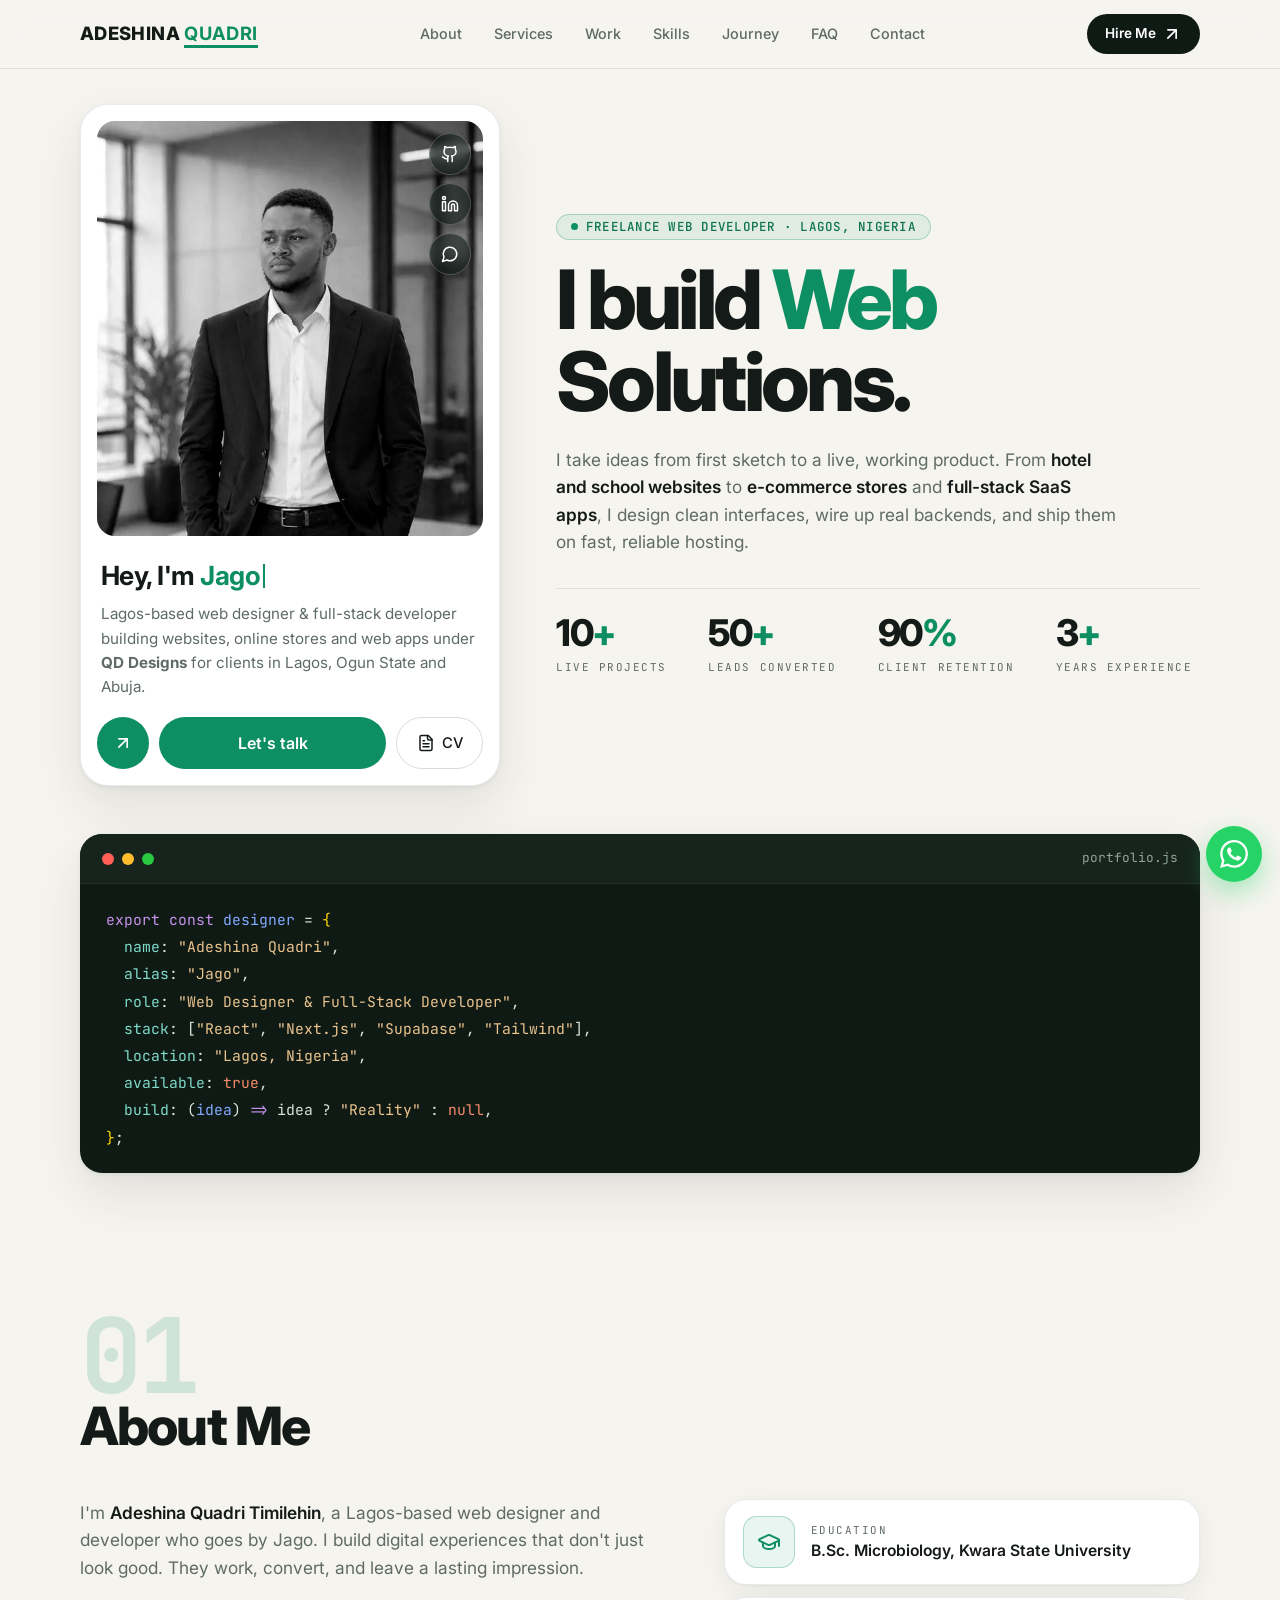
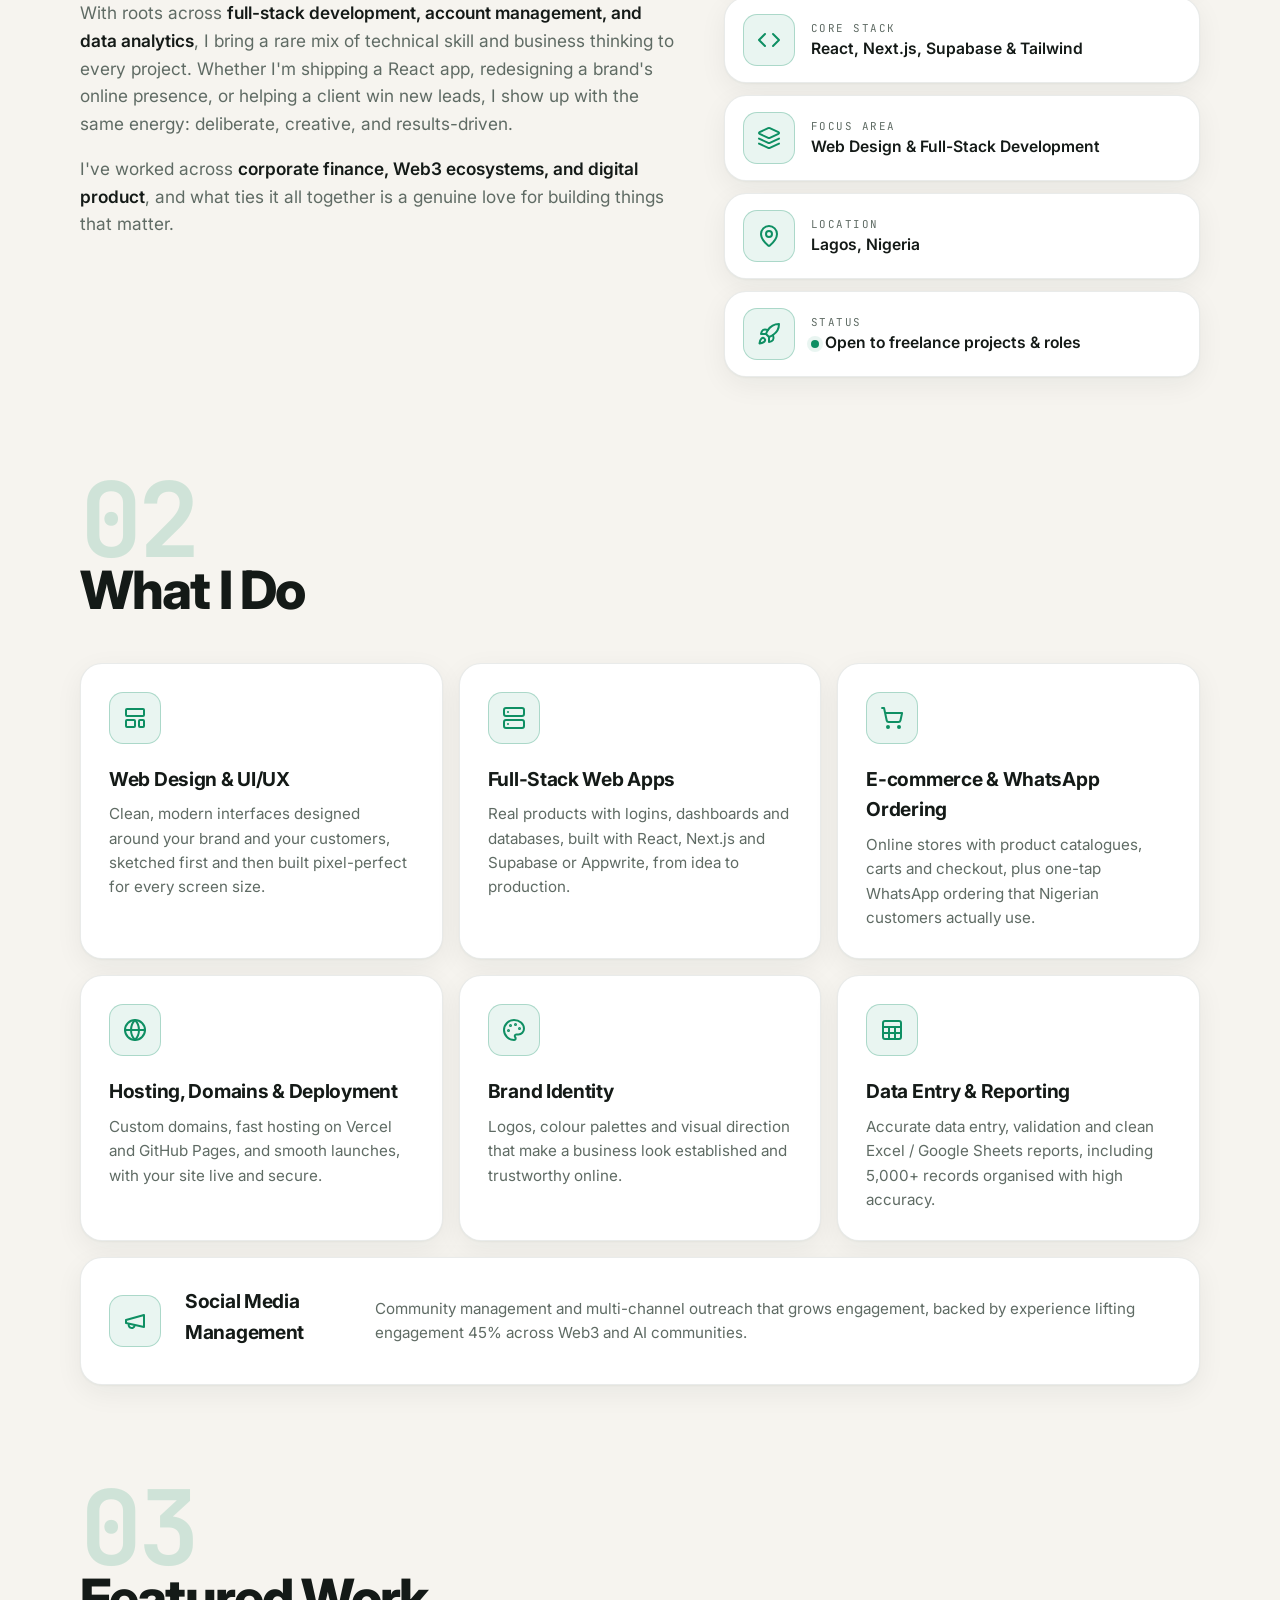
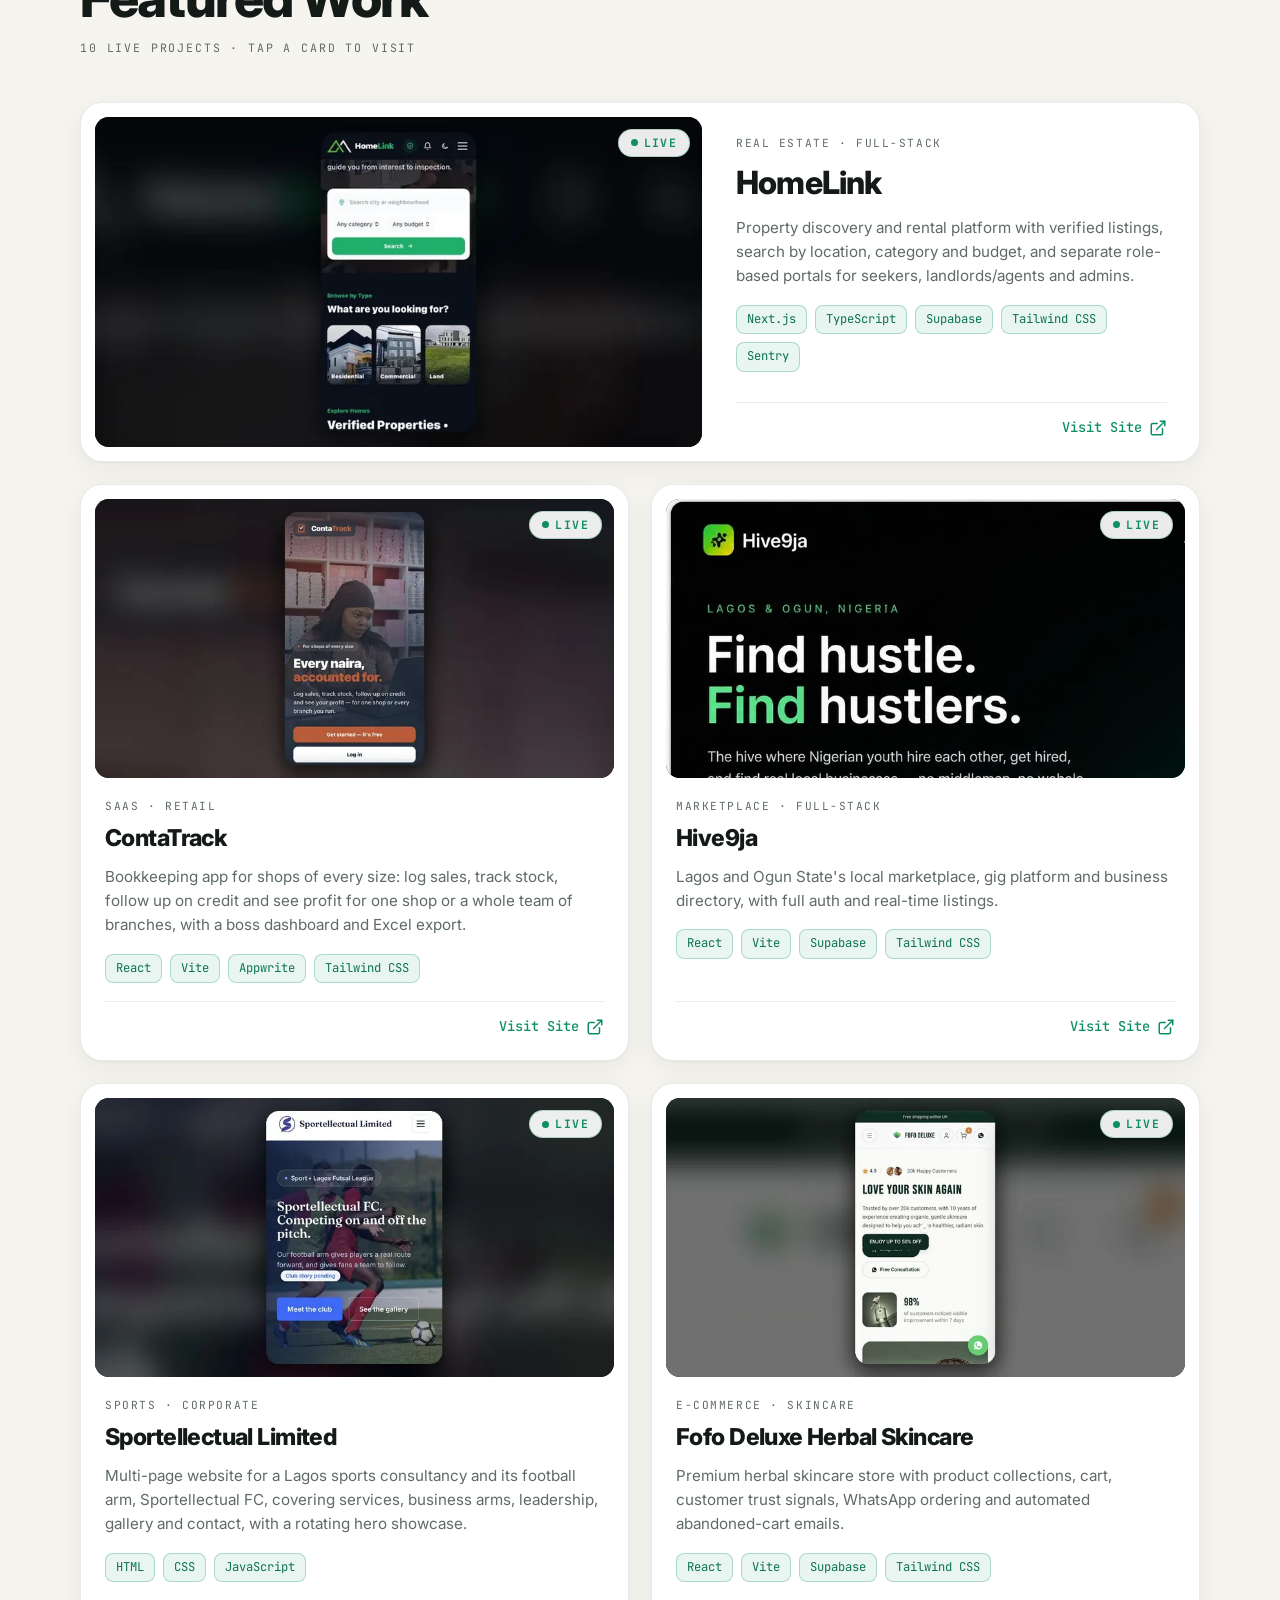
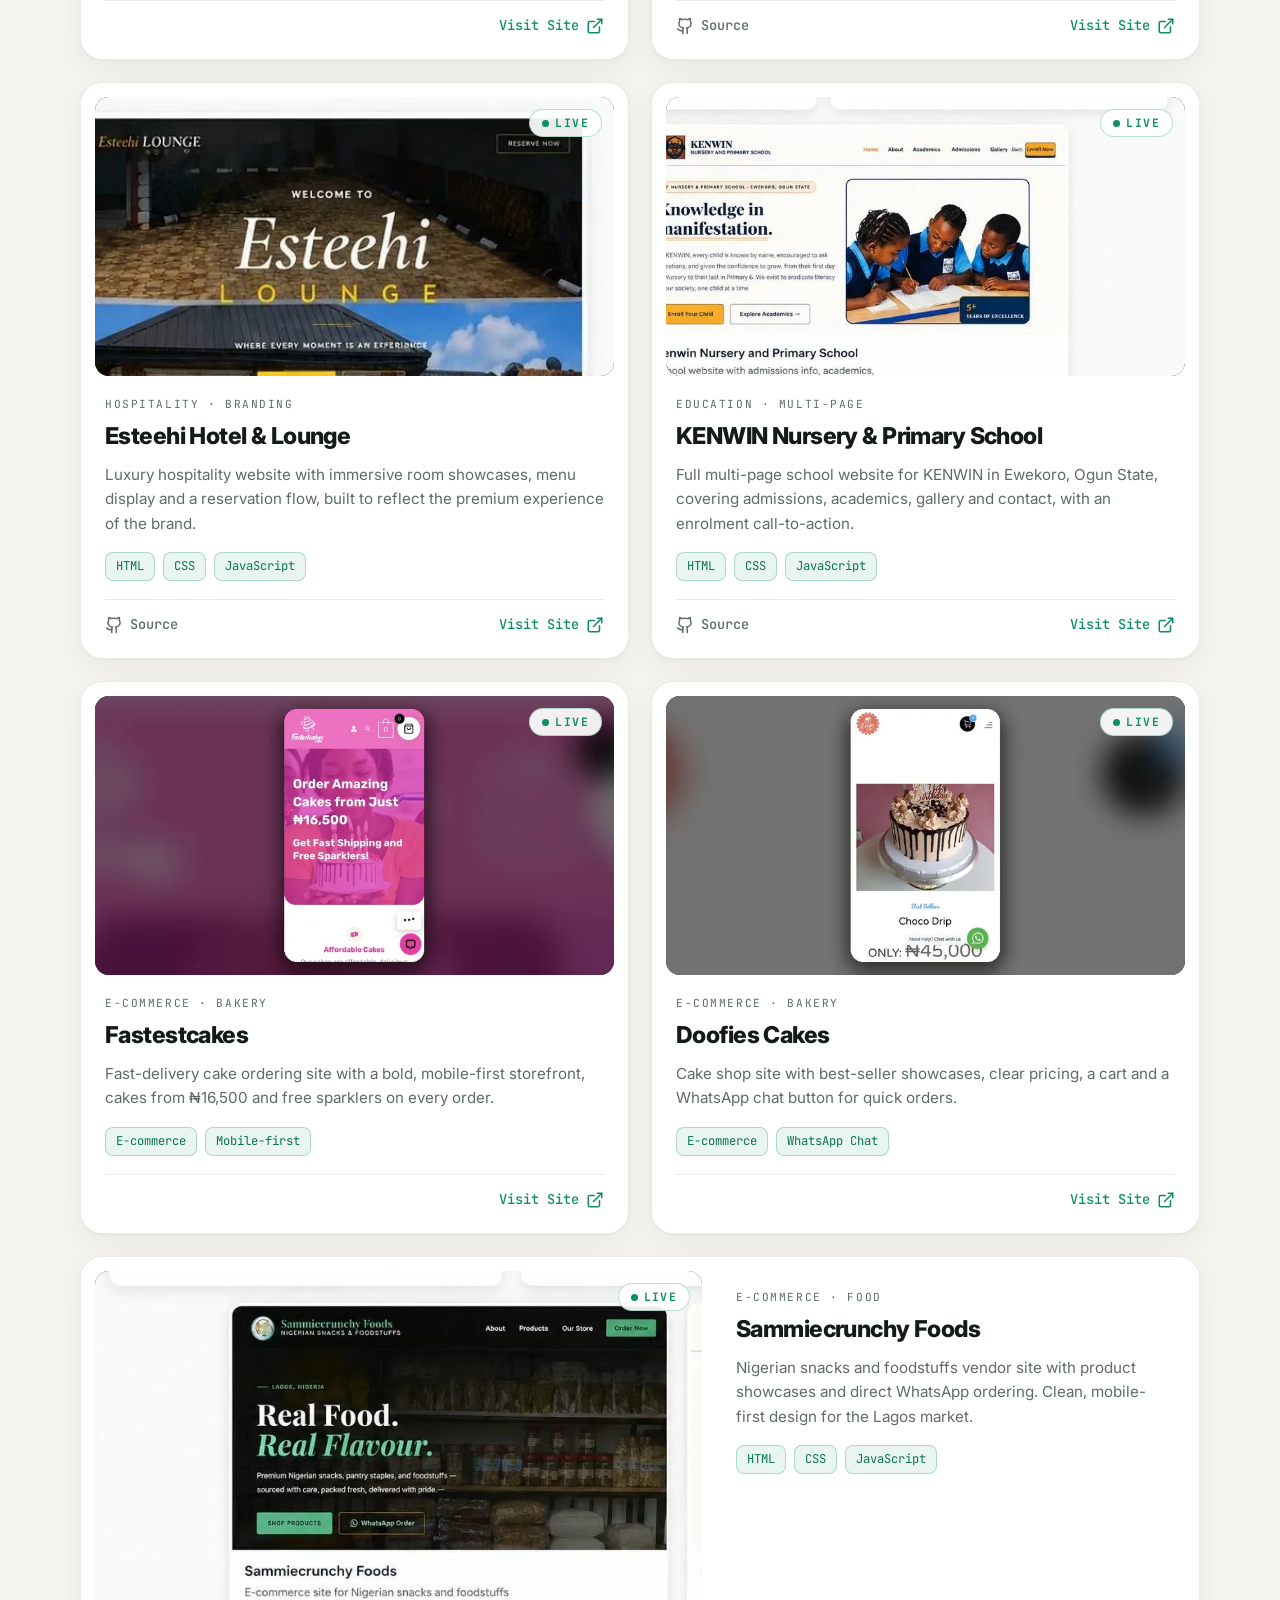
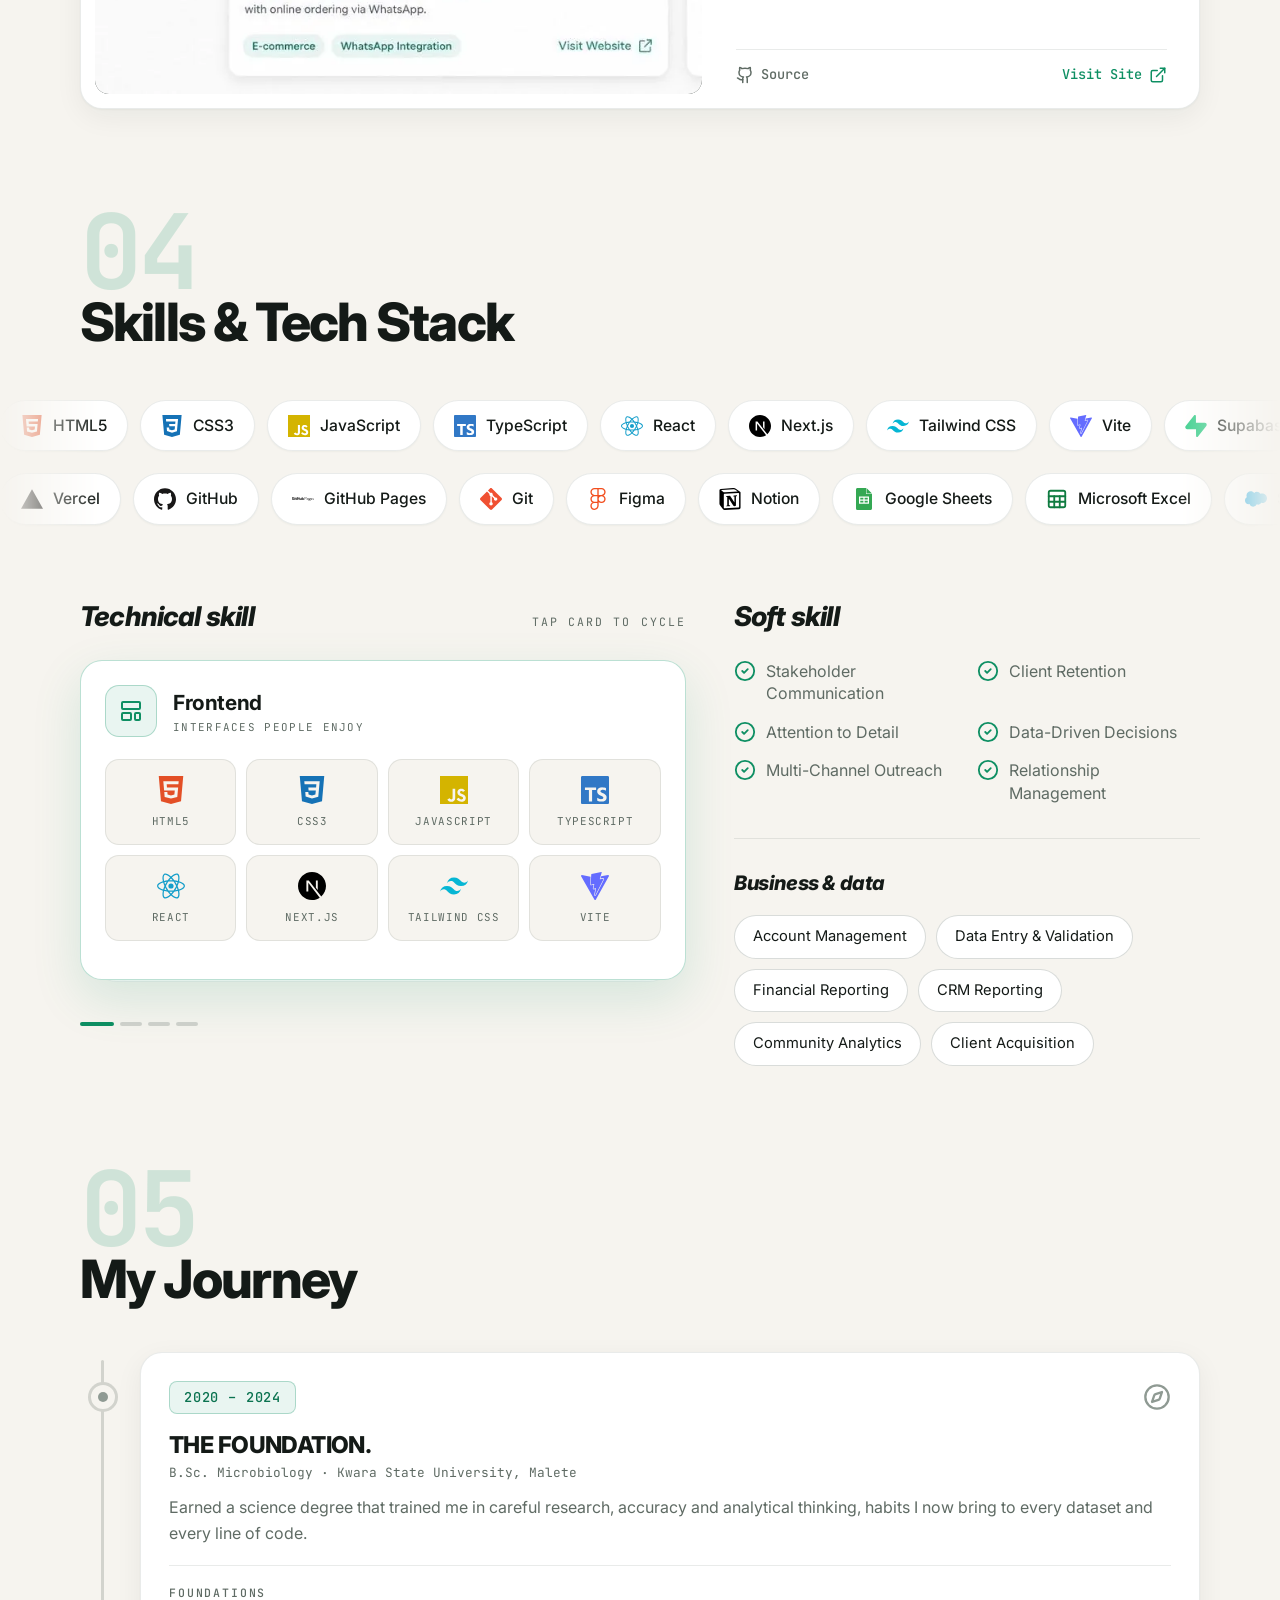
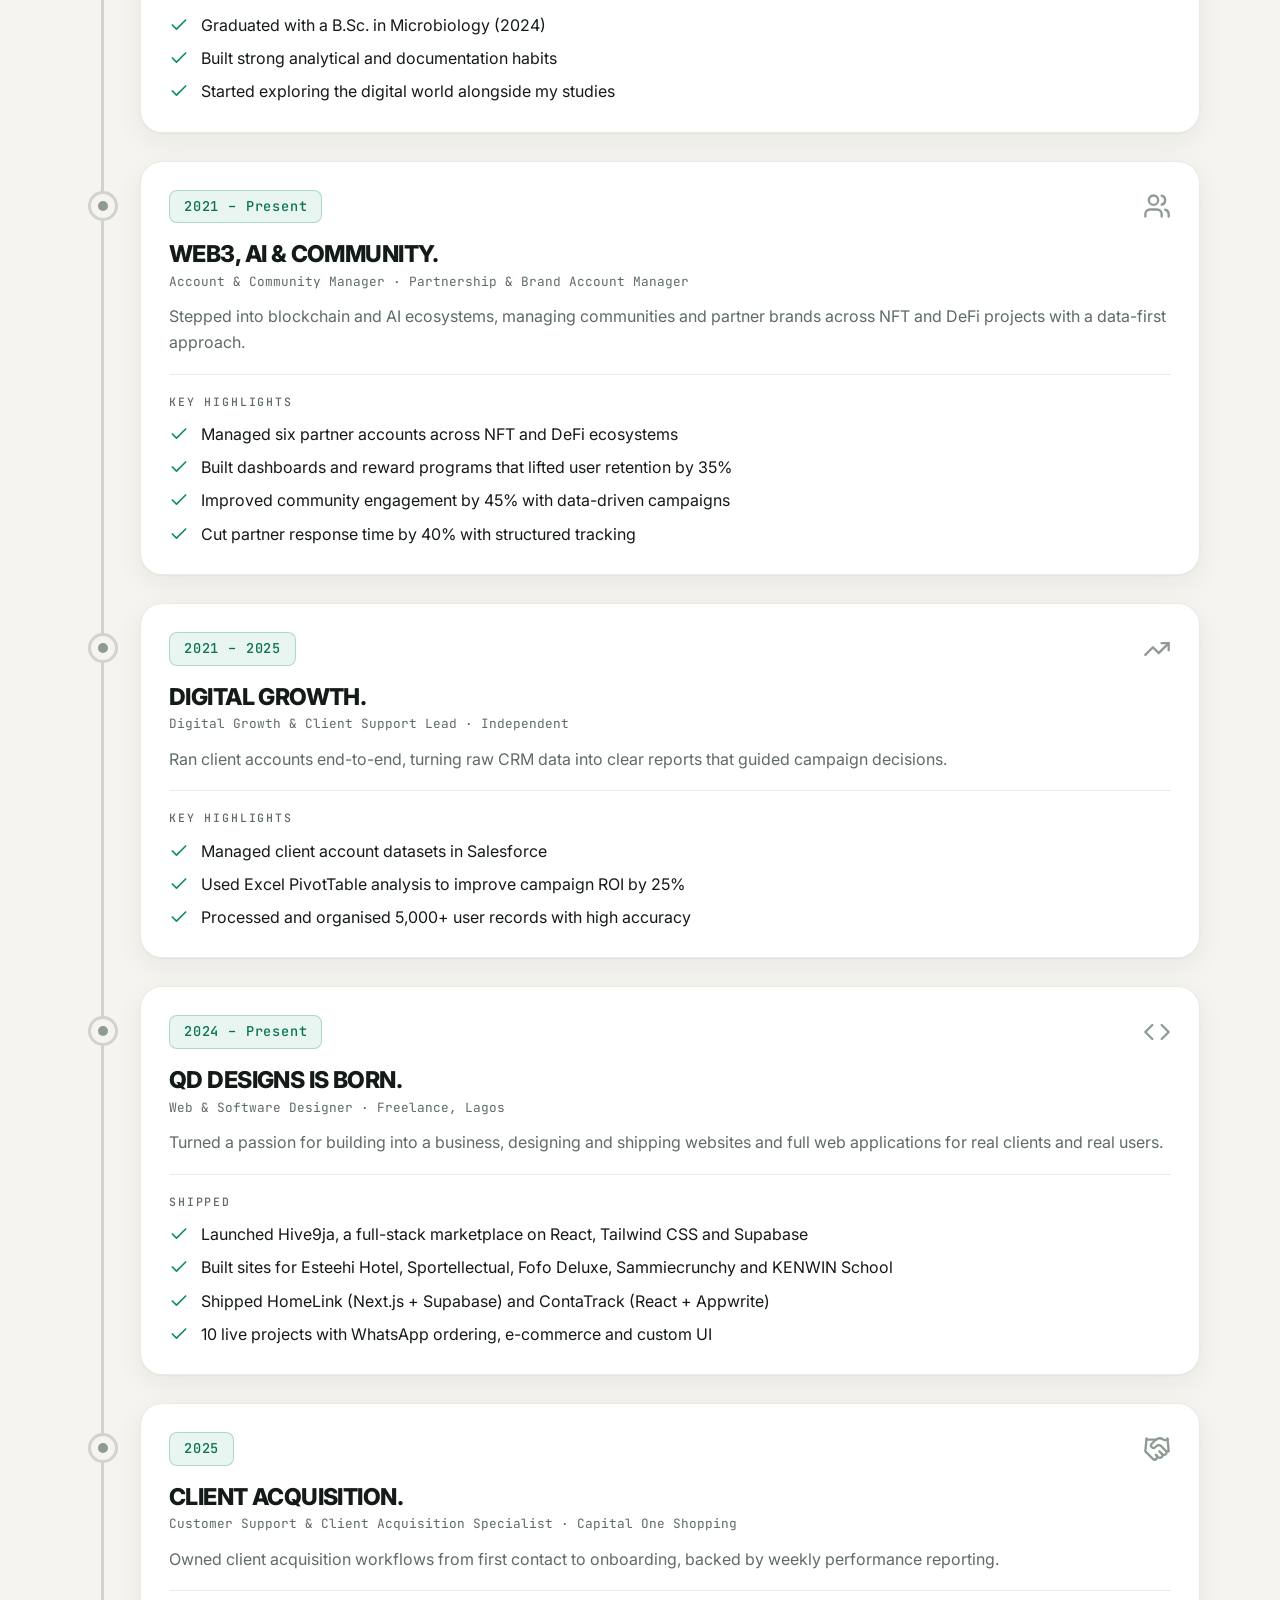
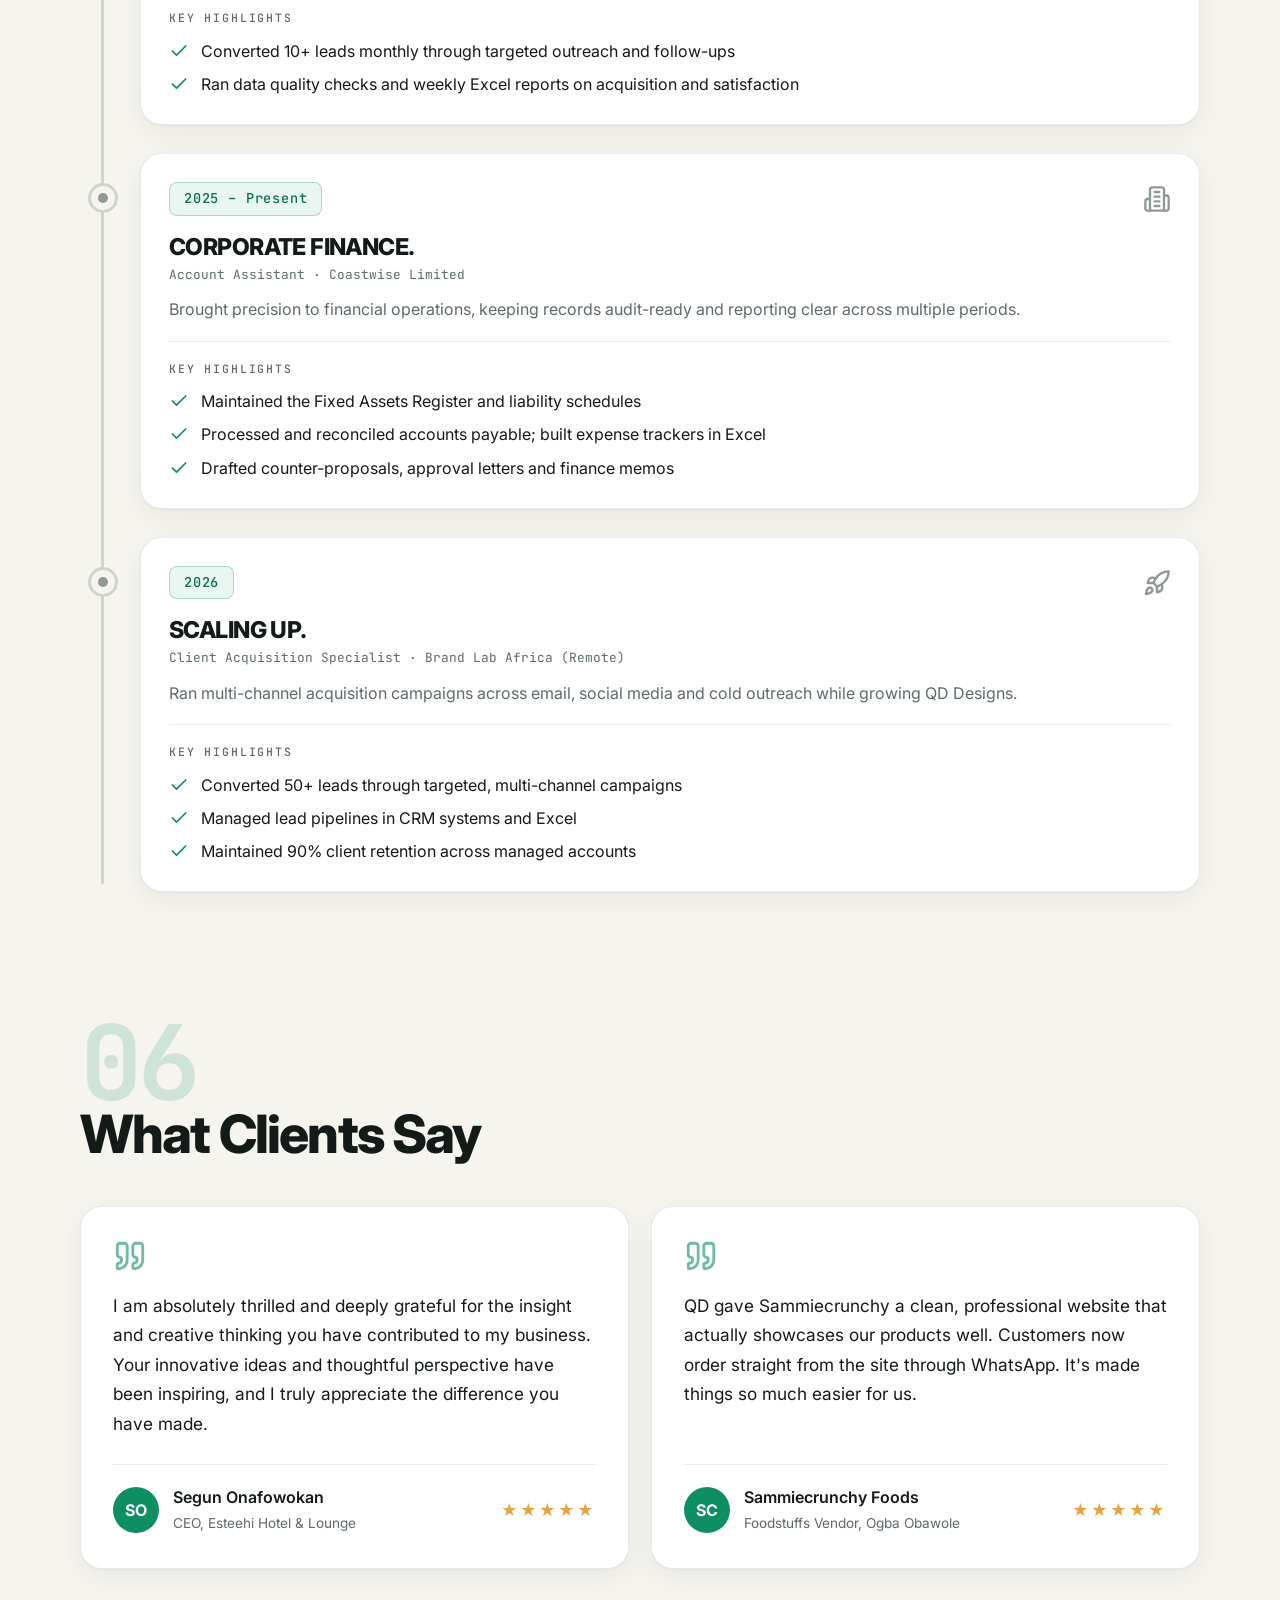
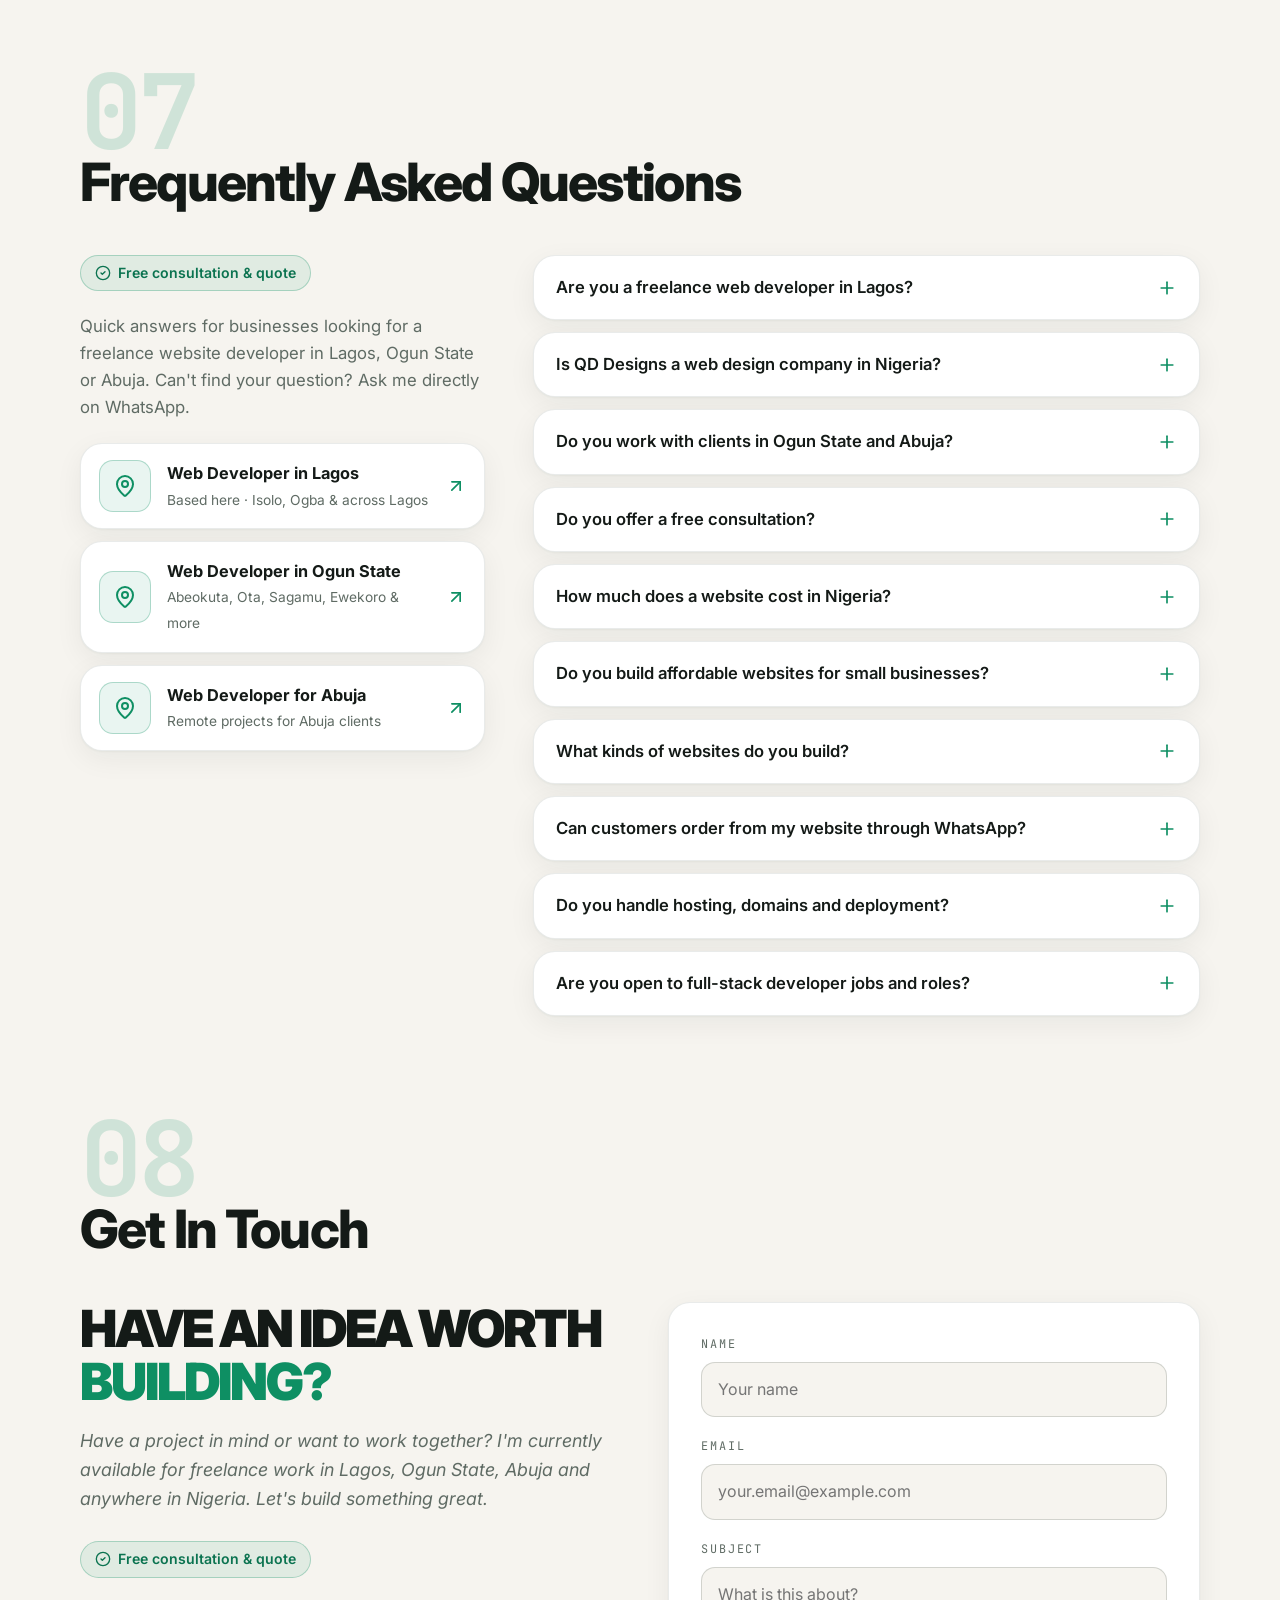
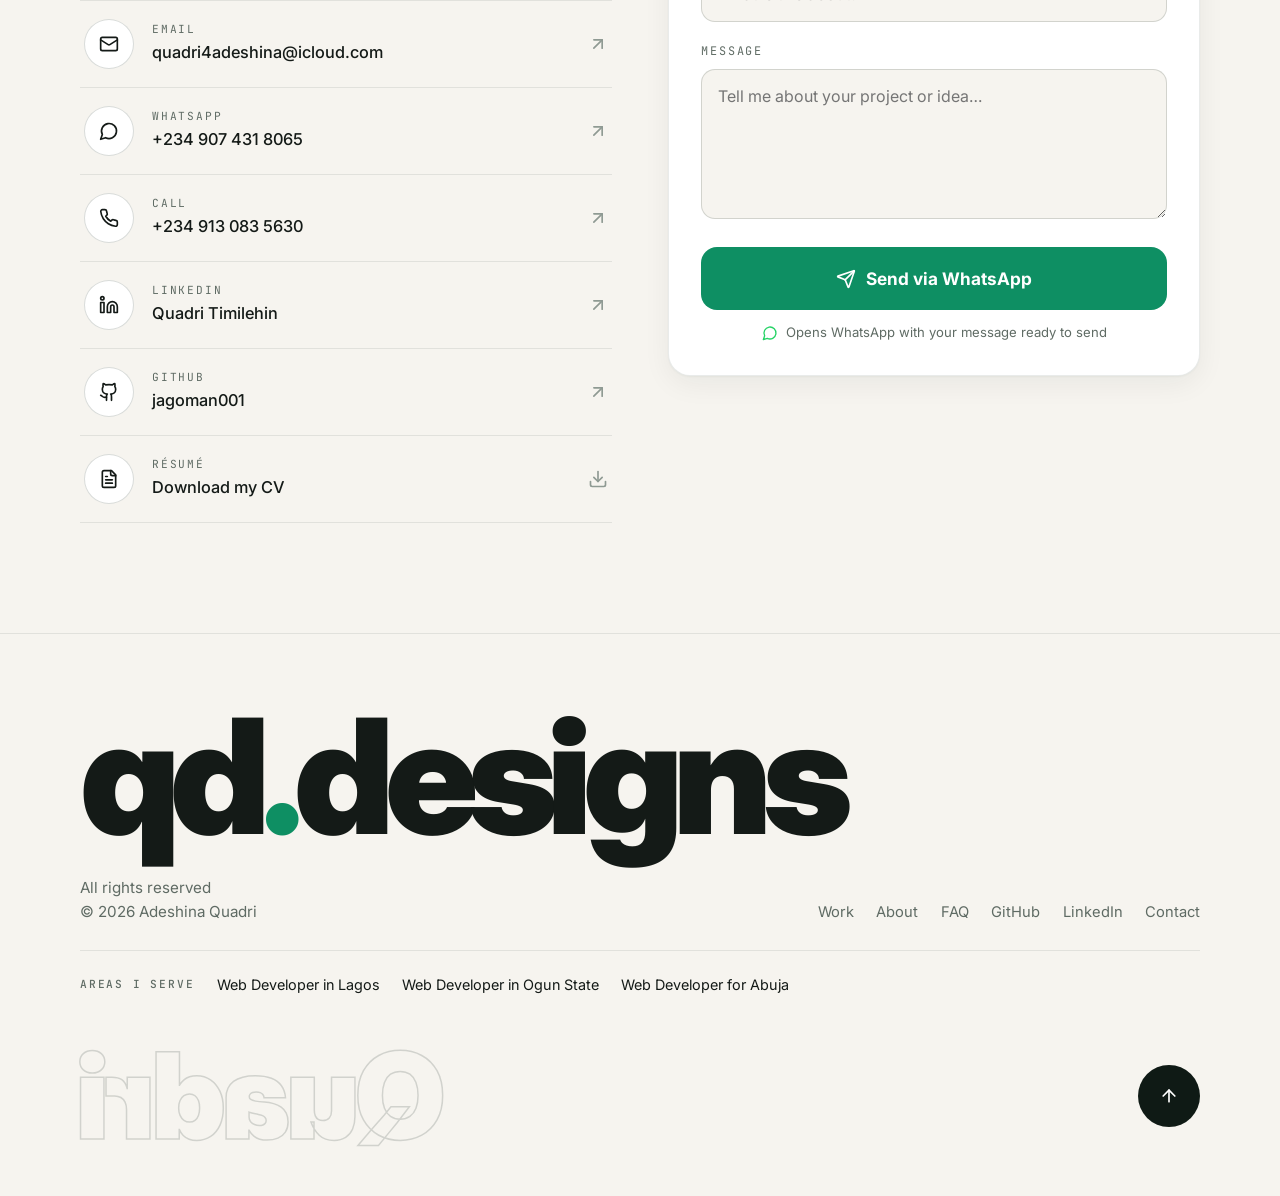
<file: index.html>
<!DOCTYPE html>
<html lang="en-NG">
<head>
<meta charset="UTF-8"/>
<meta name="viewport" content="width=device-width, initial-scale=1.0"/>
<title>Freelance Web Developer in Lagos | Adeshina Quadri, QD Designs</title>
<meta name="description" content="Freelance web designer &amp; full-stack developer in Lagos, Nigeria. Business websites, e-commerce stores &amp; web apps for clients in Lagos, Ogun State &amp; Abuja. Free quote."/>
<link rel="canonical" href="https://qd-designs.vercel.app/"/>
<meta name="robots" content="index, follow, max-image-preview:large"/>
<meta name="author" content="Adeshina Quadri"/>
<meta name="theme-color" content="#f6f4ef"/>
<meta name="geo.region" content="NG-LA"/>
<meta name="geo.placename" content="Lagos"/>
<meta property="og:type" content="website"/>
<meta property="og:site_name" content="QD Designs"/>
<meta property="og:locale" content="en_NG"/>
<meta property="og:title" content="Freelance Web Developer in Lagos | Adeshina Quadri, QD Designs"/>
<meta property="og:description" content="Freelance web designer &amp; full-stack developer in Lagos, Nigeria. Business websites, e-commerce stores &amp; web apps for clients in Lagos, Ogun State &amp; Abuja. Free quote."/>
<meta property="og:url" content="https://qd-designs.vercel.app/"/>
<meta property="og:image" content="https://qd-designs.vercel.app/assets/og-image.jpg"/>
<meta property="og:image:width" content="1200"/>
<meta property="og:image:height" content="630"/>
<meta property="og:image:alt" content="Adeshina Quadri, freelance web developer in Lagos, Nigeria (QD Designs)"/>
<meta name="twitter:card" content="summary_large_image"/>
<meta name="twitter:title" content="Freelance Web Developer in Lagos | Adeshina Quadri, QD Designs"/>
<meta name="twitter:description" content="Freelance web designer &amp; full-stack developer in Lagos, Nigeria. Business websites, e-commerce stores &amp; web apps for clients in Lagos, Ogun State &amp; Abuja. Free quote."/>
<meta name="twitter:image" content="https://qd-designs.vercel.app/assets/og-image.jpg"/>
<link rel="icon" href="/favicon.svg" type="image/svg+xml"/>
<link rel="icon" href="/favicon-32.png" sizes="32x32" type="image/png"/>
<link rel="apple-touch-icon" href="/apple-touch-icon.png"/>
<link rel="preconnect" href="https://fonts.googleapis.com"/>
<link rel="preconnect" href="https://fonts.gstatic.com" crossorigin/>
<link href="https://fonts.googleapis.com/css2?family=Inter:wght@300;400;500;600;700;800;900&family=JetBrains+Mono:ital,wght@0,400;0,500;0,700;1,400&display=swap" rel="stylesheet"/>
<link rel="stylesheet" href="/assets/css/site.css"/>
<script>document.documentElement.classList.add('js')</script>
<script type="application/ld+json">{"@context":"https://schema.org","@graph":[{"@type":"WebSite","@id":"https://qd-designs.vercel.app/#website","url":"https://qd-designs.vercel.app/","name":"QD Designs","alternateName":"Adeshina Quadri, Freelance Web Developer in Lagos","inLanguage":"en-NG","publisher":{"@id":"https://qd-designs.vercel.app/#business"}},{"@type":"ProfessionalService","@id":"https://qd-designs.vercel.app/#business","name":"QD Designs","description":"Freelance web design and full-stack development studio run by Adeshina Quadri in Lagos, Nigeria, serving clients in Lagos, Ogun State, Abuja and across Nigeria.","url":"https://qd-designs.vercel.app/","image":"https://qd-designs.vercel.app/assets/og-image.jpg","logo":"https://qd-designs.vercel.app/apple-touch-icon.png","telephone":"+2349074318065","email":"quadri4adeshina@icloud.com","founder":{"@id":"https://qd-designs.vercel.app/#person"},"address":{"@type":"PostalAddress","addressLocality":"Lagos","addressRegion":"Lagos","addressCountry":"NG"},"areaServed":[{"@type":"City","name":"Lagos"},{"@type":"State","name":"Ogun State"},{"@type":"City","name":"Abuja"},{"@type":"Country","name":"Nigeria"}],"knowsLanguage":"en","hasOfferCatalog":{"@type":"OfferCatalog","name":"Web design & development services","itemListElement":[{"@type":"Offer","itemOffered":{"@type":"Service","name":"Website design and development","description":"Modern, mobile-first business websites designed and built from scratch."}},{"@type":"Offer","itemOffered":{"@type":"Service","name":"Full-stack web application development","description":"Web apps with logins, dashboards and databases using React, Next.js, Supabase and Appwrite."}},{"@type":"Offer","itemOffered":{"@type":"Service","name":"E-commerce website development","description":"Online stores with product catalogues, carts and WhatsApp ordering."}},{"@type":"Offer","itemOffered":{"@type":"Service","name":"Website hosting, domains and deployment","description":"Custom domains and fast hosting on Vercel and GitHub Pages."}},{"@type":"Offer","itemOffered":{"@type":"Service","name":"Brand identity design","description":"Logos, colour palettes and visual direction for businesses."}},{"@type":"Offer","itemOffered":{"@type":"Service","name":"Data entry and reporting","description":"Accurate data entry, validation and Excel / Google Sheets reporting."}},{"@type":"Offer","itemOffered":{"@type":"Service","name":"Social media management","description":"Community management and multi-channel outreach."}}]},"sameAs":["https://github.com/jagoman001","https://www.linkedin.com/in/quadri-timilehin-4bb19a3a5"]},{"@type":"Person","@id":"https://qd-designs.vercel.app/#person","name":"Adeshina Quadri Timilehin","alternateName":["Adeshina Quadri","Quadri Adeshina","Jago"],"jobTitle":"Freelance Web Developer & Full-Stack Developer","url":"https://qd-designs.vercel.app/","image":"https://qd-designs.vercel.app/assets/img/adeshina-quadri.webp","email":"mailto:quadri4adeshina@icloud.com","telephone":"+2349130835630","address":{"@type":"PostalAddress","addressLocality":"Lagos","addressRegion":"Lagos","addressCountry":"NG"},"alumniOf":{"@type":"CollegeOrUniversity","name":"Kwara State University"},"knowsAbout":["Web design","Web development","Full-stack development","React","Next.js","TypeScript","Supabase","Tailwind CSS","E-commerce websites","UI/UX design","Data entry","Social media management"],"worksFor":{"@id":"https://qd-designs.vercel.app/#business"},"sameAs":["https://github.com/jagoman001","https://www.linkedin.com/in/quadri-timilehin-4bb19a3a5"]},{"@type":"WebPage","@id":"https://qd-designs.vercel.app/#webpage","url":"https://qd-designs.vercel.app/","name":"Freelance Web Developer in Lagos | Adeshina Quadri, QD Designs","isPartOf":{"@id":"https://qd-designs.vercel.app/#website"},"about":{"@id":"https://qd-designs.vercel.app/#business"},"primaryImageOfPage":"https://qd-designs.vercel.app/assets/img/adeshina-quadri.webp","inLanguage":"en-NG"},{"@type":"FAQPage","mainEntity":[{"@type":"Question","name":"Are you a freelance web developer in Lagos?","acceptedAnswer":{"@type":"Answer","text":"Yes. I'm Adeshina Quadri, a freelance web designer and full-stack developer based in Lagos, Nigeria. Through QD Designs I build business websites, online stores and web apps for clients in Lagos and across Nigeria. More about working with me in Lagos →"}},{"@type":"Question","name":"Is QD Designs a web design company in Nigeria?","acceptedAnswer":{"@type":"Answer","text":"QD Designs is my freelance web design and development studio in Lagos. You work directly with me, the designer and developer, from the first call to launch, with no middlemen or hand-offs between teams."}},{"@type":"Question","name":"Do you work with clients in Ogun State and Abuja?","acceptedAnswer":{"@type":"Answer","text":"Yes. I work with clients across Ogun State (including KENWIN School in Ewekoro) and with clients in Abuja, fully remotely over WhatsApp, calls and video. See web developer in Ogun State and web developer for Abuja businesses."}},{"@type":"Question","name":"Do you offer a free consultation?","acceptedAnswer":{"@type":"Answer","text":"Yes. Every project starts with a free consultation and a free quote. Tell me about your business and what you need, and I'll recommend the right kind of website. Chat with me on WhatsApp →"}},{"@type":"Question","name":"How much does a website cost in Nigeria?","acceptedAnswer":{"@type":"Answer","text":"It depends on what you need: the number of pages, whether you need an online store or logins, and integrations like WhatsApp ordering or email. I don't use one-size-fits-all packages. Instead, you get a clear, free quote after a short chat about your project."}},{"@type":"Question","name":"Do you build affordable websites for small businesses?","acceptedAnswer":{"@type":"Answer","text":"Yes. Many of my clients are small and growing Nigerian businesses: food vendors, cake shops, schools and skincare brands. I scope each project around what your business actually needs, so you pay for what helps you sell, not for extras."}},{"@type":"Question","name":"What kinds of websites do you build?","acceptedAnswer":{"@type":"Answer","text":"Business and brand websites, e-commerce stores, school websites, hotel and hospitality sites, real-estate platforms, marketplaces and full SaaS web apps. Recent work includes HomeLink, ContaTrack, Hive9ja, Sportellectual, Fofo Deluxe and Esteehi Hotel & Lounge."}},{"@type":"Question","name":"Can customers order from my website through WhatsApp?","acceptedAnswer":{"@type":"Answer","text":"Yes. I build one-tap WhatsApp ordering into stores and business sites so customers can send their order straight to your WhatsApp, which is how many Nigerian customers prefer to buy."}},{"@type":"Question","name":"Do you handle hosting, domains and deployment?","acceptedAnswer":{"@type":"Answer","text":"Yes. I can set up your custom domain, host your site on fast, reliable platforms like Vercel or GitHub Pages, and launch it for you, so you don't have to deal with the technical side."}},{"@type":"Question","name":"Are you open to full-stack developer jobs and roles?","acceptedAnswer":{"@type":"Answer","text":"Yes. Alongside freelance projects I'm open to full-stack developer roles, remote or in Lagos. My core stack is React, Next.js, TypeScript, Supabase and Tailwind CSS. Connect on LinkedIn or download my CV."}}]}]}</script>
</head>
<body>


<nav id="nav">
  <div class="wrap nav-in">
    <a href="#top" class="logo">Adeshina <b>Quadri</b></a>
    <ul class="nav-links">
      <li><a href="#about">About</a></li>
      <li><a href="#services">Services</a></li>
      <li><a href="#work">Work</a></li>
      <li><a href="#skills">Skills</a></li>
      <li><a href="#journey">Journey</a></li>
      <li><a href="#faq">FAQ</a></li>
      <li><a href="#contact">Contact</a></li>
    </ul>
    <a href="#contact" class="nav-cta desk">Hire Me <svg class="ic" aria-hidden="true" xmlns="http://www.w3.org/2000/svg" viewBox="0 0 24 24" fill="none" stroke="currentColor" stroke-width="2" stroke-linecap="round" stroke-linejoin="round" > <path d="M7 7h10v10" /> <path d="M7 17 17 7" /> </svg></a>
    <button class="burger" id="burger" aria-label="Open menu"><svg class="ic" aria-hidden="true" xmlns="http://www.w3.org/2000/svg" viewBox="0 0 24 24" fill="none" stroke="currentColor" stroke-width="2" stroke-linecap="round" stroke-linejoin="round" > <line x1="4" x2="20" y1="12" y2="12" /> <line x1="4" x2="20" y1="6" y2="6" /> <line x1="4" x2="20" y1="18" y2="18" /> </svg></button>
  </div>
</nav>

<div class="mmenu" id="mmenu" aria-hidden="true">
  <div class="mmenu-top">
    <a href="#top" class="logo" data-close>Adeshina <b>Quadri</b></a>
    <button class="burger" style="display:block" data-close aria-label="Close menu"><svg class="ic" aria-hidden="true" xmlns="http://www.w3.org/2000/svg" viewBox="0 0 24 24" fill="none" stroke="currentColor" stroke-width="2" stroke-linecap="round" stroke-linejoin="round" > <path d="M18 6 6 18" /> <path d="m6 6 12 12" /> </svg></button>
  </div>
  <ul>
    <li><a href="#about" data-close><span>01</span>About</a></li>
    <li><a href="#services" data-close><span>02</span>Services</a></li>
    <li><a href="#work" data-close><span>03</span>Work</a></li>
    <li><a href="#skills" data-close><span>04</span>Skills</a></li>
    <li><a href="#journey" data-close><span>05</span>Journey</a></li>
    <li><a href="#faq" data-close><span>07</span>FAQ</a></li>
    <li><a href="#contact" data-close><span>08</span>Contact</a></li>
  </ul>
  <a href="#contact" class="nav-cta" data-close>Let's work together <svg class="ic" aria-hidden="true" xmlns="http://www.w3.org/2000/svg" viewBox="0 0 24 24" fill="none" stroke="currentColor" stroke-width="2" stroke-linecap="round" stroke-linejoin="round" > <path d="M7 7h10v10" /> <path d="M7 17 17 7" /> </svg></a>
</div>

<header class="hero" id="top">
  <div class="wrap">
    <div class="hero-grid">
      <div class="hero-card rv">
        <div class="hero-photo">
          <img src="/assets/img/adeshina-quadri.webp" alt="Adeshina Quadri, freelance web developer in Lagos, Nigeria" width="600" height="680" fetchpriority="high"/>
          <div class="hero-socials">
            <a href="https://github.com/jagoman001" target="_blank" rel="noopener" aria-label="GitHub"><svg class="ic" aria-hidden="true" xmlns="http://www.w3.org/2000/svg" viewBox="0 0 24 24" fill="none" stroke="currentColor" stroke-width="2" stroke-linecap="round" stroke-linejoin="round" > <path d="M15 22v-4a4.8 4.8 0 0 0-1-3.5c3 0 6-2 6-5.5.08-1.25-.27-2.48-1-3.5.28-1.15.28-2.35 0-3.5 0 0-1 0-3 1.5-2.64-.5-5.36-.5-8 0C6 2 5 2 5 2c-.3 1.15-.3 2.35 0 3.5A5.403 5.403 0 0 0 4 9c0 3.5 3 5.5 6 5.5-.39.49-.68 1.05-.85 1.65-.17.6-.22 1.23-.15 1.85v4" /> <path d="M9 18c-4.51 2-5-2-7-2" /> </svg></a>
            <a href="https://www.linkedin.com/in/quadri-timilehin-4bb19a3a5" target="_blank" rel="noopener" aria-label="LinkedIn"><svg class="ic" aria-hidden="true" xmlns="http://www.w3.org/2000/svg" viewBox="0 0 24 24" fill="none" stroke="currentColor" stroke-width="2" stroke-linecap="round" stroke-linejoin="round" > <path d="M16 8a6 6 0 0 1 6 6v7h-4v-7a2 2 0 0 0-2-2 2 2 0 0 0-2 2v7h-4v-7a6 6 0 0 1 6-6z" /> <rect width="4" height="12" x="2" y="9" /> <circle cx="4" cy="4" r="2" /> </svg></a>
            
            <a href="https://wa.me/2349074318065" target="_blank" rel="noopener" aria-label="WhatsApp"><svg class="ic" aria-hidden="true" xmlns="http://www.w3.org/2000/svg" viewBox="0 0 24 24" fill="none" stroke="currentColor" stroke-width="2" stroke-linecap="round" stroke-linejoin="round" > <path d="M7.9 20A9 9 0 1 0 4 16.1L2 22Z" /> </svg></a>
          </div>
        </div>
        <div class="hero-hi">Hey, I'm <span class="typed" id="typed">Adeshina Quadri</span><i class="caret"></i></div>
        <p class="hero-sub">Lagos-based web designer &amp; full-stack developer building websites, online stores and web apps under <strong>QD Designs</strong> for clients in Lagos, Ogun State and Abuja.</p>
        <div class="hero-btns">
          <a href="#work" class="btn-round" aria-label="See my work"><svg class="ic" aria-hidden="true" xmlns="http://www.w3.org/2000/svg" viewBox="0 0 24 24" fill="none" stroke="currentColor" stroke-width="2" stroke-linecap="round" stroke-linejoin="round" > <path d="M7 7h10v10" /> <path d="M7 17 17 7" /> </svg></a>
          <a href="#contact" class="btn-pill">Let's talk</a>
          <a href="/assets/Adeshina_Quadri_CV.pdf" download="Adeshina_Quadri_CV.pdf" class="btn-ghost"><svg class="ic" aria-hidden="true" xmlns="http://www.w3.org/2000/svg" viewBox="0 0 24 24" fill="none" stroke="currentColor" stroke-width="2" stroke-linecap="round" stroke-linejoin="round" > <path d="M15 2H6a2 2 0 0 0-2 2v16a2 2 0 0 0 2 2h12a2 2 0 0 0 2-2V7Z" /> <path d="M14 2v4a2 2 0 0 0 2 2h4" /> <path d="M10 9H8" /> <path d="M16 13H8" /> <path d="M16 17H8" /> </svg> CV</a>
        </div>
      </div>

      <div class="hero-right">
        <h1 class="rv"><span class="eyebrow">Freelance Web Developer · Lagos, Nigeria</span>I build <em>Web</em><br/>Solutions.</h1>
        <p class="lede rv">I take ideas from first sketch to a live, working product. From <strong>hotel and school websites</strong> to <strong>e-commerce stores</strong> and <strong>full-stack SaaS apps</strong>, I design clean interfaces, wire up real backends, and ship them on fast, reliable hosting.</p>
        <div class="stats rv">
          <div><div class="stat-n" data-count="10">10<span>+</span></div><div class="stat-l">Live projects</div></div>
          <div><div class="stat-n" data-count="50">50<span>+</span></div><div class="stat-l">Leads converted</div></div>
          <div><div class="stat-n" data-count="90">90<span>%</span></div><div class="stat-l">Client retention</div></div>
          <div><div class="stat-n" data-count="3">3<span>+</span></div><div class="stat-l">Years experience</div></div>
        </div>
      </div>
    </div>

    <div class="code rv">
      <div class="code-top"><div class="dots"><i></i><i></i><i></i></div><span>portfolio.js</span></div>
<pre><span class="k">export const</span> <span class="v">designer</span> = <span class="b">{</span>
  <span class="p">name</span>: <span class="s">"Adeshina Quadri"</span>,
  <span class="p">alias</span>: <span class="s">"Jago"</span>,
  <span class="p">role</span>: <span class="s">"Web Designer &amp; Full-Stack Developer"</span>,
  <span class="p">stack</span>: [<span class="s">"React"</span>, <span class="s">"Next.js"</span>, <span class="s">"Supabase"</span>, <span class="s">"Tailwind"</span>],
  <span class="p">location</span>: <span class="s">"Lagos, Nigeria"</span>,
  <span class="p">available</span>: <span class="n">true</span>,
  <span class="p">build</span>: (<span class="v">idea</span>) <span class="k">=&gt;</span> idea ? <span class="s">"Reality"</span> : <span class="n">null</span>,
<span class="b">}</span>;</pre>
    </div>
  </div>
</header>

<section id="about">
  <div class="wrap">
    <div class="sec-head rv"><div class="sec-num">01</div><h2 class="sec-title">About Me</h2></div>
    <div class="about-grid">
      <div class="about-text rv">
        <p>I'm <strong>Adeshina Quadri Timilehin</strong>, a Lagos-based web designer and developer who goes by Jago. I build digital experiences that don't just look good. They work, convert, and leave a lasting impression.</p>
        <p>With roots across <strong>full-stack development, account management, and data analytics</strong>, I bring a rare mix of technical skill and business thinking to every project. Whether I'm shipping a React app, redesigning a brand's online presence, or helping a client win new leads, I show up with the same energy: deliberate, creative, and results-driven.</p>
        <p>I've worked across <strong>corporate finance, Web3 ecosystems, and digital product</strong>, and what ties it all together is a genuine love for building things that matter.</p>
      </div>
      <div class="info-list">
        <div class="card info rv"><div class="ibox"><svg class="ic" aria-hidden="true" xmlns="http://www.w3.org/2000/svg" viewBox="0 0 24 24" fill="none" stroke="currentColor" stroke-width="2" stroke-linecap="round" stroke-linejoin="round" > <path d="M21.42 10.922a1 1 0 0 0-.019-1.838L12.83 5.18a2 2 0 0 0-1.66 0L2.6 9.08a1 1 0 0 0 0 1.832l8.57 3.908a2 2 0 0 0 1.66 0z" /> <path d="M22 10v6" /> <path d="M6 12.5V16a6 3 0 0 0 12 0v-3.5" /> </svg></div><div><div class="info-l">Education</div><div class="info-v">B.Sc. Microbiology, Kwara State University</div></div></div>
        <div class="card info rv"><div class="ibox"><svg class="ic" aria-hidden="true" xmlns="http://www.w3.org/2000/svg" viewBox="0 0 24 24" fill="none" stroke="currentColor" stroke-width="2" stroke-linecap="round" stroke-linejoin="round" > <polyline points="16 18 22 12 16 6" /> <polyline points="8 6 2 12 8 18" /> </svg></div><div><div class="info-l">Core stack</div><div class="info-v">React, Next.js, Supabase &amp; Tailwind</div></div></div>
        <div class="card info rv"><div class="ibox"><svg class="ic" aria-hidden="true" xmlns="http://www.w3.org/2000/svg" viewBox="0 0 24 24" fill="none" stroke="currentColor" stroke-width="2" stroke-linecap="round" stroke-linejoin="round" > <path d="m12.83 2.18a2 2 0 0 0-1.66 0L2.6 6.08a1 1 0 0 0 0 1.83l8.58 3.91a2 2 0 0 0 1.66 0l8.58-3.9a1 1 0 0 0 0-1.83Z" /> <path d="m22 17.65-9.17 4.16a2 2 0 0 1-1.66 0L2 17.65" /> <path d="m22 12.65-9.17 4.16a2 2 0 0 1-1.66 0L2 12.65" /> </svg></div><div><div class="info-l">Focus area</div><div class="info-v">Web Design &amp; Full-Stack Development</div></div></div>
        <div class="card info rv"><div class="ibox"><svg class="ic" aria-hidden="true" xmlns="http://www.w3.org/2000/svg" viewBox="0 0 24 24" fill="none" stroke="currentColor" stroke-width="2" stroke-linecap="round" stroke-linejoin="round" > <path d="M20 10c0 4.993-5.539 10.193-7.399 11.799a1 1 0 0 1-1.202 0C9.539 20.193 4 14.993 4 10a8 8 0 0 1 16 0" /> <circle cx="12" cy="10" r="3" /> </svg></div><div><div class="info-l">Location</div><div class="info-v">Lagos, Nigeria</div></div></div>
        <div class="card info rv"><div class="ibox"><svg class="ic" aria-hidden="true" xmlns="http://www.w3.org/2000/svg" viewBox="0 0 24 24" fill="none" stroke="currentColor" stroke-width="2" stroke-linecap="round" stroke-linejoin="round" > <path d="M4.5 16.5c-1.5 1.26-2 5-2 5s3.74-.5 5-2c.71-.84.7-2.13-.09-2.91a2.18 2.18 0 0 0-2.91-.09z" /> <path d="m12 15-3-3a22 22 0 0 1 2-3.95A12.88 12.88 0 0 1 22 2c0 2.72-.78 7.5-6 11a22.35 22.35 0 0 1-4 2z" /> <path d="M9 12H4s.55-3.03 2-4c1.62-1.08 5 0 5 0" /> <path d="M12 15v5s3.03-.55 4-2c1.08-1.62 0-5 0-5" /> </svg></div><div><div class="info-l">Status</div><div class="info-v"><span class="live"></span>Open to freelance projects &amp; roles</div></div></div>
      </div>
    </div>
  </div>
</section>

<section id="services">
  <div class="wrap">
    <div class="sec-head rv"><div class="sec-num">02</div><h2 class="sec-title">What I Do</h2></div>
    <div class="svc-grid">
      <div class="card svc rv"><div class="ibox"><svg class="ic" aria-hidden="true" xmlns="http://www.w3.org/2000/svg" viewBox="0 0 24 24" fill="none" stroke="currentColor" stroke-width="2" stroke-linecap="round" stroke-linejoin="round" > <rect width="18" height="7" x="3" y="3" rx="1" /> <rect width="9" height="7" x="3" y="14" rx="1" /> <rect width="5" height="7" x="16" y="14" rx="1" /> </svg></div><h3>Web Design &amp; UI/UX</h3><p>Clean, modern interfaces designed around your brand and your customers, sketched first and then built pixel-perfect for every screen size.</p></div>
      <div class="card svc rv"><div class="ibox"><svg class="ic" aria-hidden="true" xmlns="http://www.w3.org/2000/svg" viewBox="0 0 24 24" fill="none" stroke="currentColor" stroke-width="2" stroke-linecap="round" stroke-linejoin="round" > <rect width="20" height="8" x="2" y="2" rx="2" ry="2" /> <rect width="20" height="8" x="2" y="14" rx="2" ry="2" /> <line x1="6" x2="6.01" y1="6" y2="6" /> <line x1="6" x2="6.01" y1="18" y2="18" /> </svg></div><h3>Full-Stack Web Apps</h3><p>Real products with logins, dashboards and databases, built with React, Next.js and Supabase or Appwrite, from idea to production.</p></div>
      <div class="card svc rv"><div class="ibox"><svg class="ic" aria-hidden="true" xmlns="http://www.w3.org/2000/svg" viewBox="0 0 24 24" fill="none" stroke="currentColor" stroke-width="2" stroke-linecap="round" stroke-linejoin="round" > <circle cx="8" cy="21" r="1" /> <circle cx="19" cy="21" r="1" /> <path d="M2.05 2.05h2l2.66 12.42a2 2 0 0 0 2 1.58h9.78a2 2 0 0 0 1.95-1.57l1.65-7.43H5.12" /> </svg></div><h3>E-commerce &amp; WhatsApp Ordering</h3><p>Online stores with product catalogues, carts and checkout, plus one-tap WhatsApp ordering that Nigerian customers actually use.</p></div>
      <div class="card svc rv"><div class="ibox"><svg class="ic" aria-hidden="true" xmlns="http://www.w3.org/2000/svg" viewBox="0 0 24 24" fill="none" stroke="currentColor" stroke-width="2" stroke-linecap="round" stroke-linejoin="round" > <circle cx="12" cy="12" r="10" /> <path d="M12 2a14.5 14.5 0 0 0 0 20 14.5 14.5 0 0 0 0-20" /> <path d="M2 12h20" /> </svg></div><h3>Hosting, Domains &amp; Deployment</h3><p>Custom domains, fast hosting on Vercel and GitHub Pages, and smooth launches, with your site live and secure.</p></div>
      <div class="card svc rv"><div class="ibox"><svg class="ic" aria-hidden="true" xmlns="http://www.w3.org/2000/svg" viewBox="0 0 24 24" fill="none" stroke="currentColor" stroke-width="2" stroke-linecap="round" stroke-linejoin="round" > <circle cx="13.5" cy="6.5" r=".5" fill="currentColor" /> <circle cx="17.5" cy="10.5" r=".5" fill="currentColor" /> <circle cx="8.5" cy="7.5" r=".5" fill="currentColor" /> <circle cx="6.5" cy="12.5" r=".5" fill="currentColor" /> <path d="M12 2C6.5 2 2 6.5 2 12s4.5 10 10 10c.926 0 1.648-.746 1.648-1.688 0-.437-.18-.835-.437-1.125-.29-.289-.438-.652-.438-1.125a1.64 1.64 0 0 1 1.668-1.668h1.996c3.051 0 5.555-2.503 5.555-5.554C21.965 6.012 17.461 2 12 2z" /> </svg></div><h3>Brand Identity</h3><p>Logos, colour palettes and visual direction that make a business look established and trustworthy online.</p></div>
      <div class="card svc rv"><div class="ibox"><svg class="ic" aria-hidden="true" xmlns="http://www.w3.org/2000/svg" viewBox="0 0 24 24" fill="none" stroke="currentColor" stroke-width="2" stroke-linecap="round" stroke-linejoin="round" > <rect width="18" height="18" x="3" y="3" rx="2" ry="2" /> <line x1="3" x2="21" y1="9" y2="9" /> <line x1="3" x2="21" y1="15" y2="15" /> <line x1="9" x2="9" y1="9" y2="21" /> <line x1="15" x2="15" y1="9" y2="21" /> </svg></div><h3>Data Entry &amp; Reporting</h3><p>Accurate data entry, validation and clean Excel / Google Sheets reports, including 5,000+ records organised with high accuracy.</p></div>
      <div class="card svc rv"><div class="ibox"><svg class="ic" aria-hidden="true" xmlns="http://www.w3.org/2000/svg" viewBox="0 0 24 24" fill="none" stroke="currentColor" stroke-width="2" stroke-linecap="round" stroke-linejoin="round" > <path d="m3 11 18-5v12L3 14v-3z" /> <path d="M11.6 16.8a3 3 0 1 1-5.8-1.6" /> </svg></div><h3>Social Media Management</h3><p>Community management and multi-channel outreach that grows engagement, backed by experience lifting engagement 45% across Web3 and AI communities.</p></div>
    </div>
  </div>
</section>

<section id="work">
  <div class="wrap">
    <div class="sec-head rv"><div class="sec-num">03</div><h2 class="sec-title">Featured Work</h2><p class="sec-kicker">10 live projects · tap a card to visit</p></div>
    <div class="work-grid">
      <article class="card proj rv">
        <a class="proj-img" href="https://www.homelink.living" target="_blank" rel="noopener" aria-label="Visit HomeLink"><img src="/assets/img/homelink.webp" loading="lazy" decoding="async" width="1200" height="432" alt="HomeLink website preview"/><span class="badge-live">LIVE</span></a>
        <div class="proj-body">
          <div class="proj-cat">Real Estate · Full-Stack</div>
          <h3>HomeLink</h3>
          <p>Property discovery and rental platform with verified listings, search by location, category and budget, and separate role-based portals for seekers, landlords/agents and admins.</p>
          <div class="chips"><span class="chip">Next.js</span><span class="chip">TypeScript</span><span class="chip">Supabase</span><span class="chip">Tailwind CSS</span><span class="chip">Sentry</span></div>
          <div class="proj-foot"><a class="visit" href="https://www.homelink.living" target="_blank" rel="noopener">Visit Site <svg class="ic" aria-hidden="true" xmlns="http://www.w3.org/2000/svg" viewBox="0 0 24 24" fill="none" stroke="currentColor" stroke-width="2" stroke-linecap="round" stroke-linejoin="round" > <path d="M15 3h6v6" /> <path d="M10 14 21 3" /> <path d="M18 13v6a2 2 0 0 1-2 2H5a2 2 0 0 1-2-2V8a2 2 0 0 1 2-2h6" /> </svg></a></div>
        </div>
      </article>
      <article class="card proj rv">
        <a class="proj-img" href="https://retail-tracker-six.vercel.app" target="_blank" rel="noopener" aria-label="Visit ContaTrack"><img src="/assets/img/contatrack.webp" loading="lazy" decoding="async" width="1200" height="432" alt="ContaTrack website preview"/><span class="badge-live">LIVE</span></a>
        <div class="proj-body">
          <div class="proj-cat">SaaS · Retail</div>
          <h3>ContaTrack</h3>
          <p>Bookkeeping app for shops of every size: log sales, track stock, follow up on credit and see profit for one shop or a whole team of branches, with a boss dashboard and Excel export.</p>
          <div class="chips"><span class="chip">React</span><span class="chip">Vite</span><span class="chip">Appwrite</span><span class="chip">Tailwind CSS</span></div>
          <div class="proj-foot"><a class="visit" href="https://retail-tracker-six.vercel.app" target="_blank" rel="noopener">Visit Site <svg class="ic" aria-hidden="true" xmlns="http://www.w3.org/2000/svg" viewBox="0 0 24 24" fill="none" stroke="currentColor" stroke-width="2" stroke-linecap="round" stroke-linejoin="round" > <path d="M15 3h6v6" /> <path d="M10 14 21 3" /> <path d="M18 13v6a2 2 0 0 1-2 2H5a2 2 0 0 1-2-2V8a2 2 0 0 1 2-2h6" /> </svg></a></div>
        </div>
      </article>
      <article class="card proj rv">
        <a class="proj-img" href="https://hive9ja.vercel.app" target="_blank" rel="noopener" aria-label="Visit Hive9ja"><img src="/assets/img/hive9ja.webp" loading="lazy" decoding="async" width="1200" height="432" style="object-position:left top" alt="Hive9ja website preview"/><span class="badge-live">LIVE</span></a>
        <div class="proj-body">
          <div class="proj-cat">Marketplace · Full-Stack</div>
          <h3>Hive9ja</h3>
          <p>Lagos and Ogun State's local marketplace, gig platform and business directory, with full auth and real-time listings.</p>
          <div class="chips"><span class="chip">React</span><span class="chip">Vite</span><span class="chip">Supabase</span><span class="chip">Tailwind CSS</span></div>
          <div class="proj-foot"><a class="visit" href="https://hive9ja.vercel.app" target="_blank" rel="noopener">Visit Site <svg class="ic" aria-hidden="true" xmlns="http://www.w3.org/2000/svg" viewBox="0 0 24 24" fill="none" stroke="currentColor" stroke-width="2" stroke-linecap="round" stroke-linejoin="round" > <path d="M15 3h6v6" /> <path d="M10 14 21 3" /> <path d="M18 13v6a2 2 0 0 1-2 2H5a2 2 0 0 1-2-2V8a2 2 0 0 1 2-2h6" /> </svg></a></div>
        </div>
      </article>
      <article class="card proj rv">
        <a class="proj-img" href="https://www.sportellectualltd.com" target="_blank" rel="noopener" aria-label="Visit Sportellectual Limited"><img src="/assets/img/sportellectual.webp" loading="lazy" decoding="async" width="1200" height="432" alt="Sportellectual Limited website preview"/><span class="badge-live">LIVE</span></a>
        <div class="proj-body">
          <div class="proj-cat">Sports · Corporate</div>
          <h3>Sportellectual Limited</h3>
          <p>Multi-page website for a Lagos sports consultancy and its football arm, Sportellectual FC, covering services, business arms, leadership, gallery and contact, with a rotating hero showcase.</p>
          <div class="chips"><span class="chip">HTML</span><span class="chip">CSS</span><span class="chip">JavaScript</span></div>
          <div class="proj-foot"><a class="visit" href="https://www.sportellectualltd.com" target="_blank" rel="noopener">Visit Site <svg class="ic" aria-hidden="true" xmlns="http://www.w3.org/2000/svg" viewBox="0 0 24 24" fill="none" stroke="currentColor" stroke-width="2" stroke-linecap="round" stroke-linejoin="round" > <path d="M15 3h6v6" /> <path d="M10 14 21 3" /> <path d="M18 13v6a2 2 0 0 1-2 2H5a2 2 0 0 1-2-2V8a2 2 0 0 1 2-2h6" /> </svg></a></div>
        </div>
      </article>
      <article class="card proj rv">
        <a class="proj-img" href="https://now-www.fofodeluxe.com" target="_blank" rel="noopener" aria-label="Visit Fofo Deluxe Herbal Skincare"><img src="/assets/img/fofo-deluxe.webp" loading="lazy" decoding="async" width="1200" height="432" alt="Fofo Deluxe Herbal Skincare website preview"/><span class="badge-live">LIVE</span></a>
        <div class="proj-body">
          <div class="proj-cat">E-commerce · Skincare</div>
          <h3>Fofo Deluxe Herbal Skincare</h3>
          <p>Premium herbal skincare store with product collections, cart, customer trust signals, WhatsApp ordering and automated abandoned-cart emails.</p>
          <div class="chips"><span class="chip">React</span><span class="chip">Vite</span><span class="chip">Supabase</span><span class="chip">Tailwind CSS</span></div>
          <div class="proj-foot"><a class="src" href="https://github.com/jagoman001/Fofo-Deluxe-Herbal-Care" target="_blank" rel="noopener"><svg class="ic" aria-hidden="true" xmlns="http://www.w3.org/2000/svg" viewBox="0 0 24 24" fill="none" stroke="currentColor" stroke-width="2" stroke-linecap="round" stroke-linejoin="round" > <path d="M15 22v-4a4.8 4.8 0 0 0-1-3.5c3 0 6-2 6-5.5.08-1.25-.27-2.48-1-3.5.28-1.15.28-2.35 0-3.5 0 0-1 0-3 1.5-2.64-.5-5.36-.5-8 0C6 2 5 2 5 2c-.3 1.15-.3 2.35 0 3.5A5.403 5.403 0 0 0 4 9c0 3.5 3 5.5 6 5.5-.39.49-.68 1.05-.85 1.65-.17.6-.22 1.23-.15 1.85v4" /> <path d="M9 18c-4.51 2-5-2-7-2" /> </svg> Source</a><a class="visit" href="https://now-www.fofodeluxe.com" target="_blank" rel="noopener">Visit Site <svg class="ic" aria-hidden="true" xmlns="http://www.w3.org/2000/svg" viewBox="0 0 24 24" fill="none" stroke="currentColor" stroke-width="2" stroke-linecap="round" stroke-linejoin="round" > <path d="M15 3h6v6" /> <path d="M10 14 21 3" /> <path d="M18 13v6a2 2 0 0 1-2 2H5a2 2 0 0 1-2-2V8a2 2 0 0 1 2-2h6" /> </svg></a></div>
        </div>
      </article>
      <article class="card proj rv">
        <a class="proj-img" href="https://esteehilounge.com.ng" target="_blank" rel="noopener" aria-label="Visit Esteehi Hotel &amp; Lounge"><img src="/assets/img/esteehi-hotel-lounge.webp" loading="lazy" decoding="async" width="1200" height="432" alt="Esteehi Hotel &amp; Lounge website preview"/><span class="badge-live">LIVE</span></a>
        <div class="proj-body">
          <div class="proj-cat">Hospitality · Branding</div>
          <h3>Esteehi Hotel &amp; Lounge</h3>
          <p>Luxury hospitality website with immersive room showcases, menu display and a reservation flow, built to reflect the premium experience of the brand.</p>
          <div class="chips"><span class="chip">HTML</span><span class="chip">CSS</span><span class="chip">JavaScript</span></div>
          <div class="proj-foot"><a class="src" href="https://github.com/jagoman001/Esteehi-Lounge" target="_blank" rel="noopener"><svg class="ic" aria-hidden="true" xmlns="http://www.w3.org/2000/svg" viewBox="0 0 24 24" fill="none" stroke="currentColor" stroke-width="2" stroke-linecap="round" stroke-linejoin="round" > <path d="M15 22v-4a4.8 4.8 0 0 0-1-3.5c3 0 6-2 6-5.5.08-1.25-.27-2.48-1-3.5.28-1.15.28-2.35 0-3.5 0 0-1 0-3 1.5-2.64-.5-5.36-.5-8 0C6 2 5 2 5 2c-.3 1.15-.3 2.35 0 3.5A5.403 5.403 0 0 0 4 9c0 3.5 3 5.5 6 5.5-.39.49-.68 1.05-.85 1.65-.17.6-.22 1.23-.15 1.85v4" /> <path d="M9 18c-4.51 2-5-2-7-2" /> </svg> Source</a><a class="visit" href="https://esteehilounge.com.ng" target="_blank" rel="noopener">Visit Site <svg class="ic" aria-hidden="true" xmlns="http://www.w3.org/2000/svg" viewBox="0 0 24 24" fill="none" stroke="currentColor" stroke-width="2" stroke-linecap="round" stroke-linejoin="round" > <path d="M15 3h6v6" /> <path d="M10 14 21 3" /> <path d="M18 13v6a2 2 0 0 1-2 2H5a2 2 0 0 1-2-2V8a2 2 0 0 1 2-2h6" /> </svg></a></div>
        </div>
      </article>
      <article class="card proj rv">
        <a class="proj-img" href="https://kenwin-site.vercel.app" target="_blank" rel="noopener" aria-label="Visit KENWIN Nursery &amp; Primary School"><img src="/assets/img/kenwin-school.webp" loading="lazy" decoding="async" width="1200" height="432" alt="KENWIN Nursery &amp; Primary School website preview"/><span class="badge-live">LIVE</span></a>
        <div class="proj-body">
          <div class="proj-cat">Education · Multi-page</div>
          <h3>KENWIN Nursery &amp; Primary School</h3>
          <p>Full multi-page school website for KENWIN in Ewekoro, Ogun State, covering admissions, academics, gallery and contact, with an enrolment call-to-action.</p>
          <div class="chips"><span class="chip">HTML</span><span class="chip">CSS</span><span class="chip">JavaScript</span></div>
          <div class="proj-foot"><a class="src" href="https://github.com/jagoman001/kenwin-school" target="_blank" rel="noopener"><svg class="ic" aria-hidden="true" xmlns="http://www.w3.org/2000/svg" viewBox="0 0 24 24" fill="none" stroke="currentColor" stroke-width="2" stroke-linecap="round" stroke-linejoin="round" > <path d="M15 22v-4a4.8 4.8 0 0 0-1-3.5c3 0 6-2 6-5.5.08-1.25-.27-2.48-1-3.5.28-1.15.28-2.35 0-3.5 0 0-1 0-3 1.5-2.64-.5-5.36-.5-8 0C6 2 5 2 5 2c-.3 1.15-.3 2.35 0 3.5A5.403 5.403 0 0 0 4 9c0 3.5 3 5.5 6 5.5-.39.49-.68 1.05-.85 1.65-.17.6-.22 1.23-.15 1.85v4" /> <path d="M9 18c-4.51 2-5-2-7-2" /> </svg> Source</a><a class="visit" href="https://kenwin-site.vercel.app" target="_blank" rel="noopener">Visit Site <svg class="ic" aria-hidden="true" xmlns="http://www.w3.org/2000/svg" viewBox="0 0 24 24" fill="none" stroke="currentColor" stroke-width="2" stroke-linecap="round" stroke-linejoin="round" > <path d="M15 3h6v6" /> <path d="M10 14 21 3" /> <path d="M18 13v6a2 2 0 0 1-2 2H5a2 2 0 0 1-2-2V8a2 2 0 0 1 2-2h6" /> </svg></a></div>
        </div>
      </article>
      <article class="card proj rv">
        <a class="proj-img" href="https://fastestcakes.com" target="_blank" rel="noopener" aria-label="Visit Fastestcakes"><img src="/assets/img/fastestcakes.webp" loading="lazy" decoding="async" width="1200" height="432" alt="Fastestcakes website preview"/><span class="badge-live">LIVE</span></a>
        <div class="proj-body">
          <div class="proj-cat">E-commerce · Bakery</div>
          <h3>Fastestcakes</h3>
          <p>Fast-delivery cake ordering site with a bold, mobile-first storefront, cakes from ₦16,500 and free sparklers on every order.</p>
          <div class="chips"><span class="chip">E-commerce</span><span class="chip">Mobile-first</span></div>
          <div class="proj-foot"><a class="visit" href="https://fastestcakes.com" target="_blank" rel="noopener">Visit Site <svg class="ic" aria-hidden="true" xmlns="http://www.w3.org/2000/svg" viewBox="0 0 24 24" fill="none" stroke="currentColor" stroke-width="2" stroke-linecap="round" stroke-linejoin="round" > <path d="M15 3h6v6" /> <path d="M10 14 21 3" /> <path d="M18 13v6a2 2 0 0 1-2 2H5a2 2 0 0 1-2-2V8a2 2 0 0 1 2-2h6" /> </svg></a></div>
        </div>
      </article>
      <article class="card proj rv">
        <a class="proj-img" href="https://doofiescakes.com" target="_blank" rel="noopener" aria-label="Visit Doofies Cakes"><img src="/assets/img/doofies-cakes.webp" loading="lazy" decoding="async" width="1200" height="432" alt="Doofies Cakes website preview"/><span class="badge-live">LIVE</span></a>
        <div class="proj-body">
          <div class="proj-cat">E-commerce · Bakery</div>
          <h3>Doofies Cakes</h3>
          <p>Cake shop site with best-seller showcases, clear pricing, a cart and a WhatsApp chat button for quick orders.</p>
          <div class="chips"><span class="chip">E-commerce</span><span class="chip">WhatsApp Chat</span></div>
          <div class="proj-foot"><a class="visit" href="https://doofiescakes.com" target="_blank" rel="noopener">Visit Site <svg class="ic" aria-hidden="true" xmlns="http://www.w3.org/2000/svg" viewBox="0 0 24 24" fill="none" stroke="currentColor" stroke-width="2" stroke-linecap="round" stroke-linejoin="round" > <path d="M15 3h6v6" /> <path d="M10 14 21 3" /> <path d="M18 13v6a2 2 0 0 1-2 2H5a2 2 0 0 1-2-2V8a2 2 0 0 1 2-2h6" /> </svg></a></div>
        </div>
      </article>
      <article class="card proj rv">
        <a class="proj-img" href="https://jagoman001.github.io/Sammiecrunchies/" target="_blank" rel="noopener" aria-label="Visit Sammiecrunchy Foods"><img src="/assets/img/sammiecrunchy-foods.webp" loading="lazy" decoding="async" width="1200" height="432" alt="Sammiecrunchy Foods website preview"/><span class="badge-live">LIVE</span></a>
        <div class="proj-body">
          <div class="proj-cat">E-commerce · Food</div>
          <h3>Sammiecrunchy Foods</h3>
          <p>Nigerian snacks and foodstuffs vendor site with product showcases and direct WhatsApp ordering. Clean, mobile-first design for the Lagos market.</p>
          <div class="chips"><span class="chip">HTML</span><span class="chip">CSS</span><span class="chip">JavaScript</span></div>
          <div class="proj-foot"><a class="src" href="https://github.com/jagoman001/Sammiecrunchies" target="_blank" rel="noopener"><svg class="ic" aria-hidden="true" xmlns="http://www.w3.org/2000/svg" viewBox="0 0 24 24" fill="none" stroke="currentColor" stroke-width="2" stroke-linecap="round" stroke-linejoin="round" > <path d="M15 22v-4a4.8 4.8 0 0 0-1-3.5c3 0 6-2 6-5.5.08-1.25-.27-2.48-1-3.5.28-1.15.28-2.35 0-3.5 0 0-1 0-3 1.5-2.64-.5-5.36-.5-8 0C6 2 5 2 5 2c-.3 1.15-.3 2.35 0 3.5A5.403 5.403 0 0 0 4 9c0 3.5 3 5.5 6 5.5-.39.49-.68 1.05-.85 1.65-.17.6-.22 1.23-.15 1.85v4" /> <path d="M9 18c-4.51 2-5-2-7-2" /> </svg> Source</a><a class="visit" href="https://jagoman001.github.io/Sammiecrunchies/" target="_blank" rel="noopener">Visit Site <svg class="ic" aria-hidden="true" xmlns="http://www.w3.org/2000/svg" viewBox="0 0 24 24" fill="none" stroke="currentColor" stroke-width="2" stroke-linecap="round" stroke-linejoin="round" > <path d="M15 3h6v6" /> <path d="M10 14 21 3" /> <path d="M18 13v6a2 2 0 0 1-2 2H5a2 2 0 0 1-2-2V8a2 2 0 0 1 2-2h6" /> </svg></a></div>
        </div>
      </article>
    </div>
  </div>
</section>

<section id="skills">
  <div class="wrap">
    <div class="sec-head rv"><div class="sec-num">04</div><h2 class="sec-title">Skills &amp; Tech Stack</h2></div>
  </div>
  <div class="marquee rv"><div class="mq-track"><span class="tool"><svg viewBox="0 0 24 24" aria-hidden="true"><path fill="#E34F26" d="M1.5 0h21l-1.91 21.563L11.977 24l-8.564-2.438L1.5 0zm7.031 9.75l-.232-2.718 10.059.003.23-2.622L5.412 4.41l.698 8.01h9.126l-.326 3.426-2.91.804-2.955-.81-.188-2.11H6.248l.33 4.171L12 19.351l5.379-1.443.744-8.157H8.531z"/></svg>HTML5</span><span class="tool"><svg viewBox="0 0 24 24" aria-hidden="true"><path fill="#1572B6" d="M1.5 0h21l-1.91 21.563L11.977 24l-8.565-2.438L1.5 0zm17.09 4.413L5.41 4.41l.213 2.622 10.125.002-.255 2.716h-6.64l.24 2.573h6.182l-.366 3.523-2.91.804-2.956-.81-.188-2.11h-2.61l.29 3.855L12 19.288l5.373-1.53L18.59 4.414z"/></svg>CSS3</span><span class="tool"><svg viewBox="0 0 24 24" aria-hidden="true"><path fill="#D4B400" d="M0 0h24v24H0V0zm22.034 18.276c-.175-1.095-.888-2.015-3.003-2.873-.736-.345-1.554-.585-1.797-1.14-.091-.33-.105-.51-.046-.705.15-.646.915-.84 1.515-.66.39.12.75.42.976.9 1.034-.676 1.034-.676 1.755-1.125-.27-.42-.404-.601-.586-.78-.63-.705-1.469-1.065-2.834-1.034l-.705.089c-.676.165-1.32.525-1.71 1.005-1.14 1.291-.811 3.541.569 4.471 1.365 1.02 3.361 1.244 3.616 2.205.24 1.17-.87 1.545-1.966 1.41-.811-.18-1.26-.586-1.755-1.336l-1.83 1.051c.21.48.45.689.81 1.109 1.74 1.756 6.09 1.666 6.871-1.004.029-.09.24-.705.074-1.65l.046.067zm-8.983-7.245h-2.248c0 1.938-.009 3.864-.009 5.805 0 1.232.063 2.363-.138 2.711-.33.689-1.18.601-1.566.48-.396-.196-.597-.466-.83-.855-.063-.105-.11-.196-.127-.196l-1.825 1.125c.305.63.75 1.172 1.324 1.517.855.51 2.004.675 3.207.405.783-.226 1.458-.691 1.811-1.411.51-.93.402-2.07.397-3.346.012-2.054 0-4.109 0-6.179l.004-.056z"/></svg>JavaScript</span><span class="tool"><svg viewBox="0 0 24 24" aria-hidden="true"><path fill="#3178C6" d="M1.125 0C.502 0 0 .502 0 1.125v21.75C0 23.498.502 24 1.125 24h21.75c.623 0 1.125-.502 1.125-1.125V1.125C24 .502 23.498 0 22.875 0zm17.363 9.75c.612 0 1.154.037 1.627.111a6.38 6.38 0 0 1 1.306.34v2.458a3.95 3.95 0 0 0-.643-.361 5.093 5.093 0 0 0-.717-.26 5.453 5.453 0 0 0-1.426-.2c-.3 0-.573.028-.819.086a2.1 2.1 0 0 0-.623.242c-.17.104-.3.229-.393.374a.888.888 0 0 0-.14.49c0 .196.053.373.156.529.104.156.252.304.443.444s.423.276.696.41c.273.135.582.274.926.416.47.197.892.407 1.266.628.374.222.695.473.963.753.268.279.472.598.614.957.142.359.214.776.214 1.253 0 .657-.125 1.21-.373 1.656a3.033 3.033 0 0 1-1.012 1.085 4.38 4.38 0 0 1-1.487.596c-.566.12-1.163.18-1.79.18a9.916 9.916 0 0 1-1.84-.164 5.544 5.544 0 0 1-1.512-.493v-2.63a5.033 5.033 0 0 0 3.237 1.2c.333 0 .624-.03.872-.09.249-.06.456-.144.623-.25.166-.108.29-.234.373-.38a1.023 1.023 0 0 0-.074-1.089 2.12 2.12 0 0 0-.537-.5 5.597 5.597 0 0 0-.807-.444 27.72 27.72 0 0 0-1.007-.436c-.918-.383-1.602-.852-2.053-1.405-.45-.553-.676-1.222-.676-2.005 0-.614.123-1.141.369-1.582.246-.441.58-.804 1.004-1.089a4.494 4.494 0 0 1 1.47-.629 7.536 7.536 0 0 1 1.77-.201zm-15.113.188h9.563v2.166H9.506v9.646H6.789v-9.646H3.375z"/></svg>TypeScript</span><span class="tool"><svg viewBox="0 0 24 24" aria-hidden="true"><path fill="#149ECA" d="M14.23 12.004a2.236 2.236 0 0 1-2.235 2.236 2.236 2.236 0 0 1-2.236-2.236 2.236 2.236 0 0 1 2.235-2.236 2.236 2.236 0 0 1 2.236 2.236zm2.648-10.69c-1.346 0-3.107.96-4.888 2.622-1.78-1.653-3.542-2.602-4.887-2.602-.41 0-.783.093-1.106.278-1.375.793-1.683 3.264-.973 6.365C1.98 8.917 0 10.42 0 12.004c0 1.59 1.99 3.097 5.043 4.03-.704 3.113-.39 5.588.988 6.38.32.187.69.275 1.102.275 1.345 0 3.107-.96 4.888-2.624 1.78 1.654 3.542 2.603 4.887 2.603.41 0 .783-.09 1.106-.275 1.374-.792 1.683-3.263.973-6.365C22.02 15.096 24 13.59 24 12.004c0-1.59-1.99-3.097-5.043-4.032.704-3.11.39-5.587-.988-6.38-.318-.184-.688-.277-1.092-.278zm-.005 1.09v.006c.225 0 .406.044.558.127.666.382.955 1.835.73 3.704-.054.46-.142.945-.25 1.44-.96-.236-2.006-.417-3.107-.534-.66-.905-1.345-1.727-2.035-2.447 1.592-1.48 3.087-2.292 4.105-2.295zm-9.77.02c1.012 0 2.514.808 4.11 2.28-.686.72-1.37 1.537-2.02 2.442-1.107.117-2.154.298-3.113.538-.112-.49-.195-.964-.254-1.42-.23-1.868.054-3.32.714-3.707.19-.09.4-.127.563-.132zm4.882 3.05c.455.468.91.992 1.36 1.564-.44-.02-.89-.034-1.345-.034-.46 0-.915.01-1.36.034.44-.572.895-1.096 1.345-1.565zM12 8.1c.74 0 1.477.034 2.202.093.406.582.802 1.203 1.183 1.86.372.64.71 1.29 1.018 1.946-.308.655-.646 1.31-1.013 1.95-.38.66-.773 1.288-1.18 1.87-.728.063-1.466.098-2.21.098-.74 0-1.477-.035-2.202-.093-.406-.582-.802-1.204-1.183-1.86-.372-.64-.71-1.29-1.018-1.946.303-.657.646-1.313 1.013-1.954.38-.66.773-1.286 1.18-1.868.728-.064 1.466-.098 2.21-.098zm-3.635.254c-.24.377-.48.763-.704 1.16-.225.39-.435.782-.635 1.174-.265-.656-.49-1.31-.676-1.947.64-.15 1.315-.283 2.015-.386zm7.26 0c.695.103 1.365.23 2.006.387-.18.632-.405 1.282-.66 1.933-.2-.39-.41-.783-.64-1.174-.225-.392-.465-.774-.705-1.146zm3.063.675c.484.15.944.317 1.375.498 1.732.74 2.852 1.708 2.852 2.476-.005.768-1.125 1.74-2.857 2.475-.42.18-.88.342-1.355.493-.28-.958-.646-1.956-1.1-2.98.45-1.017.81-2.01 1.085-2.964zm-13.395.004c.278.96.645 1.957 1.1 2.98-.45 1.017-.812 2.01-1.086 2.964-.484-.15-.944-.318-1.37-.5-1.732-.737-2.852-1.706-2.852-2.474 0-.768 1.12-1.742 2.852-2.476.42-.18.88-.342 1.356-.494zm11.678 4.28c.265.657.49 1.312.676 1.948-.64.157-1.316.29-2.016.39.24-.375.48-.762.705-1.158.225-.39.435-.788.636-1.18zm-9.945.02c.2.392.41.783.64 1.175.23.39.465.772.705 1.143-.695-.102-1.365-.23-2.006-.386.18-.63.406-1.282.66-1.933zM17.92 16.32c.112.493.2.968.254 1.423.23 1.868-.054 3.32-.714 3.708-.147.09-.338.128-.563.128-1.012 0-2.514-.807-4.11-2.28.686-.72 1.37-1.536 2.02-2.44 1.107-.118 2.154-.3 3.113-.54zm-11.83.01c.96.234 2.006.415 3.107.532.66.905 1.345 1.727 2.035 2.446-1.595 1.483-3.092 2.295-4.11 2.295-.22-.005-.406-.05-.553-.132-.666-.38-.955-1.834-.73-3.703.054-.46.142-.944.25-1.438zm4.56.64c.44.02.89.034 1.345.034.46 0 .915-.01 1.36-.034-.44.572-.895 1.095-1.345 1.565-.455-.47-.91-.993-1.36-1.565z"/></svg>React</span><span class="tool"><svg viewBox="0 0 24 24" aria-hidden="true"><path fill="#000000" d="M18.665 21.978C16.758 23.255 14.465 24 12 24 5.377 24 0 18.623 0 12S5.377 0 12 0s12 5.377 12 12c0 3.583-1.574 6.801-4.067 9.001L9.219 7.2H7.2v9.596h1.615V9.251l9.85 12.727Zm-3.332-8.533 1.6 2.061V7.2h-1.6v6.245Z"/></svg>Next.js</span><span class="tool"><svg viewBox="0 0 24 24" aria-hidden="true"><path fill="#06B6D4" d="M12.001,4.8c-3.2,0-5.2,1.6-6,4.8c1.2-1.6,2.6-2.2,4.2-1.8c0.913,0.228,1.565,0.89,2.288,1.624 C13.666,10.618,15.027,12,18.001,12c3.2,0,5.2-1.6,6-4.8c-1.2,1.6-2.6,2.2-4.2,1.8c-0.913-0.228-1.565-0.89-2.288-1.624 C16.337,6.182,14.976,4.8,12.001,4.8z M6.001,12c-3.2,0-5.2,1.6-6,4.8c1.2-1.6,2.6-2.2,4.2-1.8c0.913,0.228,1.565,0.89,2.288,1.624 c1.177,1.194,2.538,2.576,5.512,2.576c3.2,0,5.2-1.6,6-4.8c-1.2,1.6-2.6,2.2-4.2,1.8c-0.913-0.228-1.565-0.89-2.288-1.624 C10.337,13.382,8.976,12,6.001,12z"/></svg>Tailwind CSS</span><span class="tool"><svg viewBox="0 0 24 24" aria-hidden="true"><path fill="#646CFF" d="m8.286 10.578.512-8.657a.306.306 0 0 1 .247-.282L17.377.006a.306.306 0 0 1 .353.385l-1.558 5.403a.306.306 0 0 0 .352.385l2.388-.46a.306.306 0 0 1 .332.438l-6.79 13.55-.123.19a.294.294 0 0 1-.252.14c-.177 0-.35-.152-.305-.369l1.095-5.301a.306.306 0 0 0-.388-.355l-1.433.435a.306.306 0 0 1-.389-.354l.69-3.375a.306.306 0 0 0-.37-.36l-2.32.536a.306.306 0 0 1-.374-.316zm14.976-7.926L17.284 3.74l-.544 1.887 2.077-.4a.8.8 0 0 1 .84.369.8.8 0 0 1 .034.783L12.9 19.93l-.013.025-.015.023-.122.19a.801.801 0 0 1-.672.37.826.826 0 0 1-.634-.302.8.8 0 0 1-.16-.67l1.029-4.981-1.12.34a.81.81 0 0 1-.86-.262.802.802 0 0 1-.165-.67l.63-3.08-2.027.468a.808.808 0 0 1-.768-.233.81.81 0 0 1-.217-.6l.389-6.57-7.44-1.33a.612.612 0 0 0-.64.906L11.58 23.691a.612.612 0 0 0 1.066-.004l11.26-20.135a.612.612 0 0 0-.644-.9z"/></svg>Vite</span><span class="tool"><svg viewBox="0 0 24 24" aria-hidden="true"><path fill="#3ECF8E" d="M11.9 1.036c-.015-.986-1.26-1.41-1.874-.637L.764 12.05C-.33 13.427.65 15.455 2.409 15.455h9.579l.113 7.51c.014.985 1.259 1.408 1.873.636l9.262-11.653c1.093-1.375.113-3.403-1.645-3.403h-9.642z"/></svg>Supabase</span><span class="tool"><svg viewBox="0 0 24 24" aria-hidden="true"><path fill="#4169E1" d="M23.5594 14.7228a.5269.5269 0 0 0-.0563-.1191c-.139-.2632-.4768-.3418-1.0074-.2321-1.6533.3411-2.2935.1312-2.5256-.0191 1.342-2.0482 2.445-4.522 3.0411-6.8297.2714-1.0507.7982-3.5237.1222-4.7316a1.5641 1.5641 0 0 0-.1509-.235C21.6931.9086 19.8007.0248 17.5099.0005c-1.4947-.0158-2.7705.3461-3.1161.4794a9.449 9.449 0 0 0-.5159-.0816 8.044 8.044 0 0 0-1.3114-.1278c-1.1822-.0184-2.2038.2642-3.0498.8406-.8573-.3211-4.7888-1.645-7.2219.0788C.9359 2.1526.3086 3.8733.4302 6.3043c.0409.818.5069 3.334 1.2423 5.7436.4598 1.5065.9387 2.7019 1.4334 3.582.553.9942 1.1259 1.5933 1.7143 1.7895.4474.1491 1.1327.1441 1.8581-.7279.8012-.9635 1.5903-1.8258 1.9446-2.2069.4351.2355.9064.3625 1.39.3772a.0569.0569 0 0 0 .0004.0041 11.0312 11.0312 0 0 0-.2472.3054c-.3389.4302-.4094.5197-1.5002.7443-.3102.064-1.1344.2339-1.1464.8115-.0025.1224.0329.2309.0919.3268.2269.4231.9216.6097 1.015.6331 1.3345.3335 2.5044.092 3.3714-.6787-.017 2.231.0775 4.4174.3454 5.0874.2212.5529.7618 1.9045 2.4692 1.9043.2505 0 .5263-.0291.8296-.0941 1.7819-.3821 2.5557-1.1696 2.855-2.9059.1503-.8707.4016-2.8753.5388-4.1012.0169-.0703.0357-.1207.057-.1362.0007-.0005.0697-.0471.4272.0307a.3673.3673 0 0 0 .0443.0068l.2539.0223.0149.001c.8468.0384 1.9114-.1426 2.5312-.4308.6438-.2988 1.8057-1.0323 1.5951-1.6698zM2.371 11.8765c-.7435-2.4358-1.1779-4.8851-1.2123-5.5719-.1086-2.1714.4171-3.6829 1.5623-4.4927 1.8367-1.2986 4.8398-.5408 6.108-.13-.0032.0032-.0066.0061-.0098.0094-2.0238 2.044-1.9758 5.536-1.9708 5.7495-.0002.0823.0066.1989.0162.3593.0348.5873.0996 1.6804-.0735 2.9184-.1609 1.1504.1937 2.2764.9728 3.0892.0806.0841.1648.1631.2518.2374-.3468.3714-1.1004 1.1926-1.9025 2.1576-.5677.6825-.9597.5517-1.0886.5087-.3919-.1307-.813-.5871-1.2381-1.3223-.4796-.839-.9635-2.0317-1.4155-3.5126zm6.0072 5.0871c-.1711-.0428-.3271-.1132-.4322-.1772.0889-.0394.2374-.0902.4833-.1409 1.2833-.2641 1.4815-.4506 1.9143-1.0002.0992-.126.2116-.2687.3673-.4426a.3549.3549 0 0 0 .0737-.1298c.1708-.1513.2724-.1099.4369-.0417.156.0646.3078.26.3695.4752.0291.1016.0619.2945-.0452.4444-.9043 1.2658-2.2216 1.2494-3.1676 1.0128zm2.094-3.988-.0525.141c-.133.3566-.2567.6881-.3334 1.003-.6674-.0021-1.3168-.2872-1.8105-.8024-.6279-.6551-.9131-1.5664-.7825-2.5004.1828-1.3079.1153-2.4468.079-3.0586-.005-.0857-.0095-.1607-.0122-.2199.2957-.2621 1.6659-.9962 2.6429-.7724.4459.1022.7176.4057.8305.928.5846 2.7038.0774 3.8307-.3302 4.7363-.084.1866-.1633.3629-.2311.5454zm7.3637 4.5725c-.0169.1768-.0358.376-.0618.5959l-.146.4383a.3547.3547 0 0 0-.0182.1077c-.0059.4747-.054.6489-.115.8693-.0634.2292-.1353.4891-.1794 1.0575-.11 1.4143-.8782 2.2267-2.4172 2.5565-1.5155.3251-1.7843-.4968-2.0212-1.2217a6.5824 6.5824 0 0 0-.0769-.2266c-.2154-.5858-.1911-1.4119-.1574-2.5551.0165-.5612-.0249-1.9013-.3302-2.6462.0044-.2932.0106-.5909.019-.8918a.3529.3529 0 0 0-.0153-.1126 1.4927 1.4927 0 0 0-.0439-.208c-.1226-.4283-.4213-.7866-.7797-.9351-.1424-.059-.4038-.1672-.7178-.0869.067-.276.1831-.5875.309-.9249l.0529-.142c.0595-.16.134-.3257.213-.5012.4265-.9476 1.0106-2.2453.3766-5.1772-.2374-1.0981-1.0304-1.6343-2.2324-1.5098-.7207.0746-1.3799.3654-1.7088.5321a5.6716 5.6716 0 0 0-.1958.1041c.0918-1.1064.4386-3.1741 1.7357-4.4823a4.0306 4.0306 0 0 1 .3033-.276.3532.3532 0 0 0 .1447-.0644c.7524-.5706 1.6945-.8506 2.802-.8325.4091.0067.8017.0339 1.1742.081 1.939.3544 3.2439 1.4468 4.0359 2.3827.8143.9623 1.2552 1.9315 1.4312 2.4543-1.3232-.1346-2.2234.1268-2.6797.779-.9926 1.4189.543 4.1729 1.2811 5.4964.1353.2426.2522.4522.2889.5413.2403.5825.5515.9713.7787 1.2552.0696.087.1372.1714.1885.245-.4008.1155-1.1208.3825-1.0552 1.717-.0123.1563-.0423.4469-.0834.8148-.0461.2077-.0702.4603-.0994.7662zm.8905-1.6211c-.0405-.8316.2691-.9185.5967-1.0105a2.8566 2.8566 0 0 0 .135-.0406 1.202 1.202 0 0 0 .1342.103c.5703.3765 1.5823.4213 3.0068.1344-.2016.1769-.5189.3994-.9533.6011-.4098.1903-1.0957.333-1.7473.3636-.7197.0336-1.0859-.0807-1.1721-.151zm.5695-9.2712c-.0059.3508-.0542.6692-.1054 1.0017-.055.3576-.112.7274-.1264 1.1762-.0142.4368.0404.8909.0932 1.3301.1066.887.216 1.8003-.2075 2.7014a3.5272 3.5272 0 0 1-.1876-.3856c-.0527-.1276-.1669-.3326-.3251-.6162-.6156-1.1041-2.0574-3.6896-1.3193-4.7446.3795-.5427 1.3408-.5661 2.1781-.463zm.2284 7.0137a12.3762 12.3762 0 0 0-.0853-.1074l-.0355-.0444c.7262-1.1995.5842-2.3862.4578-3.4385-.0519-.4318-.1009-.8396-.0885-1.2226.0129-.4061.0666-.7543.1185-1.0911.0639-.415.1288-.8443.1109-1.3505.0134-.0531.0188-.1158.0118-.1902-.0457-.4855-.5999-1.938-1.7294-3.253-.6076-.7073-1.4896-1.4972-2.6889-2.0395.5251-.1066 1.2328-.2035 2.0244-.1859 2.0515.0456 3.6746.8135 4.8242 2.2824a.908.908 0 0 1 .0667.1002c.7231 1.3556-.2762 6.2751-2.9867 10.5405zm-8.8166-6.1162c-.025.1794-.3089.4225-.6211.4225a.5821.5821 0 0 1-.0809-.0056c-.1873-.026-.3765-.144-.5059-.3156-.0458-.0605-.1203-.178-.1055-.2844.0055-.0401.0261-.0985.0925-.1488.1182-.0894.3518-.1226.6096-.0867.3163.0441.6426.1938.6113.4186zm7.9305-.4114c.0111.0792-.049.201-.1531.3102-.0683.0717-.212.1961-.4079.2232a.5456.5456 0 0 1-.075.0052c-.2935 0-.5414-.2344-.5607-.3717-.024-.1765.2641-.3106.5611-.352.297-.0414.6111.0088.6356.1851z"/></svg>PostgreSQL</span><span class="tool"><svg viewBox="0 0 24 24" aria-hidden="true"><path fill="#FD366E" d="M24 17.291v5.29H10.557A10.58 10.58 0 0 1 0 12.715v-1.43c.048-.735.174-1.463.374-2.171C1.63 4.673 5.713 1.419 10.557 1.419c4.844 0 8.927 3.254 10.183 7.695h-5.749a5.283 5.283 0 0 0-4.434-2.404 5.282 5.282 0 0 0-4.434 2.404A5.23 5.23 0 0 0 5.267 12a5.27 5.27 0 0 0 1.66 3.848 5.27 5.27 0 0 0 3.63 1.443H24Zm0-6.734v5.291h-9.813A5.276 5.276 0 0 0 15.848 12c0-.5-.07-.984-.199-1.443H24Z"/></svg>Appwrite</span><span class="tool"><svg viewBox="0 0 24 24" aria-hidden="true"><path fill="#362D59" d="M13.91 2.505c-.873-1.448-2.972-1.448-3.844 0L6.904 7.92a15.478 15.478 0 0 1 8.53 12.811h-2.221A13.301 13.301 0 0 0 5.784 9.814l-2.926 5.06a7.65 7.65 0 0 1 4.435 5.848H2.194a.365.365 0 0 1-.298-.534l1.413-2.402a5.16 5.16 0 0 0-1.614-.913L.296 19.275a2.182 2.182 0 0 0 .812 2.999 2.24 2.24 0 0 0 1.086.288h6.983a9.322 9.322 0 0 0-3.845-8.318l1.11-1.922a11.47 11.47 0 0 1 4.95 10.24h5.915a17.242 17.242 0 0 0-7.885-15.28l2.244-3.845a.37.37 0 0 1 .504-.13c.255.14 9.75 16.708 9.928 16.9a.365.365 0 0 1-.327.543h-2.287c.029.612.029 1.223 0 1.831h2.297a2.206 2.206 0 0 0 1.922-3.31z"/></svg>Sentry</span><span class="tool" aria-hidden="true"><svg viewBox="0 0 24 24" aria-hidden="true"><path fill="#E34F26" d="M1.5 0h21l-1.91 21.563L11.977 24l-8.564-2.438L1.5 0zm7.031 9.75l-.232-2.718 10.059.003.23-2.622L5.412 4.41l.698 8.01h9.126l-.326 3.426-2.91.804-2.955-.81-.188-2.11H6.248l.33 4.171L12 19.351l5.379-1.443.744-8.157H8.531z"/></svg>HTML5</span><span class="tool" aria-hidden="true"><svg viewBox="0 0 24 24" aria-hidden="true"><path fill="#1572B6" d="M1.5 0h21l-1.91 21.563L11.977 24l-8.565-2.438L1.5 0zm17.09 4.413L5.41 4.41l.213 2.622 10.125.002-.255 2.716h-6.64l.24 2.573h6.182l-.366 3.523-2.91.804-2.956-.81-.188-2.11h-2.61l.29 3.855L12 19.288l5.373-1.53L18.59 4.414z"/></svg>CSS3</span><span class="tool" aria-hidden="true"><svg viewBox="0 0 24 24" aria-hidden="true"><path fill="#D4B400" d="M0 0h24v24H0V0zm22.034 18.276c-.175-1.095-.888-2.015-3.003-2.873-.736-.345-1.554-.585-1.797-1.14-.091-.33-.105-.51-.046-.705.15-.646.915-.84 1.515-.66.39.12.75.42.976.9 1.034-.676 1.034-.676 1.755-1.125-.27-.42-.404-.601-.586-.78-.63-.705-1.469-1.065-2.834-1.034l-.705.089c-.676.165-1.32.525-1.71 1.005-1.14 1.291-.811 3.541.569 4.471 1.365 1.02 3.361 1.244 3.616 2.205.24 1.17-.87 1.545-1.966 1.41-.811-.18-1.26-.586-1.755-1.336l-1.83 1.051c.21.48.45.689.81 1.109 1.74 1.756 6.09 1.666 6.871-1.004.029-.09.24-.705.074-1.65l.046.067zm-8.983-7.245h-2.248c0 1.938-.009 3.864-.009 5.805 0 1.232.063 2.363-.138 2.711-.33.689-1.18.601-1.566.48-.396-.196-.597-.466-.83-.855-.063-.105-.11-.196-.127-.196l-1.825 1.125c.305.63.75 1.172 1.324 1.517.855.51 2.004.675 3.207.405.783-.226 1.458-.691 1.811-1.411.51-.93.402-2.07.397-3.346.012-2.054 0-4.109 0-6.179l.004-.056z"/></svg>JavaScript</span><span class="tool" aria-hidden="true"><svg viewBox="0 0 24 24" aria-hidden="true"><path fill="#3178C6" d="M1.125 0C.502 0 0 .502 0 1.125v21.75C0 23.498.502 24 1.125 24h21.75c.623 0 1.125-.502 1.125-1.125V1.125C24 .502 23.498 0 22.875 0zm17.363 9.75c.612 0 1.154.037 1.627.111a6.38 6.38 0 0 1 1.306.34v2.458a3.95 3.95 0 0 0-.643-.361 5.093 5.093 0 0 0-.717-.26 5.453 5.453 0 0 0-1.426-.2c-.3 0-.573.028-.819.086a2.1 2.1 0 0 0-.623.242c-.17.104-.3.229-.393.374a.888.888 0 0 0-.14.49c0 .196.053.373.156.529.104.156.252.304.443.444s.423.276.696.41c.273.135.582.274.926.416.47.197.892.407 1.266.628.374.222.695.473.963.753.268.279.472.598.614.957.142.359.214.776.214 1.253 0 .657-.125 1.21-.373 1.656a3.033 3.033 0 0 1-1.012 1.085 4.38 4.38 0 0 1-1.487.596c-.566.12-1.163.18-1.79.18a9.916 9.916 0 0 1-1.84-.164 5.544 5.544 0 0 1-1.512-.493v-2.63a5.033 5.033 0 0 0 3.237 1.2c.333 0 .624-.03.872-.09.249-.06.456-.144.623-.25.166-.108.29-.234.373-.38a1.023 1.023 0 0 0-.074-1.089 2.12 2.12 0 0 0-.537-.5 5.597 5.597 0 0 0-.807-.444 27.72 27.72 0 0 0-1.007-.436c-.918-.383-1.602-.852-2.053-1.405-.45-.553-.676-1.222-.676-2.005 0-.614.123-1.141.369-1.582.246-.441.58-.804 1.004-1.089a4.494 4.494 0 0 1 1.47-.629 7.536 7.536 0 0 1 1.77-.201zm-15.113.188h9.563v2.166H9.506v9.646H6.789v-9.646H3.375z"/></svg>TypeScript</span><span class="tool" aria-hidden="true"><svg viewBox="0 0 24 24" aria-hidden="true"><path fill="#149ECA" d="M14.23 12.004a2.236 2.236 0 0 1-2.235 2.236 2.236 2.236 0 0 1-2.236-2.236 2.236 2.236 0 0 1 2.235-2.236 2.236 2.236 0 0 1 2.236 2.236zm2.648-10.69c-1.346 0-3.107.96-4.888 2.622-1.78-1.653-3.542-2.602-4.887-2.602-.41 0-.783.093-1.106.278-1.375.793-1.683 3.264-.973 6.365C1.98 8.917 0 10.42 0 12.004c0 1.59 1.99 3.097 5.043 4.03-.704 3.113-.39 5.588.988 6.38.32.187.69.275 1.102.275 1.345 0 3.107-.96 4.888-2.624 1.78 1.654 3.542 2.603 4.887 2.603.41 0 .783-.09 1.106-.275 1.374-.792 1.683-3.263.973-6.365C22.02 15.096 24 13.59 24 12.004c0-1.59-1.99-3.097-5.043-4.032.704-3.11.39-5.587-.988-6.38-.318-.184-.688-.277-1.092-.278zm-.005 1.09v.006c.225 0 .406.044.558.127.666.382.955 1.835.73 3.704-.054.46-.142.945-.25 1.44-.96-.236-2.006-.417-3.107-.534-.66-.905-1.345-1.727-2.035-2.447 1.592-1.48 3.087-2.292 4.105-2.295zm-9.77.02c1.012 0 2.514.808 4.11 2.28-.686.72-1.37 1.537-2.02 2.442-1.107.117-2.154.298-3.113.538-.112-.49-.195-.964-.254-1.42-.23-1.868.054-3.32.714-3.707.19-.09.4-.127.563-.132zm4.882 3.05c.455.468.91.992 1.36 1.564-.44-.02-.89-.034-1.345-.034-.46 0-.915.01-1.36.034.44-.572.895-1.096 1.345-1.565zM12 8.1c.74 0 1.477.034 2.202.093.406.582.802 1.203 1.183 1.86.372.64.71 1.29 1.018 1.946-.308.655-.646 1.31-1.013 1.95-.38.66-.773 1.288-1.18 1.87-.728.063-1.466.098-2.21.098-.74 0-1.477-.035-2.202-.093-.406-.582-.802-1.204-1.183-1.86-.372-.64-.71-1.29-1.018-1.946.303-.657.646-1.313 1.013-1.954.38-.66.773-1.286 1.18-1.868.728-.064 1.466-.098 2.21-.098zm-3.635.254c-.24.377-.48.763-.704 1.16-.225.39-.435.782-.635 1.174-.265-.656-.49-1.31-.676-1.947.64-.15 1.315-.283 2.015-.386zm7.26 0c.695.103 1.365.23 2.006.387-.18.632-.405 1.282-.66 1.933-.2-.39-.41-.783-.64-1.174-.225-.392-.465-.774-.705-1.146zm3.063.675c.484.15.944.317 1.375.498 1.732.74 2.852 1.708 2.852 2.476-.005.768-1.125 1.74-2.857 2.475-.42.18-.88.342-1.355.493-.28-.958-.646-1.956-1.1-2.98.45-1.017.81-2.01 1.085-2.964zm-13.395.004c.278.96.645 1.957 1.1 2.98-.45 1.017-.812 2.01-1.086 2.964-.484-.15-.944-.318-1.37-.5-1.732-.737-2.852-1.706-2.852-2.474 0-.768 1.12-1.742 2.852-2.476.42-.18.88-.342 1.356-.494zm11.678 4.28c.265.657.49 1.312.676 1.948-.64.157-1.316.29-2.016.39.24-.375.48-.762.705-1.158.225-.39.435-.788.636-1.18zm-9.945.02c.2.392.41.783.64 1.175.23.39.465.772.705 1.143-.695-.102-1.365-.23-2.006-.386.18-.63.406-1.282.66-1.933zM17.92 16.32c.112.493.2.968.254 1.423.23 1.868-.054 3.32-.714 3.708-.147.09-.338.128-.563.128-1.012 0-2.514-.807-4.11-2.28.686-.72 1.37-1.536 2.02-2.44 1.107-.118 2.154-.3 3.113-.54zm-11.83.01c.96.234 2.006.415 3.107.532.66.905 1.345 1.727 2.035 2.446-1.595 1.483-3.092 2.295-4.11 2.295-.22-.005-.406-.05-.553-.132-.666-.38-.955-1.834-.73-3.703.054-.46.142-.944.25-1.438zm4.56.64c.44.02.89.034 1.345.034.46 0 .915-.01 1.36-.034-.44.572-.895 1.095-1.345 1.565-.455-.47-.91-.993-1.36-1.565z"/></svg>React</span><span class="tool" aria-hidden="true"><svg viewBox="0 0 24 24" aria-hidden="true"><path fill="#000000" d="M18.665 21.978C16.758 23.255 14.465 24 12 24 5.377 24 0 18.623 0 12S5.377 0 12 0s12 5.377 12 12c0 3.583-1.574 6.801-4.067 9.001L9.219 7.2H7.2v9.596h1.615V9.251l9.85 12.727Zm-3.332-8.533 1.6 2.061V7.2h-1.6v6.245Z"/></svg>Next.js</span><span class="tool" aria-hidden="true"><svg viewBox="0 0 24 24" aria-hidden="true"><path fill="#06B6D4" d="M12.001,4.8c-3.2,0-5.2,1.6-6,4.8c1.2-1.6,2.6-2.2,4.2-1.8c0.913,0.228,1.565,0.89,2.288,1.624 C13.666,10.618,15.027,12,18.001,12c3.2,0,5.2-1.6,6-4.8c-1.2,1.6-2.6,2.2-4.2,1.8c-0.913-0.228-1.565-0.89-2.288-1.624 C16.337,6.182,14.976,4.8,12.001,4.8z M6.001,12c-3.2,0-5.2,1.6-6,4.8c1.2-1.6,2.6-2.2,4.2-1.8c0.913,0.228,1.565,0.89,2.288,1.624 c1.177,1.194,2.538,2.576,5.512,2.576c3.2,0,5.2-1.6,6-4.8c-1.2,1.6-2.6,2.2-4.2,1.8c-0.913-0.228-1.565-0.89-2.288-1.624 C10.337,13.382,8.976,12,6.001,12z"/></svg>Tailwind CSS</span><span class="tool" aria-hidden="true"><svg viewBox="0 0 24 24" aria-hidden="true"><path fill="#646CFF" d="m8.286 10.578.512-8.657a.306.306 0 0 1 .247-.282L17.377.006a.306.306 0 0 1 .353.385l-1.558 5.403a.306.306 0 0 0 .352.385l2.388-.46a.306.306 0 0 1 .332.438l-6.79 13.55-.123.19a.294.294 0 0 1-.252.14c-.177 0-.35-.152-.305-.369l1.095-5.301a.306.306 0 0 0-.388-.355l-1.433.435a.306.306 0 0 1-.389-.354l.69-3.375a.306.306 0 0 0-.37-.36l-2.32.536a.306.306 0 0 1-.374-.316zm14.976-7.926L17.284 3.74l-.544 1.887 2.077-.4a.8.8 0 0 1 .84.369.8.8 0 0 1 .034.783L12.9 19.93l-.013.025-.015.023-.122.19a.801.801 0 0 1-.672.37.826.826 0 0 1-.634-.302.8.8 0 0 1-.16-.67l1.029-4.981-1.12.34a.81.81 0 0 1-.86-.262.802.802 0 0 1-.165-.67l.63-3.08-2.027.468a.808.808 0 0 1-.768-.233.81.81 0 0 1-.217-.6l.389-6.57-7.44-1.33a.612.612 0 0 0-.64.906L11.58 23.691a.612.612 0 0 0 1.066-.004l11.26-20.135a.612.612 0 0 0-.644-.9z"/></svg>Vite</span><span class="tool" aria-hidden="true"><svg viewBox="0 0 24 24" aria-hidden="true"><path fill="#3ECF8E" d="M11.9 1.036c-.015-.986-1.26-1.41-1.874-.637L.764 12.05C-.33 13.427.65 15.455 2.409 15.455h9.579l.113 7.51c.014.985 1.259 1.408 1.873.636l9.262-11.653c1.093-1.375.113-3.403-1.645-3.403h-9.642z"/></svg>Supabase</span><span class="tool" aria-hidden="true"><svg viewBox="0 0 24 24" aria-hidden="true"><path fill="#4169E1" d="M23.5594 14.7228a.5269.5269 0 0 0-.0563-.1191c-.139-.2632-.4768-.3418-1.0074-.2321-1.6533.3411-2.2935.1312-2.5256-.0191 1.342-2.0482 2.445-4.522 3.0411-6.8297.2714-1.0507.7982-3.5237.1222-4.7316a1.5641 1.5641 0 0 0-.1509-.235C21.6931.9086 19.8007.0248 17.5099.0005c-1.4947-.0158-2.7705.3461-3.1161.4794a9.449 9.449 0 0 0-.5159-.0816 8.044 8.044 0 0 0-1.3114-.1278c-1.1822-.0184-2.2038.2642-3.0498.8406-.8573-.3211-4.7888-1.645-7.2219.0788C.9359 2.1526.3086 3.8733.4302 6.3043c.0409.818.5069 3.334 1.2423 5.7436.4598 1.5065.9387 2.7019 1.4334 3.582.553.9942 1.1259 1.5933 1.7143 1.7895.4474.1491 1.1327.1441 1.8581-.7279.8012-.9635 1.5903-1.8258 1.9446-2.2069.4351.2355.9064.3625 1.39.3772a.0569.0569 0 0 0 .0004.0041 11.0312 11.0312 0 0 0-.2472.3054c-.3389.4302-.4094.5197-1.5002.7443-.3102.064-1.1344.2339-1.1464.8115-.0025.1224.0329.2309.0919.3268.2269.4231.9216.6097 1.015.6331 1.3345.3335 2.5044.092 3.3714-.6787-.017 2.231.0775 4.4174.3454 5.0874.2212.5529.7618 1.9045 2.4692 1.9043.2505 0 .5263-.0291.8296-.0941 1.7819-.3821 2.5557-1.1696 2.855-2.9059.1503-.8707.4016-2.8753.5388-4.1012.0169-.0703.0357-.1207.057-.1362.0007-.0005.0697-.0471.4272.0307a.3673.3673 0 0 0 .0443.0068l.2539.0223.0149.001c.8468.0384 1.9114-.1426 2.5312-.4308.6438-.2988 1.8057-1.0323 1.5951-1.6698zM2.371 11.8765c-.7435-2.4358-1.1779-4.8851-1.2123-5.5719-.1086-2.1714.4171-3.6829 1.5623-4.4927 1.8367-1.2986 4.8398-.5408 6.108-.13-.0032.0032-.0066.0061-.0098.0094-2.0238 2.044-1.9758 5.536-1.9708 5.7495-.0002.0823.0066.1989.0162.3593.0348.5873.0996 1.6804-.0735 2.9184-.1609 1.1504.1937 2.2764.9728 3.0892.0806.0841.1648.1631.2518.2374-.3468.3714-1.1004 1.1926-1.9025 2.1576-.5677.6825-.9597.5517-1.0886.5087-.3919-.1307-.813-.5871-1.2381-1.3223-.4796-.839-.9635-2.0317-1.4155-3.5126zm6.0072 5.0871c-.1711-.0428-.3271-.1132-.4322-.1772.0889-.0394.2374-.0902.4833-.1409 1.2833-.2641 1.4815-.4506 1.9143-1.0002.0992-.126.2116-.2687.3673-.4426a.3549.3549 0 0 0 .0737-.1298c.1708-.1513.2724-.1099.4369-.0417.156.0646.3078.26.3695.4752.0291.1016.0619.2945-.0452.4444-.9043 1.2658-2.2216 1.2494-3.1676 1.0128zm2.094-3.988-.0525.141c-.133.3566-.2567.6881-.3334 1.003-.6674-.0021-1.3168-.2872-1.8105-.8024-.6279-.6551-.9131-1.5664-.7825-2.5004.1828-1.3079.1153-2.4468.079-3.0586-.005-.0857-.0095-.1607-.0122-.2199.2957-.2621 1.6659-.9962 2.6429-.7724.4459.1022.7176.4057.8305.928.5846 2.7038.0774 3.8307-.3302 4.7363-.084.1866-.1633.3629-.2311.5454zm7.3637 4.5725c-.0169.1768-.0358.376-.0618.5959l-.146.4383a.3547.3547 0 0 0-.0182.1077c-.0059.4747-.054.6489-.115.8693-.0634.2292-.1353.4891-.1794 1.0575-.11 1.4143-.8782 2.2267-2.4172 2.5565-1.5155.3251-1.7843-.4968-2.0212-1.2217a6.5824 6.5824 0 0 0-.0769-.2266c-.2154-.5858-.1911-1.4119-.1574-2.5551.0165-.5612-.0249-1.9013-.3302-2.6462.0044-.2932.0106-.5909.019-.8918a.3529.3529 0 0 0-.0153-.1126 1.4927 1.4927 0 0 0-.0439-.208c-.1226-.4283-.4213-.7866-.7797-.9351-.1424-.059-.4038-.1672-.7178-.0869.067-.276.1831-.5875.309-.9249l.0529-.142c.0595-.16.134-.3257.213-.5012.4265-.9476 1.0106-2.2453.3766-5.1772-.2374-1.0981-1.0304-1.6343-2.2324-1.5098-.7207.0746-1.3799.3654-1.7088.5321a5.6716 5.6716 0 0 0-.1958.1041c.0918-1.1064.4386-3.1741 1.7357-4.4823a4.0306 4.0306 0 0 1 .3033-.276.3532.3532 0 0 0 .1447-.0644c.7524-.5706 1.6945-.8506 2.802-.8325.4091.0067.8017.0339 1.1742.081 1.939.3544 3.2439 1.4468 4.0359 2.3827.8143.9623 1.2552 1.9315 1.4312 2.4543-1.3232-.1346-2.2234.1268-2.6797.779-.9926 1.4189.543 4.1729 1.2811 5.4964.1353.2426.2522.4522.2889.5413.2403.5825.5515.9713.7787 1.2552.0696.087.1372.1714.1885.245-.4008.1155-1.1208.3825-1.0552 1.717-.0123.1563-.0423.4469-.0834.8148-.0461.2077-.0702.4603-.0994.7662zm.8905-1.6211c-.0405-.8316.2691-.9185.5967-1.0105a2.8566 2.8566 0 0 0 .135-.0406 1.202 1.202 0 0 0 .1342.103c.5703.3765 1.5823.4213 3.0068.1344-.2016.1769-.5189.3994-.9533.6011-.4098.1903-1.0957.333-1.7473.3636-.7197.0336-1.0859-.0807-1.1721-.151zm.5695-9.2712c-.0059.3508-.0542.6692-.1054 1.0017-.055.3576-.112.7274-.1264 1.1762-.0142.4368.0404.8909.0932 1.3301.1066.887.216 1.8003-.2075 2.7014a3.5272 3.5272 0 0 1-.1876-.3856c-.0527-.1276-.1669-.3326-.3251-.6162-.6156-1.1041-2.0574-3.6896-1.3193-4.7446.3795-.5427 1.3408-.5661 2.1781-.463zm.2284 7.0137a12.3762 12.3762 0 0 0-.0853-.1074l-.0355-.0444c.7262-1.1995.5842-2.3862.4578-3.4385-.0519-.4318-.1009-.8396-.0885-1.2226.0129-.4061.0666-.7543.1185-1.0911.0639-.415.1288-.8443.1109-1.3505.0134-.0531.0188-.1158.0118-.1902-.0457-.4855-.5999-1.938-1.7294-3.253-.6076-.7073-1.4896-1.4972-2.6889-2.0395.5251-.1066 1.2328-.2035 2.0244-.1859 2.0515.0456 3.6746.8135 4.8242 2.2824a.908.908 0 0 1 .0667.1002c.7231 1.3556-.2762 6.2751-2.9867 10.5405zm-8.8166-6.1162c-.025.1794-.3089.4225-.6211.4225a.5821.5821 0 0 1-.0809-.0056c-.1873-.026-.3765-.144-.5059-.3156-.0458-.0605-.1203-.178-.1055-.2844.0055-.0401.0261-.0985.0925-.1488.1182-.0894.3518-.1226.6096-.0867.3163.0441.6426.1938.6113.4186zm7.9305-.4114c.0111.0792-.049.201-.1531.3102-.0683.0717-.212.1961-.4079.2232a.5456.5456 0 0 1-.075.0052c-.2935 0-.5414-.2344-.5607-.3717-.024-.1765.2641-.3106.5611-.352.297-.0414.6111.0088.6356.1851z"/></svg>PostgreSQL</span><span class="tool" aria-hidden="true"><svg viewBox="0 0 24 24" aria-hidden="true"><path fill="#FD366E" d="M24 17.291v5.29H10.557A10.58 10.58 0 0 1 0 12.715v-1.43c.048-.735.174-1.463.374-2.171C1.63 4.673 5.713 1.419 10.557 1.419c4.844 0 8.927 3.254 10.183 7.695h-5.749a5.283 5.283 0 0 0-4.434-2.404 5.282 5.282 0 0 0-4.434 2.404A5.23 5.23 0 0 0 5.267 12a5.27 5.27 0 0 0 1.66 3.848 5.27 5.27 0 0 0 3.63 1.443H24Zm0-6.734v5.291h-9.813A5.276 5.276 0 0 0 15.848 12c0-.5-.07-.984-.199-1.443H24Z"/></svg>Appwrite</span><span class="tool" aria-hidden="true"><svg viewBox="0 0 24 24" aria-hidden="true"><path fill="#362D59" d="M13.91 2.505c-.873-1.448-2.972-1.448-3.844 0L6.904 7.92a15.478 15.478 0 0 1 8.53 12.811h-2.221A13.301 13.301 0 0 0 5.784 9.814l-2.926 5.06a7.65 7.65 0 0 1 4.435 5.848H2.194a.365.365 0 0 1-.298-.534l1.413-2.402a5.16 5.16 0 0 0-1.614-.913L.296 19.275a2.182 2.182 0 0 0 .812 2.999 2.24 2.24 0 0 0 1.086.288h6.983a9.322 9.322 0 0 0-3.845-8.318l1.11-1.922a11.47 11.47 0 0 1 4.95 10.24h5.915a17.242 17.242 0 0 0-7.885-15.28l2.244-3.845a.37.37 0 0 1 .504-.13c.255.14 9.75 16.708 9.928 16.9a.365.365 0 0 1-.327.543h-2.287c.029.612.029 1.223 0 1.831h2.297a2.206 2.206 0 0 0 1.922-3.31z"/></svg>Sentry</span></div></div>
  <div class="marquee mq-rev rv" style="margin-top:10px"><div class="mq-track"><span class="tool"><svg viewBox="0 0 24 24" aria-hidden="true"><path fill="#000000" d="M24 22.525H0l12-21.05 12 21.05z"/></svg>Vercel</span><span class="tool"><svg viewBox="0 0 24 24" aria-hidden="true"><path fill="#181717" d="M12 .297c-6.63 0-12 5.373-12 12 0 5.303 3.438 9.8 8.205 11.385.6.113.82-.258.82-.577 0-.285-.01-1.04-.015-2.04-3.338.724-4.042-1.61-4.042-1.61C4.422 18.07 3.633 17.7 3.633 17.7c-1.087-.744.084-.729.084-.729 1.205.084 1.838 1.236 1.838 1.236 1.07 1.835 2.809 1.305 3.495.998.108-.776.417-1.305.76-1.605-2.665-.3-5.466-1.332-5.466-5.93 0-1.31.465-2.38 1.235-3.22-.135-.303-.54-1.523.105-3.176 0 0 1.005-.322 3.3 1.23.96-.267 1.98-.399 3-.405 1.02.006 2.04.138 3 .405 2.28-1.552 3.285-1.23 3.285-1.23.645 1.653.24 2.873.12 3.176.765.84 1.23 1.91 1.23 3.22 0 4.61-2.805 5.625-5.475 5.92.42.36.81 1.096.81 2.22 0 1.606-.015 2.896-.015 3.286 0 .315.21.69.825.57C20.565 22.092 24 17.592 24 12.297c0-6.627-5.373-12-12-12"/></svg>GitHub</span><span class="tool"><svg viewBox="0 0 24 24" aria-hidden="true"><path fill="#222222" d="M14.088 13.126h-.296V9.858h.998c.815 0 1.094.47 1.094.98s-.28.98-1.094.98h-.701v1.308zm0-1.582h.74a.642.642 0 0 0 .733-.705.642.642 0 0 0-.732-.706h-.741zm2.881-.37a1.913 1.913 0 0 0-.653.11v-.262a1.756 1.756 0 0 1 .653-.118c.654 0 .824.297.824.732v1.49h-.17l-.066-.174a1.143 1.143 0 0 1-.657.218.663.663 0 0 1-.763-.702c0-.37.205-.645.776-.68l.575-.035v-.122c0-.318-.113-.457-.519-.457zm-.078.85c-.31.03-.445.192-.445.445 0 .196.048.431.462.431a1.056 1.056 0 0 0 .58-.174v-.758zm1.86.493a.252.252 0 0 0-.083.16c0 .11.053.158.166.17l.74.088c.41.044.598.205.598.584 0 .532-.532.74-1.133.74-.61 0-.976-.178-.976-.657a.609.609 0 0 1 .449-.575v-.005a.321.321 0 0 1-.14-.287.392.392 0 0 1 .166-.297.746.746 0 0 1-.349-.714c0-.449.192-.82.85-.82a1.36 1.36 0 0 1 .349.044h.74v.165l-.365.105a.908.908 0 0 1 .126.505c0 .449-.192.82-.85.82a1.397 1.397 0 0 1-.288-.027zm.127.588c-.288.065-.532.2-.532.48 0 .322.244.413.693.413.435 0 .845-.109.845-.48 0-.221-.105-.309-.37-.34zm.727-1.381c0-.288-.056-.554-.566-.554-.51 0-.567.266-.567.554 0 .288.057.553.567.553.51 0 .566-.266.566-.554zm1.637-.82c.74 0 .828.506.828 1.133v.14h-1.438c.018.379.118.723.61.723a1.665 1.665 0 0 0 .719-.122v.261a1.765 1.765 0 0 1-.719.131c-.736 0-.915-.505-.915-1.133s.179-1.133.915-1.133zm-.61 1.024h1.133c0-.387-.022-.753-.523-.753-.506 0-.597.36-.61.753zm2.601-.052c.619.057.767.266.767.623 0 .336-.213.671-.876.671a2.147 2.147 0 0 1-.649-.109V12.8a1.924 1.924 0 0 0 .654.1c.453 0 .575-.192.575-.397 0-.2-.061-.34-.492-.374-.632-.057-.763-.28-.763-.58 0-.31.2-.645.815-.645a1.627 1.627 0 0 1 .627.11v.26a1.799 1.799 0 0 0-.631-.1c-.432 0-.523.162-.523.376 0 .19.078.29.496.326zm-20.787-.659H1.38a.05.05 0 0 0-.05.05v.522a.05.05 0 0 0 .05.05h.416v.649a1.267 1.267 0 0 1-.351.032c-.305 0-.731-.112-.731-1.048s.443-1.06.86-1.06a1.69 1.69 0 0 1 .614.094.05.05 0 0 0 .06-.05l.12-.504a.047.047 0 0 0-.02-.039 1.715 1.715 0 0 0-.903-.165C.73 9.748 0 10.05 0 11.508s.837 1.675 1.542 1.675a1.736 1.736 0 0 0 .938-.25.043.043 0 0 0 .016-.038v-1.628a.05.05 0 0 0-.05-.05zm5.545-1.294a.05.05 0 0 0-.05-.05H7.34a.05.05 0 0 0-.05.05v1.161h-.936V9.923a.05.05 0 0 0-.05-.05h-.6a.05.05 0 0 0-.05.05v3.145a.05.05 0 0 0 .05.05h.6a.05.05 0 0 0 .05-.05v-1.345h.937l-.002 1.345a.05.05 0 0 0 .05.05h.603a.05.05 0 0 0 .05-.05zm-4.389.412a.388.388 0 1 0-.387.392.39.39 0 0 0 .387-.392zm-.042 2.068v-1.451a.05.05 0 0 0-.05-.05h-.6a.057.057 0 0 0-.051.056v2.08c0 .06.038.079.087.079h.54c.06 0 .074-.03.074-.08zm6.764-1.497h-.597a.05.05 0 0 0-.05.05v1.542a.673.673 0 0 1-.367.11c-.215 0-.272-.097-.272-.307v-1.344a.05.05 0 0 0-.05-.05h-.604a.05.05 0 0 0-.05.05v1.446c0 .626.348.779.828.779a1.398 1.398 0 0 0 .71-.217 1.274 1.274 0 0 0 .022.128.052.052 0 0 0 .044.027l.385-.002a.05.05 0 0 0 .05-.05v-2.112a.05.05 0 0 0-.05-.05zm1.662-.07a1.121 1.121 0 0 0-.569.15V9.923a.05.05 0 0 0-.05-.05h-.602a.05.05 0 0 0-.05.05v3.145a.05.05 0 0 0 .05.05h.418a.05.05 0 0 0 .044-.027.973.973 0 0 0 .025-.144 1.08 1.08 0 0 0 .713.233c.548 0 .862-.278.862-1.248s-.502-1.095-.841-1.095zm-.235 1.771a.716.716 0 0 1-.347-.1v-.996a.793.793 0 0 1 .308-.1c.215-.019.422.046.422.558 0 .54-.094.647-.383.639zm-6.475-1.706h-.45l-.002-.595c0-.023-.011-.034-.037-.034h-.615c-.024 0-.036.01-.036.033v.615l-.33.08a.05.05 0 0 0-.035.048v.387a.05.05 0 0 0 .05.05h.315v.93c0 .692.484.76.812.76a1.375 1.375 0 0 0 .357-.06.046.046 0 0 0 .028-.044l.001-.426a.05.05 0 0 0-.05-.05c-.026 0-.094.01-.163.01-.221 0-.296-.102-.296-.236v-.884h.451a.05.05 0 0 0 .05-.05v-.484a.05.05 0 0 0-.05-.05z"/></svg>GitHub Pages</span><span class="tool"><svg viewBox="0 0 24 24" aria-hidden="true"><path fill="#F05032" d="M23.546 10.93L13.067.452c-.604-.603-1.582-.603-2.188 0L8.708 2.627l2.76 2.76c.645-.215 1.379-.07 1.889.441.516.515.658 1.258.438 1.9l2.658 2.66c.645-.223 1.387-.078 1.9.435.721.72.721 1.884 0 2.604-.719.719-1.881.719-2.6 0-.539-.541-.674-1.337-.404-1.996L12.86 8.955v6.525c.176.086.342.203.488.348.713.721.713 1.883 0 2.6-.719.721-1.889.721-2.609 0-.719-.719-.719-1.879 0-2.598.182-.18.387-.316.605-.406V8.835c-.217-.091-.424-.222-.6-.401-.545-.545-.676-1.342-.396-2.009L7.636 3.7.45 10.881c-.6.605-.6 1.584 0 2.189l10.48 10.477c.604.604 1.582.604 2.186 0l10.43-10.43c.605-.603.605-1.582 0-2.187"/></svg>Git</span><span class="tool"><svg viewBox="0 0 24 24" aria-hidden="true"><path fill="#F24E1E" d="M15.852 8.981h-4.588V0h4.588c2.476 0 4.49 2.014 4.49 4.49s-2.014 4.491-4.49 4.491zM12.735 7.51h3.117c1.665 0 3.019-1.355 3.019-3.019s-1.355-3.019-3.019-3.019h-3.117V7.51zm0 1.471H8.148c-2.476 0-4.49-2.014-4.49-4.49S5.672 0 8.148 0h4.588v8.981zm-4.587-7.51c-1.665 0-3.019 1.355-3.019 3.019s1.354 3.02 3.019 3.02h3.117V1.471H8.148zm4.587 15.019H8.148c-2.476 0-4.49-2.014-4.49-4.49s2.014-4.49 4.49-4.49h4.588v8.98zM8.148 8.981c-1.665 0-3.019 1.355-3.019 3.019s1.355 3.019 3.019 3.019h3.117V8.981H8.148zM8.172 24c-2.489 0-4.515-2.014-4.515-4.49s2.014-4.49 4.49-4.49h4.588v4.441c0 2.503-2.047 4.539-4.563 4.539zm-.024-7.51a3.023 3.023 0 0 0-3.019 3.019c0 1.665 1.365 3.019 3.044 3.019 1.705 0 3.093-1.376 3.093-3.068v-2.97H8.148zm7.704 0h-.098c-2.476 0-4.49-2.014-4.49-4.49s2.014-4.49 4.49-4.49h.098c2.476 0 4.49 2.014 4.49 4.49s-2.014 4.49-4.49 4.49zm-.097-7.509c-1.665 0-3.019 1.355-3.019 3.019s1.355 3.019 3.019 3.019h.098c1.665 0 3.019-1.355 3.019-3.019s-1.355-3.019-3.019-3.019h-.098z"/></svg>Figma</span><span class="tool"><svg viewBox="0 0 24 24" aria-hidden="true"><path fill="#000000" d="M4.459 4.208c.746.606 1.026.56 2.428.466l13.215-.793c.28 0 .047-.28-.046-.326L17.86 1.968c-.42-.326-.981-.7-2.055-.607L3.01 2.295c-.466.046-.56.28-.374.466zm.793 3.08v13.904c0 .747.373 1.027 1.214.98l14.523-.84c.841-.046.935-.56.935-1.167V6.354c0-.606-.233-.933-.748-.887l-15.177.887c-.56.047-.747.327-.747.933zm14.337.745c.093.42 0 .84-.42.888l-.7.14v10.264c-.608.327-1.168.514-1.635.514-.748 0-.935-.234-1.495-.933l-4.577-7.186v6.952L12.21 19s0 .84-1.168.84l-3.222.186c-.093-.186 0-.653.327-.746l.84-.233V9.854L7.822 9.76c-.094-.42.14-1.026.793-1.073l3.456-.233 4.764 7.279v-6.44l-1.215-.139c-.093-.514.28-.887.747-.933zM1.936 1.035l13.31-.98c1.634-.14 2.055-.047 3.082.7l4.249 2.986c.7.513.934.653.934 1.213v16.378c0 1.026-.373 1.634-1.68 1.726l-15.458.934c-.98.047-1.448-.093-1.962-.747l-3.129-4.06c-.56-.747-.793-1.306-.793-1.96V2.667c0-.839.374-1.54 1.447-1.632z"/></svg>Notion</span><span class="tool"><svg viewBox="0 0 24 24" aria-hidden="true"><path fill="#34A853" d="M11.318 12.545H7.91v-1.909h3.41v1.91zM14.728 0v6h6l-6-6zm1.363 10.636h-3.41v1.91h3.41v-1.91zm0 3.273h-3.41v1.91h3.41v-1.91zM20.727 6.5v15.864c0 .904-.732 1.636-1.636 1.636H4.909a1.636 1.636 0 0 1-1.636-1.636V1.636C3.273.732 4.005 0 4.909 0h9.318v6.5h6.5zm-3.273 2.773H6.545v7.909h10.91v-7.91zm-6.136 4.636H7.91v1.91h3.41v-1.91z"/></svg>Google Sheets</span><span class="tool"><svg class="ic" style="color:#107C41" aria-hidden="true" xmlns="http://www.w3.org/2000/svg" viewBox="0 0 24 24" fill="none" stroke="currentColor" stroke-width="2" stroke-linecap="round" stroke-linejoin="round" > <rect width="18" height="18" x="3" y="3" rx="2" ry="2" /> <line x1="3" x2="21" y1="9" y2="9" /> <line x1="3" x2="21" y1="15" y2="15" /> <line x1="9" x2="9" y1="9" y2="21" /> <line x1="15" x2="15" y1="9" y2="21" /> </svg>Microsoft Excel</span><span class="tool"><svg viewBox="0 0 24 24" aria-hidden="true"><path fill="#00A1E0" d="M10.006 5.415a4.195 4.195 0 013.045-1.306c1.56 0 2.954.9 3.69 2.205.63-.3 1.35-.45 2.1-.45 2.85 0 5.159 2.34 5.159 5.22s-2.31 5.22-5.176 5.22c-.345 0-.69-.044-1.02-.104a3.75 3.75 0 01-3.3 1.95c-.6 0-1.155-.15-1.65-.375A4.314 4.314 0 018.88 20.4a4.302 4.302 0 01-4.05-2.82c-.27.062-.54.076-.825.076-2.204 0-4.005-1.8-4.005-4.05 0-1.5.811-2.805 2.01-3.51-.255-.57-.39-1.2-.39-1.846 0-2.58 2.1-4.65 4.65-4.65 1.53 0 2.85.705 3.72 1.8"/></svg>Salesforce</span><span class="tool"><svg viewBox="0 0 24 24" aria-hidden="true"><path fill="#5865F2" d="M20.317 4.3698a19.7913 19.7913 0 00-4.8851-1.5152.0741.0741 0 00-.0785.0371c-.211.3753-.4447.8648-.6083 1.2495-1.8447-.2762-3.68-.2762-5.4868 0-.1636-.3933-.4058-.8742-.6177-1.2495a.077.077 0 00-.0785-.037 19.7363 19.7363 0 00-4.8852 1.515.0699.0699 0 00-.0321.0277C.5334 9.0458-.319 13.5799.0992 18.0578a.0824.0824 0 00.0312.0561c2.0528 1.5076 4.0413 2.4228 5.9929 3.0294a.0777.0777 0 00.0842-.0276c.4616-.6304.8731-1.2952 1.226-1.9942a.076.076 0 00-.0416-.1057c-.6528-.2476-1.2743-.5495-1.8722-.8923a.077.077 0 01-.0076-.1277c.1258-.0943.2517-.1923.3718-.2914a.0743.0743 0 01.0776-.0105c3.9278 1.7933 8.18 1.7933 12.0614 0a.0739.0739 0 01.0785.0095c.1202.099.246.1981.3728.2924a.077.077 0 01-.0066.1276 12.2986 12.2986 0 01-1.873.8914.0766.0766 0 00-.0407.1067c.3604.698.7719 1.3628 1.225 1.9932a.076.076 0 00.0842.0286c1.961-.6067 3.9495-1.5219 6.0023-3.0294a.077.077 0 00.0313-.0552c.5004-5.177-.8382-9.6739-3.5485-13.6604a.061.061 0 00-.0312-.0286zM8.02 15.3312c-1.1825 0-2.1569-1.0857-2.1569-2.419 0-1.3332.9555-2.4189 2.157-2.4189 1.2108 0 2.1757 1.0952 2.1568 2.419 0 1.3332-.9555 2.4189-2.1569 2.4189zm7.9748 0c-1.1825 0-2.1569-1.0857-2.1569-2.419 0-1.3332.9554-2.4189 2.1569-2.4189 1.2108 0 2.1757 1.0952 2.1568 2.419 0 1.3332-.946 2.4189-2.1568 2.4189Z"/></svg>Discord</span><span class="tool"><svg viewBox="0 0 24 24" aria-hidden="true"><path fill="#25D366" d="M17.472 14.382c-.297-.149-1.758-.867-2.03-.967-.273-.099-.471-.148-.67.15-.197.297-.767.966-.94 1.164-.173.199-.347.223-.644.075-.297-.15-1.255-.463-2.39-1.475-.883-.788-1.48-1.761-1.653-2.059-.173-.297-.018-.458.13-.606.134-.133.298-.347.446-.52.149-.174.198-.298.298-.497.099-.198.05-.371-.025-.52-.075-.149-.669-1.612-.916-2.207-.242-.579-.487-.5-.669-.51-.173-.008-.371-.01-.57-.01-.198 0-.52.074-.792.372-.272.297-1.04 1.016-1.04 2.479 0 1.462 1.065 2.875 1.213 3.074.149.198 2.096 3.2 5.077 4.487.709.306 1.262.489 1.694.625.712.227 1.36.195 1.871.118.571-.085 1.758-.719 2.006-1.413.248-.694.248-1.289.173-1.413-.074-.124-.272-.198-.57-.347m-5.421 7.403h-.004a9.87 9.87 0 01-5.031-1.378l-.361-.214-3.741.982.998-3.648-.235-.374a9.86 9.86 0 01-1.51-5.26c.001-5.45 4.436-9.884 9.888-9.884 2.64 0 5.122 1.03 6.988 2.898a9.825 9.825 0 012.893 6.994c-.003 5.45-4.437 9.884-9.885 9.884m8.413-18.297A11.815 11.815 0 0012.05 0C5.495 0 .16 5.335.157 11.892c0 2.096.547 4.142 1.588 5.945L.057 24l6.305-1.654a11.882 11.882 0 005.683 1.448h.005c6.554 0 11.89-5.335 11.893-11.893a11.821 11.821 0 00-3.48-8.413Z"/></svg>WhatsApp API</span><span class="tool" aria-hidden="true"><svg viewBox="0 0 24 24" aria-hidden="true"><path fill="#000000" d="M24 22.525H0l12-21.05 12 21.05z"/></svg>Vercel</span><span class="tool" aria-hidden="true"><svg viewBox="0 0 24 24" aria-hidden="true"><path fill="#181717" d="M12 .297c-6.63 0-12 5.373-12 12 0 5.303 3.438 9.8 8.205 11.385.6.113.82-.258.82-.577 0-.285-.01-1.04-.015-2.04-3.338.724-4.042-1.61-4.042-1.61C4.422 18.07 3.633 17.7 3.633 17.7c-1.087-.744.084-.729.084-.729 1.205.084 1.838 1.236 1.838 1.236 1.07 1.835 2.809 1.305 3.495.998.108-.776.417-1.305.76-1.605-2.665-.3-5.466-1.332-5.466-5.93 0-1.31.465-2.38 1.235-3.22-.135-.303-.54-1.523.105-3.176 0 0 1.005-.322 3.3 1.23.96-.267 1.98-.399 3-.405 1.02.006 2.04.138 3 .405 2.28-1.552 3.285-1.23 3.285-1.23.645 1.653.24 2.873.12 3.176.765.84 1.23 1.91 1.23 3.22 0 4.61-2.805 5.625-5.475 5.92.42.36.81 1.096.81 2.22 0 1.606-.015 2.896-.015 3.286 0 .315.21.69.825.57C20.565 22.092 24 17.592 24 12.297c0-6.627-5.373-12-12-12"/></svg>GitHub</span><span class="tool" aria-hidden="true"><svg viewBox="0 0 24 24" aria-hidden="true"><path fill="#222222" d="M14.088 13.126h-.296V9.858h.998c.815 0 1.094.47 1.094.98s-.28.98-1.094.98h-.701v1.308zm0-1.582h.74a.642.642 0 0 0 .733-.705.642.642 0 0 0-.732-.706h-.741zm2.881-.37a1.913 1.913 0 0 0-.653.11v-.262a1.756 1.756 0 0 1 .653-.118c.654 0 .824.297.824.732v1.49h-.17l-.066-.174a1.143 1.143 0 0 1-.657.218.663.663 0 0 1-.763-.702c0-.37.205-.645.776-.68l.575-.035v-.122c0-.318-.113-.457-.519-.457zm-.078.85c-.31.03-.445.192-.445.445 0 .196.048.431.462.431a1.056 1.056 0 0 0 .58-.174v-.758zm1.86.493a.252.252 0 0 0-.083.16c0 .11.053.158.166.17l.74.088c.41.044.598.205.598.584 0 .532-.532.74-1.133.74-.61 0-.976-.178-.976-.657a.609.609 0 0 1 .449-.575v-.005a.321.321 0 0 1-.14-.287.392.392 0 0 1 .166-.297.746.746 0 0 1-.349-.714c0-.449.192-.82.85-.82a1.36 1.36 0 0 1 .349.044h.74v.165l-.365.105a.908.908 0 0 1 .126.505c0 .449-.192.82-.85.82a1.397 1.397 0 0 1-.288-.027zm.127.588c-.288.065-.532.2-.532.48 0 .322.244.413.693.413.435 0 .845-.109.845-.48 0-.221-.105-.309-.37-.34zm.727-1.381c0-.288-.056-.554-.566-.554-.51 0-.567.266-.567.554 0 .288.057.553.567.553.51 0 .566-.266.566-.554zm1.637-.82c.74 0 .828.506.828 1.133v.14h-1.438c.018.379.118.723.61.723a1.665 1.665 0 0 0 .719-.122v.261a1.765 1.765 0 0 1-.719.131c-.736 0-.915-.505-.915-1.133s.179-1.133.915-1.133zm-.61 1.024h1.133c0-.387-.022-.753-.523-.753-.506 0-.597.36-.61.753zm2.601-.052c.619.057.767.266.767.623 0 .336-.213.671-.876.671a2.147 2.147 0 0 1-.649-.109V12.8a1.924 1.924 0 0 0 .654.1c.453 0 .575-.192.575-.397 0-.2-.061-.34-.492-.374-.632-.057-.763-.28-.763-.58 0-.31.2-.645.815-.645a1.627 1.627 0 0 1 .627.11v.26a1.799 1.799 0 0 0-.631-.1c-.432 0-.523.162-.523.376 0 .19.078.29.496.326zm-20.787-.659H1.38a.05.05 0 0 0-.05.05v.522a.05.05 0 0 0 .05.05h.416v.649a1.267 1.267 0 0 1-.351.032c-.305 0-.731-.112-.731-1.048s.443-1.06.86-1.06a1.69 1.69 0 0 1 .614.094.05.05 0 0 0 .06-.05l.12-.504a.047.047 0 0 0-.02-.039 1.715 1.715 0 0 0-.903-.165C.73 9.748 0 10.05 0 11.508s.837 1.675 1.542 1.675a1.736 1.736 0 0 0 .938-.25.043.043 0 0 0 .016-.038v-1.628a.05.05 0 0 0-.05-.05zm5.545-1.294a.05.05 0 0 0-.05-.05H7.34a.05.05 0 0 0-.05.05v1.161h-.936V9.923a.05.05 0 0 0-.05-.05h-.6a.05.05 0 0 0-.05.05v3.145a.05.05 0 0 0 .05.05h.6a.05.05 0 0 0 .05-.05v-1.345h.937l-.002 1.345a.05.05 0 0 0 .05.05h.603a.05.05 0 0 0 .05-.05zm-4.389.412a.388.388 0 1 0-.387.392.39.39 0 0 0 .387-.392zm-.042 2.068v-1.451a.05.05 0 0 0-.05-.05h-.6a.057.057 0 0 0-.051.056v2.08c0 .06.038.079.087.079h.54c.06 0 .074-.03.074-.08zm6.764-1.497h-.597a.05.05 0 0 0-.05.05v1.542a.673.673 0 0 1-.367.11c-.215 0-.272-.097-.272-.307v-1.344a.05.05 0 0 0-.05-.05h-.604a.05.05 0 0 0-.05.05v1.446c0 .626.348.779.828.779a1.398 1.398 0 0 0 .71-.217 1.274 1.274 0 0 0 .022.128.052.052 0 0 0 .044.027l.385-.002a.05.05 0 0 0 .05-.05v-2.112a.05.05 0 0 0-.05-.05zm1.662-.07a1.121 1.121 0 0 0-.569.15V9.923a.05.05 0 0 0-.05-.05h-.602a.05.05 0 0 0-.05.05v3.145a.05.05 0 0 0 .05.05h.418a.05.05 0 0 0 .044-.027.973.973 0 0 0 .025-.144 1.08 1.08 0 0 0 .713.233c.548 0 .862-.278.862-1.248s-.502-1.095-.841-1.095zm-.235 1.771a.716.716 0 0 1-.347-.1v-.996a.793.793 0 0 1 .308-.1c.215-.019.422.046.422.558 0 .54-.094.647-.383.639zm-6.475-1.706h-.45l-.002-.595c0-.023-.011-.034-.037-.034h-.615c-.024 0-.036.01-.036.033v.615l-.33.08a.05.05 0 0 0-.035.048v.387a.05.05 0 0 0 .05.05h.315v.93c0 .692.484.76.812.76a1.375 1.375 0 0 0 .357-.06.046.046 0 0 0 .028-.044l.001-.426a.05.05 0 0 0-.05-.05c-.026 0-.094.01-.163.01-.221 0-.296-.102-.296-.236v-.884h.451a.05.05 0 0 0 .05-.05v-.484a.05.05 0 0 0-.05-.05z"/></svg>GitHub Pages</span><span class="tool" aria-hidden="true"><svg viewBox="0 0 24 24" aria-hidden="true"><path fill="#F05032" d="M23.546 10.93L13.067.452c-.604-.603-1.582-.603-2.188 0L8.708 2.627l2.76 2.76c.645-.215 1.379-.07 1.889.441.516.515.658 1.258.438 1.9l2.658 2.66c.645-.223 1.387-.078 1.9.435.721.72.721 1.884 0 2.604-.719.719-1.881.719-2.6 0-.539-.541-.674-1.337-.404-1.996L12.86 8.955v6.525c.176.086.342.203.488.348.713.721.713 1.883 0 2.6-.719.721-1.889.721-2.609 0-.719-.719-.719-1.879 0-2.598.182-.18.387-.316.605-.406V8.835c-.217-.091-.424-.222-.6-.401-.545-.545-.676-1.342-.396-2.009L7.636 3.7.45 10.881c-.6.605-.6 1.584 0 2.189l10.48 10.477c.604.604 1.582.604 2.186 0l10.43-10.43c.605-.603.605-1.582 0-2.187"/></svg>Git</span><span class="tool" aria-hidden="true"><svg viewBox="0 0 24 24" aria-hidden="true"><path fill="#F24E1E" d="M15.852 8.981h-4.588V0h4.588c2.476 0 4.49 2.014 4.49 4.49s-2.014 4.491-4.49 4.491zM12.735 7.51h3.117c1.665 0 3.019-1.355 3.019-3.019s-1.355-3.019-3.019-3.019h-3.117V7.51zm0 1.471H8.148c-2.476 0-4.49-2.014-4.49-4.49S5.672 0 8.148 0h4.588v8.981zm-4.587-7.51c-1.665 0-3.019 1.355-3.019 3.019s1.354 3.02 3.019 3.02h3.117V1.471H8.148zm4.587 15.019H8.148c-2.476 0-4.49-2.014-4.49-4.49s2.014-4.49 4.49-4.49h4.588v8.98zM8.148 8.981c-1.665 0-3.019 1.355-3.019 3.019s1.355 3.019 3.019 3.019h3.117V8.981H8.148zM8.172 24c-2.489 0-4.515-2.014-4.515-4.49s2.014-4.49 4.49-4.49h4.588v4.441c0 2.503-2.047 4.539-4.563 4.539zm-.024-7.51a3.023 3.023 0 0 0-3.019 3.019c0 1.665 1.365 3.019 3.044 3.019 1.705 0 3.093-1.376 3.093-3.068v-2.97H8.148zm7.704 0h-.098c-2.476 0-4.49-2.014-4.49-4.49s2.014-4.49 4.49-4.49h.098c2.476 0 4.49 2.014 4.49 4.49s-2.014 4.49-4.49 4.49zm-.097-7.509c-1.665 0-3.019 1.355-3.019 3.019s1.355 3.019 3.019 3.019h.098c1.665 0 3.019-1.355 3.019-3.019s-1.355-3.019-3.019-3.019h-.098z"/></svg>Figma</span><span class="tool" aria-hidden="true"><svg viewBox="0 0 24 24" aria-hidden="true"><path fill="#000000" d="M4.459 4.208c.746.606 1.026.56 2.428.466l13.215-.793c.28 0 .047-.28-.046-.326L17.86 1.968c-.42-.326-.981-.7-2.055-.607L3.01 2.295c-.466.046-.56.28-.374.466zm.793 3.08v13.904c0 .747.373 1.027 1.214.98l14.523-.84c.841-.046.935-.56.935-1.167V6.354c0-.606-.233-.933-.748-.887l-15.177.887c-.56.047-.747.327-.747.933zm14.337.745c.093.42 0 .84-.42.888l-.7.14v10.264c-.608.327-1.168.514-1.635.514-.748 0-.935-.234-1.495-.933l-4.577-7.186v6.952L12.21 19s0 .84-1.168.84l-3.222.186c-.093-.186 0-.653.327-.746l.84-.233V9.854L7.822 9.76c-.094-.42.14-1.026.793-1.073l3.456-.233 4.764 7.279v-6.44l-1.215-.139c-.093-.514.28-.887.747-.933zM1.936 1.035l13.31-.98c1.634-.14 2.055-.047 3.082.7l4.249 2.986c.7.513.934.653.934 1.213v16.378c0 1.026-.373 1.634-1.68 1.726l-15.458.934c-.98.047-1.448-.093-1.962-.747l-3.129-4.06c-.56-.747-.793-1.306-.793-1.96V2.667c0-.839.374-1.54 1.447-1.632z"/></svg>Notion</span><span class="tool" aria-hidden="true"><svg viewBox="0 0 24 24" aria-hidden="true"><path fill="#34A853" d="M11.318 12.545H7.91v-1.909h3.41v1.91zM14.728 0v6h6l-6-6zm1.363 10.636h-3.41v1.91h3.41v-1.91zm0 3.273h-3.41v1.91h3.41v-1.91zM20.727 6.5v15.864c0 .904-.732 1.636-1.636 1.636H4.909a1.636 1.636 0 0 1-1.636-1.636V1.636C3.273.732 4.005 0 4.909 0h9.318v6.5h6.5zm-3.273 2.773H6.545v7.909h10.91v-7.91zm-6.136 4.636H7.91v1.91h3.41v-1.91z"/></svg>Google Sheets</span><span class="tool" aria-hidden="true"><svg class="ic" style="color:#107C41" aria-hidden="true" xmlns="http://www.w3.org/2000/svg" viewBox="0 0 24 24" fill="none" stroke="currentColor" stroke-width="2" stroke-linecap="round" stroke-linejoin="round" > <rect width="18" height="18" x="3" y="3" rx="2" ry="2" /> <line x1="3" x2="21" y1="9" y2="9" /> <line x1="3" x2="21" y1="15" y2="15" /> <line x1="9" x2="9" y1="9" y2="21" /> <line x1="15" x2="15" y1="9" y2="21" /> </svg>Microsoft Excel</span><span class="tool" aria-hidden="true"><svg viewBox="0 0 24 24" aria-hidden="true"><path fill="#00A1E0" d="M10.006 5.415a4.195 4.195 0 013.045-1.306c1.56 0 2.954.9 3.69 2.205.63-.3 1.35-.45 2.1-.45 2.85 0 5.159 2.34 5.159 5.22s-2.31 5.22-5.176 5.22c-.345 0-.69-.044-1.02-.104a3.75 3.75 0 01-3.3 1.95c-.6 0-1.155-.15-1.65-.375A4.314 4.314 0 018.88 20.4a4.302 4.302 0 01-4.05-2.82c-.27.062-.54.076-.825.076-2.204 0-4.005-1.8-4.005-4.05 0-1.5.811-2.805 2.01-3.51-.255-.57-.39-1.2-.39-1.846 0-2.58 2.1-4.65 4.65-4.65 1.53 0 2.85.705 3.72 1.8"/></svg>Salesforce</span><span class="tool" aria-hidden="true"><svg viewBox="0 0 24 24" aria-hidden="true"><path fill="#5865F2" d="M20.317 4.3698a19.7913 19.7913 0 00-4.8851-1.5152.0741.0741 0 00-.0785.0371c-.211.3753-.4447.8648-.6083 1.2495-1.8447-.2762-3.68-.2762-5.4868 0-.1636-.3933-.4058-.8742-.6177-1.2495a.077.077 0 00-.0785-.037 19.7363 19.7363 0 00-4.8852 1.515.0699.0699 0 00-.0321.0277C.5334 9.0458-.319 13.5799.0992 18.0578a.0824.0824 0 00.0312.0561c2.0528 1.5076 4.0413 2.4228 5.9929 3.0294a.0777.0777 0 00.0842-.0276c.4616-.6304.8731-1.2952 1.226-1.9942a.076.076 0 00-.0416-.1057c-.6528-.2476-1.2743-.5495-1.8722-.8923a.077.077 0 01-.0076-.1277c.1258-.0943.2517-.1923.3718-.2914a.0743.0743 0 01.0776-.0105c3.9278 1.7933 8.18 1.7933 12.0614 0a.0739.0739 0 01.0785.0095c.1202.099.246.1981.3728.2924a.077.077 0 01-.0066.1276 12.2986 12.2986 0 01-1.873.8914.0766.0766 0 00-.0407.1067c.3604.698.7719 1.3628 1.225 1.9932a.076.076 0 00.0842.0286c1.961-.6067 3.9495-1.5219 6.0023-3.0294a.077.077 0 00.0313-.0552c.5004-5.177-.8382-9.6739-3.5485-13.6604a.061.061 0 00-.0312-.0286zM8.02 15.3312c-1.1825 0-2.1569-1.0857-2.1569-2.419 0-1.3332.9555-2.4189 2.157-2.4189 1.2108 0 2.1757 1.0952 2.1568 2.419 0 1.3332-.9555 2.4189-2.1569 2.4189zm7.9748 0c-1.1825 0-2.1569-1.0857-2.1569-2.419 0-1.3332.9554-2.4189 2.1569-2.4189 1.2108 0 2.1757 1.0952 2.1568 2.419 0 1.3332-.946 2.4189-2.1568 2.4189Z"/></svg>Discord</span><span class="tool" aria-hidden="true"><svg viewBox="0 0 24 24" aria-hidden="true"><path fill="#25D366" d="M17.472 14.382c-.297-.149-1.758-.867-2.03-.967-.273-.099-.471-.148-.67.15-.197.297-.767.966-.94 1.164-.173.199-.347.223-.644.075-.297-.15-1.255-.463-2.39-1.475-.883-.788-1.48-1.761-1.653-2.059-.173-.297-.018-.458.13-.606.134-.133.298-.347.446-.52.149-.174.198-.298.298-.497.099-.198.05-.371-.025-.52-.075-.149-.669-1.612-.916-2.207-.242-.579-.487-.5-.669-.51-.173-.008-.371-.01-.57-.01-.198 0-.52.074-.792.372-.272.297-1.04 1.016-1.04 2.479 0 1.462 1.065 2.875 1.213 3.074.149.198 2.096 3.2 5.077 4.487.709.306 1.262.489 1.694.625.712.227 1.36.195 1.871.118.571-.085 1.758-.719 2.006-1.413.248-.694.248-1.289.173-1.413-.074-.124-.272-.198-.57-.347m-5.421 7.403h-.004a9.87 9.87 0 01-5.031-1.378l-.361-.214-3.741.982.998-3.648-.235-.374a9.86 9.86 0 01-1.51-5.26c.001-5.45 4.436-9.884 9.888-9.884 2.64 0 5.122 1.03 6.988 2.898a9.825 9.825 0 012.893 6.994c-.003 5.45-4.437 9.884-9.885 9.884m8.413-18.297A11.815 11.815 0 0012.05 0C5.495 0 .16 5.335.157 11.892c0 2.096.547 4.142 1.588 5.945L.057 24l6.305-1.654a11.882 11.882 0 005.683 1.448h.005c6.554 0 11.89-5.335 11.893-11.893a11.821 11.821 0 00-3.48-8.413Z"/></svg>WhatsApp API</span></div></div>
  <div class="wrap">
    <div class="stack-wrap">
      <div>
        <div class="sk-sub rv"><h3>Technical skill</h3><span>Tap card to cycle</span></div>
        <div class="stack rv" id="stack" role="button" tabindex="0" aria-label="Cycle skill categories">
          <div class="scard"><div class="scard-h"><div class="ibox"><svg class="ic" aria-hidden="true" xmlns="http://www.w3.org/2000/svg" viewBox="0 0 24 24" fill="none" stroke="currentColor" stroke-width="2" stroke-linecap="round" stroke-linejoin="round" > <rect width="18" height="7" x="3" y="3" rx="1" /> <rect width="9" height="7" x="3" y="14" rx="1" /> <rect width="5" height="7" x="16" y="14" rx="1" /> </svg></div><h4>Frontend<small>Interfaces people enjoy</small></h4></div><div class="tiles"><div class="tile"><svg viewBox="0 0 24 24" aria-hidden="true"><path fill="#E34F26" d="M1.5 0h21l-1.91 21.563L11.977 24l-8.564-2.438L1.5 0zm7.031 9.75l-.232-2.718 10.059.003.23-2.622L5.412 4.41l.698 8.01h9.126l-.326 3.426-2.91.804-2.955-.81-.188-2.11H6.248l.33 4.171L12 19.351l5.379-1.443.744-8.157H8.531z"/></svg><span>HTML5</span></div><div class="tile"><svg viewBox="0 0 24 24" aria-hidden="true"><path fill="#1572B6" d="M1.5 0h21l-1.91 21.563L11.977 24l-8.565-2.438L1.5 0zm17.09 4.413L5.41 4.41l.213 2.622 10.125.002-.255 2.716h-6.64l.24 2.573h6.182l-.366 3.523-2.91.804-2.956-.81-.188-2.11h-2.61l.29 3.855L12 19.288l5.373-1.53L18.59 4.414z"/></svg><span>CSS3</span></div><div class="tile"><svg viewBox="0 0 24 24" aria-hidden="true"><path fill="#D4B400" d="M0 0h24v24H0V0zm22.034 18.276c-.175-1.095-.888-2.015-3.003-2.873-.736-.345-1.554-.585-1.797-1.14-.091-.33-.105-.51-.046-.705.15-.646.915-.84 1.515-.66.39.12.75.42.976.9 1.034-.676 1.034-.676 1.755-1.125-.27-.42-.404-.601-.586-.78-.63-.705-1.469-1.065-2.834-1.034l-.705.089c-.676.165-1.32.525-1.71 1.005-1.14 1.291-.811 3.541.569 4.471 1.365 1.02 3.361 1.244 3.616 2.205.24 1.17-.87 1.545-1.966 1.41-.811-.18-1.26-.586-1.755-1.336l-1.83 1.051c.21.48.45.689.81 1.109 1.74 1.756 6.09 1.666 6.871-1.004.029-.09.24-.705.074-1.65l.046.067zm-8.983-7.245h-2.248c0 1.938-.009 3.864-.009 5.805 0 1.232.063 2.363-.138 2.711-.33.689-1.18.601-1.566.48-.396-.196-.597-.466-.83-.855-.063-.105-.11-.196-.127-.196l-1.825 1.125c.305.63.75 1.172 1.324 1.517.855.51 2.004.675 3.207.405.783-.226 1.458-.691 1.811-1.411.51-.93.402-2.07.397-3.346.012-2.054 0-4.109 0-6.179l.004-.056z"/></svg><span>JavaScript</span></div><div class="tile"><svg viewBox="0 0 24 24" aria-hidden="true"><path fill="#3178C6" d="M1.125 0C.502 0 0 .502 0 1.125v21.75C0 23.498.502 24 1.125 24h21.75c.623 0 1.125-.502 1.125-1.125V1.125C24 .502 23.498 0 22.875 0zm17.363 9.75c.612 0 1.154.037 1.627.111a6.38 6.38 0 0 1 1.306.34v2.458a3.95 3.95 0 0 0-.643-.361 5.093 5.093 0 0 0-.717-.26 5.453 5.453 0 0 0-1.426-.2c-.3 0-.573.028-.819.086a2.1 2.1 0 0 0-.623.242c-.17.104-.3.229-.393.374a.888.888 0 0 0-.14.49c0 .196.053.373.156.529.104.156.252.304.443.444s.423.276.696.41c.273.135.582.274.926.416.47.197.892.407 1.266.628.374.222.695.473.963.753.268.279.472.598.614.957.142.359.214.776.214 1.253 0 .657-.125 1.21-.373 1.656a3.033 3.033 0 0 1-1.012 1.085 4.38 4.38 0 0 1-1.487.596c-.566.12-1.163.18-1.79.18a9.916 9.916 0 0 1-1.84-.164 5.544 5.544 0 0 1-1.512-.493v-2.63a5.033 5.033 0 0 0 3.237 1.2c.333 0 .624-.03.872-.09.249-.06.456-.144.623-.25.166-.108.29-.234.373-.38a1.023 1.023 0 0 0-.074-1.089 2.12 2.12 0 0 0-.537-.5 5.597 5.597 0 0 0-.807-.444 27.72 27.72 0 0 0-1.007-.436c-.918-.383-1.602-.852-2.053-1.405-.45-.553-.676-1.222-.676-2.005 0-.614.123-1.141.369-1.582.246-.441.58-.804 1.004-1.089a4.494 4.494 0 0 1 1.47-.629 7.536 7.536 0 0 1 1.77-.201zm-15.113.188h9.563v2.166H9.506v9.646H6.789v-9.646H3.375z"/></svg><span>TypeScript</span></div><div class="tile"><svg viewBox="0 0 24 24" aria-hidden="true"><path fill="#149ECA" d="M14.23 12.004a2.236 2.236 0 0 1-2.235 2.236 2.236 2.236 0 0 1-2.236-2.236 2.236 2.236 0 0 1 2.235-2.236 2.236 2.236 0 0 1 2.236 2.236zm2.648-10.69c-1.346 0-3.107.96-4.888 2.622-1.78-1.653-3.542-2.602-4.887-2.602-.41 0-.783.093-1.106.278-1.375.793-1.683 3.264-.973 6.365C1.98 8.917 0 10.42 0 12.004c0 1.59 1.99 3.097 5.043 4.03-.704 3.113-.39 5.588.988 6.38.32.187.69.275 1.102.275 1.345 0 3.107-.96 4.888-2.624 1.78 1.654 3.542 2.603 4.887 2.603.41 0 .783-.09 1.106-.275 1.374-.792 1.683-3.263.973-6.365C22.02 15.096 24 13.59 24 12.004c0-1.59-1.99-3.097-5.043-4.032.704-3.11.39-5.587-.988-6.38-.318-.184-.688-.277-1.092-.278zm-.005 1.09v.006c.225 0 .406.044.558.127.666.382.955 1.835.73 3.704-.054.46-.142.945-.25 1.44-.96-.236-2.006-.417-3.107-.534-.66-.905-1.345-1.727-2.035-2.447 1.592-1.48 3.087-2.292 4.105-2.295zm-9.77.02c1.012 0 2.514.808 4.11 2.28-.686.72-1.37 1.537-2.02 2.442-1.107.117-2.154.298-3.113.538-.112-.49-.195-.964-.254-1.42-.23-1.868.054-3.32.714-3.707.19-.09.4-.127.563-.132zm4.882 3.05c.455.468.91.992 1.36 1.564-.44-.02-.89-.034-1.345-.034-.46 0-.915.01-1.36.034.44-.572.895-1.096 1.345-1.565zM12 8.1c.74 0 1.477.034 2.202.093.406.582.802 1.203 1.183 1.86.372.64.71 1.29 1.018 1.946-.308.655-.646 1.31-1.013 1.95-.38.66-.773 1.288-1.18 1.87-.728.063-1.466.098-2.21.098-.74 0-1.477-.035-2.202-.093-.406-.582-.802-1.204-1.183-1.86-.372-.64-.71-1.29-1.018-1.946.303-.657.646-1.313 1.013-1.954.38-.66.773-1.286 1.18-1.868.728-.064 1.466-.098 2.21-.098zm-3.635.254c-.24.377-.48.763-.704 1.16-.225.39-.435.782-.635 1.174-.265-.656-.49-1.31-.676-1.947.64-.15 1.315-.283 2.015-.386zm7.26 0c.695.103 1.365.23 2.006.387-.18.632-.405 1.282-.66 1.933-.2-.39-.41-.783-.64-1.174-.225-.392-.465-.774-.705-1.146zm3.063.675c.484.15.944.317 1.375.498 1.732.74 2.852 1.708 2.852 2.476-.005.768-1.125 1.74-2.857 2.475-.42.18-.88.342-1.355.493-.28-.958-.646-1.956-1.1-2.98.45-1.017.81-2.01 1.085-2.964zm-13.395.004c.278.96.645 1.957 1.1 2.98-.45 1.017-.812 2.01-1.086 2.964-.484-.15-.944-.318-1.37-.5-1.732-.737-2.852-1.706-2.852-2.474 0-.768 1.12-1.742 2.852-2.476.42-.18.88-.342 1.356-.494zm11.678 4.28c.265.657.49 1.312.676 1.948-.64.157-1.316.29-2.016.39.24-.375.48-.762.705-1.158.225-.39.435-.788.636-1.18zm-9.945.02c.2.392.41.783.64 1.175.23.39.465.772.705 1.143-.695-.102-1.365-.23-2.006-.386.18-.63.406-1.282.66-1.933zM17.92 16.32c.112.493.2.968.254 1.423.23 1.868-.054 3.32-.714 3.708-.147.09-.338.128-.563.128-1.012 0-2.514-.807-4.11-2.28.686-.72 1.37-1.536 2.02-2.44 1.107-.118 2.154-.3 3.113-.54zm-11.83.01c.96.234 2.006.415 3.107.532.66.905 1.345 1.727 2.035 2.446-1.595 1.483-3.092 2.295-4.11 2.295-.22-.005-.406-.05-.553-.132-.666-.38-.955-1.834-.73-3.703.054-.46.142-.944.25-1.438zm4.56.64c.44.02.89.034 1.345.034.46 0 .915-.01 1.36-.034-.44.572-.895 1.095-1.345 1.565-.455-.47-.91-.993-1.36-1.565z"/></svg><span>React</span></div><div class="tile"><svg viewBox="0 0 24 24" aria-hidden="true"><path fill="#000000" d="M18.665 21.978C16.758 23.255 14.465 24 12 24 5.377 24 0 18.623 0 12S5.377 0 12 0s12 5.377 12 12c0 3.583-1.574 6.801-4.067 9.001L9.219 7.2H7.2v9.596h1.615V9.251l9.85 12.727Zm-3.332-8.533 1.6 2.061V7.2h-1.6v6.245Z"/></svg><span>Next.js</span></div><div class="tile"><svg viewBox="0 0 24 24" aria-hidden="true"><path fill="#06B6D4" d="M12.001,4.8c-3.2,0-5.2,1.6-6,4.8c1.2-1.6,2.6-2.2,4.2-1.8c0.913,0.228,1.565,0.89,2.288,1.624 C13.666,10.618,15.027,12,18.001,12c3.2,0,5.2-1.6,6-4.8c-1.2,1.6-2.6,2.2-4.2,1.8c-0.913-0.228-1.565-0.89-2.288-1.624 C16.337,6.182,14.976,4.8,12.001,4.8z M6.001,12c-3.2,0-5.2,1.6-6,4.8c1.2-1.6,2.6-2.2,4.2-1.8c0.913,0.228,1.565,0.89,2.288,1.624 c1.177,1.194,2.538,2.576,5.512,2.576c3.2,0,5.2-1.6,6-4.8c-1.2,1.6-2.6,2.2-4.2,1.8c-0.913-0.228-1.565-0.89-2.288-1.624 C10.337,13.382,8.976,12,6.001,12z"/></svg><span>Tailwind CSS</span></div><div class="tile"><svg viewBox="0 0 24 24" aria-hidden="true"><path fill="#646CFF" d="m8.286 10.578.512-8.657a.306.306 0 0 1 .247-.282L17.377.006a.306.306 0 0 1 .353.385l-1.558 5.403a.306.306 0 0 0 .352.385l2.388-.46a.306.306 0 0 1 .332.438l-6.79 13.55-.123.19a.294.294 0 0 1-.252.14c-.177 0-.35-.152-.305-.369l1.095-5.301a.306.306 0 0 0-.388-.355l-1.433.435a.306.306 0 0 1-.389-.354l.69-3.375a.306.306 0 0 0-.37-.36l-2.32.536a.306.306 0 0 1-.374-.316zm14.976-7.926L17.284 3.74l-.544 1.887 2.077-.4a.8.8 0 0 1 .84.369.8.8 0 0 1 .034.783L12.9 19.93l-.013.025-.015.023-.122.19a.801.801 0 0 1-.672.37.826.826 0 0 1-.634-.302.8.8 0 0 1-.16-.67l1.029-4.981-1.12.34a.81.81 0 0 1-.86-.262.802.802 0 0 1-.165-.67l.63-3.08-2.027.468a.808.808 0 0 1-.768-.233.81.81 0 0 1-.217-.6l.389-6.57-7.44-1.33a.612.612 0 0 0-.64.906L11.58 23.691a.612.612 0 0 0 1.066-.004l11.26-20.135a.612.612 0 0 0-.644-.9z"/></svg><span>Vite</span></div></div></div>
          <div class="scard"><div class="scard-h"><div class="ibox"><svg class="ic" aria-hidden="true" xmlns="http://www.w3.org/2000/svg" viewBox="0 0 24 24" fill="none" stroke="currentColor" stroke-width="2" stroke-linecap="round" stroke-linejoin="round" > <ellipse cx="12" cy="5" rx="9" ry="3" /> <path d="M3 5V19A9 3 0 0 0 21 19V5" /> <path d="M3 12A9 3 0 0 0 21 12" /> </svg></div><h4>Backend &amp; Database<small>Auth, data &amp; APIs</small></h4></div><div class="tiles"><div class="tile"><svg viewBox="0 0 24 24" aria-hidden="true"><path fill="#3ECF8E" d="M11.9 1.036c-.015-.986-1.26-1.41-1.874-.637L.764 12.05C-.33 13.427.65 15.455 2.409 15.455h9.579l.113 7.51c.014.985 1.259 1.408 1.873.636l9.262-11.653c1.093-1.375.113-3.403-1.645-3.403h-9.642z"/></svg><span>Supabase</span></div><div class="tile"><svg viewBox="0 0 24 24" aria-hidden="true"><path fill="#4169E1" d="M23.5594 14.7228a.5269.5269 0 0 0-.0563-.1191c-.139-.2632-.4768-.3418-1.0074-.2321-1.6533.3411-2.2935.1312-2.5256-.0191 1.342-2.0482 2.445-4.522 3.0411-6.8297.2714-1.0507.7982-3.5237.1222-4.7316a1.5641 1.5641 0 0 0-.1509-.235C21.6931.9086 19.8007.0248 17.5099.0005c-1.4947-.0158-2.7705.3461-3.1161.4794a9.449 9.449 0 0 0-.5159-.0816 8.044 8.044 0 0 0-1.3114-.1278c-1.1822-.0184-2.2038.2642-3.0498.8406-.8573-.3211-4.7888-1.645-7.2219.0788C.9359 2.1526.3086 3.8733.4302 6.3043c.0409.818.5069 3.334 1.2423 5.7436.4598 1.5065.9387 2.7019 1.4334 3.582.553.9942 1.1259 1.5933 1.7143 1.7895.4474.1491 1.1327.1441 1.8581-.7279.8012-.9635 1.5903-1.8258 1.9446-2.2069.4351.2355.9064.3625 1.39.3772a.0569.0569 0 0 0 .0004.0041 11.0312 11.0312 0 0 0-.2472.3054c-.3389.4302-.4094.5197-1.5002.7443-.3102.064-1.1344.2339-1.1464.8115-.0025.1224.0329.2309.0919.3268.2269.4231.9216.6097 1.015.6331 1.3345.3335 2.5044.092 3.3714-.6787-.017 2.231.0775 4.4174.3454 5.0874.2212.5529.7618 1.9045 2.4692 1.9043.2505 0 .5263-.0291.8296-.0941 1.7819-.3821 2.5557-1.1696 2.855-2.9059.1503-.8707.4016-2.8753.5388-4.1012.0169-.0703.0357-.1207.057-.1362.0007-.0005.0697-.0471.4272.0307a.3673.3673 0 0 0 .0443.0068l.2539.0223.0149.001c.8468.0384 1.9114-.1426 2.5312-.4308.6438-.2988 1.8057-1.0323 1.5951-1.6698zM2.371 11.8765c-.7435-2.4358-1.1779-4.8851-1.2123-5.5719-.1086-2.1714.4171-3.6829 1.5623-4.4927 1.8367-1.2986 4.8398-.5408 6.108-.13-.0032.0032-.0066.0061-.0098.0094-2.0238 2.044-1.9758 5.536-1.9708 5.7495-.0002.0823.0066.1989.0162.3593.0348.5873.0996 1.6804-.0735 2.9184-.1609 1.1504.1937 2.2764.9728 3.0892.0806.0841.1648.1631.2518.2374-.3468.3714-1.1004 1.1926-1.9025 2.1576-.5677.6825-.9597.5517-1.0886.5087-.3919-.1307-.813-.5871-1.2381-1.3223-.4796-.839-.9635-2.0317-1.4155-3.5126zm6.0072 5.0871c-.1711-.0428-.3271-.1132-.4322-.1772.0889-.0394.2374-.0902.4833-.1409 1.2833-.2641 1.4815-.4506 1.9143-1.0002.0992-.126.2116-.2687.3673-.4426a.3549.3549 0 0 0 .0737-.1298c.1708-.1513.2724-.1099.4369-.0417.156.0646.3078.26.3695.4752.0291.1016.0619.2945-.0452.4444-.9043 1.2658-2.2216 1.2494-3.1676 1.0128zm2.094-3.988-.0525.141c-.133.3566-.2567.6881-.3334 1.003-.6674-.0021-1.3168-.2872-1.8105-.8024-.6279-.6551-.9131-1.5664-.7825-2.5004.1828-1.3079.1153-2.4468.079-3.0586-.005-.0857-.0095-.1607-.0122-.2199.2957-.2621 1.6659-.9962 2.6429-.7724.4459.1022.7176.4057.8305.928.5846 2.7038.0774 3.8307-.3302 4.7363-.084.1866-.1633.3629-.2311.5454zm7.3637 4.5725c-.0169.1768-.0358.376-.0618.5959l-.146.4383a.3547.3547 0 0 0-.0182.1077c-.0059.4747-.054.6489-.115.8693-.0634.2292-.1353.4891-.1794 1.0575-.11 1.4143-.8782 2.2267-2.4172 2.5565-1.5155.3251-1.7843-.4968-2.0212-1.2217a6.5824 6.5824 0 0 0-.0769-.2266c-.2154-.5858-.1911-1.4119-.1574-2.5551.0165-.5612-.0249-1.9013-.3302-2.6462.0044-.2932.0106-.5909.019-.8918a.3529.3529 0 0 0-.0153-.1126 1.4927 1.4927 0 0 0-.0439-.208c-.1226-.4283-.4213-.7866-.7797-.9351-.1424-.059-.4038-.1672-.7178-.0869.067-.276.1831-.5875.309-.9249l.0529-.142c.0595-.16.134-.3257.213-.5012.4265-.9476 1.0106-2.2453.3766-5.1772-.2374-1.0981-1.0304-1.6343-2.2324-1.5098-.7207.0746-1.3799.3654-1.7088.5321a5.6716 5.6716 0 0 0-.1958.1041c.0918-1.1064.4386-3.1741 1.7357-4.4823a4.0306 4.0306 0 0 1 .3033-.276.3532.3532 0 0 0 .1447-.0644c.7524-.5706 1.6945-.8506 2.802-.8325.4091.0067.8017.0339 1.1742.081 1.939.3544 3.2439 1.4468 4.0359 2.3827.8143.9623 1.2552 1.9315 1.4312 2.4543-1.3232-.1346-2.2234.1268-2.6797.779-.9926 1.4189.543 4.1729 1.2811 5.4964.1353.2426.2522.4522.2889.5413.2403.5825.5515.9713.7787 1.2552.0696.087.1372.1714.1885.245-.4008.1155-1.1208.3825-1.0552 1.717-.0123.1563-.0423.4469-.0834.8148-.0461.2077-.0702.4603-.0994.7662zm.8905-1.6211c-.0405-.8316.2691-.9185.5967-1.0105a2.8566 2.8566 0 0 0 .135-.0406 1.202 1.202 0 0 0 .1342.103c.5703.3765 1.5823.4213 3.0068.1344-.2016.1769-.5189.3994-.9533.6011-.4098.1903-1.0957.333-1.7473.3636-.7197.0336-1.0859-.0807-1.1721-.151zm.5695-9.2712c-.0059.3508-.0542.6692-.1054 1.0017-.055.3576-.112.7274-.1264 1.1762-.0142.4368.0404.8909.0932 1.3301.1066.887.216 1.8003-.2075 2.7014a3.5272 3.5272 0 0 1-.1876-.3856c-.0527-.1276-.1669-.3326-.3251-.6162-.6156-1.1041-2.0574-3.6896-1.3193-4.7446.3795-.5427 1.3408-.5661 2.1781-.463zm.2284 7.0137a12.3762 12.3762 0 0 0-.0853-.1074l-.0355-.0444c.7262-1.1995.5842-2.3862.4578-3.4385-.0519-.4318-.1009-.8396-.0885-1.2226.0129-.4061.0666-.7543.1185-1.0911.0639-.415.1288-.8443.1109-1.3505.0134-.0531.0188-.1158.0118-.1902-.0457-.4855-.5999-1.938-1.7294-3.253-.6076-.7073-1.4896-1.4972-2.6889-2.0395.5251-.1066 1.2328-.2035 2.0244-.1859 2.0515.0456 3.6746.8135 4.8242 2.2824a.908.908 0 0 1 .0667.1002c.7231 1.3556-.2762 6.2751-2.9867 10.5405zm-8.8166-6.1162c-.025.1794-.3089.4225-.6211.4225a.5821.5821 0 0 1-.0809-.0056c-.1873-.026-.3765-.144-.5059-.3156-.0458-.0605-.1203-.178-.1055-.2844.0055-.0401.0261-.0985.0925-.1488.1182-.0894.3518-.1226.6096-.0867.3163.0441.6426.1938.6113.4186zm7.9305-.4114c.0111.0792-.049.201-.1531.3102-.0683.0717-.212.1961-.4079.2232a.5456.5456 0 0 1-.075.0052c-.2935 0-.5414-.2344-.5607-.3717-.024-.1765.2641-.3106.5611-.352.297-.0414.6111.0088.6356.1851z"/></svg><span>PostgreSQL</span></div><div class="tile"><svg viewBox="0 0 24 24" aria-hidden="true"><path fill="#FD366E" d="M24 17.291v5.29H10.557A10.58 10.58 0 0 1 0 12.715v-1.43c.048-.735.174-1.463.374-2.171C1.63 4.673 5.713 1.419 10.557 1.419c4.844 0 8.927 3.254 10.183 7.695h-5.749a5.283 5.283 0 0 0-4.434-2.404 5.282 5.282 0 0 0-4.434 2.404A5.23 5.23 0 0 0 5.267 12a5.27 5.27 0 0 0 1.66 3.848 5.27 5.27 0 0 0 3.63 1.443H24Zm0-6.734v5.291h-9.813A5.276 5.276 0 0 0 15.848 12c0-.5-.07-.984-.199-1.443H24Z"/></svg><span>Appwrite</span></div><div class="tile"><svg class="ic" style="color:#0e8f63" aria-hidden="true" xmlns="http://www.w3.org/2000/svg" viewBox="0 0 24 24" fill="none" stroke="currentColor" stroke-width="2" stroke-linecap="round" stroke-linejoin="round" > <rect width="20" height="8" x="2" y="2" rx="2" ry="2" /> <rect width="20" height="8" x="2" y="14" rx="2" ry="2" /> <line x1="6" x2="6.01" y1="6" y2="6" /> <line x1="6" x2="6.01" y1="18" y2="18" /> </svg><span>REST APIs</span></div></div></div>
          <div class="scard"><div class="scard-h"><div class="ibox"><svg class="ic" aria-hidden="true" xmlns="http://www.w3.org/2000/svg" viewBox="0 0 24 24" fill="none" stroke="currentColor" stroke-width="2" stroke-linecap="round" stroke-linejoin="round" > <path d="M4.5 16.5c-1.5 1.26-2 5-2 5s3.74-.5 5-2c.71-.84.7-2.13-.09-2.91a2.18 2.18 0 0 0-2.91-.09z" /> <path d="m12 15-3-3a22 22 0 0 1 2-3.95A12.88 12.88 0 0 1 22 2c0 2.72-.78 7.5-6 11a22.35 22.35 0 0 1-4 2z" /> <path d="M9 12H4s.55-3.03 2-4c1.62-1.08 5 0 5 0" /> <path d="M12 15v5s3.03-.55 4-2c1.08-1.62 0-5 0-5" /> </svg></div><h4>Deploy &amp; Tools<small>Shipping and monitoring</small></h4></div><div class="tiles"><div class="tile"><svg viewBox="0 0 24 24" aria-hidden="true"><path fill="#000000" d="M24 22.525H0l12-21.05 12 21.05z"/></svg><span>Vercel</span></div><div class="tile"><svg viewBox="0 0 24 24" aria-hidden="true"><path fill="#181717" d="M12 .297c-6.63 0-12 5.373-12 12 0 5.303 3.438 9.8 8.205 11.385.6.113.82-.258.82-.577 0-.285-.01-1.04-.015-2.04-3.338.724-4.042-1.61-4.042-1.61C4.422 18.07 3.633 17.7 3.633 17.7c-1.087-.744.084-.729.084-.729 1.205.084 1.838 1.236 1.838 1.236 1.07 1.835 2.809 1.305 3.495.998.108-.776.417-1.305.76-1.605-2.665-.3-5.466-1.332-5.466-5.93 0-1.31.465-2.38 1.235-3.22-.135-.303-.54-1.523.105-3.176 0 0 1.005-.322 3.3 1.23.96-.267 1.98-.399 3-.405 1.02.006 2.04.138 3 .405 2.28-1.552 3.285-1.23 3.285-1.23.645 1.653.24 2.873.12 3.176.765.84 1.23 1.91 1.23 3.22 0 4.61-2.805 5.625-5.475 5.92.42.36.81 1.096.81 2.22 0 1.606-.015 2.896-.015 3.286 0 .315.21.69.825.57C20.565 22.092 24 17.592 24 12.297c0-6.627-5.373-12-12-12"/></svg><span>GitHub</span></div><div class="tile"><svg viewBox="0 0 24 24" aria-hidden="true"><path fill="#222222" d="M14.088 13.126h-.296V9.858h.998c.815 0 1.094.47 1.094.98s-.28.98-1.094.98h-.701v1.308zm0-1.582h.74a.642.642 0 0 0 .733-.705.642.642 0 0 0-.732-.706h-.741zm2.881-.37a1.913 1.913 0 0 0-.653.11v-.262a1.756 1.756 0 0 1 .653-.118c.654 0 .824.297.824.732v1.49h-.17l-.066-.174a1.143 1.143 0 0 1-.657.218.663.663 0 0 1-.763-.702c0-.37.205-.645.776-.68l.575-.035v-.122c0-.318-.113-.457-.519-.457zm-.078.85c-.31.03-.445.192-.445.445 0 .196.048.431.462.431a1.056 1.056 0 0 0 .58-.174v-.758zm1.86.493a.252.252 0 0 0-.083.16c0 .11.053.158.166.17l.74.088c.41.044.598.205.598.584 0 .532-.532.74-1.133.74-.61 0-.976-.178-.976-.657a.609.609 0 0 1 .449-.575v-.005a.321.321 0 0 1-.14-.287.392.392 0 0 1 .166-.297.746.746 0 0 1-.349-.714c0-.449.192-.82.85-.82a1.36 1.36 0 0 1 .349.044h.74v.165l-.365.105a.908.908 0 0 1 .126.505c0 .449-.192.82-.85.82a1.397 1.397 0 0 1-.288-.027zm.127.588c-.288.065-.532.2-.532.48 0 .322.244.413.693.413.435 0 .845-.109.845-.48 0-.221-.105-.309-.37-.34zm.727-1.381c0-.288-.056-.554-.566-.554-.51 0-.567.266-.567.554 0 .288.057.553.567.553.51 0 .566-.266.566-.554zm1.637-.82c.74 0 .828.506.828 1.133v.14h-1.438c.018.379.118.723.61.723a1.665 1.665 0 0 0 .719-.122v.261a1.765 1.765 0 0 1-.719.131c-.736 0-.915-.505-.915-1.133s.179-1.133.915-1.133zm-.61 1.024h1.133c0-.387-.022-.753-.523-.753-.506 0-.597.36-.61.753zm2.601-.052c.619.057.767.266.767.623 0 .336-.213.671-.876.671a2.147 2.147 0 0 1-.649-.109V12.8a1.924 1.924 0 0 0 .654.1c.453 0 .575-.192.575-.397 0-.2-.061-.34-.492-.374-.632-.057-.763-.28-.763-.58 0-.31.2-.645.815-.645a1.627 1.627 0 0 1 .627.11v.26a1.799 1.799 0 0 0-.631-.1c-.432 0-.523.162-.523.376 0 .19.078.29.496.326zm-20.787-.659H1.38a.05.05 0 0 0-.05.05v.522a.05.05 0 0 0 .05.05h.416v.649a1.267 1.267 0 0 1-.351.032c-.305 0-.731-.112-.731-1.048s.443-1.06.86-1.06a1.69 1.69 0 0 1 .614.094.05.05 0 0 0 .06-.05l.12-.504a.047.047 0 0 0-.02-.039 1.715 1.715 0 0 0-.903-.165C.73 9.748 0 10.05 0 11.508s.837 1.675 1.542 1.675a1.736 1.736 0 0 0 .938-.25.043.043 0 0 0 .016-.038v-1.628a.05.05 0 0 0-.05-.05zm5.545-1.294a.05.05 0 0 0-.05-.05H7.34a.05.05 0 0 0-.05.05v1.161h-.936V9.923a.05.05 0 0 0-.05-.05h-.6a.05.05 0 0 0-.05.05v3.145a.05.05 0 0 0 .05.05h.6a.05.05 0 0 0 .05-.05v-1.345h.937l-.002 1.345a.05.05 0 0 0 .05.05h.603a.05.05 0 0 0 .05-.05zm-4.389.412a.388.388 0 1 0-.387.392.39.39 0 0 0 .387-.392zm-.042 2.068v-1.451a.05.05 0 0 0-.05-.05h-.6a.057.057 0 0 0-.051.056v2.08c0 .06.038.079.087.079h.54c.06 0 .074-.03.074-.08zm6.764-1.497h-.597a.05.05 0 0 0-.05.05v1.542a.673.673 0 0 1-.367.11c-.215 0-.272-.097-.272-.307v-1.344a.05.05 0 0 0-.05-.05h-.604a.05.05 0 0 0-.05.05v1.446c0 .626.348.779.828.779a1.398 1.398 0 0 0 .71-.217 1.274 1.274 0 0 0 .022.128.052.052 0 0 0 .044.027l.385-.002a.05.05 0 0 0 .05-.05v-2.112a.05.05 0 0 0-.05-.05zm1.662-.07a1.121 1.121 0 0 0-.569.15V9.923a.05.05 0 0 0-.05-.05h-.602a.05.05 0 0 0-.05.05v3.145a.05.05 0 0 0 .05.05h.418a.05.05 0 0 0 .044-.027.973.973 0 0 0 .025-.144 1.08 1.08 0 0 0 .713.233c.548 0 .862-.278.862-1.248s-.502-1.095-.841-1.095zm-.235 1.771a.716.716 0 0 1-.347-.1v-.996a.793.793 0 0 1 .308-.1c.215-.019.422.046.422.558 0 .54-.094.647-.383.639zm-6.475-1.706h-.45l-.002-.595c0-.023-.011-.034-.037-.034h-.615c-.024 0-.036.01-.036.033v.615l-.33.08a.05.05 0 0 0-.035.048v.387a.05.05 0 0 0 .05.05h.315v.93c0 .692.484.76.812.76a1.375 1.375 0 0 0 .357-.06.046.046 0 0 0 .028-.044l.001-.426a.05.05 0 0 0-.05-.05c-.026 0-.094.01-.163.01-.221 0-.296-.102-.296-.236v-.884h.451a.05.05 0 0 0 .05-.05v-.484a.05.05 0 0 0-.05-.05z"/></svg><span>GitHub Pages</span></div><div class="tile"><svg viewBox="0 0 24 24" aria-hidden="true"><path fill="#F05032" d="M23.546 10.93L13.067.452c-.604-.603-1.582-.603-2.188 0L8.708 2.627l2.76 2.76c.645-.215 1.379-.07 1.889.441.516.515.658 1.258.438 1.9l2.658 2.66c.645-.223 1.387-.078 1.9.435.721.72.721 1.884 0 2.604-.719.719-1.881.719-2.6 0-.539-.541-.674-1.337-.404-1.996L12.86 8.955v6.525c.176.086.342.203.488.348.713.721.713 1.883 0 2.6-.719.721-1.889.721-2.609 0-.719-.719-.719-1.879 0-2.598.182-.18.387-.316.605-.406V8.835c-.217-.091-.424-.222-.6-.401-.545-.545-.676-1.342-.396-2.009L7.636 3.7.45 10.881c-.6.605-.6 1.584 0 2.189l10.48 10.477c.604.604 1.582.604 2.186 0l10.43-10.43c.605-.603.605-1.582 0-2.187"/></svg><span>Git</span></div><div class="tile"><svg viewBox="0 0 24 24" aria-hidden="true"><path fill="#F24E1E" d="M15.852 8.981h-4.588V0h4.588c2.476 0 4.49 2.014 4.49 4.49s-2.014 4.491-4.49 4.491zM12.735 7.51h3.117c1.665 0 3.019-1.355 3.019-3.019s-1.355-3.019-3.019-3.019h-3.117V7.51zm0 1.471H8.148c-2.476 0-4.49-2.014-4.49-4.49S5.672 0 8.148 0h4.588v8.981zm-4.587-7.51c-1.665 0-3.019 1.355-3.019 3.019s1.354 3.02 3.019 3.02h3.117V1.471H8.148zm4.587 15.019H8.148c-2.476 0-4.49-2.014-4.49-4.49s2.014-4.49 4.49-4.49h4.588v8.98zM8.148 8.981c-1.665 0-3.019 1.355-3.019 3.019s1.355 3.019 3.019 3.019h3.117V8.981H8.148zM8.172 24c-2.489 0-4.515-2.014-4.515-4.49s2.014-4.49 4.49-4.49h4.588v4.441c0 2.503-2.047 4.539-4.563 4.539zm-.024-7.51a3.023 3.023 0 0 0-3.019 3.019c0 1.665 1.365 3.019 3.044 3.019 1.705 0 3.093-1.376 3.093-3.068v-2.97H8.148zm7.704 0h-.098c-2.476 0-4.49-2.014-4.49-4.49s2.014-4.49 4.49-4.49h.098c2.476 0 4.49 2.014 4.49 4.49s-2.014 4.49-4.49 4.49zm-.097-7.509c-1.665 0-3.019 1.355-3.019 3.019s1.355 3.019 3.019 3.019h.098c1.665 0 3.019-1.355 3.019-3.019s-1.355-3.019-3.019-3.019h-.098z"/></svg><span>Figma</span></div><div class="tile"><svg viewBox="0 0 24 24" aria-hidden="true"><path fill="#362D59" d="M13.91 2.505c-.873-1.448-2.972-1.448-3.844 0L6.904 7.92a15.478 15.478 0 0 1 8.53 12.811h-2.221A13.301 13.301 0 0 0 5.784 9.814l-2.926 5.06a7.65 7.65 0 0 1 4.435 5.848H2.194a.365.365 0 0 1-.298-.534l1.413-2.402a5.16 5.16 0 0 0-1.614-.913L.296 19.275a2.182 2.182 0 0 0 .812 2.999 2.24 2.24 0 0 0 1.086.288h6.983a9.322 9.322 0 0 0-3.845-8.318l1.11-1.922a11.47 11.47 0 0 1 4.95 10.24h5.915a17.242 17.242 0 0 0-7.885-15.28l2.244-3.845a.37.37 0 0 1 .504-.13c.255.14 9.75 16.708 9.928 16.9a.365.365 0 0 1-.327.543h-2.287c.029.612.029 1.223 0 1.831h2.297a2.206 2.206 0 0 0 1.922-3.31z"/></svg><span>Sentry</span></div><div class="tile"><svg class="ic" style="color:#0e8f63" aria-hidden="true" xmlns="http://www.w3.org/2000/svg" viewBox="0 0 24 24" fill="none" stroke="currentColor" stroke-width="2" stroke-linecap="round" stroke-linejoin="round" > <path d="M18 8V6a2 2 0 0 0-2-2H4a2 2 0 0 0-2 2v7a2 2 0 0 0 2 2h8" /> <path d="M10 19v-3.96 3.15" /> <path d="M7 19h5" /> <rect width="6" height="10" x="16" y="12" rx="2" /> </svg><span>Responsive Design</span></div><div class="tile"><svg class="ic" style="color:#0e8f63" aria-hidden="true" xmlns="http://www.w3.org/2000/svg" viewBox="0 0 24 24" fill="none" stroke="currentColor" stroke-width="2" stroke-linecap="round" stroke-linejoin="round" > <path d="M15.707 21.293a1 1 0 0 1-1.414 0l-1.586-1.586a1 1 0 0 1 0-1.414l5.586-5.586a1 1 0 0 1 1.414 0l1.586 1.586a1 1 0 0 1 0 1.414z" /> <path d="m18 13-1.375-6.874a1 1 0 0 0-.746-.776L3.235 2.028a1 1 0 0 0-1.207 1.207L5.35 15.879a1 1 0 0 0 .776.746L13 18" /> <path d="m2.3 2.3 7.286 7.286" /> <circle cx="11" cy="11" r="2" /> </svg><span>UI/UX Design</span></div></div></div>
          <div class="scard"><div class="scard-h"><div class="ibox"><svg class="ic" aria-hidden="true" xmlns="http://www.w3.org/2000/svg" viewBox="0 0 24 24" fill="none" stroke="currentColor" stroke-width="2" stroke-linecap="round" stroke-linejoin="round" > <path d="M3 3v16a2 2 0 0 0 2 2h16" /> <path d="M7 16h8" /> <path d="M7 11h12" /> <path d="M7 6h3" /> </svg></div><h4>Data &amp; Business<small>Reports, CRM &amp; ops</small></h4></div><div class="tiles"><div class="tile"><svg class="ic" style="color:#107C41" aria-hidden="true" xmlns="http://www.w3.org/2000/svg" viewBox="0 0 24 24" fill="none" stroke="currentColor" stroke-width="2" stroke-linecap="round" stroke-linejoin="round" > <rect width="18" height="18" x="3" y="3" rx="2" ry="2" /> <line x1="3" x2="21" y1="9" y2="9" /> <line x1="3" x2="21" y1="15" y2="15" /> <line x1="9" x2="9" y1="9" y2="21" /> <line x1="15" x2="15" y1="9" y2="21" /> </svg><span>Microsoft Excel</span></div><div class="tile"><svg class="ic" style="color:#107C41" aria-hidden="true" xmlns="http://www.w3.org/2000/svg" viewBox="0 0 24 24" fill="none" stroke="currentColor" stroke-width="2" stroke-linecap="round" stroke-linejoin="round" > <path d="M12 3v18" /> <rect width="18" height="18" x="3" y="3" rx="2" /> <path d="M3 9h18" /> <path d="M3 15h18" /> </svg><span>Pivot Tables</span></div><div class="tile"><svg viewBox="0 0 24 24" aria-hidden="true"><path fill="#34A853" d="M11.318 12.545H7.91v-1.909h3.41v1.91zM14.728 0v6h6l-6-6zm1.363 10.636h-3.41v1.91h3.41v-1.91zm0 3.273h-3.41v1.91h3.41v-1.91zM20.727 6.5v15.864c0 .904-.732 1.636-1.636 1.636H4.909a1.636 1.636 0 0 1-1.636-1.636V1.636C3.273.732 4.005 0 4.909 0h9.318v6.5h6.5zm-3.273 2.773H6.545v7.909h10.91v-7.91zm-6.136 4.636H7.91v1.91h3.41v-1.91z"/></svg><span>Google Sheets</span></div><div class="tile"><svg viewBox="0 0 24 24" aria-hidden="true"><path fill="#00A1E0" d="M10.006 5.415a4.195 4.195 0 013.045-1.306c1.56 0 2.954.9 3.69 2.205.63-.3 1.35-.45 2.1-.45 2.85 0 5.159 2.34 5.159 5.22s-2.31 5.22-5.176 5.22c-.345 0-.69-.044-1.02-.104a3.75 3.75 0 01-3.3 1.95c-.6 0-1.155-.15-1.65-.375A4.314 4.314 0 018.88 20.4a4.302 4.302 0 01-4.05-2.82c-.27.062-.54.076-.825.076-2.204 0-4.005-1.8-4.005-4.05 0-1.5.811-2.805 2.01-3.51-.255-.57-.39-1.2-.39-1.846 0-2.58 2.1-4.65 4.65-4.65 1.53 0 2.85.705 3.72 1.8"/></svg><span>Salesforce</span></div><div class="tile"><svg class="ic" style="color:#0e8f63" aria-hidden="true" xmlns="http://www.w3.org/2000/svg" viewBox="0 0 24 24" fill="none" stroke="currentColor" stroke-width="2" stroke-linecap="round" stroke-linejoin="round" > <path d="M16 21v-2a4 4 0 0 0-4-4H6a4 4 0 0 0-4 4v2" /> <circle cx="9" cy="7" r="4" /> <path d="M22 21v-2a4 4 0 0 0-3-3.87" /> <path d="M16 3.13a4 4 0 0 1 0 7.75" /> </svg><span>CRM Systems</span></div><div class="tile"><svg viewBox="0 0 24 24" aria-hidden="true"><path fill="#000000" d="M4.459 4.208c.746.606 1.026.56 2.428.466l13.215-.793c.28 0 .047-.28-.046-.326L17.86 1.968c-.42-.326-.981-.7-2.055-.607L3.01 2.295c-.466.046-.56.28-.374.466zm.793 3.08v13.904c0 .747.373 1.027 1.214.98l14.523-.84c.841-.046.935-.56.935-1.167V6.354c0-.606-.233-.933-.748-.887l-15.177.887c-.56.047-.747.327-.747.933zm14.337.745c.093.42 0 .84-.42.888l-.7.14v10.264c-.608.327-1.168.514-1.635.514-.748 0-.935-.234-1.495-.933l-4.577-7.186v6.952L12.21 19s0 .84-1.168.84l-3.222.186c-.093-.186 0-.653.327-.746l.84-.233V9.854L7.822 9.76c-.094-.42.14-1.026.793-1.073l3.456-.233 4.764 7.279v-6.44l-1.215-.139c-.093-.514.28-.887.747-.933zM1.936 1.035l13.31-.98c1.634-.14 2.055-.047 3.082.7l4.249 2.986c.7.513.934.653.934 1.213v16.378c0 1.026-.373 1.634-1.68 1.726l-15.458.934c-.98.047-1.448-.093-1.962-.747l-3.129-4.06c-.56-.747-.793-1.306-.793-1.96V2.667c0-.839.374-1.54 1.447-1.632z"/></svg><span>Notion</span></div></div></div>
        </div>
        <div class="stack-dots" id="stackDots"><i class="on"></i><i></i><i></i><i></i></div>
      </div>
      <div class="soft rv">
        <div class="sk-sub" style="margin-bottom:22px"><h3 style="margin:0">Soft skill</h3></div>
        <ul class="soft-list">
          <li><svg class="ic" aria-hidden="true" xmlns="http://www.w3.org/2000/svg" viewBox="0 0 24 24" fill="none" stroke="currentColor" stroke-width="2" stroke-linecap="round" stroke-linejoin="round" > <circle cx="12" cy="12" r="10" /> <path d="m9 12 2 2 4-4" /> </svg>Stakeholder Communication</li>
          <li><svg class="ic" aria-hidden="true" xmlns="http://www.w3.org/2000/svg" viewBox="0 0 24 24" fill="none" stroke="currentColor" stroke-width="2" stroke-linecap="round" stroke-linejoin="round" > <circle cx="12" cy="12" r="10" /> <path d="m9 12 2 2 4-4" /> </svg>Client Retention</li>
          <li><svg class="ic" aria-hidden="true" xmlns="http://www.w3.org/2000/svg" viewBox="0 0 24 24" fill="none" stroke="currentColor" stroke-width="2" stroke-linecap="round" stroke-linejoin="round" > <circle cx="12" cy="12" r="10" /> <path d="m9 12 2 2 4-4" /> </svg>Attention to Detail</li>
          <li><svg class="ic" aria-hidden="true" xmlns="http://www.w3.org/2000/svg" viewBox="0 0 24 24" fill="none" stroke="currentColor" stroke-width="2" stroke-linecap="round" stroke-linejoin="round" > <circle cx="12" cy="12" r="10" /> <path d="m9 12 2 2 4-4" /> </svg>Data-Driven Decisions</li>
          <li><svg class="ic" aria-hidden="true" xmlns="http://www.w3.org/2000/svg" viewBox="0 0 24 24" fill="none" stroke="currentColor" stroke-width="2" stroke-linecap="round" stroke-linejoin="round" > <circle cx="12" cy="12" r="10" /> <path d="m9 12 2 2 4-4" /> </svg>Multi-Channel Outreach</li>
          <li><svg class="ic" aria-hidden="true" xmlns="http://www.w3.org/2000/svg" viewBox="0 0 24 24" fill="none" stroke="currentColor" stroke-width="2" stroke-linecap="round" stroke-linejoin="round" > <circle cx="12" cy="12" r="10" /> <path d="m9 12 2 2 4-4" /> </svg>Relationship Management</li>
        </ul>
        <div class="pills">
          <h4>Business &amp; data</h4>
          <span class="pill">Account Management</span><span class="pill">Data Entry &amp; Validation</span><span class="pill">Financial Reporting</span><span class="pill">CRM Reporting</span><span class="pill">Community Analytics</span><span class="pill">Client Acquisition</span>
        </div>
      </div>
    </div>
  </div>
</section>

<section id="journey">
  <div class="wrap">
    <div class="sec-head rv"><div class="sec-num">05</div><h2 class="sec-title">My Journey</h2></div>
    <div class="tl" id="tl">
      <div class="tl-line"><div class="tl-fill" id="tlFill"></div></div>
      <div class="tl-item rv"><div class="tl-dot"></div>
        <div class="card tl-card">
          <div class="tl-top"><span class="yr">2020 – 2024</span><svg class="ic" aria-hidden="true" xmlns="http://www.w3.org/2000/svg" viewBox="0 0 24 24" fill="none" stroke="currentColor" stroke-width="2" stroke-linecap="round" stroke-linejoin="round" > <path d="m16.24 7.76-1.804 5.411a2 2 0 0 1-1.265 1.265L7.76 16.24l1.804-5.411a2 2 0 0 1 1.265-1.265z" /> <circle cx="12" cy="12" r="10" /> </svg></div>
          <h3>The Foundation.</h3><div class="tl-role">B.Sc. Microbiology · Kwara State University, Malete</div>
          <p>Earned a science degree that trained me in careful research, accuracy and analytical thinking, habits I now bring to every dataset and every line of code.</p>
          <div class="tl-hl"><h5>Foundations</h5><ul><li><svg class="ic" aria-hidden="true" xmlns="http://www.w3.org/2000/svg" viewBox="0 0 24 24" fill="none" stroke="currentColor" stroke-width="2" stroke-linecap="round" stroke-linejoin="round" > <path d="M20 6 9 17l-5-5" /> </svg><span>Graduated with a B.Sc. in Microbiology (2024)</span></li><li><svg class="ic" aria-hidden="true" xmlns="http://www.w3.org/2000/svg" viewBox="0 0 24 24" fill="none" stroke="currentColor" stroke-width="2" stroke-linecap="round" stroke-linejoin="round" > <path d="M20 6 9 17l-5-5" /> </svg><span>Built strong analytical and documentation habits</span></li><li><svg class="ic" aria-hidden="true" xmlns="http://www.w3.org/2000/svg" viewBox="0 0 24 24" fill="none" stroke="currentColor" stroke-width="2" stroke-linecap="round" stroke-linejoin="round" > <path d="M20 6 9 17l-5-5" /> </svg><span>Started exploring the digital world alongside my studies</span></li></ul></div>
        </div>
      </div>
      <div class="tl-item rv"><div class="tl-dot"></div>
        <div class="card tl-card">
          <div class="tl-top"><span class="yr">2021 – Present</span><svg class="ic" aria-hidden="true" xmlns="http://www.w3.org/2000/svg" viewBox="0 0 24 24" fill="none" stroke="currentColor" stroke-width="2" stroke-linecap="round" stroke-linejoin="round" > <path d="M16 21v-2a4 4 0 0 0-4-4H6a4 4 0 0 0-4 4v2" /> <circle cx="9" cy="7" r="4" /> <path d="M22 21v-2a4 4 0 0 0-3-3.87" /> <path d="M16 3.13a4 4 0 0 1 0 7.75" /> </svg></div>
          <h3>Web3, AI &amp; Community.</h3><div class="tl-role">Account &amp; Community Manager · Partnership &amp; Brand Account Manager</div>
          <p>Stepped into blockchain and AI ecosystems, managing communities and partner brands across NFT and DeFi projects with a data-first approach.</p>
          <div class="tl-hl"><h5>Key highlights</h5><ul><li><svg class="ic" aria-hidden="true" xmlns="http://www.w3.org/2000/svg" viewBox="0 0 24 24" fill="none" stroke="currentColor" stroke-width="2" stroke-linecap="round" stroke-linejoin="round" > <path d="M20 6 9 17l-5-5" /> </svg><span>Managed six partner accounts across NFT and DeFi ecosystems</span></li><li><svg class="ic" aria-hidden="true" xmlns="http://www.w3.org/2000/svg" viewBox="0 0 24 24" fill="none" stroke="currentColor" stroke-width="2" stroke-linecap="round" stroke-linejoin="round" > <path d="M20 6 9 17l-5-5" /> </svg><span>Built dashboards and reward programs that lifted user retention by 35%</span></li><li><svg class="ic" aria-hidden="true" xmlns="http://www.w3.org/2000/svg" viewBox="0 0 24 24" fill="none" stroke="currentColor" stroke-width="2" stroke-linecap="round" stroke-linejoin="round" > <path d="M20 6 9 17l-5-5" /> </svg><span>Improved community engagement by 45% with data-driven campaigns</span></li><li><svg class="ic" aria-hidden="true" xmlns="http://www.w3.org/2000/svg" viewBox="0 0 24 24" fill="none" stroke="currentColor" stroke-width="2" stroke-linecap="round" stroke-linejoin="round" > <path d="M20 6 9 17l-5-5" /> </svg><span>Cut partner response time by 40% with structured tracking</span></li></ul></div>
        </div>
      </div>
      <div class="tl-item rv"><div class="tl-dot"></div>
        <div class="card tl-card">
          <div class="tl-top"><span class="yr">2021 – 2025</span><svg class="ic" aria-hidden="true" xmlns="http://www.w3.org/2000/svg" viewBox="0 0 24 24" fill="none" stroke="currentColor" stroke-width="2" stroke-linecap="round" stroke-linejoin="round" > <polyline points="22 7 13.5 15.5 8.5 10.5 2 17" /> <polyline points="16 7 22 7 22 13" /> </svg></div>
          <h3>Digital Growth.</h3><div class="tl-role">Digital Growth &amp; Client Support Lead · Independent</div>
          <p>Ran client accounts end-to-end, turning raw CRM data into clear reports that guided campaign decisions.</p>
          <div class="tl-hl"><h5>Key highlights</h5><ul><li><svg class="ic" aria-hidden="true" xmlns="http://www.w3.org/2000/svg" viewBox="0 0 24 24" fill="none" stroke="currentColor" stroke-width="2" stroke-linecap="round" stroke-linejoin="round" > <path d="M20 6 9 17l-5-5" /> </svg><span>Managed client account datasets in Salesforce</span></li><li><svg class="ic" aria-hidden="true" xmlns="http://www.w3.org/2000/svg" viewBox="0 0 24 24" fill="none" stroke="currentColor" stroke-width="2" stroke-linecap="round" stroke-linejoin="round" > <path d="M20 6 9 17l-5-5" /> </svg><span>Used Excel PivotTable analysis to improve campaign ROI by 25%</span></li><li><svg class="ic" aria-hidden="true" xmlns="http://www.w3.org/2000/svg" viewBox="0 0 24 24" fill="none" stroke="currentColor" stroke-width="2" stroke-linecap="round" stroke-linejoin="round" > <path d="M20 6 9 17l-5-5" /> </svg><span>Processed and organised 5,000+ user records with high accuracy</span></li></ul></div>
        </div>
      </div>
      <div class="tl-item rv"><div class="tl-dot"></div>
        <div class="card tl-card">
          <div class="tl-top"><span class="yr">2024 – Present</span><svg class="ic" aria-hidden="true" xmlns="http://www.w3.org/2000/svg" viewBox="0 0 24 24" fill="none" stroke="currentColor" stroke-width="2" stroke-linecap="round" stroke-linejoin="round" > <polyline points="16 18 22 12 16 6" /> <polyline points="8 6 2 12 8 18" /> </svg></div>
          <h3>QD Designs is Born.</h3><div class="tl-role">Web &amp; Software Designer · Freelance, Lagos</div>
          <p>Turned a passion for building into a business, designing and shipping websites and full web applications for real clients and real users.</p>
          <div class="tl-hl"><h5>Shipped</h5><ul><li><svg class="ic" aria-hidden="true" xmlns="http://www.w3.org/2000/svg" viewBox="0 0 24 24" fill="none" stroke="currentColor" stroke-width="2" stroke-linecap="round" stroke-linejoin="round" > <path d="M20 6 9 17l-5-5" /> </svg><span>Launched Hive9ja, a full-stack marketplace on React, Tailwind CSS and Supabase</span></li><li><svg class="ic" aria-hidden="true" xmlns="http://www.w3.org/2000/svg" viewBox="0 0 24 24" fill="none" stroke="currentColor" stroke-width="2" stroke-linecap="round" stroke-linejoin="round" > <path d="M20 6 9 17l-5-5" /> </svg><span>Built sites for Esteehi Hotel, Sportellectual, Fofo Deluxe, Sammiecrunchy and KENWIN School</span></li><li><svg class="ic" aria-hidden="true" xmlns="http://www.w3.org/2000/svg" viewBox="0 0 24 24" fill="none" stroke="currentColor" stroke-width="2" stroke-linecap="round" stroke-linejoin="round" > <path d="M20 6 9 17l-5-5" /> </svg><span>Shipped HomeLink (Next.js + Supabase) and ContaTrack (React + Appwrite)</span></li><li><svg class="ic" aria-hidden="true" xmlns="http://www.w3.org/2000/svg" viewBox="0 0 24 24" fill="none" stroke="currentColor" stroke-width="2" stroke-linecap="round" stroke-linejoin="round" > <path d="M20 6 9 17l-5-5" /> </svg><span>10 live projects with WhatsApp ordering, e-commerce and custom UI</span></li></ul></div>
        </div>
      </div>
      <div class="tl-item rv"><div class="tl-dot"></div>
        <div class="card tl-card">
          <div class="tl-top"><span class="yr">2025</span><svg class="ic" aria-hidden="true" xmlns="http://www.w3.org/2000/svg" viewBox="0 0 24 24" fill="none" stroke="currentColor" stroke-width="2" stroke-linecap="round" stroke-linejoin="round" > <path d="m11 17 2 2a1 1 0 1 0 3-3" /> <path d="m14 14 2.5 2.5a1 1 0 1 0 3-3l-3.88-3.88a3 3 0 0 0-4.24 0l-.88.88a1 1 0 1 1-3-3l2.81-2.81a5.79 5.79 0 0 1 7.06-.87l.47.28a2 2 0 0 0 1.42.25L21 4" /> <path d="m21 3 1 11h-2" /> <path d="M3 3 2 14l6.5 6.5a1 1 0 1 0 3-3" /> <path d="M3 4h8" /> </svg></div>
          <h3>Client Acquisition.</h3><div class="tl-role">Customer Support &amp; Client Acquisition Specialist · Capital One Shopping</div>
          <p>Owned client acquisition workflows from first contact to onboarding, backed by weekly performance reporting.</p>
          <div class="tl-hl"><h5>Key highlights</h5><ul><li><svg class="ic" aria-hidden="true" xmlns="http://www.w3.org/2000/svg" viewBox="0 0 24 24" fill="none" stroke="currentColor" stroke-width="2" stroke-linecap="round" stroke-linejoin="round" > <path d="M20 6 9 17l-5-5" /> </svg><span>Converted 10+ leads monthly through targeted outreach and follow-ups</span></li><li><svg class="ic" aria-hidden="true" xmlns="http://www.w3.org/2000/svg" viewBox="0 0 24 24" fill="none" stroke="currentColor" stroke-width="2" stroke-linecap="round" stroke-linejoin="round" > <path d="M20 6 9 17l-5-5" /> </svg><span>Ran data quality checks and weekly Excel reports on acquisition and satisfaction</span></li></ul></div>
        </div>
      </div>
      <div class="tl-item rv"><div class="tl-dot"></div>
        <div class="card tl-card">
          <div class="tl-top"><span class="yr">2025 – Present</span><svg class="ic" aria-hidden="true" xmlns="http://www.w3.org/2000/svg" viewBox="0 0 24 24" fill="none" stroke="currentColor" stroke-width="2" stroke-linecap="round" stroke-linejoin="round" > <path d="M6 22V4a2 2 0 0 1 2-2h8a2 2 0 0 1 2 2v18Z" /> <path d="M6 12H4a2 2 0 0 0-2 2v6a2 2 0 0 0 2 2h2" /> <path d="M18 9h2a2 2 0 0 1 2 2v9a2 2 0 0 1-2 2h-2" /> <path d="M10 6h4" /> <path d="M10 10h4" /> <path d="M10 14h4" /> <path d="M10 18h4" /> </svg></div>
          <h3>Corporate Finance.</h3><div class="tl-role">Account Assistant · Coastwise Limited</div>
          <p>Brought precision to financial operations, keeping records audit-ready and reporting clear across multiple periods.</p>
          <div class="tl-hl"><h5>Key highlights</h5><ul><li><svg class="ic" aria-hidden="true" xmlns="http://www.w3.org/2000/svg" viewBox="0 0 24 24" fill="none" stroke="currentColor" stroke-width="2" stroke-linecap="round" stroke-linejoin="round" > <path d="M20 6 9 17l-5-5" /> </svg><span>Maintained the Fixed Assets Register and liability schedules</span></li><li><svg class="ic" aria-hidden="true" xmlns="http://www.w3.org/2000/svg" viewBox="0 0 24 24" fill="none" stroke="currentColor" stroke-width="2" stroke-linecap="round" stroke-linejoin="round" > <path d="M20 6 9 17l-5-5" /> </svg><span>Processed and reconciled accounts payable; built expense trackers in Excel</span></li><li><svg class="ic" aria-hidden="true" xmlns="http://www.w3.org/2000/svg" viewBox="0 0 24 24" fill="none" stroke="currentColor" stroke-width="2" stroke-linecap="round" stroke-linejoin="round" > <path d="M20 6 9 17l-5-5" /> </svg><span>Drafted counter-proposals, approval letters and finance memos</span></li></ul></div>
        </div>
      </div>
      <div class="tl-item rv"><div class="tl-dot"></div>
        <div class="card tl-card">
          <div class="tl-top"><span class="yr">2026</span><svg class="ic" aria-hidden="true" xmlns="http://www.w3.org/2000/svg" viewBox="0 0 24 24" fill="none" stroke="currentColor" stroke-width="2" stroke-linecap="round" stroke-linejoin="round" > <path d="M4.5 16.5c-1.5 1.26-2 5-2 5s3.74-.5 5-2c.71-.84.7-2.13-.09-2.91a2.18 2.18 0 0 0-2.91-.09z" /> <path d="m12 15-3-3a22 22 0 0 1 2-3.95A12.88 12.88 0 0 1 22 2c0 2.72-.78 7.5-6 11a22.35 22.35 0 0 1-4 2z" /> <path d="M9 12H4s.55-3.03 2-4c1.62-1.08 5 0 5 0" /> <path d="M12 15v5s3.03-.55 4-2c1.08-1.62 0-5 0-5" /> </svg></div>
          <h3>Scaling Up.</h3><div class="tl-role">Client Acquisition Specialist · Brand Lab Africa (Remote)</div>
          <p>Ran multi-channel acquisition campaigns across email, social media and cold outreach while growing QD Designs.</p>
          <div class="tl-hl"><h5>Key highlights</h5><ul><li><svg class="ic" aria-hidden="true" xmlns="http://www.w3.org/2000/svg" viewBox="0 0 24 24" fill="none" stroke="currentColor" stroke-width="2" stroke-linecap="round" stroke-linejoin="round" > <path d="M20 6 9 17l-5-5" /> </svg><span>Converted 50+ leads through targeted, multi-channel campaigns</span></li><li><svg class="ic" aria-hidden="true" xmlns="http://www.w3.org/2000/svg" viewBox="0 0 24 24" fill="none" stroke="currentColor" stroke-width="2" stroke-linecap="round" stroke-linejoin="round" > <path d="M20 6 9 17l-5-5" /> </svg><span>Managed lead pipelines in CRM systems and Excel</span></li><li><svg class="ic" aria-hidden="true" xmlns="http://www.w3.org/2000/svg" viewBox="0 0 24 24" fill="none" stroke="currentColor" stroke-width="2" stroke-linecap="round" stroke-linejoin="round" > <path d="M20 6 9 17l-5-5" /> </svg><span>Maintained 90% client retention across managed accounts</span></li></ul></div>
        </div>
      </div>
    </div>
  </div>
</section>

<section id="testimonials">
  <div class="wrap">
    <div class="sec-head rv"><div class="sec-num">06</div><h2 class="sec-title">What Clients Say</h2></div>
    <div class="testi-grid">
      <div class="card testi rv">
        <svg class="ic q" aria-hidden="true" xmlns="http://www.w3.org/2000/svg" viewBox="0 0 24 24" fill="none" stroke="currentColor" stroke-width="2" stroke-linecap="round" stroke-linejoin="round" > <path d="M16 3a2 2 0 0 0-2 2v6a2 2 0 0 0 2 2 1 1 0 0 1 1 1v1a2 2 0 0 1-2 2 1 1 0 0 0-1 1v2a1 1 0 0 0 1 1 6 6 0 0 0 6-6V5a2 2 0 0 0-2-2z" /> <path d="M5 3a2 2 0 0 0-2 2v6a2 2 0 0 0 2 2 1 1 0 0 1 1 1v1a2 2 0 0 1-2 2 1 1 0 0 0-1 1v2a1 1 0 0 0 1 1 6 6 0 0 0 6-6V5a2 2 0 0 0-2-2z" /> </svg>
        <blockquote>I am absolutely thrilled and deeply grateful for the insight and creative thinking you have contributed to my business. Your innovative ideas and thoughtful perspective have been inspiring, and I truly appreciate the difference you have made.</blockquote>
        <div class="testi-a"><div class="av">SO</div><div><b>Segun Onafowokan</b><small>CEO, Esteehi Hotel &amp; Lounge</small></div><div class="stars">★★★★★</div></div>
      </div>
      <div class="card testi rv">
        <svg class="ic q" aria-hidden="true" xmlns="http://www.w3.org/2000/svg" viewBox="0 0 24 24" fill="none" stroke="currentColor" stroke-width="2" stroke-linecap="round" stroke-linejoin="round" > <path d="M16 3a2 2 0 0 0-2 2v6a2 2 0 0 0 2 2 1 1 0 0 1 1 1v1a2 2 0 0 1-2 2 1 1 0 0 0-1 1v2a1 1 0 0 0 1 1 6 6 0 0 0 6-6V5a2 2 0 0 0-2-2z" /> <path d="M5 3a2 2 0 0 0-2 2v6a2 2 0 0 0 2 2 1 1 0 0 1 1 1v1a2 2 0 0 1-2 2 1 1 0 0 0-1 1v2a1 1 0 0 0 1 1 6 6 0 0 0 6-6V5a2 2 0 0 0-2-2z" /> </svg>
        <blockquote>QD gave Sammiecrunchy a clean, professional website that actually showcases our products well. Customers now order straight from the site through WhatsApp. It's made things so much easier for us.</blockquote>
        <div class="testi-a"><div class="av">SC</div><div><b>Sammiecrunchy Foods</b><small>Foodstuffs Vendor, Ogba Obawole</small></div><div class="stars">★★★★★</div></div>
      </div>
    </div>
  </div>
</section>

<section id="faq">
  <div class="wrap">
    <div class="sec-head rv"><div class="sec-num">07</div><h2 class="sec-title">Frequently Asked Questions</h2></div>
    <div class="faq-grid">
      <div class="faq-intro rv">
        <span class="free-badge"><svg class="ic" aria-hidden="true" xmlns="http://www.w3.org/2000/svg" viewBox="0 0 24 24" fill="none" stroke="currentColor" stroke-width="2" stroke-linecap="round" stroke-linejoin="round" > <circle cx="12" cy="12" r="10" /> <path d="m9 12 2 2 4-4" /> </svg> Free consultation &amp; quote</span>
        <p>Quick answers for businesses looking for a freelance website developer in Lagos, Ogun State or Abuja. Can't find your question? Ask me directly on WhatsApp.</p>
        <div class="areas">
          <a class="card area" href="/web-developer-lagos"><div class="ibox"><svg class="ic" aria-hidden="true" xmlns="http://www.w3.org/2000/svg" viewBox="0 0 24 24" fill="none" stroke="currentColor" stroke-width="2" stroke-linecap="round" stroke-linejoin="round" > <path d="M20 10c0 4.993-5.539 10.193-7.399 11.799a1 1 0 0 1-1.202 0C9.539 20.193 4 14.993 4 10a8 8 0 0 1 16 0" /> <circle cx="12" cy="10" r="3" /> </svg></div><div><b>Web Developer in Lagos</b><small>Based here · Isolo, Ogba &amp; across Lagos</small></div><svg class="ic arr" aria-hidden="true" xmlns="http://www.w3.org/2000/svg" viewBox="0 0 24 24" fill="none" stroke="currentColor" stroke-width="2" stroke-linecap="round" stroke-linejoin="round" > <path d="M7 7h10v10" /> <path d="M7 17 17 7" /> </svg></a>
          <a class="card area" href="/web-developer-ogun-state"><div class="ibox"><svg class="ic" aria-hidden="true" xmlns="http://www.w3.org/2000/svg" viewBox="0 0 24 24" fill="none" stroke="currentColor" stroke-width="2" stroke-linecap="round" stroke-linejoin="round" > <path d="M20 10c0 4.993-5.539 10.193-7.399 11.799a1 1 0 0 1-1.202 0C9.539 20.193 4 14.993 4 10a8 8 0 0 1 16 0" /> <circle cx="12" cy="10" r="3" /> </svg></div><div><b>Web Developer in Ogun State</b><small>Abeokuta, Ota, Sagamu, Ewekoro &amp; more</small></div><svg class="ic arr" aria-hidden="true" xmlns="http://www.w3.org/2000/svg" viewBox="0 0 24 24" fill="none" stroke="currentColor" stroke-width="2" stroke-linecap="round" stroke-linejoin="round" > <path d="M7 7h10v10" /> <path d="M7 17 17 7" /> </svg></a>
          <a class="card area" href="/web-developer-abuja"><div class="ibox"><svg class="ic" aria-hidden="true" xmlns="http://www.w3.org/2000/svg" viewBox="0 0 24 24" fill="none" stroke="currentColor" stroke-width="2" stroke-linecap="round" stroke-linejoin="round" > <path d="M20 10c0 4.993-5.539 10.193-7.399 11.799a1 1 0 0 1-1.202 0C9.539 20.193 4 14.993 4 10a8 8 0 0 1 16 0" /> <circle cx="12" cy="10" r="3" /> </svg></div><div><b>Web Developer for Abuja</b><small>Remote projects for Abuja clients</small></div><svg class="ic arr" aria-hidden="true" xmlns="http://www.w3.org/2000/svg" viewBox="0 0 24 24" fill="none" stroke="currentColor" stroke-width="2" stroke-linecap="round" stroke-linejoin="round" > <path d="M7 7h10v10" /> <path d="M7 17 17 7" /> </svg></a>
        </div>
      </div>
      <div class="faq-list">
        <details class="card faq rv"><summary>Are you a freelance web developer in Lagos?<svg class="ic" aria-hidden="true" xmlns="http://www.w3.org/2000/svg" viewBox="0 0 24 24" fill="none" stroke="currentColor" stroke-width="2" stroke-linecap="round" stroke-linejoin="round" > <path d="M5 12h14" /> <path d="M12 5v14" /> </svg></summary><div class="ans">Yes. I'm Adeshina Quadri, a freelance web designer and full-stack developer based in Lagos, Nigeria. Through QD Designs I build business websites, online stores and web apps for clients in Lagos and across Nigeria. <a href="/web-developer-lagos">More about working with me in Lagos →</a></div></details>
        <details class="card faq rv"><summary>Is QD Designs a web design company in Nigeria?<svg class="ic" aria-hidden="true" xmlns="http://www.w3.org/2000/svg" viewBox="0 0 24 24" fill="none" stroke="currentColor" stroke-width="2" stroke-linecap="round" stroke-linejoin="round" > <path d="M5 12h14" /> <path d="M12 5v14" /> </svg></summary><div class="ans">QD Designs is my freelance web design and development studio in Lagos. You work directly with me, the designer and developer, from the first call to launch, with no middlemen or hand-offs between teams.</div></details>
        <details class="card faq rv"><summary>Do you work with clients in Ogun State and Abuja?<svg class="ic" aria-hidden="true" xmlns="http://www.w3.org/2000/svg" viewBox="0 0 24 24" fill="none" stroke="currentColor" stroke-width="2" stroke-linecap="round" stroke-linejoin="round" > <path d="M5 12h14" /> <path d="M12 5v14" /> </svg></summary><div class="ans">Yes. I work with clients across Ogun State (including KENWIN School in Ewekoro) and with clients in Abuja, fully remotely over WhatsApp, calls and video. See <a href="/web-developer-ogun-state">web developer in Ogun State</a> and <a href="/web-developer-abuja">web developer for Abuja businesses</a>.</div></details>
        <details class="card faq rv"><summary>Do you offer a free consultation?<svg class="ic" aria-hidden="true" xmlns="http://www.w3.org/2000/svg" viewBox="0 0 24 24" fill="none" stroke="currentColor" stroke-width="2" stroke-linecap="round" stroke-linejoin="round" > <path d="M5 12h14" /> <path d="M12 5v14" /> </svg></summary><div class="ans">Yes. Every project starts with a free consultation and a free quote. Tell me about your business and what you need, and I'll recommend the right kind of website. <a href="https://wa.me/2349074318065">Chat with me on WhatsApp →</a></div></details>
        <details class="card faq rv"><summary>How much does a website cost in Nigeria?<svg class="ic" aria-hidden="true" xmlns="http://www.w3.org/2000/svg" viewBox="0 0 24 24" fill="none" stroke="currentColor" stroke-width="2" stroke-linecap="round" stroke-linejoin="round" > <path d="M5 12h14" /> <path d="M12 5v14" /> </svg></summary><div class="ans">It depends on what you need: the number of pages, whether you need an online store or logins, and integrations like WhatsApp ordering or email. I don't use one-size-fits-all packages. Instead, you get a clear, free quote after a short chat about your project.</div></details>
        <details class="card faq rv"><summary>Do you build affordable websites for small businesses?<svg class="ic" aria-hidden="true" xmlns="http://www.w3.org/2000/svg" viewBox="0 0 24 24" fill="none" stroke="currentColor" stroke-width="2" stroke-linecap="round" stroke-linejoin="round" > <path d="M5 12h14" /> <path d="M12 5v14" /> </svg></summary><div class="ans">Yes. Many of my clients are small and growing Nigerian businesses: food vendors, cake shops, schools and skincare brands. I scope each project around what your business actually needs, so you pay for what helps you sell, not for extras.</div></details>
        <details class="card faq rv"><summary>What kinds of websites do you build?<svg class="ic" aria-hidden="true" xmlns="http://www.w3.org/2000/svg" viewBox="0 0 24 24" fill="none" stroke="currentColor" stroke-width="2" stroke-linecap="round" stroke-linejoin="round" > <path d="M5 12h14" /> <path d="M12 5v14" /> </svg></summary><div class="ans">Business and brand websites, e-commerce stores, school websites, hotel and hospitality sites, real-estate platforms, marketplaces and full SaaS web apps. Recent work includes HomeLink, ContaTrack, Hive9ja, Sportellectual, Fofo Deluxe and Esteehi Hotel &amp; Lounge.</div></details>
        <details class="card faq rv"><summary>Can customers order from my website through WhatsApp?<svg class="ic" aria-hidden="true" xmlns="http://www.w3.org/2000/svg" viewBox="0 0 24 24" fill="none" stroke="currentColor" stroke-width="2" stroke-linecap="round" stroke-linejoin="round" > <path d="M5 12h14" /> <path d="M12 5v14" /> </svg></summary><div class="ans">Yes. I build one-tap WhatsApp ordering into stores and business sites so customers can send their order straight to your WhatsApp, which is how many Nigerian customers prefer to buy.</div></details>
        <details class="card faq rv"><summary>Do you handle hosting, domains and deployment?<svg class="ic" aria-hidden="true" xmlns="http://www.w3.org/2000/svg" viewBox="0 0 24 24" fill="none" stroke="currentColor" stroke-width="2" stroke-linecap="round" stroke-linejoin="round" > <path d="M5 12h14" /> <path d="M12 5v14" /> </svg></summary><div class="ans">Yes. I can set up your custom domain, host your site on fast, reliable platforms like Vercel or GitHub Pages, and launch it for you, so you don't have to deal with the technical side.</div></details>
        <details class="card faq rv"><summary>Are you open to full-stack developer jobs and roles?<svg class="ic" aria-hidden="true" xmlns="http://www.w3.org/2000/svg" viewBox="0 0 24 24" fill="none" stroke="currentColor" stroke-width="2" stroke-linecap="round" stroke-linejoin="round" > <path d="M5 12h14" /> <path d="M12 5v14" /> </svg></summary><div class="ans">Yes. Alongside freelance projects I'm open to full-stack developer roles, remote or in Lagos. My core stack is React, Next.js, TypeScript, Supabase and Tailwind CSS. <a href="https://www.linkedin.com/in/quadri-timilehin-4bb19a3a5">Connect on LinkedIn</a> or <a href="/assets/Adeshina_Quadri_CV.pdf">download my CV</a>.</div></details>
      </div>
    </div>
  </div>
</section>

<section id="contact">
  <div class="wrap">
    <div class="sec-head rv"><div class="sec-num">08</div><h2 class="sec-title">Get In Touch</h2></div>
    <div class="contact-grid">
      <div class="rv">
        <h3 class="contact-big">Have an idea worth <em>building?</em></h3>
        <p class="contact-intro">Have a project in mind or want to work together? I'm currently available for freelance work in Lagos, Ogun State, Abuja and anywhere in Nigeria. Let's build something great.</p>
        <span class="free-badge"><svg class="ic" aria-hidden="true" xmlns="http://www.w3.org/2000/svg" viewBox="0 0 24 24" fill="none" stroke="currentColor" stroke-width="2" stroke-linecap="round" stroke-linejoin="round" > <circle cx="12" cy="12" r="10" /> <path d="m9 12 2 2 4-4" /> </svg> Free consultation &amp; quote</span>
        <div class="clinks">
          <a class="clink" href="mailto:quadri4adeshina@icloud.com"><span class="cic"><svg class="ic" aria-hidden="true" xmlns="http://www.w3.org/2000/svg" viewBox="0 0 24 24" fill="none" stroke="currentColor" stroke-width="2" stroke-linecap="round" stroke-linejoin="round" > <rect width="20" height="16" x="2" y="4" rx="2" /> <path d="m22 7-8.97 5.7a1.94 1.94 0 0 1-2.06 0L2 7" /> </svg></span><span><small>Email</small><b>quadri4adeshina@icloud.com</b></span><svg class="ic arr" aria-hidden="true" xmlns="http://www.w3.org/2000/svg" viewBox="0 0 24 24" fill="none" stroke="currentColor" stroke-width="2" stroke-linecap="round" stroke-linejoin="round" > <path d="M7 7h10v10" /> <path d="M7 17 17 7" /> </svg></a>
          <a class="clink" href="https://wa.me/2349074318065" target="_blank" rel="noopener"><span class="cic"><svg class="ic" aria-hidden="true" xmlns="http://www.w3.org/2000/svg" viewBox="0 0 24 24" fill="none" stroke="currentColor" stroke-width="2" stroke-linecap="round" stroke-linejoin="round" > <path d="M7.9 20A9 9 0 1 0 4 16.1L2 22Z" /> </svg></span><span><small>WhatsApp</small><b>+234 907 431 8065</b></span><svg class="ic arr" aria-hidden="true" xmlns="http://www.w3.org/2000/svg" viewBox="0 0 24 24" fill="none" stroke="currentColor" stroke-width="2" stroke-linecap="round" stroke-linejoin="round" > <path d="M7 7h10v10" /> <path d="M7 17 17 7" /> </svg></a>
          <a class="clink" href="tel:+2349130835630"><span class="cic"><svg class="ic" aria-hidden="true" xmlns="http://www.w3.org/2000/svg" viewBox="0 0 24 24" fill="none" stroke="currentColor" stroke-width="2" stroke-linecap="round" stroke-linejoin="round" > <path d="M22 16.92v3a2 2 0 0 1-2.18 2 19.79 19.79 0 0 1-8.63-3.07 19.5 19.5 0 0 1-6-6 19.79 19.79 0 0 1-3.07-8.67A2 2 0 0 1 4.11 2h3a2 2 0 0 1 2 1.72 12.84 12.84 0 0 0 .7 2.81 2 2 0 0 1-.45 2.11L8.09 9.91a16 16 0 0 0 6 6l1.27-1.27a2 2 0 0 1 2.11-.45 12.84 12.84 0 0 0 2.81.7A2 2 0 0 1 22 16.92z" /> </svg></span><span><small>Call</small><b>+234 913 083 5630</b></span><svg class="ic arr" aria-hidden="true" xmlns="http://www.w3.org/2000/svg" viewBox="0 0 24 24" fill="none" stroke="currentColor" stroke-width="2" stroke-linecap="round" stroke-linejoin="round" > <path d="M7 7h10v10" /> <path d="M7 17 17 7" /> </svg></a>
          <a class="clink" href="https://www.linkedin.com/in/quadri-timilehin-4bb19a3a5" target="_blank" rel="noopener"><span class="cic"><svg class="ic" aria-hidden="true" xmlns="http://www.w3.org/2000/svg" viewBox="0 0 24 24" fill="none" stroke="currentColor" stroke-width="2" stroke-linecap="round" stroke-linejoin="round" > <path d="M16 8a6 6 0 0 1 6 6v7h-4v-7a2 2 0 0 0-2-2 2 2 0 0 0-2 2v7h-4v-7a6 6 0 0 1 6-6z" /> <rect width="4" height="12" x="2" y="9" /> <circle cx="4" cy="4" r="2" /> </svg></span><span><small>LinkedIn</small><b>Quadri Timilehin</b></span><svg class="ic arr" aria-hidden="true" xmlns="http://www.w3.org/2000/svg" viewBox="0 0 24 24" fill="none" stroke="currentColor" stroke-width="2" stroke-linecap="round" stroke-linejoin="round" > <path d="M7 7h10v10" /> <path d="M7 17 17 7" /> </svg></a>
          <a class="clink" href="https://github.com/jagoman001" target="_blank" rel="noopener"><span class="cic"><svg class="ic" aria-hidden="true" xmlns="http://www.w3.org/2000/svg" viewBox="0 0 24 24" fill="none" stroke="currentColor" stroke-width="2" stroke-linecap="round" stroke-linejoin="round" > <path d="M15 22v-4a4.8 4.8 0 0 0-1-3.5c3 0 6-2 6-5.5.08-1.25-.27-2.48-1-3.5.28-1.15.28-2.35 0-3.5 0 0-1 0-3 1.5-2.64-.5-5.36-.5-8 0C6 2 5 2 5 2c-.3 1.15-.3 2.35 0 3.5A5.403 5.403 0 0 0 4 9c0 3.5 3 5.5 6 5.5-.39.49-.68 1.05-.85 1.65-.17.6-.22 1.23-.15 1.85v4" /> <path d="M9 18c-4.51 2-5-2-7-2" /> </svg></span><span><small>GitHub</small><b>jagoman001</b></span><svg class="ic arr" aria-hidden="true" xmlns="http://www.w3.org/2000/svg" viewBox="0 0 24 24" fill="none" stroke="currentColor" stroke-width="2" stroke-linecap="round" stroke-linejoin="round" > <path d="M7 7h10v10" /> <path d="M7 17 17 7" /> </svg></a>
          
          <a class="clink" href="/assets/Adeshina_Quadri_CV.pdf" download="Adeshina_Quadri_CV.pdf"><span class="cic"><svg class="ic" aria-hidden="true" xmlns="http://www.w3.org/2000/svg" viewBox="0 0 24 24" fill="none" stroke="currentColor" stroke-width="2" stroke-linecap="round" stroke-linejoin="round" > <path d="M15 2H6a2 2 0 0 0-2 2v16a2 2 0 0 0 2 2h12a2 2 0 0 0 2-2V7Z" /> <path d="M14 2v4a2 2 0 0 0 2 2h4" /> <path d="M10 9H8" /> <path d="M16 13H8" /> <path d="M16 17H8" /> </svg></span><span><small>Résumé</small><b>Download my CV</b></span><svg class="ic arr" aria-hidden="true" xmlns="http://www.w3.org/2000/svg" viewBox="0 0 24 24" fill="none" stroke="currentColor" stroke-width="2" stroke-linecap="round" stroke-linejoin="round" > <path d="M21 15v4a2 2 0 0 1-2 2H5a2 2 0 0 1-2-2v-4" /> <polyline points="7 10 12 15 17 10" /> <line x1="12" x2="12" y1="15" y2="3" /> </svg></a>
        </div>
      </div>
      <form class="card form rv" id="waForm" novalidate>
        <div class="f"><label for="fn">Name</label><input id="fn" name="name" placeholder="Your name" required/></div>
        <div class="f"><label for="fe">Email</label><input id="fe" name="email" type="email" placeholder="your.email@example.com"/></div>
        <div class="f"><label for="fs">Subject</label><input id="fs" name="subject" placeholder="What is this about?"/></div>
        <div class="f"><label for="fm">Message</label><textarea id="fm" name="message" placeholder="Tell me about your project or idea…" required></textarea></div>
        <button type="submit"><svg class="ic" aria-hidden="true" xmlns="http://www.w3.org/2000/svg" viewBox="0 0 24 24" fill="none" stroke="currentColor" stroke-width="2" stroke-linecap="round" stroke-linejoin="round" > <path d="M14.536 21.686a.5.5 0 0 0 .937-.024l6.5-19a.496.496 0 0 0-.635-.635l-19 6.5a.5.5 0 0 0-.024.937l7.93 3.18a2 2 0 0 1 1.112 1.11z" /> <path d="m21.854 2.147-10.94 10.939" /> </svg> Send via WhatsApp</button>
        <p class="form-note"><svg class="ic" aria-hidden="true" xmlns="http://www.w3.org/2000/svg" viewBox="0 0 24 24" fill="none" stroke="currentColor" stroke-width="2" stroke-linecap="round" stroke-linejoin="round" > <path d="M7.9 20A9 9 0 1 0 4 16.1L2 22Z" /> </svg> Opens WhatsApp with your message ready to send</p>
      </form>
    </div>
  </div>
</section>

<footer>
  <div class="wrap">
    <div class="foot-word">qd<span>.</span>designs</div>
    <div class="foot-row">
      <div class="foot-meta">All rights reserved<br/>© <span id="yr">2026</span> Adeshina Quadri</div>
      <div class="foot-links"><a href="#work">Work</a><a href="#about">About</a><a href="#faq">FAQ</a><a href="https://github.com/jagoman001" target="_blank" rel="noopener">GitHub</a><a href="https://www.linkedin.com/in/quadri-timilehin-4bb19a3a5" target="_blank" rel="noopener">LinkedIn</a><a href="#contact">Contact</a></div>
    </div>
    <div class="foot-areas"><b>Areas I serve</b><a href="/web-developer-lagos">Web Developer in Lagos</a><a href="/web-developer-ogun-state">Web Developer in Ogun State</a><a href="/web-developer-abuja">Web Developer for Abuja</a></div>
    <div class="foot-bottom">
      <div class="foot-ghost" aria-hidden="true">Quadri</div>
      <button class="totop" id="totop" aria-label="Back to top"><svg class="ic" aria-hidden="true" xmlns="http://www.w3.org/2000/svg" viewBox="0 0 24 24" fill="none" stroke="currentColor" stroke-width="2" stroke-linecap="round" stroke-linejoin="round" > <path d="m5 12 7-7 7 7" /> <path d="M12 19V5" /> </svg></button>
    </div>
  </div>
</footer>

<a class="wa-float" href="https://wa.me/2349074318065" target="_blank" rel="noopener" aria-label="Chat on WhatsApp"><svg viewBox="0 0 24 24" aria-hidden="true"><path fill="#ffffff" d="M17.472 14.382c-.297-.149-1.758-.867-2.03-.967-.273-.099-.471-.148-.67.15-.197.297-.767.966-.94 1.164-.173.199-.347.223-.644.075-.297-.15-1.255-.463-2.39-1.475-.883-.788-1.48-1.761-1.653-2.059-.173-.297-.018-.458.13-.606.134-.133.298-.347.446-.52.149-.174.198-.298.298-.497.099-.198.05-.371-.025-.52-.075-.149-.669-1.612-.916-2.207-.242-.579-.487-.5-.669-.51-.173-.008-.371-.01-.57-.01-.198 0-.52.074-.792.372-.272.297-1.04 1.016-1.04 2.479 0 1.462 1.065 2.875 1.213 3.074.149.198 2.096 3.2 5.077 4.487.709.306 1.262.489 1.694.625.712.227 1.36.195 1.871.118.571-.085 1.758-.719 2.006-1.413.248-.694.248-1.289.173-1.413-.074-.124-.272-.198-.57-.347m-5.421 7.403h-.004a9.87 9.87 0 01-5.031-1.378l-.361-.214-3.741.982.998-3.648-.235-.374a9.86 9.86 0 01-1.51-5.26c.001-5.45 4.436-9.884 9.888-9.884 2.64 0 5.122 1.03 6.988 2.898a9.825 9.825 0 012.893 6.994c-.003 5.45-4.437 9.884-9.885 9.884m8.413-18.297A11.815 11.815 0 0012.05 0C5.495 0 .16 5.335.157 11.892c0 2.096.547 4.142 1.588 5.945L.057 24l6.305-1.654a11.882 11.882 0 005.683 1.448h.005c6.554 0 11.89-5.335 11.893-11.893a11.821 11.821 0 00-3.48-8.413Z"/></svg></a>

<script src="/assets/js/site.js" defer></script>
</body>
</html>
</file>
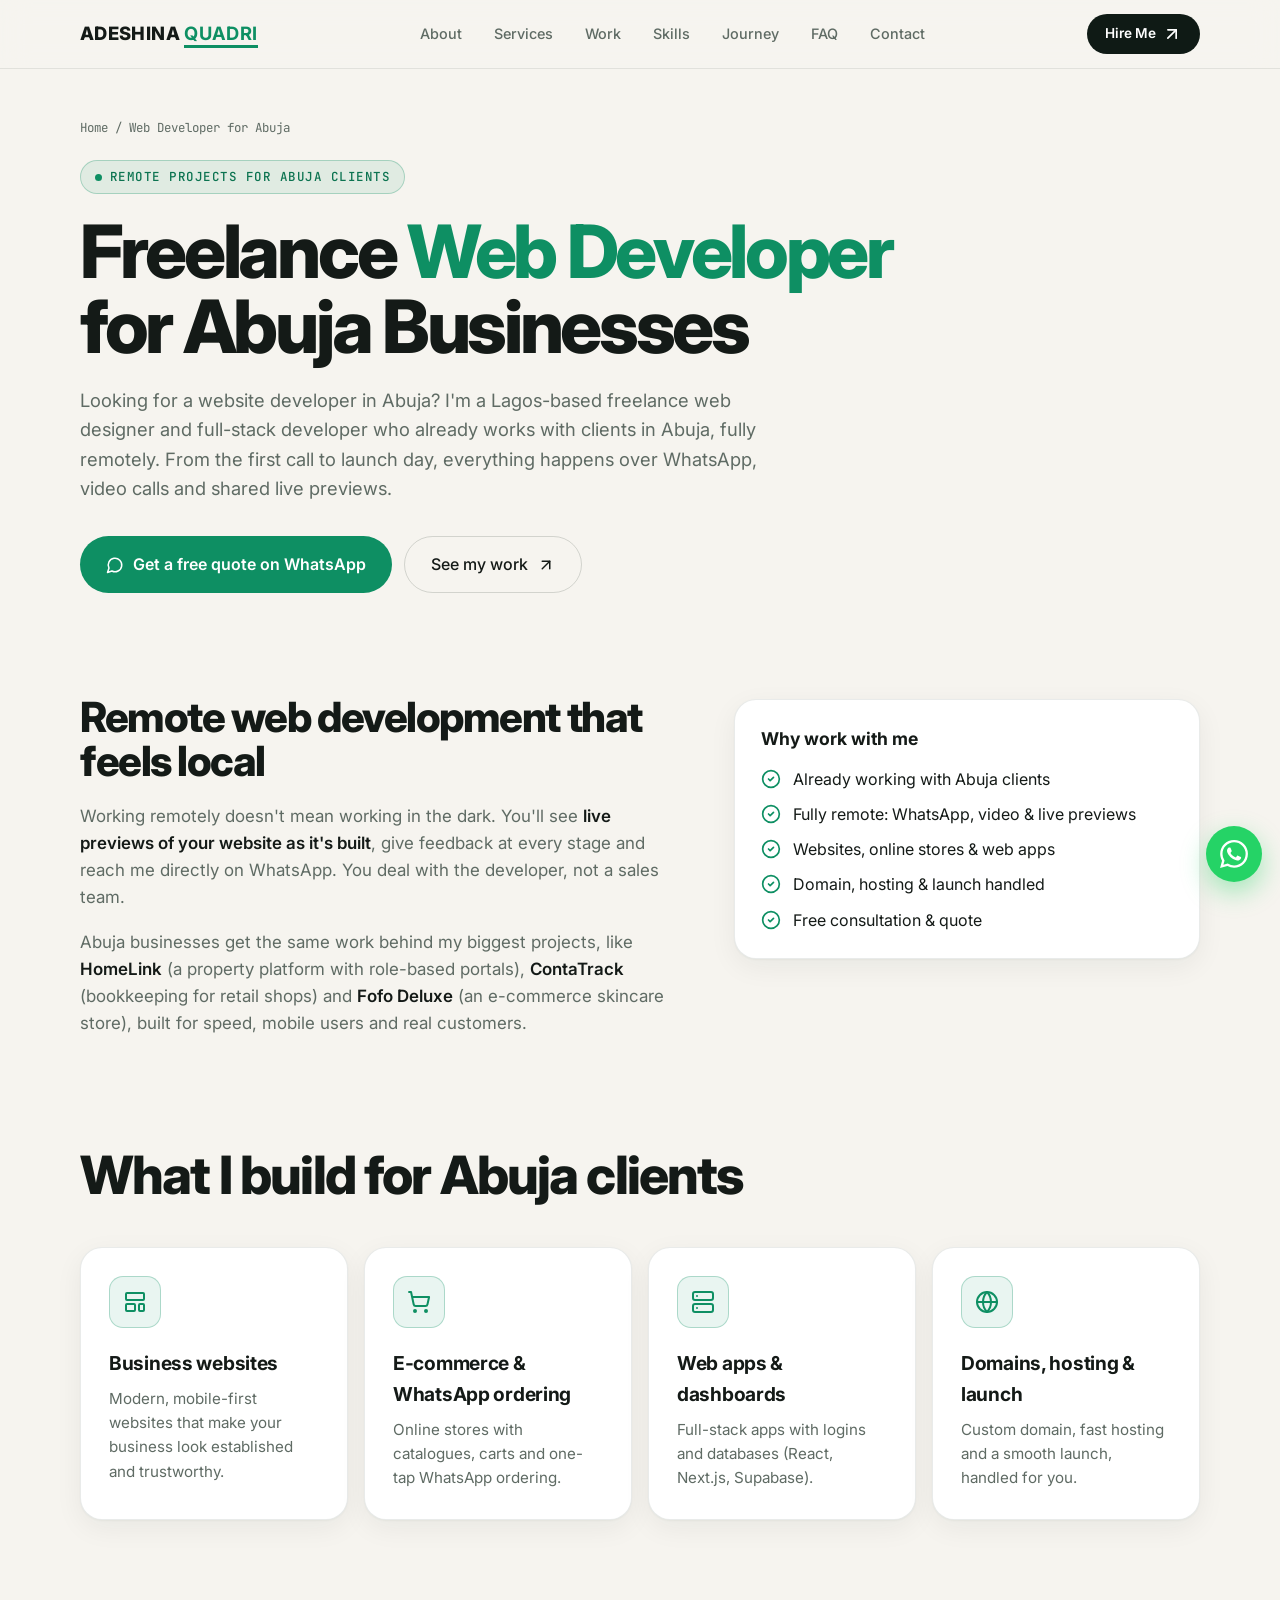
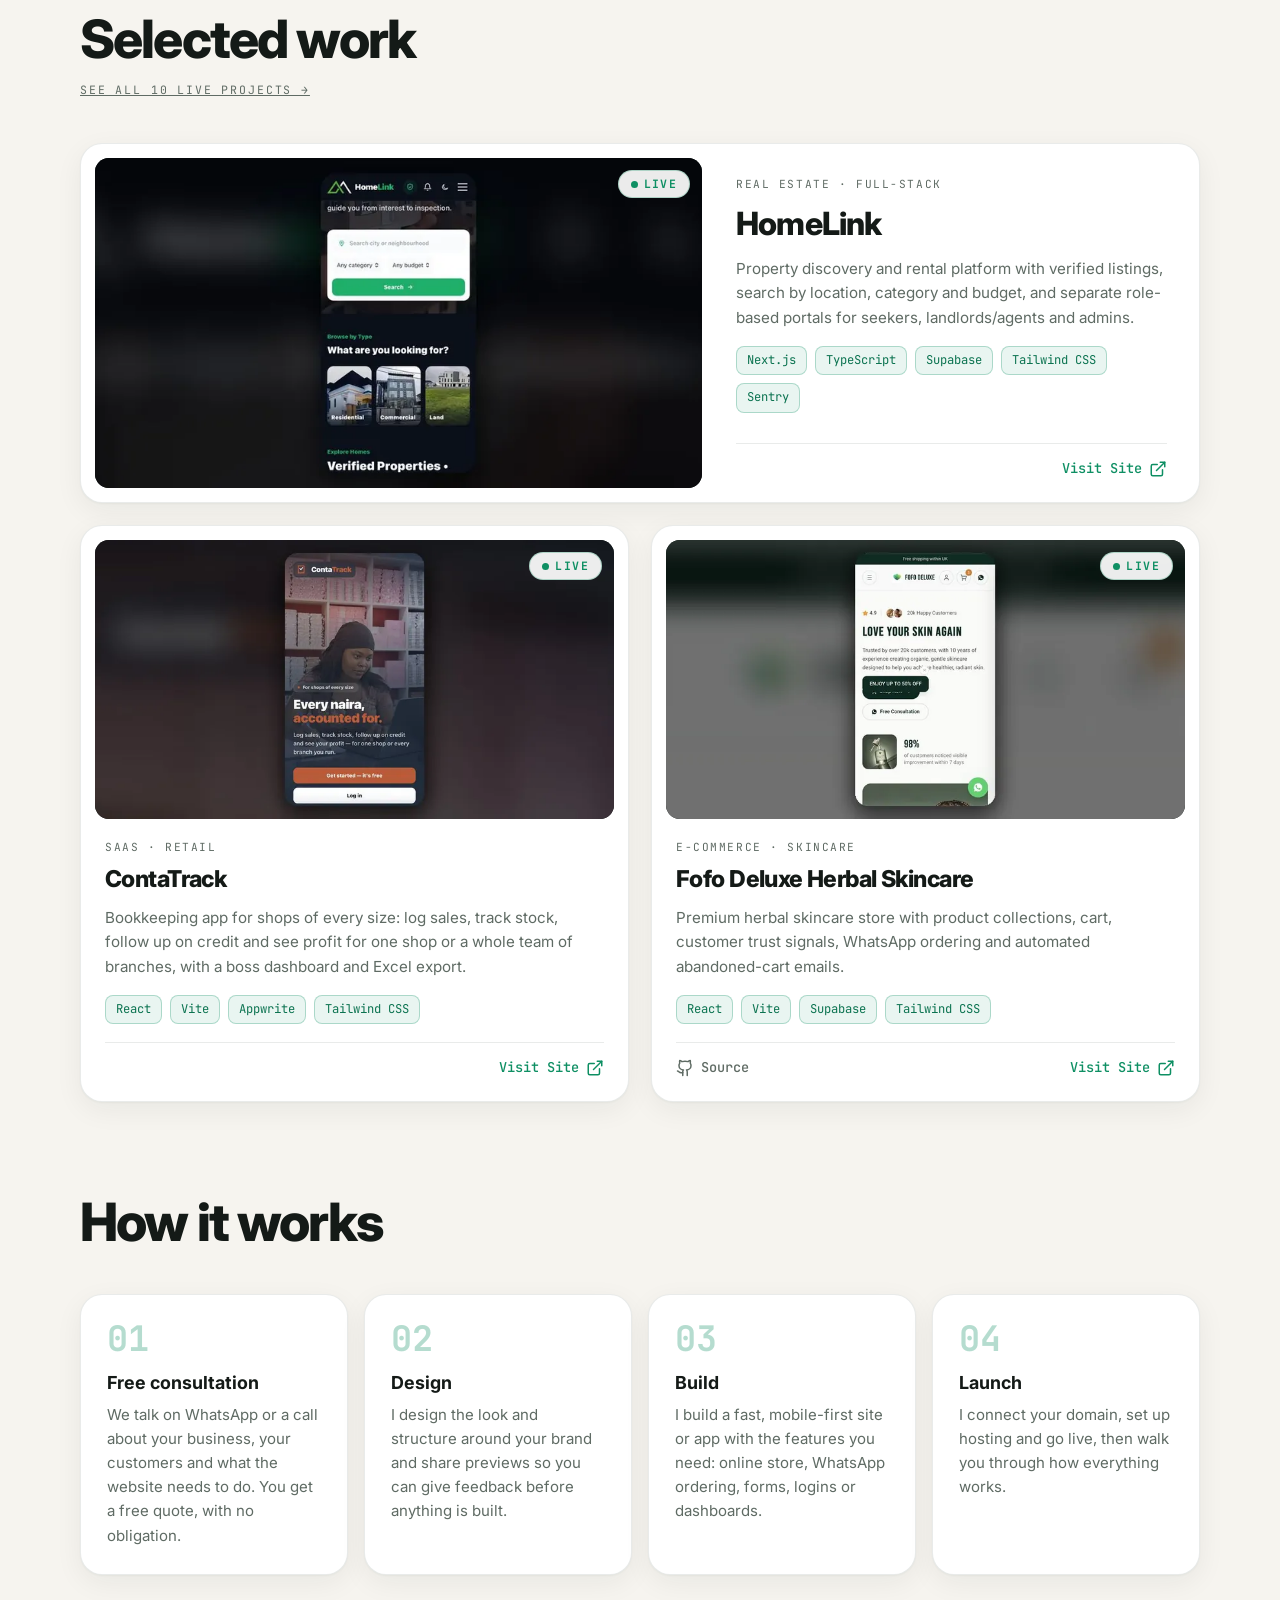
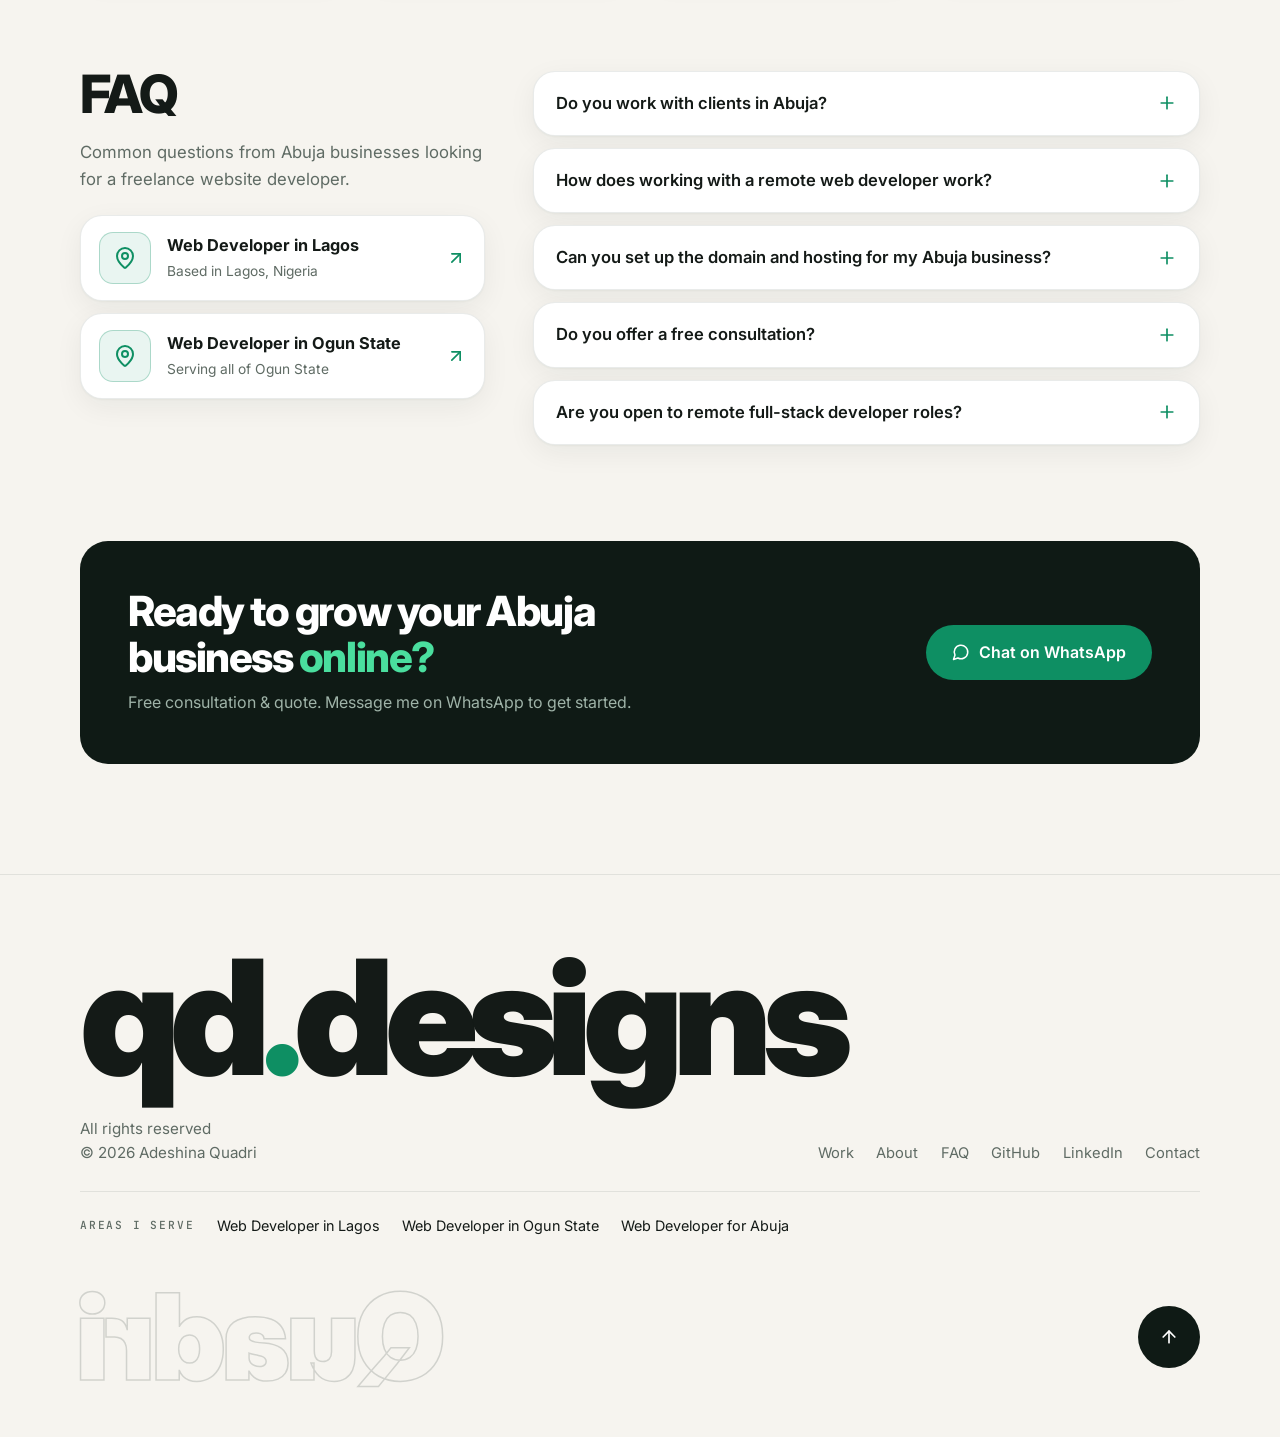
<file: web-developer-abuja/index.html>
<!DOCTYPE html>
<html lang="en-NG">
<head>
<meta charset="UTF-8"/>
<meta name="viewport" content="width=device-width, initial-scale=1.0"/>
<title>Freelance Web Developer for Abuja Businesses (Remote) | QD Designs</title>
<meta name="description" content="Need a website developer for your Abuja business? Freelance web designer &amp; full-stack developer working with Abuja clients remotely. Websites, stores &amp; web apps. Free quote."/>
<link rel="canonical" href="https://qd-designs.vercel.app/web-developer-abuja"/>
<meta name="robots" content="index, follow, max-image-preview:large"/>
<meta name="author" content="Adeshina Quadri"/>
<meta name="theme-color" content="#f6f4ef"/>
<meta name="geo.region" content="NG-LA"/>
<meta name="geo.placename" content="Lagos"/>
<meta property="og:type" content="website"/>
<meta property="og:site_name" content="QD Designs"/>
<meta property="og:locale" content="en_NG"/>
<meta property="og:title" content="Freelance Web Developer for Abuja Businesses (Remote) | QD Designs"/>
<meta property="og:description" content="Need a website developer for your Abuja business? Freelance web designer &amp; full-stack developer working with Abuja clients remotely. Websites, stores &amp; web apps. Free quote."/>
<meta property="og:url" content="https://qd-designs.vercel.app/web-developer-abuja"/>
<meta property="og:image" content="https://qd-designs.vercel.app/assets/og-image.jpg"/>
<meta property="og:image:width" content="1200"/>
<meta property="og:image:height" content="630"/>
<meta property="og:image:alt" content="Adeshina Quadri, freelance web developer in Lagos, Nigeria (QD Designs)"/>
<meta name="twitter:card" content="summary_large_image"/>
<meta name="twitter:title" content="Freelance Web Developer for Abuja Businesses (Remote) | QD Designs"/>
<meta name="twitter:description" content="Need a website developer for your Abuja business? Freelance web designer &amp; full-stack developer working with Abuja clients remotely. Websites, stores &amp; web apps. Free quote."/>
<meta name="twitter:image" content="https://qd-designs.vercel.app/assets/og-image.jpg"/>
<link rel="icon" href="/favicon.svg" type="image/svg+xml"/>
<link rel="icon" href="/favicon-32.png" sizes="32x32" type="image/png"/>
<link rel="apple-touch-icon" href="/apple-touch-icon.png"/>
<link rel="preconnect" href="https://fonts.googleapis.com"/>
<link rel="preconnect" href="https://fonts.gstatic.com" crossorigin/>
<link href="https://fonts.googleapis.com/css2?family=Inter:wght@300;400;500;600;700;800;900&family=JetBrains+Mono:ital,wght@0,400;0,500;0,700;1,400&display=swap" rel="stylesheet"/>
<link rel="stylesheet" href="/assets/css/site.css"/>
<script>document.documentElement.classList.add('js')</script>
<script type="application/ld+json">{"@context":"https://schema.org","@graph":[{"@type":"WebPage","@id":"https://qd-designs.vercel.app/web-developer-abuja#webpage","url":"https://qd-designs.vercel.app/web-developer-abuja","name":"Freelance Web Developer for Abuja Businesses (Remote) | QD Designs","description":"Need a website developer for your Abuja business? Freelance web designer & full-stack developer working with Abuja clients remotely. Websites, stores & web apps. Free quote.","isPartOf":{"@id":"https://qd-designs.vercel.app/#website"},"about":{"@id":"https://qd-designs.vercel.app/#business"},"inLanguage":"en-NG","breadcrumb":{"@id":"https://qd-designs.vercel.app/web-developer-abuja#breadcrumb"}},{"@type":"BreadcrumbList","@id":"https://qd-designs.vercel.app/web-developer-abuja#breadcrumb","itemListElement":[{"@type":"ListItem","position":1,"name":"Home","item":"https://qd-designs.vercel.app/"},{"@type":"ListItem","position":2,"name":"Web Developer for Abuja","item":"https://qd-designs.vercel.app/web-developer-abuja"}]},{"@type":"Service","@id":"https://qd-designs.vercel.app/web-developer-abuja#service","name":"Website design & development in Abuja","serviceType":"Web design and development","provider":{"@id":"https://qd-designs.vercel.app/#business"},"areaServed":{"@type":"City","name":"Abuja"},"description":"Looking for a website developer in Abuja? I'm a Lagos-based freelance web designer and full-stack developer who already works with clients in Abuja, fully remotely. From the first call to launch day, everything happens over WhatsApp, video calls and shared live previews."},{"@type":"WebSite","@id":"https://qd-designs.vercel.app/#website","url":"https://qd-designs.vercel.app/","name":"QD Designs","alternateName":"Adeshina Quadri, Freelance Web Developer in Lagos","inLanguage":"en-NG","publisher":{"@id":"https://qd-designs.vercel.app/#business"}},{"@type":"ProfessionalService","@id":"https://qd-designs.vercel.app/#business","name":"QD Designs","description":"Freelance web design and full-stack development studio run by Adeshina Quadri in Lagos, Nigeria, serving clients in Lagos, Ogun State, Abuja and across Nigeria.","url":"https://qd-designs.vercel.app/","image":"https://qd-designs.vercel.app/assets/og-image.jpg","logo":"https://qd-designs.vercel.app/apple-touch-icon.png","telephone":"+2349074318065","email":"quadri4adeshina@icloud.com","founder":{"@id":"https://qd-designs.vercel.app/#person"},"address":{"@type":"PostalAddress","addressLocality":"Lagos","addressRegion":"Lagos","addressCountry":"NG"},"areaServed":[{"@type":"City","name":"Lagos"},{"@type":"State","name":"Ogun State"},{"@type":"City","name":"Abuja"},{"@type":"Country","name":"Nigeria"}],"knowsLanguage":"en","hasOfferCatalog":{"@type":"OfferCatalog","name":"Web design & development services","itemListElement":[{"@type":"Offer","itemOffered":{"@type":"Service","name":"Website design and development","description":"Modern, mobile-first business websites designed and built from scratch."}},{"@type":"Offer","itemOffered":{"@type":"Service","name":"Full-stack web application development","description":"Web apps with logins, dashboards and databases using React, Next.js, Supabase and Appwrite."}},{"@type":"Offer","itemOffered":{"@type":"Service","name":"E-commerce website development","description":"Online stores with product catalogues, carts and WhatsApp ordering."}},{"@type":"Offer","itemOffered":{"@type":"Service","name":"Website hosting, domains and deployment","description":"Custom domains and fast hosting on Vercel and GitHub Pages."}},{"@type":"Offer","itemOffered":{"@type":"Service","name":"Brand identity design","description":"Logos, colour palettes and visual direction for businesses."}},{"@type":"Offer","itemOffered":{"@type":"Service","name":"Data entry and reporting","description":"Accurate data entry, validation and Excel / Google Sheets reporting."}},{"@type":"Offer","itemOffered":{"@type":"Service","name":"Social media management","description":"Community management and multi-channel outreach."}}]},"sameAs":["https://github.com/jagoman001","https://www.linkedin.com/in/quadri-timilehin-4bb19a3a5"]},{"@type":"Person","@id":"https://qd-designs.vercel.app/#person","name":"Adeshina Quadri Timilehin","alternateName":["Adeshina Quadri","Quadri Adeshina","Jago"],"jobTitle":"Freelance Web Developer & Full-Stack Developer","url":"https://qd-designs.vercel.app/","image":"https://qd-designs.vercel.app/assets/img/adeshina-quadri.webp","email":"mailto:quadri4adeshina@icloud.com","telephone":"+2349130835630","address":{"@type":"PostalAddress","addressLocality":"Lagos","addressRegion":"Lagos","addressCountry":"NG"},"alumniOf":{"@type":"CollegeOrUniversity","name":"Kwara State University"},"knowsAbout":["Web design","Web development","Full-stack development","React","Next.js","TypeScript","Supabase","Tailwind CSS","E-commerce websites","UI/UX design","Data entry","Social media management"],"worksFor":{"@id":"https://qd-designs.vercel.app/#business"},"sameAs":["https://github.com/jagoman001","https://www.linkedin.com/in/quadri-timilehin-4bb19a3a5"]},{"@type":"FAQPage","mainEntity":[{"@type":"Question","name":"Do you work with clients in Abuja?","acceptedAnswer":{"@type":"Answer","text":"Yes. I already work with clients in Abuja. I'm based in Lagos, and all Abuja projects run remotely over WhatsApp, calls and video."}},{"@type":"Question","name":"How does working with a remote web developer work?","acceptedAnswer":{"@type":"Answer","text":"We start with a free consultation call, agree the scope, then I share design previews and a live preview link as I build, so you can see progress and give feedback at every stage before launch."}},{"@type":"Question","name":"Can you set up the domain and hosting for my Abuja business?","acceptedAnswer":{"@type":"Answer","text":"Yes. I handle your custom domain, hosting and launch, so your website is live and secure without you touching the technical side."}},{"@type":"Question","name":"Do you offer a free consultation?","acceptedAnswer":{"@type":"Answer","text":"Yes. Every project starts with a free consultation and a free quote."}},{"@type":"Question","name":"Are you open to remote full-stack developer roles?","acceptedAnswer":{"@type":"Answer","text":"Yes. I'm open to remote full-stack developer roles. Connect on LinkedIn →"}}]}]}</script>
</head>
<body>


<nav id="nav">
  <div class="wrap nav-in">
    <a href="/" class="logo">Adeshina <b>Quadri</b></a>
    <ul class="nav-links">
      <li><a href="/#about">About</a></li>
      <li><a href="/#services">Services</a></li>
      <li><a href="/#work">Work</a></li>
      <li><a href="/#skills">Skills</a></li>
      <li><a href="/#journey">Journey</a></li>
      <li><a href="/#faq">FAQ</a></li>
      <li><a href="/#contact">Contact</a></li>
    </ul>
    <a href="/#contact" class="nav-cta desk">Hire Me <svg class="ic" aria-hidden="true" xmlns="http://www.w3.org/2000/svg" viewBox="0 0 24 24" fill="none" stroke="currentColor" stroke-width="2" stroke-linecap="round" stroke-linejoin="round" > <path d="M7 7h10v10" /> <path d="M7 17 17 7" /> </svg></a>
    <button class="burger" id="burger" aria-label="Open menu"><svg class="ic" aria-hidden="true" xmlns="http://www.w3.org/2000/svg" viewBox="0 0 24 24" fill="none" stroke="currentColor" stroke-width="2" stroke-linecap="round" stroke-linejoin="round" > <line x1="4" x2="20" y1="12" y2="12" /> <line x1="4" x2="20" y1="6" y2="6" /> <line x1="4" x2="20" y1="18" y2="18" /> </svg></button>
  </div>
</nav>

<div class="mmenu" id="mmenu" aria-hidden="true">
  <div class="mmenu-top">
    <a href="/" class="logo" data-close>Adeshina <b>Quadri</b></a>
    <button class="burger" style="display:block" data-close aria-label="Close menu"><svg class="ic" aria-hidden="true" xmlns="http://www.w3.org/2000/svg" viewBox="0 0 24 24" fill="none" stroke="currentColor" stroke-width="2" stroke-linecap="round" stroke-linejoin="round" > <path d="M18 6 6 18" /> <path d="m6 6 12 12" /> </svg></button>
  </div>
  <ul>
    <li><a href="/#about" data-close><span>01</span>About</a></li>
    <li><a href="/#services" data-close><span>02</span>Services</a></li>
    <li><a href="/#work" data-close><span>03</span>Work</a></li>
    <li><a href="/#skills" data-close><span>04</span>Skills</a></li>
    <li><a href="/#journey" data-close><span>05</span>Journey</a></li>
    <li><a href="/#faq" data-close><span>07</span>FAQ</a></li>
    <li><a href="/#contact" data-close><span>08</span>Contact</a></li>
  </ul>
  <a href="/#contact" class="nav-cta" data-close>Let's work together <svg class="ic" aria-hidden="true" xmlns="http://www.w3.org/2000/svg" viewBox="0 0 24 24" fill="none" stroke="currentColor" stroke-width="2" stroke-linecap="round" stroke-linejoin="round" > <path d="M7 7h10v10" /> <path d="M7 17 17 7" /> </svg></a>
</div>

<header class="page-hero" id="top">
  <div class="wrap">
    <div class="crumbs" aria-label="Breadcrumb"><a href="/">Home</a> / <span>Web Developer for Abuja</span></div>
    <span class="eyebrow rv">Remote projects for Abuja clients</span>
    <h1 class="rv">Freelance <em>Web Developer</em> for Abuja Businesses</h1>
    <p class="lede rv">Looking for a website developer in Abuja? I'm a Lagos-based freelance web designer and full-stack developer who already works with clients in Abuja, fully remotely. From the first call to launch day, everything happens over WhatsApp, video calls and shared live previews.</p>
    <div class="cta-row rv">
      <a class="btn-main" href="https://wa.me/2349074318065?text=Hi%20Quadri%2C%20I%20need%20a%20website%20for%20my%20business%20in%20Abuja." target="_blank" rel="noopener"><svg class="ic" aria-hidden="true" xmlns="http://www.w3.org/2000/svg" viewBox="0 0 24 24" fill="none" stroke="currentColor" stroke-width="2" stroke-linecap="round" stroke-linejoin="round" > <path d="M7.9 20A9 9 0 1 0 4 16.1L2 22Z" /> </svg> Get a free quote on WhatsApp</a>
      <a class="btn-line" href="/#work">See my work <svg class="ic" aria-hidden="true" xmlns="http://www.w3.org/2000/svg" viewBox="0 0 24 24" fill="none" stroke="currentColor" stroke-width="2" stroke-linecap="round" stroke-linejoin="round" > <path d="M7 7h10v10" /> <path d="M7 17 17 7" /> </svg></a>
    </div>
  </div>
</header>

<section id="why">
  <div class="wrap prose">
    <div class="rv"><h2 class="sec-title" style="font-size:clamp(1.8rem,3.6vw,2.6rem);margin-bottom:1.2rem">Remote web development that feels local</h2><p>Working remotely doesn't mean working in the dark. You'll see <strong>live previews of your website as it's built</strong>, give feedback at every stage and reach me directly on WhatsApp. You deal with the developer, not a sales team.</p><p>Abuja businesses get the same work behind my biggest projects, like <strong>HomeLink</strong> (a property platform with role-based portals), <strong>ContaTrack</strong> (bookkeeping for retail shops) and <strong>Fofo Deluxe</strong> (an e-commerce skincare store), built for speed, mobile users and real customers.</p></div>
    <div class="card rv"><ul class="checks"><li style="display:block"><h3>Why work with me</h3></li><li><svg class="ic" aria-hidden="true" xmlns="http://www.w3.org/2000/svg" viewBox="0 0 24 24" fill="none" stroke="currentColor" stroke-width="2" stroke-linecap="round" stroke-linejoin="round" > <circle cx="12" cy="12" r="10" /> <path d="m9 12 2 2 4-4" /> </svg><span>Already working with Abuja clients</span></li><li><svg class="ic" aria-hidden="true" xmlns="http://www.w3.org/2000/svg" viewBox="0 0 24 24" fill="none" stroke="currentColor" stroke-width="2" stroke-linecap="round" stroke-linejoin="round" > <circle cx="12" cy="12" r="10" /> <path d="m9 12 2 2 4-4" /> </svg><span>Fully remote: WhatsApp, video &amp; live previews</span></li><li><svg class="ic" aria-hidden="true" xmlns="http://www.w3.org/2000/svg" viewBox="0 0 24 24" fill="none" stroke="currentColor" stroke-width="2" stroke-linecap="round" stroke-linejoin="round" > <circle cx="12" cy="12" r="10" /> <path d="m9 12 2 2 4-4" /> </svg><span>Websites, online stores &amp; web apps</span></li><li><svg class="ic" aria-hidden="true" xmlns="http://www.w3.org/2000/svg" viewBox="0 0 24 24" fill="none" stroke="currentColor" stroke-width="2" stroke-linecap="round" stroke-linejoin="round" > <circle cx="12" cy="12" r="10" /> <path d="m9 12 2 2 4-4" /> </svg><span>Domain, hosting &amp; launch handled</span></li><li><svg class="ic" aria-hidden="true" xmlns="http://www.w3.org/2000/svg" viewBox="0 0 24 24" fill="none" stroke="currentColor" stroke-width="2" stroke-linecap="round" stroke-linejoin="round" > <circle cx="12" cy="12" r="10" /> <path d="m9 12 2 2 4-4" /> </svg><span>Free consultation &amp; quote</span></li></ul></div>
  </div>
</section>

<section id="services">
  <div class="wrap">
    <div class="sec-head rv"><h2 class="sec-title">What I build for Abuja clients</h2></div>
    <div class="svc-grid four">
      <div class="card svc rv"><div class="ibox"><svg class="ic" aria-hidden="true" xmlns="http://www.w3.org/2000/svg" viewBox="0 0 24 24" fill="none" stroke="currentColor" stroke-width="2" stroke-linecap="round" stroke-linejoin="round" > <rect width="18" height="7" x="3" y="3" rx="1" /> <rect width="9" height="7" x="3" y="14" rx="1" /> <rect width="5" height="7" x="16" y="14" rx="1" /> </svg></div><h3>Business websites</h3><p>Modern, mobile-first websites that make your business look established and trustworthy.</p></div>
      <div class="card svc rv"><div class="ibox"><svg class="ic" aria-hidden="true" xmlns="http://www.w3.org/2000/svg" viewBox="0 0 24 24" fill="none" stroke="currentColor" stroke-width="2" stroke-linecap="round" stroke-linejoin="round" > <circle cx="8" cy="21" r="1" /> <circle cx="19" cy="21" r="1" /> <path d="M2.05 2.05h2l2.66 12.42a2 2 0 0 0 2 1.58h9.78a2 2 0 0 0 1.95-1.57l1.65-7.43H5.12" /> </svg></div><h3>E-commerce &amp; WhatsApp ordering</h3><p>Online stores with catalogues, carts and one-tap WhatsApp ordering.</p></div>
      <div class="card svc rv"><div class="ibox"><svg class="ic" aria-hidden="true" xmlns="http://www.w3.org/2000/svg" viewBox="0 0 24 24" fill="none" stroke="currentColor" stroke-width="2" stroke-linecap="round" stroke-linejoin="round" > <rect width="20" height="8" x="2" y="2" rx="2" ry="2" /> <rect width="20" height="8" x="2" y="14" rx="2" ry="2" /> <line x1="6" x2="6.01" y1="6" y2="6" /> <line x1="6" x2="6.01" y1="18" y2="18" /> </svg></div><h3>Web apps &amp; dashboards</h3><p>Full-stack apps with logins and databases (React, Next.js, Supabase).</p></div>
      <div class="card svc rv"><div class="ibox"><svg class="ic" aria-hidden="true" xmlns="http://www.w3.org/2000/svg" viewBox="0 0 24 24" fill="none" stroke="currentColor" stroke-width="2" stroke-linecap="round" stroke-linejoin="round" > <circle cx="12" cy="12" r="10" /> <path d="M12 2a14.5 14.5 0 0 0 0 20 14.5 14.5 0 0 0 0-20" /> <path d="M2 12h20" /> </svg></div><h3>Domains, hosting &amp; launch</h3><p>Custom domain, fast hosting and a smooth launch, handled for you.</p></div>
    </div>
  </div>
</section>

<section id="work">
  <div class="wrap">
    <div class="sec-head rv"><h2 class="sec-title">Selected work</h2><p class="sec-kicker"><a href="/#work" style="color:inherit">See all 10 live projects →</a></p></div>
    <div class="work-grid">
      <article class="card proj rv">
        <a class="proj-img" href="https://www.homelink.living" target="_blank" rel="noopener" aria-label="Visit HomeLink"><img src="/assets/img/homelink.webp" loading="lazy" decoding="async" width="1200" height="432" alt="HomeLink website preview"/><span class="badge-live">LIVE</span></a>
        <div class="proj-body">
          <div class="proj-cat">Real Estate · Full-Stack</div>
          <h3>HomeLink</h3>
          <p>Property discovery and rental platform with verified listings, search by location, category and budget, and separate role-based portals for seekers, landlords/agents and admins.</p>
          <div class="chips"><span class="chip">Next.js</span><span class="chip">TypeScript</span><span class="chip">Supabase</span><span class="chip">Tailwind CSS</span><span class="chip">Sentry</span></div>
          <div class="proj-foot"><a class="visit" href="https://www.homelink.living" target="_blank" rel="noopener">Visit Site <svg class="ic" aria-hidden="true" xmlns="http://www.w3.org/2000/svg" viewBox="0 0 24 24" fill="none" stroke="currentColor" stroke-width="2" stroke-linecap="round" stroke-linejoin="round" > <path d="M15 3h6v6" /> <path d="M10 14 21 3" /> <path d="M18 13v6a2 2 0 0 1-2 2H5a2 2 0 0 1-2-2V8a2 2 0 0 1 2-2h6" /> </svg></a></div>
        </div>
      </article>
      <article class="card proj rv">
        <a class="proj-img" href="https://retail-tracker-six.vercel.app" target="_blank" rel="noopener" aria-label="Visit ContaTrack"><img src="/assets/img/contatrack.webp" loading="lazy" decoding="async" width="1200" height="432" alt="ContaTrack website preview"/><span class="badge-live">LIVE</span></a>
        <div class="proj-body">
          <div class="proj-cat">SaaS · Retail</div>
          <h3>ContaTrack</h3>
          <p>Bookkeeping app for shops of every size: log sales, track stock, follow up on credit and see profit for one shop or a whole team of branches, with a boss dashboard and Excel export.</p>
          <div class="chips"><span class="chip">React</span><span class="chip">Vite</span><span class="chip">Appwrite</span><span class="chip">Tailwind CSS</span></div>
          <div class="proj-foot"><a class="visit" href="https://retail-tracker-six.vercel.app" target="_blank" rel="noopener">Visit Site <svg class="ic" aria-hidden="true" xmlns="http://www.w3.org/2000/svg" viewBox="0 0 24 24" fill="none" stroke="currentColor" stroke-width="2" stroke-linecap="round" stroke-linejoin="round" > <path d="M15 3h6v6" /> <path d="M10 14 21 3" /> <path d="M18 13v6a2 2 0 0 1-2 2H5a2 2 0 0 1-2-2V8a2 2 0 0 1 2-2h6" /> </svg></a></div>
        </div>
      </article>
      <article class="card proj rv">
        <a class="proj-img" href="https://now-www.fofodeluxe.com" target="_blank" rel="noopener" aria-label="Visit Fofo Deluxe Herbal Skincare"><img src="/assets/img/fofo-deluxe.webp" loading="lazy" decoding="async" width="1200" height="432" alt="Fofo Deluxe Herbal Skincare website preview"/><span class="badge-live">LIVE</span></a>
        <div class="proj-body">
          <div class="proj-cat">E-commerce · Skincare</div>
          <h3>Fofo Deluxe Herbal Skincare</h3>
          <p>Premium herbal skincare store with product collections, cart, customer trust signals, WhatsApp ordering and automated abandoned-cart emails.</p>
          <div class="chips"><span class="chip">React</span><span class="chip">Vite</span><span class="chip">Supabase</span><span class="chip">Tailwind CSS</span></div>
          <div class="proj-foot"><a class="src" href="https://github.com/jagoman001/Fofo-Deluxe-Herbal-Care" target="_blank" rel="noopener"><svg class="ic" aria-hidden="true" xmlns="http://www.w3.org/2000/svg" viewBox="0 0 24 24" fill="none" stroke="currentColor" stroke-width="2" stroke-linecap="round" stroke-linejoin="round" > <path d="M15 22v-4a4.8 4.8 0 0 0-1-3.5c3 0 6-2 6-5.5.08-1.25-.27-2.48-1-3.5.28-1.15.28-2.35 0-3.5 0 0-1 0-3 1.5-2.64-.5-5.36-.5-8 0C6 2 5 2 5 2c-.3 1.15-.3 2.35 0 3.5A5.403 5.403 0 0 0 4 9c0 3.5 3 5.5 6 5.5-.39.49-.68 1.05-.85 1.65-.17.6-.22 1.23-.15 1.85v4" /> <path d="M9 18c-4.51 2-5-2-7-2" /> </svg> Source</a><a class="visit" href="https://now-www.fofodeluxe.com" target="_blank" rel="noopener">Visit Site <svg class="ic" aria-hidden="true" xmlns="http://www.w3.org/2000/svg" viewBox="0 0 24 24" fill="none" stroke="currentColor" stroke-width="2" stroke-linecap="round" stroke-linejoin="round" > <path d="M15 3h6v6" /> <path d="M10 14 21 3" /> <path d="M18 13v6a2 2 0 0 1-2 2H5a2 2 0 0 1-2-2V8a2 2 0 0 1 2-2h6" /> </svg></a></div>
        </div>
      </article>
    </div>
  </div>
</section>

<section id="process">
  <div class="wrap">
    <div class="sec-head rv"><h2 class="sec-title">How it works</h2></div>
    <div class="steps">
      <div class="card step rv"><div class="n">01</div><h3>Free consultation</h3><p>We talk on WhatsApp or a call about your business, your customers and what the website needs to do. You get a free quote, with no obligation.</p></div>
      <div class="card step rv"><div class="n">02</div><h3>Design</h3><p>I design the look and structure around your brand and share previews so you can give feedback before anything is built.</p></div>
      <div class="card step rv"><div class="n">03</div><h3>Build</h3><p>I build a fast, mobile-first site or app with the features you need: online store, WhatsApp ordering, forms, logins or dashboards.</p></div>
      <div class="card step rv"><div class="n">04</div><h3>Launch</h3><p>I connect your domain, set up hosting and go live, then walk you through how everything works.</p></div>
    </div>
  </div>
</section>

<section id="faq">
  <div class="wrap">
    <div class="faq-grid">
      <div class="faq-intro rv">
        <h2 class="sec-title" style="margin-bottom:1rem">FAQ</h2>
        <p>Common questions from Abuja businesses looking for a freelance website developer.</p>
        <div class="areas">
          <a class="card area" href="/web-developer-lagos"><div class="ibox"><svg class="ic" aria-hidden="true" xmlns="http://www.w3.org/2000/svg" viewBox="0 0 24 24" fill="none" stroke="currentColor" stroke-width="2" stroke-linecap="round" stroke-linejoin="round" > <path d="M20 10c0 4.993-5.539 10.193-7.399 11.799a1 1 0 0 1-1.202 0C9.539 20.193 4 14.993 4 10a8 8 0 0 1 16 0" /> <circle cx="12" cy="10" r="3" /> </svg></div><div><b>Web Developer in Lagos</b><small>Based in Lagos, Nigeria</small></div><svg class="ic arr" aria-hidden="true" xmlns="http://www.w3.org/2000/svg" viewBox="0 0 24 24" fill="none" stroke="currentColor" stroke-width="2" stroke-linecap="round" stroke-linejoin="round" > <path d="M7 7h10v10" /> <path d="M7 17 17 7" /> </svg></a>
          <a class="card area" href="/web-developer-ogun-state"><div class="ibox"><svg class="ic" aria-hidden="true" xmlns="http://www.w3.org/2000/svg" viewBox="0 0 24 24" fill="none" stroke="currentColor" stroke-width="2" stroke-linecap="round" stroke-linejoin="round" > <path d="M20 10c0 4.993-5.539 10.193-7.399 11.799a1 1 0 0 1-1.202 0C9.539 20.193 4 14.993 4 10a8 8 0 0 1 16 0" /> <circle cx="12" cy="10" r="3" /> </svg></div><div><b>Web Developer in Ogun State</b><small>Serving all of Ogun State</small></div><svg class="ic arr" aria-hidden="true" xmlns="http://www.w3.org/2000/svg" viewBox="0 0 24 24" fill="none" stroke="currentColor" stroke-width="2" stroke-linecap="round" stroke-linejoin="round" > <path d="M7 7h10v10" /> <path d="M7 17 17 7" /> </svg></a>
        </div>
      </div>
      <div class="faq-list">
        <details class="card faq rv"><summary>Do you work with clients in Abuja?<svg class="ic" aria-hidden="true" xmlns="http://www.w3.org/2000/svg" viewBox="0 0 24 24" fill="none" stroke="currentColor" stroke-width="2" stroke-linecap="round" stroke-linejoin="round" > <path d="M5 12h14" /> <path d="M12 5v14" /> </svg></summary><div class="ans">Yes. I already work with clients in Abuja. I'm based in Lagos, and all Abuja projects run remotely over WhatsApp, calls and video.</div></details>
        <details class="card faq rv"><summary>How does working with a remote web developer work?<svg class="ic" aria-hidden="true" xmlns="http://www.w3.org/2000/svg" viewBox="0 0 24 24" fill="none" stroke="currentColor" stroke-width="2" stroke-linecap="round" stroke-linejoin="round" > <path d="M5 12h14" /> <path d="M12 5v14" /> </svg></summary><div class="ans">We start with a free consultation call, agree the scope, then I share design previews and a live preview link as I build, so you can see progress and give feedback at every stage before launch.</div></details>
        <details class="card faq rv"><summary>Can you set up the domain and hosting for my Abuja business?<svg class="ic" aria-hidden="true" xmlns="http://www.w3.org/2000/svg" viewBox="0 0 24 24" fill="none" stroke="currentColor" stroke-width="2" stroke-linecap="round" stroke-linejoin="round" > <path d="M5 12h14" /> <path d="M12 5v14" /> </svg></summary><div class="ans">Yes. I handle your custom domain, hosting and launch, so your website is live and secure without you touching the technical side.</div></details>
        <details class="card faq rv"><summary>Do you offer a free consultation?<svg class="ic" aria-hidden="true" xmlns="http://www.w3.org/2000/svg" viewBox="0 0 24 24" fill="none" stroke="currentColor" stroke-width="2" stroke-linecap="round" stroke-linejoin="round" > <path d="M5 12h14" /> <path d="M12 5v14" /> </svg></summary><div class="ans">Yes. Every project starts with a free consultation and a free quote.</div></details>
        <details class="card faq rv"><summary>Are you open to remote full-stack developer roles?<svg class="ic" aria-hidden="true" xmlns="http://www.w3.org/2000/svg" viewBox="0 0 24 24" fill="none" stroke="currentColor" stroke-width="2" stroke-linecap="round" stroke-linejoin="round" > <path d="M5 12h14" /> <path d="M12 5v14" /> </svg></summary><div class="ans">Yes. I'm open to remote full-stack developer roles. <a href="https://www.linkedin.com/in/quadri-timilehin-4bb19a3a5">Connect on LinkedIn →</a></div></details>
      </div>
    </div>
  </div>
</section>

<section id="contact">
  <div class="wrap">
    <div class="cta-band rv">
      <div><h2>Ready to grow your Abuja business <em>online?</em></h2><p>Free consultation &amp; quote. Message me on WhatsApp to get started.</p></div>
      <a class="btn-main" href="https://wa.me/2349074318065?text=Hi%20Quadri%2C%20I%20need%20a%20website%20for%20my%20business%20in%20Abuja." target="_blank" rel="noopener"><svg class="ic" aria-hidden="true" xmlns="http://www.w3.org/2000/svg" viewBox="0 0 24 24" fill="none" stroke="currentColor" stroke-width="2" stroke-linecap="round" stroke-linejoin="round" > <path d="M7.9 20A9 9 0 1 0 4 16.1L2 22Z" /> </svg> Chat on WhatsApp</a>
    </div>
  </div>
</section>

<footer>
  <div class="wrap">
    <div class="foot-word">qd<span>.</span>designs</div>
    <div class="foot-row">
      <div class="foot-meta">All rights reserved<br/>© <span id="yr">2026</span> Adeshina Quadri</div>
      <div class="foot-links"><a href="/#work">Work</a><a href="/#about">About</a><a href="/#faq">FAQ</a><a href="https://github.com/jagoman001" target="_blank" rel="noopener">GitHub</a><a href="https://www.linkedin.com/in/quadri-timilehin-4bb19a3a5" target="_blank" rel="noopener">LinkedIn</a><a href="/#contact">Contact</a></div>
    </div>
    <div class="foot-areas"><b>Areas I serve</b><a href="/web-developer-lagos">Web Developer in Lagos</a><a href="/web-developer-ogun-state">Web Developer in Ogun State</a><a href="/web-developer-abuja">Web Developer for Abuja</a></div>
    <div class="foot-bottom">
      <div class="foot-ghost" aria-hidden="true">Quadri</div>
      <button class="totop" id="totop" aria-label="Back to top"><svg class="ic" aria-hidden="true" xmlns="http://www.w3.org/2000/svg" viewBox="0 0 24 24" fill="none" stroke="currentColor" stroke-width="2" stroke-linecap="round" stroke-linejoin="round" > <path d="m5 12 7-7 7 7" /> <path d="M12 19V5" /> </svg></button>
    </div>
  </div>
</footer>

<a class="wa-float" href="https://wa.me/2349074318065" target="_blank" rel="noopener" aria-label="Chat on WhatsApp"><svg viewBox="0 0 24 24" aria-hidden="true"><path fill="#ffffff" d="M17.472 14.382c-.297-.149-1.758-.867-2.03-.967-.273-.099-.471-.148-.67.15-.197.297-.767.966-.94 1.164-.173.199-.347.223-.644.075-.297-.15-1.255-.463-2.39-1.475-.883-.788-1.48-1.761-1.653-2.059-.173-.297-.018-.458.13-.606.134-.133.298-.347.446-.52.149-.174.198-.298.298-.497.099-.198.05-.371-.025-.52-.075-.149-.669-1.612-.916-2.207-.242-.579-.487-.5-.669-.51-.173-.008-.371-.01-.57-.01-.198 0-.52.074-.792.372-.272.297-1.04 1.016-1.04 2.479 0 1.462 1.065 2.875 1.213 3.074.149.198 2.096 3.2 5.077 4.487.709.306 1.262.489 1.694.625.712.227 1.36.195 1.871.118.571-.085 1.758-.719 2.006-1.413.248-.694.248-1.289.173-1.413-.074-.124-.272-.198-.57-.347m-5.421 7.403h-.004a9.87 9.87 0 01-5.031-1.378l-.361-.214-3.741.982.998-3.648-.235-.374a9.86 9.86 0 01-1.51-5.26c.001-5.45 4.436-9.884 9.888-9.884 2.64 0 5.122 1.03 6.988 2.898a9.825 9.825 0 012.893 6.994c-.003 5.45-4.437 9.884-9.885 9.884m8.413-18.297A11.815 11.815 0 0012.05 0C5.495 0 .16 5.335.157 11.892c0 2.096.547 4.142 1.588 5.945L.057 24l6.305-1.654a11.882 11.882 0 005.683 1.448h.005c6.554 0 11.89-5.335 11.893-11.893a11.821 11.821 0 00-3.48-8.413Z"/></svg></a>

<script src="/assets/js/site.js" defer></script>
</body>
</html>
</file>
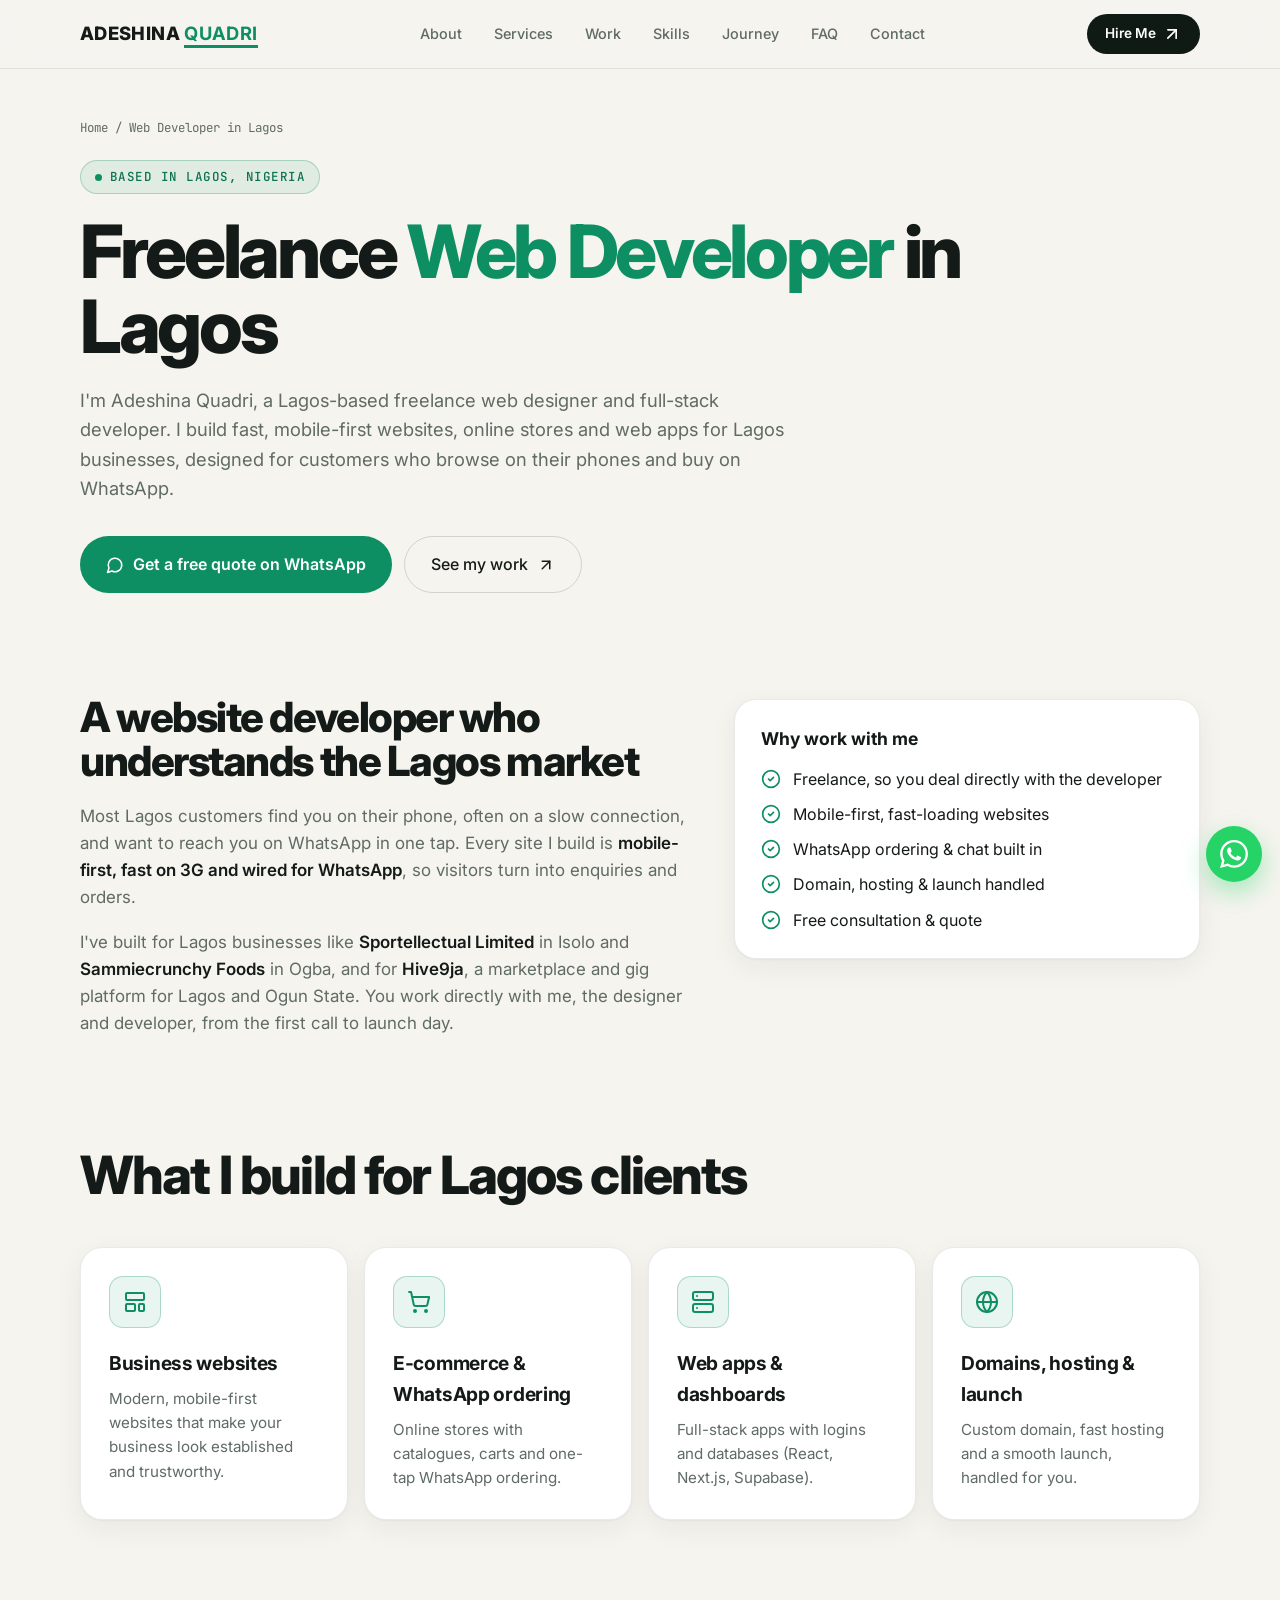
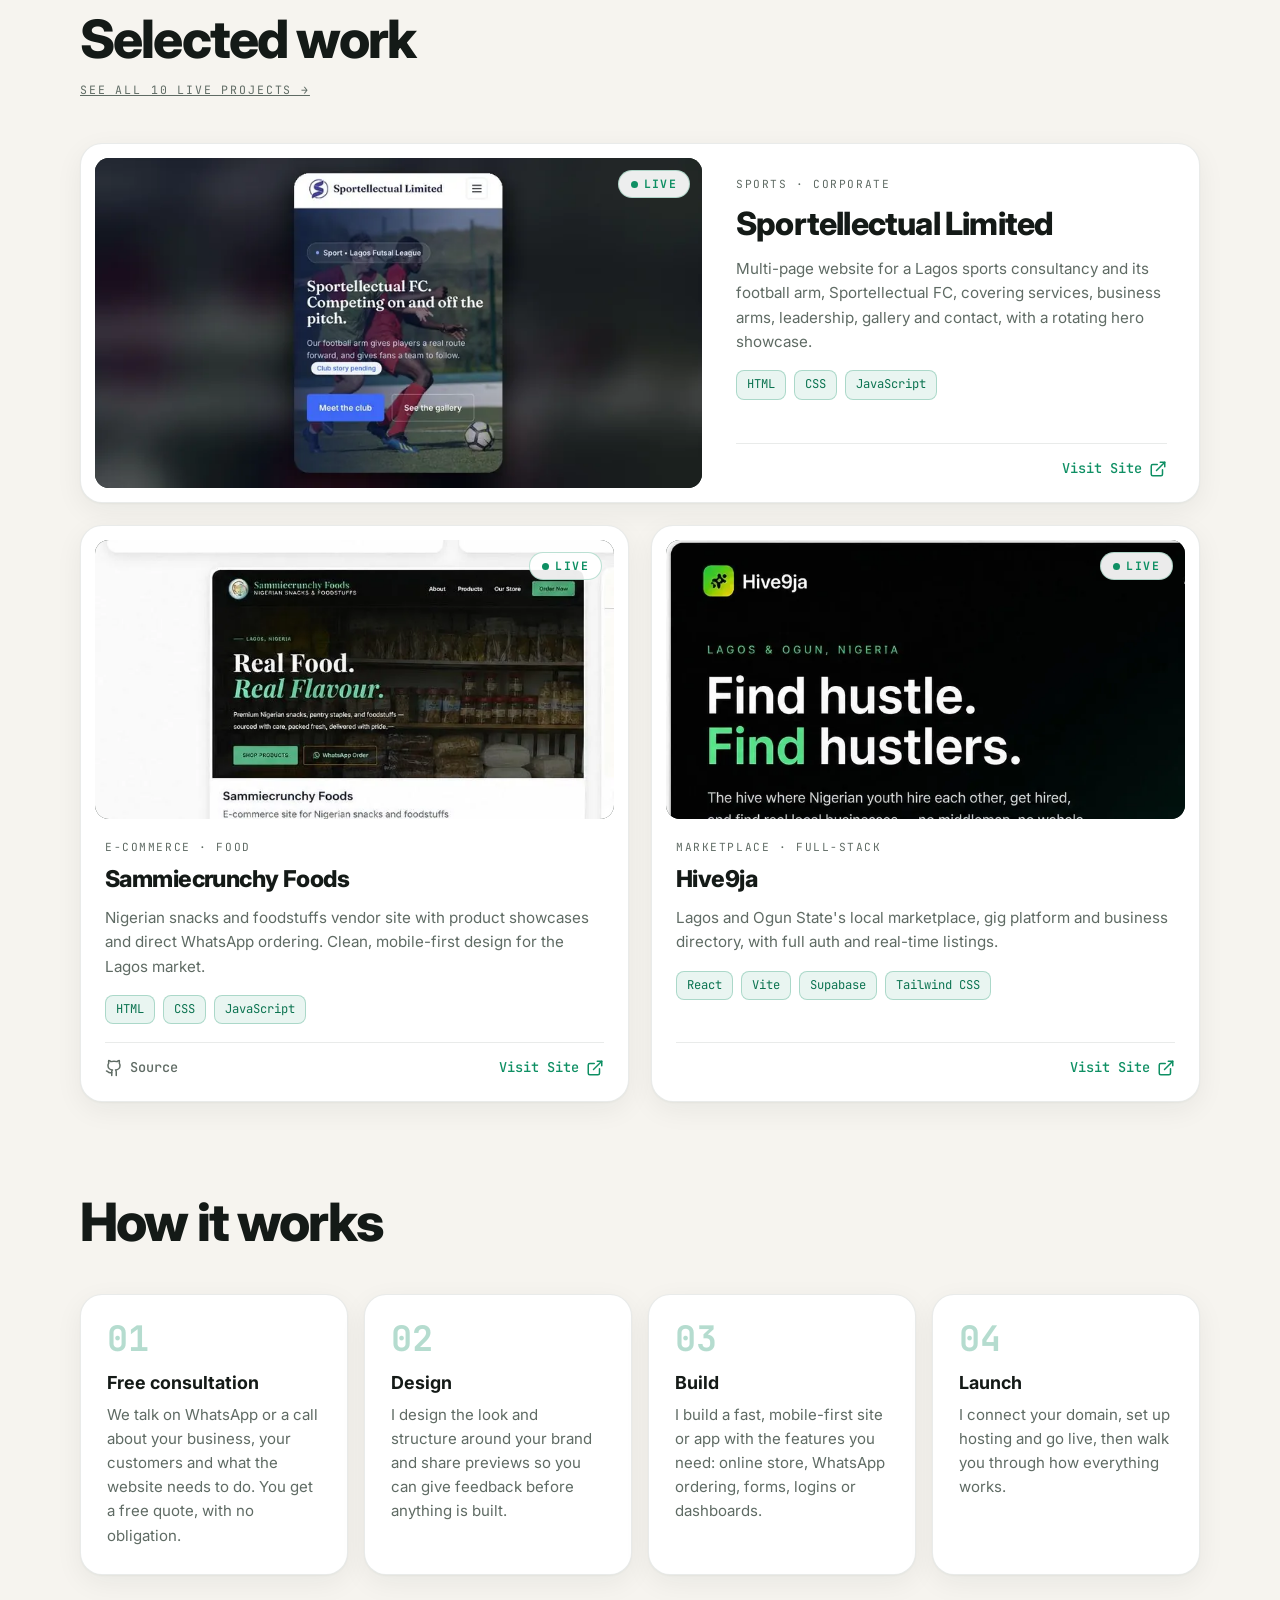
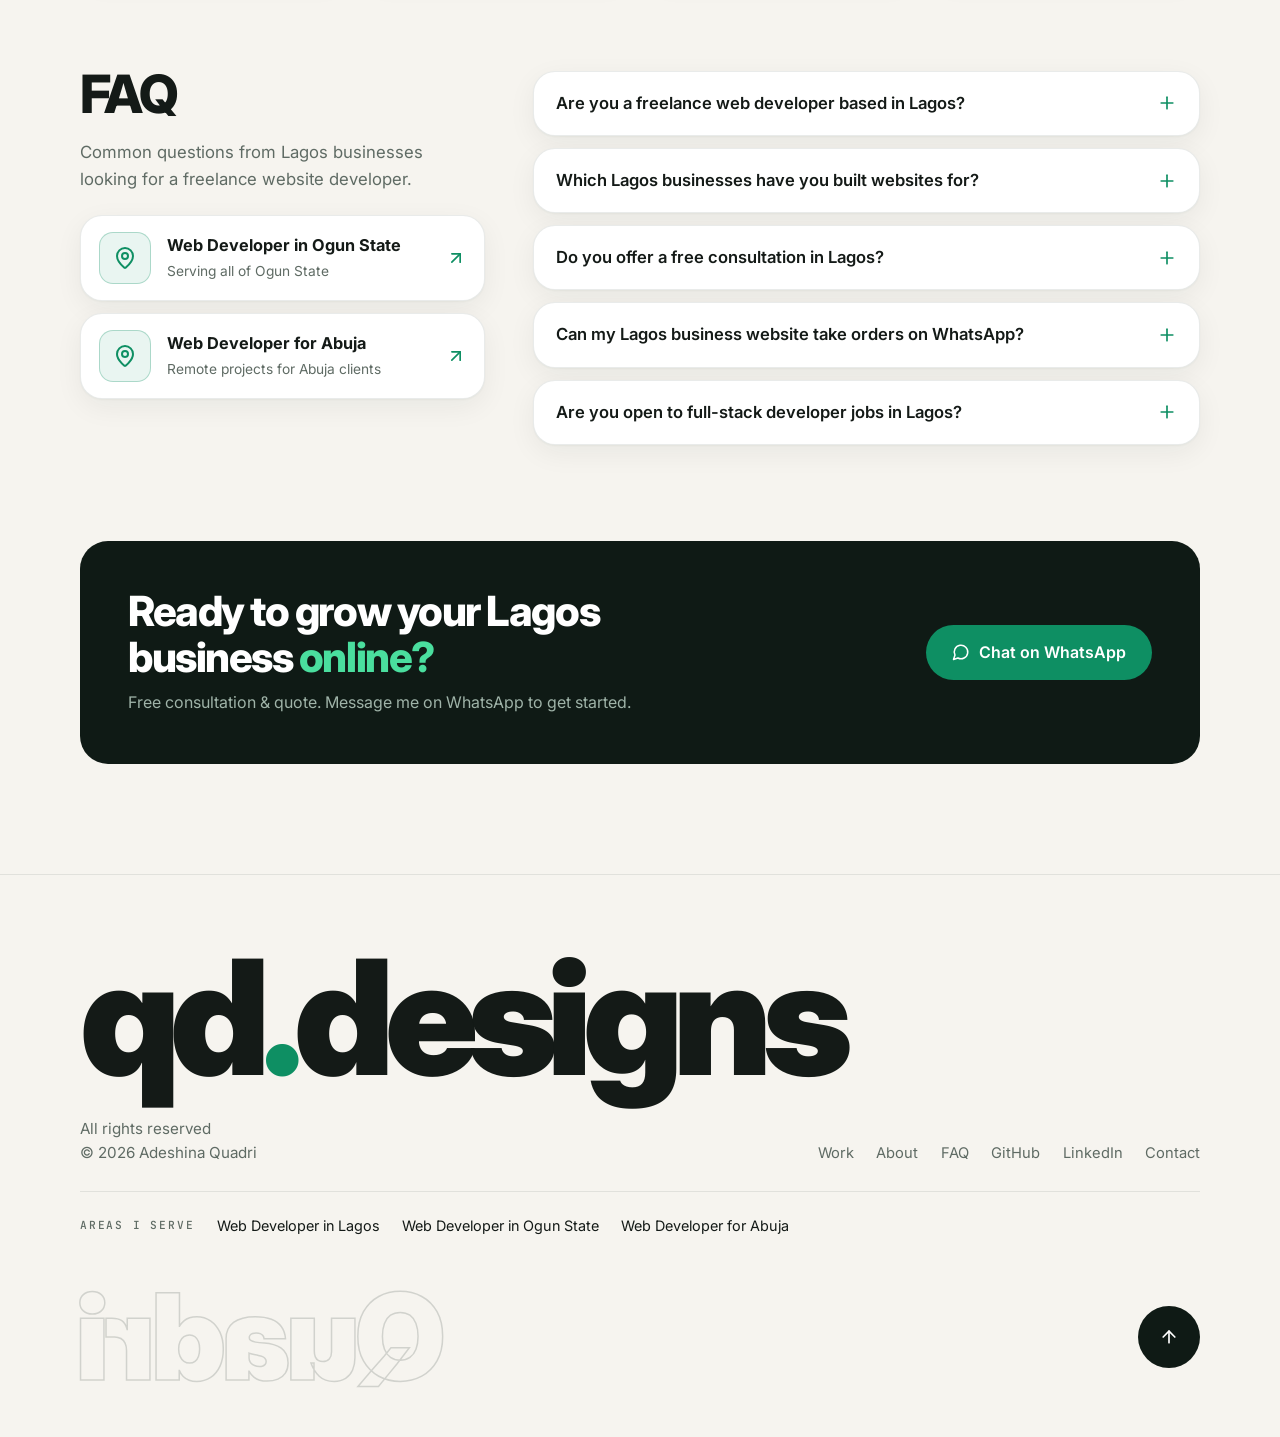
<file: web-developer-lagos/index.html>
<!DOCTYPE html>
<html lang="en-NG">
<head>
<meta charset="UTF-8"/>
<meta name="viewport" content="width=device-width, initial-scale=1.0"/>
<title>Freelance Web Developer in Lagos, Nigeria | QD Designs</title>
<meta name="description" content="Looking for a website developer in Lagos? Adeshina Quadri (QD Designs) builds fast, mobile-first business websites, online stores &amp; web apps. Free consultation."/>
<link rel="canonical" href="https://qd-designs.vercel.app/web-developer-lagos"/>
<meta name="robots" content="index, follow, max-image-preview:large"/>
<meta name="author" content="Adeshina Quadri"/>
<meta name="theme-color" content="#f6f4ef"/>
<meta name="geo.region" content="NG-LA"/>
<meta name="geo.placename" content="Lagos"/>
<meta property="og:type" content="website"/>
<meta property="og:site_name" content="QD Designs"/>
<meta property="og:locale" content="en_NG"/>
<meta property="og:title" content="Freelance Web Developer in Lagos, Nigeria | QD Designs"/>
<meta property="og:description" content="Looking for a website developer in Lagos? Adeshina Quadri (QD Designs) builds fast, mobile-first business websites, online stores &amp; web apps. Free consultation."/>
<meta property="og:url" content="https://qd-designs.vercel.app/web-developer-lagos"/>
<meta property="og:image" content="https://qd-designs.vercel.app/assets/og-image.jpg"/>
<meta property="og:image:width" content="1200"/>
<meta property="og:image:height" content="630"/>
<meta property="og:image:alt" content="Adeshina Quadri, freelance web developer in Lagos, Nigeria (QD Designs)"/>
<meta name="twitter:card" content="summary_large_image"/>
<meta name="twitter:title" content="Freelance Web Developer in Lagos, Nigeria | QD Designs"/>
<meta name="twitter:description" content="Looking for a website developer in Lagos? Adeshina Quadri (QD Designs) builds fast, mobile-first business websites, online stores &amp; web apps. Free consultation."/>
<meta name="twitter:image" content="https://qd-designs.vercel.app/assets/og-image.jpg"/>
<link rel="icon" href="/favicon.svg" type="image/svg+xml"/>
<link rel="icon" href="/favicon-32.png" sizes="32x32" type="image/png"/>
<link rel="apple-touch-icon" href="/apple-touch-icon.png"/>
<link rel="preconnect" href="https://fonts.googleapis.com"/>
<link rel="preconnect" href="https://fonts.gstatic.com" crossorigin/>
<link href="https://fonts.googleapis.com/css2?family=Inter:wght@300;400;500;600;700;800;900&family=JetBrains+Mono:ital,wght@0,400;0,500;0,700;1,400&display=swap" rel="stylesheet"/>
<link rel="stylesheet" href="/assets/css/site.css"/>
<script>document.documentElement.classList.add('js')</script>
<script type="application/ld+json">{"@context":"https://schema.org","@graph":[{"@type":"WebPage","@id":"https://qd-designs.vercel.app/web-developer-lagos#webpage","url":"https://qd-designs.vercel.app/web-developer-lagos","name":"Freelance Web Developer in Lagos, Nigeria | QD Designs","description":"Looking for a website developer in Lagos? Adeshina Quadri (QD Designs) builds fast, mobile-first business websites, online stores & web apps. Free consultation.","isPartOf":{"@id":"https://qd-designs.vercel.app/#website"},"about":{"@id":"https://qd-designs.vercel.app/#business"},"inLanguage":"en-NG","breadcrumb":{"@id":"https://qd-designs.vercel.app/web-developer-lagos#breadcrumb"}},{"@type":"BreadcrumbList","@id":"https://qd-designs.vercel.app/web-developer-lagos#breadcrumb","itemListElement":[{"@type":"ListItem","position":1,"name":"Home","item":"https://qd-designs.vercel.app/"},{"@type":"ListItem","position":2,"name":"Web Developer in Lagos","item":"https://qd-designs.vercel.app/web-developer-lagos"}]},{"@type":"Service","@id":"https://qd-designs.vercel.app/web-developer-lagos#service","name":"Website design & development in Lagos","serviceType":"Web design and development","provider":{"@id":"https://qd-designs.vercel.app/#business"},"areaServed":{"@type":"City","name":"Lagos"},"description":"I'm Adeshina Quadri, a Lagos-based freelance web designer and full-stack developer. I build fast, mobile-first websites, online stores and web apps for Lagos businesses, designed for customers who browse on their phones and buy on WhatsApp."},{"@type":"WebSite","@id":"https://qd-designs.vercel.app/#website","url":"https://qd-designs.vercel.app/","name":"QD Designs","alternateName":"Adeshina Quadri, Freelance Web Developer in Lagos","inLanguage":"en-NG","publisher":{"@id":"https://qd-designs.vercel.app/#business"}},{"@type":"ProfessionalService","@id":"https://qd-designs.vercel.app/#business","name":"QD Designs","description":"Freelance web design and full-stack development studio run by Adeshina Quadri in Lagos, Nigeria, serving clients in Lagos, Ogun State, Abuja and across Nigeria.","url":"https://qd-designs.vercel.app/","image":"https://qd-designs.vercel.app/assets/og-image.jpg","logo":"https://qd-designs.vercel.app/apple-touch-icon.png","telephone":"+2349074318065","email":"quadri4adeshina@icloud.com","founder":{"@id":"https://qd-designs.vercel.app/#person"},"address":{"@type":"PostalAddress","addressLocality":"Lagos","addressRegion":"Lagos","addressCountry":"NG"},"areaServed":[{"@type":"City","name":"Lagos"},{"@type":"State","name":"Ogun State"},{"@type":"City","name":"Abuja"},{"@type":"Country","name":"Nigeria"}],"knowsLanguage":"en","hasOfferCatalog":{"@type":"OfferCatalog","name":"Web design & development services","itemListElement":[{"@type":"Offer","itemOffered":{"@type":"Service","name":"Website design and development","description":"Modern, mobile-first business websites designed and built from scratch."}},{"@type":"Offer","itemOffered":{"@type":"Service","name":"Full-stack web application development","description":"Web apps with logins, dashboards and databases using React, Next.js, Supabase and Appwrite."}},{"@type":"Offer","itemOffered":{"@type":"Service","name":"E-commerce website development","description":"Online stores with product catalogues, carts and WhatsApp ordering."}},{"@type":"Offer","itemOffered":{"@type":"Service","name":"Website hosting, domains and deployment","description":"Custom domains and fast hosting on Vercel and GitHub Pages."}},{"@type":"Offer","itemOffered":{"@type":"Service","name":"Brand identity design","description":"Logos, colour palettes and visual direction for businesses."}},{"@type":"Offer","itemOffered":{"@type":"Service","name":"Data entry and reporting","description":"Accurate data entry, validation and Excel / Google Sheets reporting."}},{"@type":"Offer","itemOffered":{"@type":"Service","name":"Social media management","description":"Community management and multi-channel outreach."}}]},"sameAs":["https://github.com/jagoman001","https://www.linkedin.com/in/quadri-timilehin-4bb19a3a5"]},{"@type":"Person","@id":"https://qd-designs.vercel.app/#person","name":"Adeshina Quadri Timilehin","alternateName":["Adeshina Quadri","Quadri Adeshina","Jago"],"jobTitle":"Freelance Web Developer & Full-Stack Developer","url":"https://qd-designs.vercel.app/","image":"https://qd-designs.vercel.app/assets/img/adeshina-quadri.webp","email":"mailto:quadri4adeshina@icloud.com","telephone":"+2349130835630","address":{"@type":"PostalAddress","addressLocality":"Lagos","addressRegion":"Lagos","addressCountry":"NG"},"alumniOf":{"@type":"CollegeOrUniversity","name":"Kwara State University"},"knowsAbout":["Web design","Web development","Full-stack development","React","Next.js","TypeScript","Supabase","Tailwind CSS","E-commerce websites","UI/UX design","Data entry","Social media management"],"worksFor":{"@id":"https://qd-designs.vercel.app/#business"},"sameAs":["https://github.com/jagoman001","https://www.linkedin.com/in/quadri-timilehin-4bb19a3a5"]},{"@type":"FAQPage","mainEntity":[{"@type":"Question","name":"Are you a freelance web developer based in Lagos?","acceptedAnswer":{"@type":"Answer","text":"Yes. I'm based in Lagos and work as a freelance web designer and full-stack developer under QD Designs, building websites, online stores and web apps for Lagos businesses."}},{"@type":"Question","name":"Which Lagos businesses have you built websites for?","acceptedAnswer":{"@type":"Answer","text":"Recent Lagos projects include Sportellectual Limited (a sports consultancy in Isolo), Sammiecrunchy Foods (a snacks and foodstuffs vendor in Ogba) and Hive9ja, a marketplace for Lagos and Ogun State. See all my work →"}},{"@type":"Question","name":"Do you offer a free consultation in Lagos?","acceptedAnswer":{"@type":"Answer","text":"Yes. Every project starts with a free consultation and a free quote over WhatsApp or a call."}},{"@type":"Question","name":"Can my Lagos business website take orders on WhatsApp?","acceptedAnswer":{"@type":"Answer","text":"Yes. I build one-tap WhatsApp ordering and chat into business sites and online stores, so customers can message or order instantly."}},{"@type":"Question","name":"Are you open to full-stack developer jobs in Lagos?","acceptedAnswer":{"@type":"Answer","text":"Yes. Alongside freelance work I'm open to full-stack developer roles in Lagos or remote. Connect on LinkedIn →"}}]}]}</script>
</head>
<body>


<nav id="nav">
  <div class="wrap nav-in">
    <a href="/" class="logo">Adeshina <b>Quadri</b></a>
    <ul class="nav-links">
      <li><a href="/#about">About</a></li>
      <li><a href="/#services">Services</a></li>
      <li><a href="/#work">Work</a></li>
      <li><a href="/#skills">Skills</a></li>
      <li><a href="/#journey">Journey</a></li>
      <li><a href="/#faq">FAQ</a></li>
      <li><a href="/#contact">Contact</a></li>
    </ul>
    <a href="/#contact" class="nav-cta desk">Hire Me <svg class="ic" aria-hidden="true" xmlns="http://www.w3.org/2000/svg" viewBox="0 0 24 24" fill="none" stroke="currentColor" stroke-width="2" stroke-linecap="round" stroke-linejoin="round" > <path d="M7 7h10v10" /> <path d="M7 17 17 7" /> </svg></a>
    <button class="burger" id="burger" aria-label="Open menu"><svg class="ic" aria-hidden="true" xmlns="http://www.w3.org/2000/svg" viewBox="0 0 24 24" fill="none" stroke="currentColor" stroke-width="2" stroke-linecap="round" stroke-linejoin="round" > <line x1="4" x2="20" y1="12" y2="12" /> <line x1="4" x2="20" y1="6" y2="6" /> <line x1="4" x2="20" y1="18" y2="18" /> </svg></button>
  </div>
</nav>

<div class="mmenu" id="mmenu" aria-hidden="true">
  <div class="mmenu-top">
    <a href="/" class="logo" data-close>Adeshina <b>Quadri</b></a>
    <button class="burger" style="display:block" data-close aria-label="Close menu"><svg class="ic" aria-hidden="true" xmlns="http://www.w3.org/2000/svg" viewBox="0 0 24 24" fill="none" stroke="currentColor" stroke-width="2" stroke-linecap="round" stroke-linejoin="round" > <path d="M18 6 6 18" /> <path d="m6 6 12 12" /> </svg></button>
  </div>
  <ul>
    <li><a href="/#about" data-close><span>01</span>About</a></li>
    <li><a href="/#services" data-close><span>02</span>Services</a></li>
    <li><a href="/#work" data-close><span>03</span>Work</a></li>
    <li><a href="/#skills" data-close><span>04</span>Skills</a></li>
    <li><a href="/#journey" data-close><span>05</span>Journey</a></li>
    <li><a href="/#faq" data-close><span>07</span>FAQ</a></li>
    <li><a href="/#contact" data-close><span>08</span>Contact</a></li>
  </ul>
  <a href="/#contact" class="nav-cta" data-close>Let's work together <svg class="ic" aria-hidden="true" xmlns="http://www.w3.org/2000/svg" viewBox="0 0 24 24" fill="none" stroke="currentColor" stroke-width="2" stroke-linecap="round" stroke-linejoin="round" > <path d="M7 7h10v10" /> <path d="M7 17 17 7" /> </svg></a>
</div>

<header class="page-hero" id="top">
  <div class="wrap">
    <div class="crumbs" aria-label="Breadcrumb"><a href="/">Home</a> / <span>Web Developer in Lagos</span></div>
    <span class="eyebrow rv">Based in Lagos, Nigeria</span>
    <h1 class="rv">Freelance <em>Web Developer</em> in Lagos</h1>
    <p class="lede rv">I'm Adeshina Quadri, a Lagos-based freelance web designer and full-stack developer. I build fast, mobile-first websites, online stores and web apps for Lagos businesses, designed for customers who browse on their phones and buy on WhatsApp.</p>
    <div class="cta-row rv">
      <a class="btn-main" href="https://wa.me/2349074318065?text=Hi%20Quadri%2C%20I%20need%20a%20website%20for%20my%20business%20in%20Lagos." target="_blank" rel="noopener"><svg class="ic" aria-hidden="true" xmlns="http://www.w3.org/2000/svg" viewBox="0 0 24 24" fill="none" stroke="currentColor" stroke-width="2" stroke-linecap="round" stroke-linejoin="round" > <path d="M7.9 20A9 9 0 1 0 4 16.1L2 22Z" /> </svg> Get a free quote on WhatsApp</a>
      <a class="btn-line" href="/#work">See my work <svg class="ic" aria-hidden="true" xmlns="http://www.w3.org/2000/svg" viewBox="0 0 24 24" fill="none" stroke="currentColor" stroke-width="2" stroke-linecap="round" stroke-linejoin="round" > <path d="M7 7h10v10" /> <path d="M7 17 17 7" /> </svg></a>
    </div>
  </div>
</header>

<section id="why">
  <div class="wrap prose">
    <div class="rv"><h2 class="sec-title" style="font-size:clamp(1.8rem,3.6vw,2.6rem);margin-bottom:1.2rem">A website developer who understands the Lagos market</h2><p>Most Lagos customers find you on their phone, often on a slow connection, and want to reach you on WhatsApp in one tap. Every site I build is <strong>mobile-first, fast on 3G and wired for WhatsApp</strong>, so visitors turn into enquiries and orders.</p><p>I've built for Lagos businesses like <strong>Sportellectual Limited</strong> in Isolo and <strong>Sammiecrunchy Foods</strong> in Ogba, and for <strong>Hive9ja</strong>, a marketplace and gig platform for Lagos and Ogun State. You work directly with me, the designer and developer, from the first call to launch day.</p></div>
    <div class="card rv"><ul class="checks"><li style="display:block"><h3>Why work with me</h3></li><li><svg class="ic" aria-hidden="true" xmlns="http://www.w3.org/2000/svg" viewBox="0 0 24 24" fill="none" stroke="currentColor" stroke-width="2" stroke-linecap="round" stroke-linejoin="round" > <circle cx="12" cy="12" r="10" /> <path d="m9 12 2 2 4-4" /> </svg><span>Freelance, so you deal directly with the developer</span></li><li><svg class="ic" aria-hidden="true" xmlns="http://www.w3.org/2000/svg" viewBox="0 0 24 24" fill="none" stroke="currentColor" stroke-width="2" stroke-linecap="round" stroke-linejoin="round" > <circle cx="12" cy="12" r="10" /> <path d="m9 12 2 2 4-4" /> </svg><span>Mobile-first, fast-loading websites</span></li><li><svg class="ic" aria-hidden="true" xmlns="http://www.w3.org/2000/svg" viewBox="0 0 24 24" fill="none" stroke="currentColor" stroke-width="2" stroke-linecap="round" stroke-linejoin="round" > <circle cx="12" cy="12" r="10" /> <path d="m9 12 2 2 4-4" /> </svg><span>WhatsApp ordering &amp; chat built in</span></li><li><svg class="ic" aria-hidden="true" xmlns="http://www.w3.org/2000/svg" viewBox="0 0 24 24" fill="none" stroke="currentColor" stroke-width="2" stroke-linecap="round" stroke-linejoin="round" > <circle cx="12" cy="12" r="10" /> <path d="m9 12 2 2 4-4" /> </svg><span>Domain, hosting &amp; launch handled</span></li><li><svg class="ic" aria-hidden="true" xmlns="http://www.w3.org/2000/svg" viewBox="0 0 24 24" fill="none" stroke="currentColor" stroke-width="2" stroke-linecap="round" stroke-linejoin="round" > <circle cx="12" cy="12" r="10" /> <path d="m9 12 2 2 4-4" /> </svg><span>Free consultation &amp; quote</span></li></ul></div>
  </div>
</section>

<section id="services">
  <div class="wrap">
    <div class="sec-head rv"><h2 class="sec-title">What I build for Lagos clients</h2></div>
    <div class="svc-grid four">
      <div class="card svc rv"><div class="ibox"><svg class="ic" aria-hidden="true" xmlns="http://www.w3.org/2000/svg" viewBox="0 0 24 24" fill="none" stroke="currentColor" stroke-width="2" stroke-linecap="round" stroke-linejoin="round" > <rect width="18" height="7" x="3" y="3" rx="1" /> <rect width="9" height="7" x="3" y="14" rx="1" /> <rect width="5" height="7" x="16" y="14" rx="1" /> </svg></div><h3>Business websites</h3><p>Modern, mobile-first websites that make your business look established and trustworthy.</p></div>
      <div class="card svc rv"><div class="ibox"><svg class="ic" aria-hidden="true" xmlns="http://www.w3.org/2000/svg" viewBox="0 0 24 24" fill="none" stroke="currentColor" stroke-width="2" stroke-linecap="round" stroke-linejoin="round" > <circle cx="8" cy="21" r="1" /> <circle cx="19" cy="21" r="1" /> <path d="M2.05 2.05h2l2.66 12.42a2 2 0 0 0 2 1.58h9.78a2 2 0 0 0 1.95-1.57l1.65-7.43H5.12" /> </svg></div><h3>E-commerce &amp; WhatsApp ordering</h3><p>Online stores with catalogues, carts and one-tap WhatsApp ordering.</p></div>
      <div class="card svc rv"><div class="ibox"><svg class="ic" aria-hidden="true" xmlns="http://www.w3.org/2000/svg" viewBox="0 0 24 24" fill="none" stroke="currentColor" stroke-width="2" stroke-linecap="round" stroke-linejoin="round" > <rect width="20" height="8" x="2" y="2" rx="2" ry="2" /> <rect width="20" height="8" x="2" y="14" rx="2" ry="2" /> <line x1="6" x2="6.01" y1="6" y2="6" /> <line x1="6" x2="6.01" y1="18" y2="18" /> </svg></div><h3>Web apps &amp; dashboards</h3><p>Full-stack apps with logins and databases (React, Next.js, Supabase).</p></div>
      <div class="card svc rv"><div class="ibox"><svg class="ic" aria-hidden="true" xmlns="http://www.w3.org/2000/svg" viewBox="0 0 24 24" fill="none" stroke="currentColor" stroke-width="2" stroke-linecap="round" stroke-linejoin="round" > <circle cx="12" cy="12" r="10" /> <path d="M12 2a14.5 14.5 0 0 0 0 20 14.5 14.5 0 0 0 0-20" /> <path d="M2 12h20" /> </svg></div><h3>Domains, hosting &amp; launch</h3><p>Custom domain, fast hosting and a smooth launch, handled for you.</p></div>
    </div>
  </div>
</section>

<section id="work">
  <div class="wrap">
    <div class="sec-head rv"><h2 class="sec-title">Selected work</h2><p class="sec-kicker"><a href="/#work" style="color:inherit">See all 10 live projects →</a></p></div>
    <div class="work-grid">
      <article class="card proj rv">
        <a class="proj-img" href="https://www.sportellectualltd.com" target="_blank" rel="noopener" aria-label="Visit Sportellectual Limited"><img src="/assets/img/sportellectual.webp" loading="lazy" decoding="async" width="1200" height="432" alt="Sportellectual Limited website preview"/><span class="badge-live">LIVE</span></a>
        <div class="proj-body">
          <div class="proj-cat">Sports · Corporate</div>
          <h3>Sportellectual Limited</h3>
          <p>Multi-page website for a Lagos sports consultancy and its football arm, Sportellectual FC, covering services, business arms, leadership, gallery and contact, with a rotating hero showcase.</p>
          <div class="chips"><span class="chip">HTML</span><span class="chip">CSS</span><span class="chip">JavaScript</span></div>
          <div class="proj-foot"><a class="visit" href="https://www.sportellectualltd.com" target="_blank" rel="noopener">Visit Site <svg class="ic" aria-hidden="true" xmlns="http://www.w3.org/2000/svg" viewBox="0 0 24 24" fill="none" stroke="currentColor" stroke-width="2" stroke-linecap="round" stroke-linejoin="round" > <path d="M15 3h6v6" /> <path d="M10 14 21 3" /> <path d="M18 13v6a2 2 0 0 1-2 2H5a2 2 0 0 1-2-2V8a2 2 0 0 1 2-2h6" /> </svg></a></div>
        </div>
      </article>
      <article class="card proj rv">
        <a class="proj-img" href="https://jagoman001.github.io/Sammiecrunchies/" target="_blank" rel="noopener" aria-label="Visit Sammiecrunchy Foods"><img src="/assets/img/sammiecrunchy-foods.webp" loading="lazy" decoding="async" width="1200" height="432" alt="Sammiecrunchy Foods website preview"/><span class="badge-live">LIVE</span></a>
        <div class="proj-body">
          <div class="proj-cat">E-commerce · Food</div>
          <h3>Sammiecrunchy Foods</h3>
          <p>Nigerian snacks and foodstuffs vendor site with product showcases and direct WhatsApp ordering. Clean, mobile-first design for the Lagos market.</p>
          <div class="chips"><span class="chip">HTML</span><span class="chip">CSS</span><span class="chip">JavaScript</span></div>
          <div class="proj-foot"><a class="src" href="https://github.com/jagoman001/Sammiecrunchies" target="_blank" rel="noopener"><svg class="ic" aria-hidden="true" xmlns="http://www.w3.org/2000/svg" viewBox="0 0 24 24" fill="none" stroke="currentColor" stroke-width="2" stroke-linecap="round" stroke-linejoin="round" > <path d="M15 22v-4a4.8 4.8 0 0 0-1-3.5c3 0 6-2 6-5.5.08-1.25-.27-2.48-1-3.5.28-1.15.28-2.35 0-3.5 0 0-1 0-3 1.5-2.64-.5-5.36-.5-8 0C6 2 5 2 5 2c-.3 1.15-.3 2.35 0 3.5A5.403 5.403 0 0 0 4 9c0 3.5 3 5.5 6 5.5-.39.49-.68 1.05-.85 1.65-.17.6-.22 1.23-.15 1.85v4" /> <path d="M9 18c-4.51 2-5-2-7-2" /> </svg> Source</a><a class="visit" href="https://jagoman001.github.io/Sammiecrunchies/" target="_blank" rel="noopener">Visit Site <svg class="ic" aria-hidden="true" xmlns="http://www.w3.org/2000/svg" viewBox="0 0 24 24" fill="none" stroke="currentColor" stroke-width="2" stroke-linecap="round" stroke-linejoin="round" > <path d="M15 3h6v6" /> <path d="M10 14 21 3" /> <path d="M18 13v6a2 2 0 0 1-2 2H5a2 2 0 0 1-2-2V8a2 2 0 0 1 2-2h6" /> </svg></a></div>
        </div>
      </article>
      <article class="card proj rv">
        <a class="proj-img" href="https://hive9ja.vercel.app" target="_blank" rel="noopener" aria-label="Visit Hive9ja"><img src="/assets/img/hive9ja.webp" loading="lazy" decoding="async" width="1200" height="432" style="object-position:left top" alt="Hive9ja website preview"/><span class="badge-live">LIVE</span></a>
        <div class="proj-body">
          <div class="proj-cat">Marketplace · Full-Stack</div>
          <h3>Hive9ja</h3>
          <p>Lagos and Ogun State's local marketplace, gig platform and business directory, with full auth and real-time listings.</p>
          <div class="chips"><span class="chip">React</span><span class="chip">Vite</span><span class="chip">Supabase</span><span class="chip">Tailwind CSS</span></div>
          <div class="proj-foot"><a class="visit" href="https://hive9ja.vercel.app" target="_blank" rel="noopener">Visit Site <svg class="ic" aria-hidden="true" xmlns="http://www.w3.org/2000/svg" viewBox="0 0 24 24" fill="none" stroke="currentColor" stroke-width="2" stroke-linecap="round" stroke-linejoin="round" > <path d="M15 3h6v6" /> <path d="M10 14 21 3" /> <path d="M18 13v6a2 2 0 0 1-2 2H5a2 2 0 0 1-2-2V8a2 2 0 0 1 2-2h6" /> </svg></a></div>
        </div>
      </article>
    </div>
  </div>
</section>

<section id="process">
  <div class="wrap">
    <div class="sec-head rv"><h2 class="sec-title">How it works</h2></div>
    <div class="steps">
      <div class="card step rv"><div class="n">01</div><h3>Free consultation</h3><p>We talk on WhatsApp or a call about your business, your customers and what the website needs to do. You get a free quote, with no obligation.</p></div>
      <div class="card step rv"><div class="n">02</div><h3>Design</h3><p>I design the look and structure around your brand and share previews so you can give feedback before anything is built.</p></div>
      <div class="card step rv"><div class="n">03</div><h3>Build</h3><p>I build a fast, mobile-first site or app with the features you need: online store, WhatsApp ordering, forms, logins or dashboards.</p></div>
      <div class="card step rv"><div class="n">04</div><h3>Launch</h3><p>I connect your domain, set up hosting and go live, then walk you through how everything works.</p></div>
    </div>
  </div>
</section>

<section id="faq">
  <div class="wrap">
    <div class="faq-grid">
      <div class="faq-intro rv">
        <h2 class="sec-title" style="margin-bottom:1rem">FAQ</h2>
        <p>Common questions from Lagos businesses looking for a freelance website developer.</p>
        <div class="areas">
          <a class="card area" href="/web-developer-ogun-state"><div class="ibox"><svg class="ic" aria-hidden="true" xmlns="http://www.w3.org/2000/svg" viewBox="0 0 24 24" fill="none" stroke="currentColor" stroke-width="2" stroke-linecap="round" stroke-linejoin="round" > <path d="M20 10c0 4.993-5.539 10.193-7.399 11.799a1 1 0 0 1-1.202 0C9.539 20.193 4 14.993 4 10a8 8 0 0 1 16 0" /> <circle cx="12" cy="10" r="3" /> </svg></div><div><b>Web Developer in Ogun State</b><small>Serving all of Ogun State</small></div><svg class="ic arr" aria-hidden="true" xmlns="http://www.w3.org/2000/svg" viewBox="0 0 24 24" fill="none" stroke="currentColor" stroke-width="2" stroke-linecap="round" stroke-linejoin="round" > <path d="M7 7h10v10" /> <path d="M7 17 17 7" /> </svg></a>
          <a class="card area" href="/web-developer-abuja"><div class="ibox"><svg class="ic" aria-hidden="true" xmlns="http://www.w3.org/2000/svg" viewBox="0 0 24 24" fill="none" stroke="currentColor" stroke-width="2" stroke-linecap="round" stroke-linejoin="round" > <path d="M20 10c0 4.993-5.539 10.193-7.399 11.799a1 1 0 0 1-1.202 0C9.539 20.193 4 14.993 4 10a8 8 0 0 1 16 0" /> <circle cx="12" cy="10" r="3" /> </svg></div><div><b>Web Developer for Abuja</b><small>Remote projects for Abuja clients</small></div><svg class="ic arr" aria-hidden="true" xmlns="http://www.w3.org/2000/svg" viewBox="0 0 24 24" fill="none" stroke="currentColor" stroke-width="2" stroke-linecap="round" stroke-linejoin="round" > <path d="M7 7h10v10" /> <path d="M7 17 17 7" /> </svg></a>
        </div>
      </div>
      <div class="faq-list">
        <details class="card faq rv"><summary>Are you a freelance web developer based in Lagos?<svg class="ic" aria-hidden="true" xmlns="http://www.w3.org/2000/svg" viewBox="0 0 24 24" fill="none" stroke="currentColor" stroke-width="2" stroke-linecap="round" stroke-linejoin="round" > <path d="M5 12h14" /> <path d="M12 5v14" /> </svg></summary><div class="ans">Yes. I'm based in Lagos and work as a freelance web designer and full-stack developer under QD Designs, building websites, online stores and web apps for Lagos businesses.</div></details>
        <details class="card faq rv"><summary>Which Lagos businesses have you built websites for?<svg class="ic" aria-hidden="true" xmlns="http://www.w3.org/2000/svg" viewBox="0 0 24 24" fill="none" stroke="currentColor" stroke-width="2" stroke-linecap="round" stroke-linejoin="round" > <path d="M5 12h14" /> <path d="M12 5v14" /> </svg></summary><div class="ans">Recent Lagos projects include Sportellectual Limited (a sports consultancy in Isolo), Sammiecrunchy Foods (a snacks and foodstuffs vendor in Ogba) and Hive9ja, a marketplace for Lagos and Ogun State. <a href="/#work">See all my work →</a></div></details>
        <details class="card faq rv"><summary>Do you offer a free consultation in Lagos?<svg class="ic" aria-hidden="true" xmlns="http://www.w3.org/2000/svg" viewBox="0 0 24 24" fill="none" stroke="currentColor" stroke-width="2" stroke-linecap="round" stroke-linejoin="round" > <path d="M5 12h14" /> <path d="M12 5v14" /> </svg></summary><div class="ans">Yes. Every project starts with a free consultation and a free quote over WhatsApp or a call.</div></details>
        <details class="card faq rv"><summary>Can my Lagos business website take orders on WhatsApp?<svg class="ic" aria-hidden="true" xmlns="http://www.w3.org/2000/svg" viewBox="0 0 24 24" fill="none" stroke="currentColor" stroke-width="2" stroke-linecap="round" stroke-linejoin="round" > <path d="M5 12h14" /> <path d="M12 5v14" /> </svg></summary><div class="ans">Yes. I build one-tap WhatsApp ordering and chat into business sites and online stores, so customers can message or order instantly.</div></details>
        <details class="card faq rv"><summary>Are you open to full-stack developer jobs in Lagos?<svg class="ic" aria-hidden="true" xmlns="http://www.w3.org/2000/svg" viewBox="0 0 24 24" fill="none" stroke="currentColor" stroke-width="2" stroke-linecap="round" stroke-linejoin="round" > <path d="M5 12h14" /> <path d="M12 5v14" /> </svg></summary><div class="ans">Yes. Alongside freelance work I'm open to full-stack developer roles in Lagos or remote. <a href="https://www.linkedin.com/in/quadri-timilehin-4bb19a3a5">Connect on LinkedIn →</a></div></details>
      </div>
    </div>
  </div>
</section>

<section id="contact">
  <div class="wrap">
    <div class="cta-band rv">
      <div><h2>Ready to grow your Lagos business <em>online?</em></h2><p>Free consultation &amp; quote. Message me on WhatsApp to get started.</p></div>
      <a class="btn-main" href="https://wa.me/2349074318065?text=Hi%20Quadri%2C%20I%20need%20a%20website%20for%20my%20business%20in%20Lagos." target="_blank" rel="noopener"><svg class="ic" aria-hidden="true" xmlns="http://www.w3.org/2000/svg" viewBox="0 0 24 24" fill="none" stroke="currentColor" stroke-width="2" stroke-linecap="round" stroke-linejoin="round" > <path d="M7.9 20A9 9 0 1 0 4 16.1L2 22Z" /> </svg> Chat on WhatsApp</a>
    </div>
  </div>
</section>

<footer>
  <div class="wrap">
    <div class="foot-word">qd<span>.</span>designs</div>
    <div class="foot-row">
      <div class="foot-meta">All rights reserved<br/>© <span id="yr">2026</span> Adeshina Quadri</div>
      <div class="foot-links"><a href="/#work">Work</a><a href="/#about">About</a><a href="/#faq">FAQ</a><a href="https://github.com/jagoman001" target="_blank" rel="noopener">GitHub</a><a href="https://www.linkedin.com/in/quadri-timilehin-4bb19a3a5" target="_blank" rel="noopener">LinkedIn</a><a href="/#contact">Contact</a></div>
    </div>
    <div class="foot-areas"><b>Areas I serve</b><a href="/web-developer-lagos">Web Developer in Lagos</a><a href="/web-developer-ogun-state">Web Developer in Ogun State</a><a href="/web-developer-abuja">Web Developer for Abuja</a></div>
    <div class="foot-bottom">
      <div class="foot-ghost" aria-hidden="true">Quadri</div>
      <button class="totop" id="totop" aria-label="Back to top"><svg class="ic" aria-hidden="true" xmlns="http://www.w3.org/2000/svg" viewBox="0 0 24 24" fill="none" stroke="currentColor" stroke-width="2" stroke-linecap="round" stroke-linejoin="round" > <path d="m5 12 7-7 7 7" /> <path d="M12 19V5" /> </svg></button>
    </div>
  </div>
</footer>

<a class="wa-float" href="https://wa.me/2349074318065" target="_blank" rel="noopener" aria-label="Chat on WhatsApp"><svg viewBox="0 0 24 24" aria-hidden="true"><path fill="#ffffff" d="M17.472 14.382c-.297-.149-1.758-.867-2.03-.967-.273-.099-.471-.148-.67.15-.197.297-.767.966-.94 1.164-.173.199-.347.223-.644.075-.297-.15-1.255-.463-2.39-1.475-.883-.788-1.48-1.761-1.653-2.059-.173-.297-.018-.458.13-.606.134-.133.298-.347.446-.52.149-.174.198-.298.298-.497.099-.198.05-.371-.025-.52-.075-.149-.669-1.612-.916-2.207-.242-.579-.487-.5-.669-.51-.173-.008-.371-.01-.57-.01-.198 0-.52.074-.792.372-.272.297-1.04 1.016-1.04 2.479 0 1.462 1.065 2.875 1.213 3.074.149.198 2.096 3.2 5.077 4.487.709.306 1.262.489 1.694.625.712.227 1.36.195 1.871.118.571-.085 1.758-.719 2.006-1.413.248-.694.248-1.289.173-1.413-.074-.124-.272-.198-.57-.347m-5.421 7.403h-.004a9.87 9.87 0 01-5.031-1.378l-.361-.214-3.741.982.998-3.648-.235-.374a9.86 9.86 0 01-1.51-5.26c.001-5.45 4.436-9.884 9.888-9.884 2.64 0 5.122 1.03 6.988 2.898a9.825 9.825 0 012.893 6.994c-.003 5.45-4.437 9.884-9.885 9.884m8.413-18.297A11.815 11.815 0 0012.05 0C5.495 0 .16 5.335.157 11.892c0 2.096.547 4.142 1.588 5.945L.057 24l6.305-1.654a11.882 11.882 0 005.683 1.448h.005c6.554 0 11.89-5.335 11.893-11.893a11.821 11.821 0 00-3.48-8.413Z"/></svg></a>

<script src="/assets/js/site.js" defer></script>
</body>
</html>
</file>
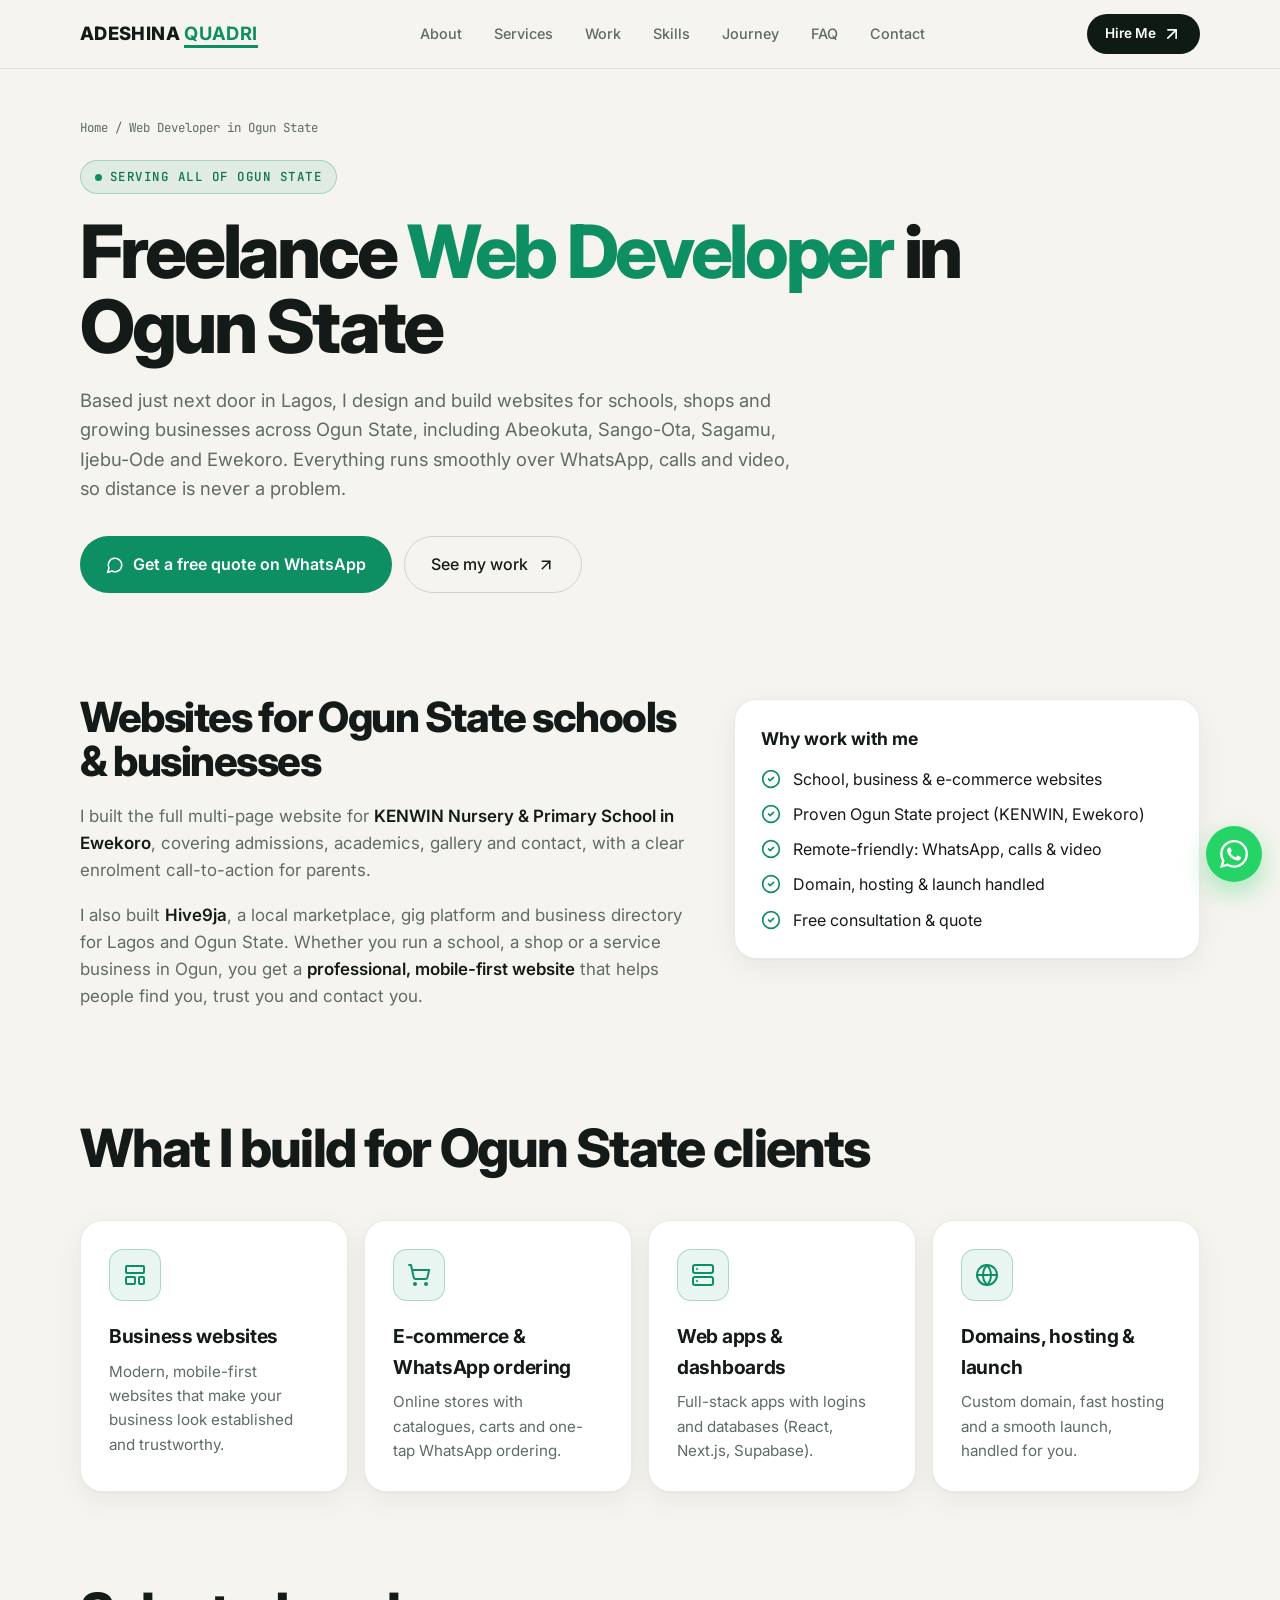
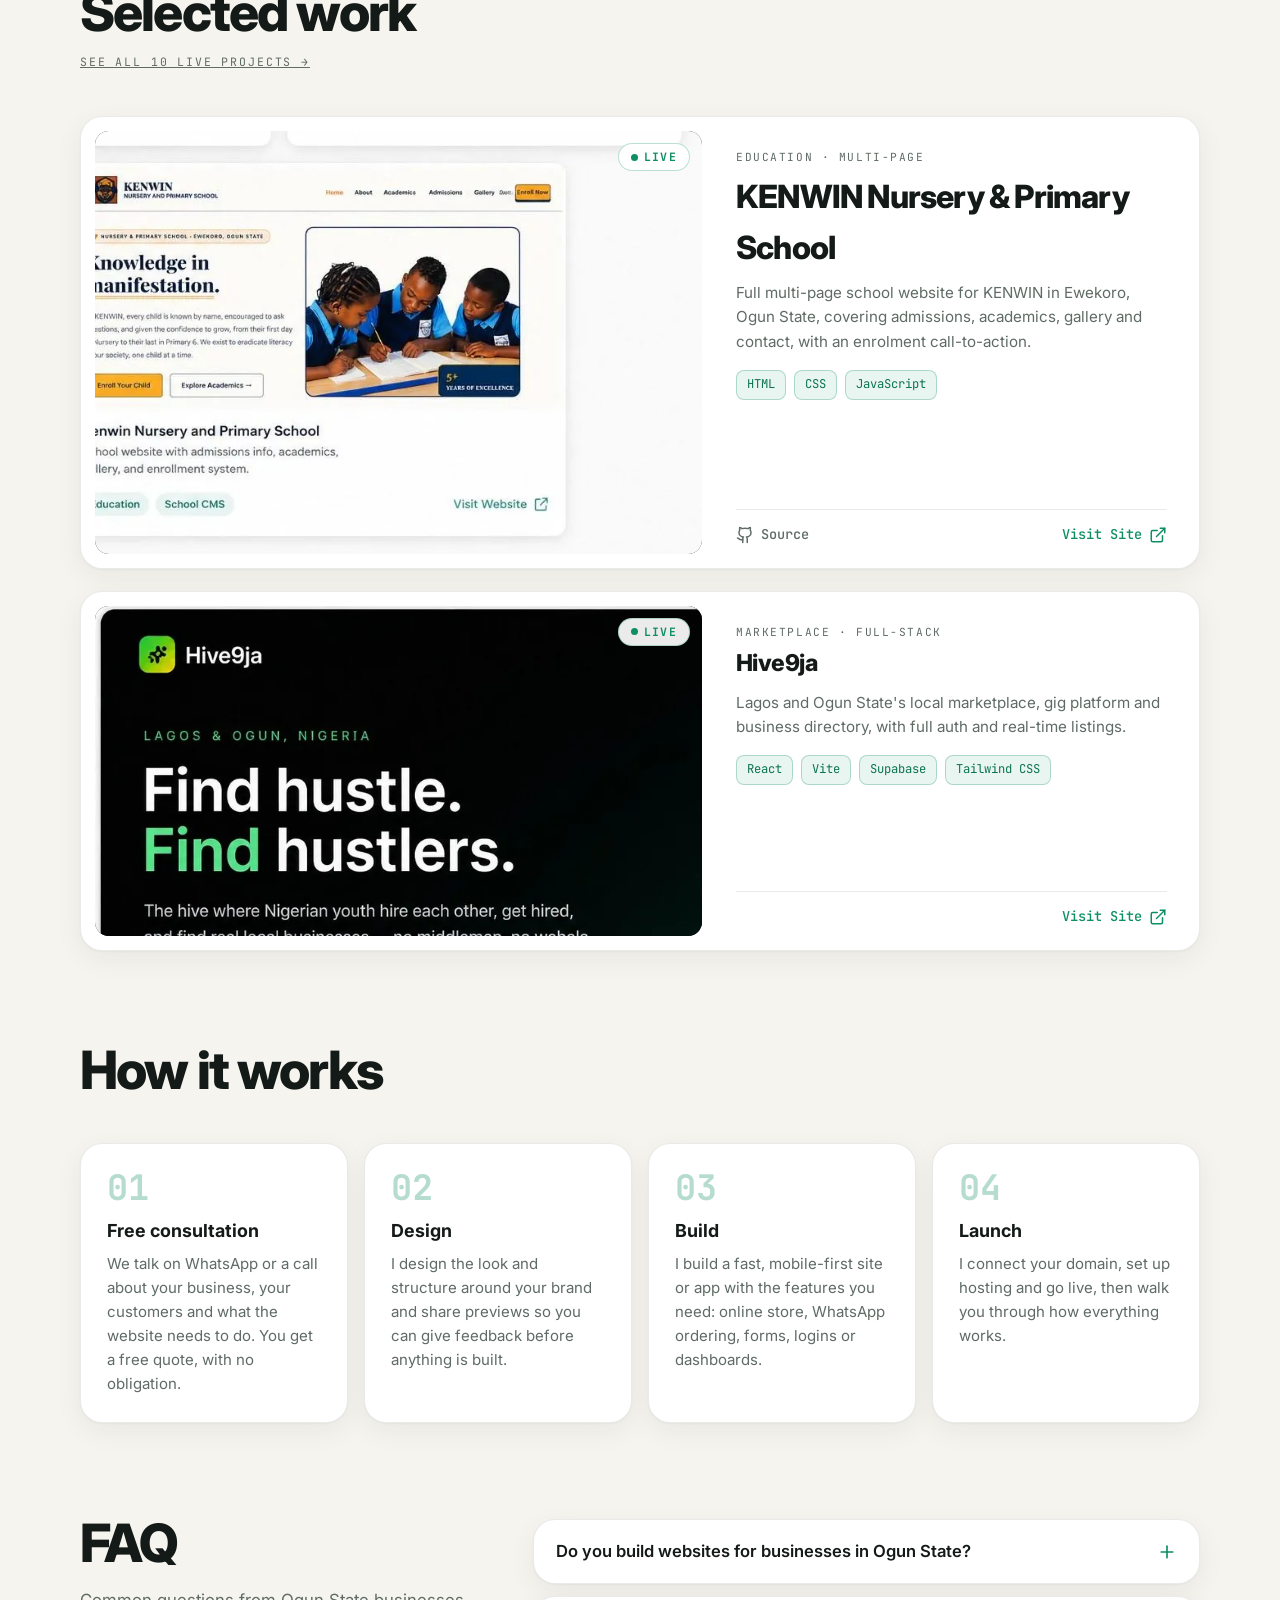
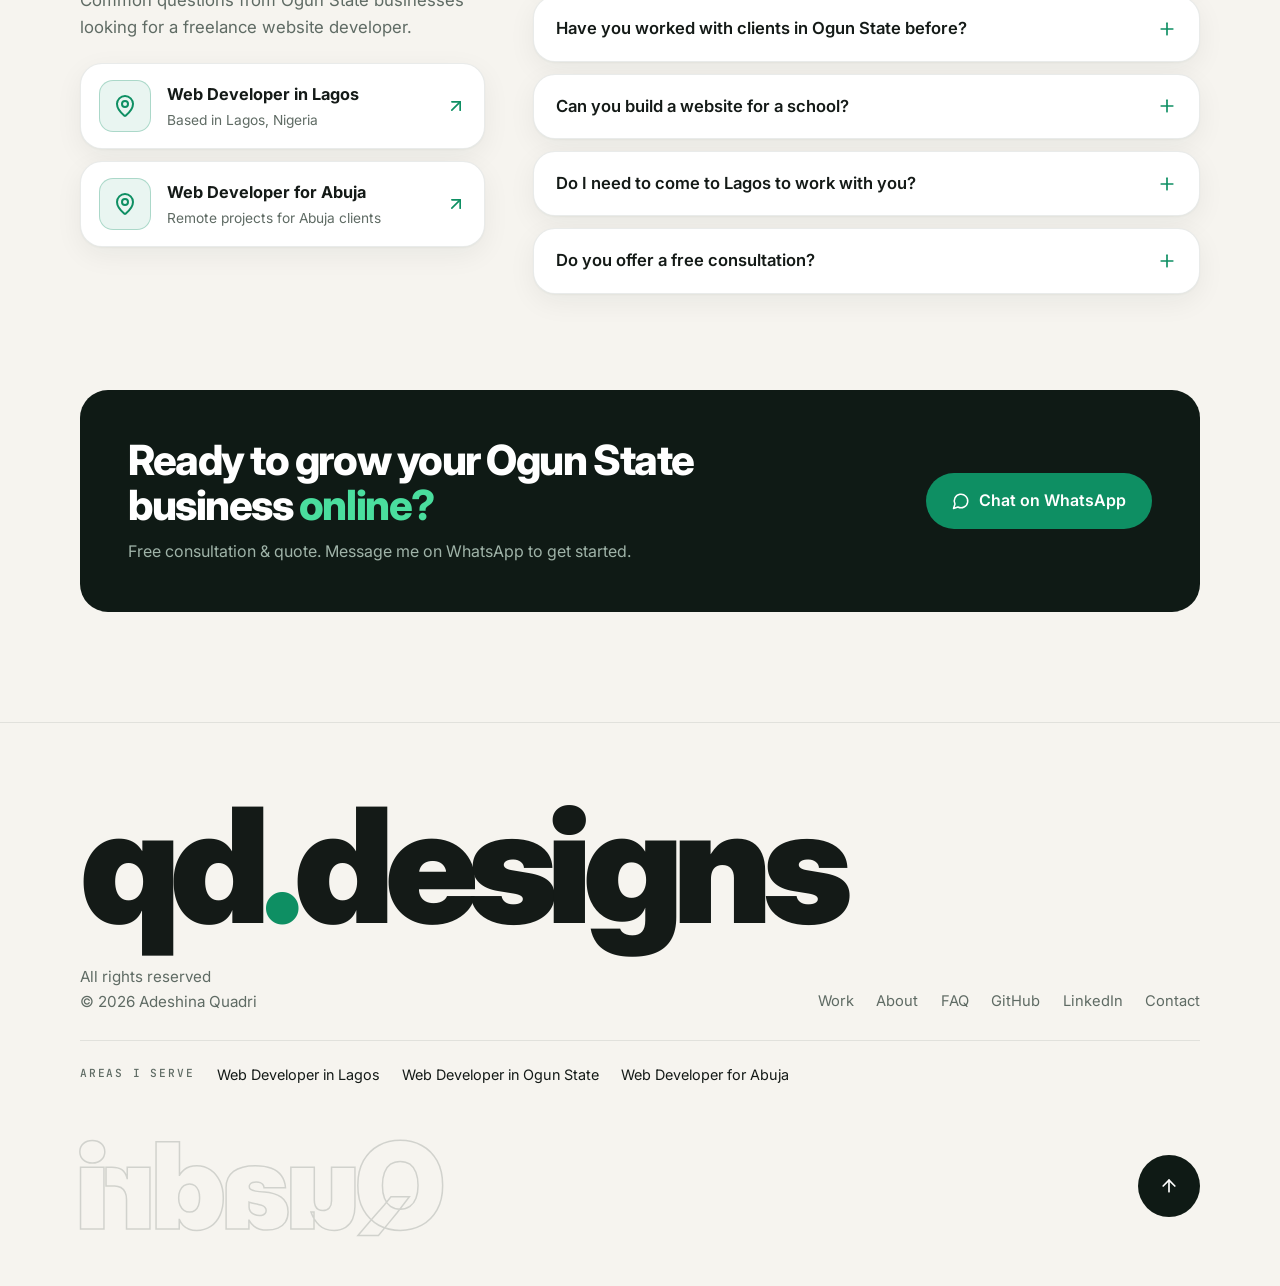
<file: web-developer-ogun-state/index.html>
<!DOCTYPE html>
<html lang="en-NG">
<head>
<meta charset="UTF-8"/>
<meta name="viewport" content="width=device-width, initial-scale=1.0"/>
<title>Freelance Web Developer in Ogun State | QD Designs</title>
<meta name="description" content="Freelance website developer for Ogun State businesses and schools in Abeokuta, Ota, Sagamu, Ijebu-Ode &amp; Ewekoro. Websites, online stores &amp; web apps. Free quote."/>
<link rel="canonical" href="https://qd-designs.vercel.app/web-developer-ogun-state"/>
<meta name="robots" content="index, follow, max-image-preview:large"/>
<meta name="author" content="Adeshina Quadri"/>
<meta name="theme-color" content="#f6f4ef"/>
<meta name="geo.region" content="NG-LA"/>
<meta name="geo.placename" content="Lagos"/>
<meta property="og:type" content="website"/>
<meta property="og:site_name" content="QD Designs"/>
<meta property="og:locale" content="en_NG"/>
<meta property="og:title" content="Freelance Web Developer in Ogun State | QD Designs"/>
<meta property="og:description" content="Freelance website developer for Ogun State businesses and schools in Abeokuta, Ota, Sagamu, Ijebu-Ode &amp; Ewekoro. Websites, online stores &amp; web apps. Free quote."/>
<meta property="og:url" content="https://qd-designs.vercel.app/web-developer-ogun-state"/>
<meta property="og:image" content="https://qd-designs.vercel.app/assets/og-image.jpg"/>
<meta property="og:image:width" content="1200"/>
<meta property="og:image:height" content="630"/>
<meta property="og:image:alt" content="Adeshina Quadri, freelance web developer in Lagos, Nigeria (QD Designs)"/>
<meta name="twitter:card" content="summary_large_image"/>
<meta name="twitter:title" content="Freelance Web Developer in Ogun State | QD Designs"/>
<meta name="twitter:description" content="Freelance website developer for Ogun State businesses and schools in Abeokuta, Ota, Sagamu, Ijebu-Ode &amp; Ewekoro. Websites, online stores &amp; web apps. Free quote."/>
<meta name="twitter:image" content="https://qd-designs.vercel.app/assets/og-image.jpg"/>
<link rel="icon" href="/favicon.svg" type="image/svg+xml"/>
<link rel="icon" href="/favicon-32.png" sizes="32x32" type="image/png"/>
<link rel="apple-touch-icon" href="/apple-touch-icon.png"/>
<link rel="preconnect" href="https://fonts.googleapis.com"/>
<link rel="preconnect" href="https://fonts.gstatic.com" crossorigin/>
<link href="https://fonts.googleapis.com/css2?family=Inter:wght@300;400;500;600;700;800;900&family=JetBrains+Mono:ital,wght@0,400;0,500;0,700;1,400&display=swap" rel="stylesheet"/>
<link rel="stylesheet" href="/assets/css/site.css"/>
<script>document.documentElement.classList.add('js')</script>
<script type="application/ld+json">{"@context":"https://schema.org","@graph":[{"@type":"WebPage","@id":"https://qd-designs.vercel.app/web-developer-ogun-state#webpage","url":"https://qd-designs.vercel.app/web-developer-ogun-state","name":"Freelance Web Developer in Ogun State | QD Designs","description":"Freelance website developer for Ogun State businesses and schools in Abeokuta, Ota, Sagamu, Ijebu-Ode & Ewekoro. Websites, online stores & web apps. Free quote.","isPartOf":{"@id":"https://qd-designs.vercel.app/#website"},"about":{"@id":"https://qd-designs.vercel.app/#business"},"inLanguage":"en-NG","breadcrumb":{"@id":"https://qd-designs.vercel.app/web-developer-ogun-state#breadcrumb"}},{"@type":"BreadcrumbList","@id":"https://qd-designs.vercel.app/web-developer-ogun-state#breadcrumb","itemListElement":[{"@type":"ListItem","position":1,"name":"Home","item":"https://qd-designs.vercel.app/"},{"@type":"ListItem","position":2,"name":"Web Developer in Ogun State","item":"https://qd-designs.vercel.app/web-developer-ogun-state"}]},{"@type":"Service","@id":"https://qd-designs.vercel.app/web-developer-ogun-state#service","name":"Website design & development in Ogun State","serviceType":"Web design and development","provider":{"@id":"https://qd-designs.vercel.app/#business"},"areaServed":{"@type":"State","name":"Ogun State"},"description":"Based just next door in Lagos, I design and build websites for schools, shops and growing businesses across Ogun State, including Abeokuta, Sango-Ota, Sagamu, Ijebu-Ode and Ewekoro. Everything runs smoothly over WhatsApp, calls and video, so distance is never a problem."},{"@type":"WebSite","@id":"https://qd-designs.vercel.app/#website","url":"https://qd-designs.vercel.app/","name":"QD Designs","alternateName":"Adeshina Quadri, Freelance Web Developer in Lagos","inLanguage":"en-NG","publisher":{"@id":"https://qd-designs.vercel.app/#business"}},{"@type":"ProfessionalService","@id":"https://qd-designs.vercel.app/#business","name":"QD Designs","description":"Freelance web design and full-stack development studio run by Adeshina Quadri in Lagos, Nigeria, serving clients in Lagos, Ogun State, Abuja and across Nigeria.","url":"https://qd-designs.vercel.app/","image":"https://qd-designs.vercel.app/assets/og-image.jpg","logo":"https://qd-designs.vercel.app/apple-touch-icon.png","telephone":"+2349074318065","email":"quadri4adeshina@icloud.com","founder":{"@id":"https://qd-designs.vercel.app/#person"},"address":{"@type":"PostalAddress","addressLocality":"Lagos","addressRegion":"Lagos","addressCountry":"NG"},"areaServed":[{"@type":"City","name":"Lagos"},{"@type":"State","name":"Ogun State"},{"@type":"City","name":"Abuja"},{"@type":"Country","name":"Nigeria"}],"knowsLanguage":"en","hasOfferCatalog":{"@type":"OfferCatalog","name":"Web design & development services","itemListElement":[{"@type":"Offer","itemOffered":{"@type":"Service","name":"Website design and development","description":"Modern, mobile-first business websites designed and built from scratch."}},{"@type":"Offer","itemOffered":{"@type":"Service","name":"Full-stack web application development","description":"Web apps with logins, dashboards and databases using React, Next.js, Supabase and Appwrite."}},{"@type":"Offer","itemOffered":{"@type":"Service","name":"E-commerce website development","description":"Online stores with product catalogues, carts and WhatsApp ordering."}},{"@type":"Offer","itemOffered":{"@type":"Service","name":"Website hosting, domains and deployment","description":"Custom domains and fast hosting on Vercel and GitHub Pages."}},{"@type":"Offer","itemOffered":{"@type":"Service","name":"Brand identity design","description":"Logos, colour palettes and visual direction for businesses."}},{"@type":"Offer","itemOffered":{"@type":"Service","name":"Data entry and reporting","description":"Accurate data entry, validation and Excel / Google Sheets reporting."}},{"@type":"Offer","itemOffered":{"@type":"Service","name":"Social media management","description":"Community management and multi-channel outreach."}}]},"sameAs":["https://github.com/jagoman001","https://www.linkedin.com/in/quadri-timilehin-4bb19a3a5"]},{"@type":"Person","@id":"https://qd-designs.vercel.app/#person","name":"Adeshina Quadri Timilehin","alternateName":["Adeshina Quadri","Quadri Adeshina","Jago"],"jobTitle":"Freelance Web Developer & Full-Stack Developer","url":"https://qd-designs.vercel.app/","image":"https://qd-designs.vercel.app/assets/img/adeshina-quadri.webp","email":"mailto:quadri4adeshina@icloud.com","telephone":"+2349130835630","address":{"@type":"PostalAddress","addressLocality":"Lagos","addressRegion":"Lagos","addressCountry":"NG"},"alumniOf":{"@type":"CollegeOrUniversity","name":"Kwara State University"},"knowsAbout":["Web design","Web development","Full-stack development","React","Next.js","TypeScript","Supabase","Tailwind CSS","E-commerce websites","UI/UX design","Data entry","Social media management"],"worksFor":{"@id":"https://qd-designs.vercel.app/#business"},"sameAs":["https://github.com/jagoman001","https://www.linkedin.com/in/quadri-timilehin-4bb19a3a5"]},{"@type":"FAQPage","mainEntity":[{"@type":"Question","name":"Do you build websites for businesses in Ogun State?","acceptedAnswer":{"@type":"Answer","text":"Yes. I build websites, online stores and web apps for schools and businesses across Ogun State, including Abeokuta, Sango-Ota, Sagamu, Ijebu-Ode and Ewekoro."}},{"@type":"Question","name":"Have you worked with clients in Ogun State before?","acceptedAnswer":{"@type":"Answer","text":"Yes. I built the website for KENWIN Nursery & Primary School in Ewekoro, and Hive9ja, a marketplace serving Lagos and Ogun State."}},{"@type":"Question","name":"Can you build a website for a school?","acceptedAnswer":{"@type":"Answer","text":"Yes. School websites are one of my specialities: admissions information, academics, a photo gallery, contact details and an enrolment call-to-action for parents."}},{"@type":"Question","name":"Do I need to come to Lagos to work with you?","acceptedAnswer":{"@type":"Answer","text":"No. I work with Ogun State clients remotely over WhatsApp, calls and video, and share live previews of your site as it is built."}},{"@type":"Question","name":"Do you offer a free consultation?","acceptedAnswer":{"@type":"Answer","text":"Yes. Every project starts with a free consultation and a free quote."}}]}]}</script>
</head>
<body>


<nav id="nav">
  <div class="wrap nav-in">
    <a href="/" class="logo">Adeshina <b>Quadri</b></a>
    <ul class="nav-links">
      <li><a href="/#about">About</a></li>
      <li><a href="/#services">Services</a></li>
      <li><a href="/#work">Work</a></li>
      <li><a href="/#skills">Skills</a></li>
      <li><a href="/#journey">Journey</a></li>
      <li><a href="/#faq">FAQ</a></li>
      <li><a href="/#contact">Contact</a></li>
    </ul>
    <a href="/#contact" class="nav-cta desk">Hire Me <svg class="ic" aria-hidden="true" xmlns="http://www.w3.org/2000/svg" viewBox="0 0 24 24" fill="none" stroke="currentColor" stroke-width="2" stroke-linecap="round" stroke-linejoin="round" > <path d="M7 7h10v10" /> <path d="M7 17 17 7" /> </svg></a>
    <button class="burger" id="burger" aria-label="Open menu"><svg class="ic" aria-hidden="true" xmlns="http://www.w3.org/2000/svg" viewBox="0 0 24 24" fill="none" stroke="currentColor" stroke-width="2" stroke-linecap="round" stroke-linejoin="round" > <line x1="4" x2="20" y1="12" y2="12" /> <line x1="4" x2="20" y1="6" y2="6" /> <line x1="4" x2="20" y1="18" y2="18" /> </svg></button>
  </div>
</nav>

<div class="mmenu" id="mmenu" aria-hidden="true">
  <div class="mmenu-top">
    <a href="/" class="logo" data-close>Adeshina <b>Quadri</b></a>
    <button class="burger" style="display:block" data-close aria-label="Close menu"><svg class="ic" aria-hidden="true" xmlns="http://www.w3.org/2000/svg" viewBox="0 0 24 24" fill="none" stroke="currentColor" stroke-width="2" stroke-linecap="round" stroke-linejoin="round" > <path d="M18 6 6 18" /> <path d="m6 6 12 12" /> </svg></button>
  </div>
  <ul>
    <li><a href="/#about" data-close><span>01</span>About</a></li>
    <li><a href="/#services" data-close><span>02</span>Services</a></li>
    <li><a href="/#work" data-close><span>03</span>Work</a></li>
    <li><a href="/#skills" data-close><span>04</span>Skills</a></li>
    <li><a href="/#journey" data-close><span>05</span>Journey</a></li>
    <li><a href="/#faq" data-close><span>07</span>FAQ</a></li>
    <li><a href="/#contact" data-close><span>08</span>Contact</a></li>
  </ul>
  <a href="/#contact" class="nav-cta" data-close>Let's work together <svg class="ic" aria-hidden="true" xmlns="http://www.w3.org/2000/svg" viewBox="0 0 24 24" fill="none" stroke="currentColor" stroke-width="2" stroke-linecap="round" stroke-linejoin="round" > <path d="M7 7h10v10" /> <path d="M7 17 17 7" /> </svg></a>
</div>

<header class="page-hero" id="top">
  <div class="wrap">
    <div class="crumbs" aria-label="Breadcrumb"><a href="/">Home</a> / <span>Web Developer in Ogun State</span></div>
    <span class="eyebrow rv">Serving all of Ogun State</span>
    <h1 class="rv">Freelance <em>Web Developer</em> in Ogun State</h1>
    <p class="lede rv">Based just next door in Lagos, I design and build websites for schools, shops and growing businesses across Ogun State, including Abeokuta, Sango-Ota, Sagamu, Ijebu-Ode and Ewekoro. Everything runs smoothly over WhatsApp, calls and video, so distance is never a problem.</p>
    <div class="cta-row rv">
      <a class="btn-main" href="https://wa.me/2349074318065?text=Hi%20Quadri%2C%20I%20need%20a%20website%20for%20my%20business%20in%20Ogun%20State." target="_blank" rel="noopener"><svg class="ic" aria-hidden="true" xmlns="http://www.w3.org/2000/svg" viewBox="0 0 24 24" fill="none" stroke="currentColor" stroke-width="2" stroke-linecap="round" stroke-linejoin="round" > <path d="M7.9 20A9 9 0 1 0 4 16.1L2 22Z" /> </svg> Get a free quote on WhatsApp</a>
      <a class="btn-line" href="/#work">See my work <svg class="ic" aria-hidden="true" xmlns="http://www.w3.org/2000/svg" viewBox="0 0 24 24" fill="none" stroke="currentColor" stroke-width="2" stroke-linecap="round" stroke-linejoin="round" > <path d="M7 7h10v10" /> <path d="M7 17 17 7" /> </svg></a>
    </div>
  </div>
</header>

<section id="why">
  <div class="wrap prose">
    <div class="rv"><h2 class="sec-title" style="font-size:clamp(1.8rem,3.6vw,2.6rem);margin-bottom:1.2rem">Websites for Ogun State schools &amp; businesses</h2><p>I built the full multi-page website for <strong>KENWIN Nursery &amp; Primary School in Ewekoro</strong>, covering admissions, academics, gallery and contact, with a clear enrolment call-to-action for parents.</p><p>I also built <strong>Hive9ja</strong>, a local marketplace, gig platform and business directory for Lagos and Ogun State. Whether you run a school, a shop or a service business in Ogun, you get a <strong>professional, mobile-first website</strong> that helps people find you, trust you and contact you.</p></div>
    <div class="card rv"><ul class="checks"><li style="display:block"><h3>Why work with me</h3></li><li><svg class="ic" aria-hidden="true" xmlns="http://www.w3.org/2000/svg" viewBox="0 0 24 24" fill="none" stroke="currentColor" stroke-width="2" stroke-linecap="round" stroke-linejoin="round" > <circle cx="12" cy="12" r="10" /> <path d="m9 12 2 2 4-4" /> </svg><span>School, business &amp; e-commerce websites</span></li><li><svg class="ic" aria-hidden="true" xmlns="http://www.w3.org/2000/svg" viewBox="0 0 24 24" fill="none" stroke="currentColor" stroke-width="2" stroke-linecap="round" stroke-linejoin="round" > <circle cx="12" cy="12" r="10" /> <path d="m9 12 2 2 4-4" /> </svg><span>Proven Ogun State project (KENWIN, Ewekoro)</span></li><li><svg class="ic" aria-hidden="true" xmlns="http://www.w3.org/2000/svg" viewBox="0 0 24 24" fill="none" stroke="currentColor" stroke-width="2" stroke-linecap="round" stroke-linejoin="round" > <circle cx="12" cy="12" r="10" /> <path d="m9 12 2 2 4-4" /> </svg><span>Remote-friendly: WhatsApp, calls &amp; video</span></li><li><svg class="ic" aria-hidden="true" xmlns="http://www.w3.org/2000/svg" viewBox="0 0 24 24" fill="none" stroke="currentColor" stroke-width="2" stroke-linecap="round" stroke-linejoin="round" > <circle cx="12" cy="12" r="10" /> <path d="m9 12 2 2 4-4" /> </svg><span>Domain, hosting &amp; launch handled</span></li><li><svg class="ic" aria-hidden="true" xmlns="http://www.w3.org/2000/svg" viewBox="0 0 24 24" fill="none" stroke="currentColor" stroke-width="2" stroke-linecap="round" stroke-linejoin="round" > <circle cx="12" cy="12" r="10" /> <path d="m9 12 2 2 4-4" /> </svg><span>Free consultation &amp; quote</span></li></ul></div>
  </div>
</section>

<section id="services">
  <div class="wrap">
    <div class="sec-head rv"><h2 class="sec-title">What I build for Ogun State clients</h2></div>
    <div class="svc-grid four">
      <div class="card svc rv"><div class="ibox"><svg class="ic" aria-hidden="true" xmlns="http://www.w3.org/2000/svg" viewBox="0 0 24 24" fill="none" stroke="currentColor" stroke-width="2" stroke-linecap="round" stroke-linejoin="round" > <rect width="18" height="7" x="3" y="3" rx="1" /> <rect width="9" height="7" x="3" y="14" rx="1" /> <rect width="5" height="7" x="16" y="14" rx="1" /> </svg></div><h3>Business websites</h3><p>Modern, mobile-first websites that make your business look established and trustworthy.</p></div>
      <div class="card svc rv"><div class="ibox"><svg class="ic" aria-hidden="true" xmlns="http://www.w3.org/2000/svg" viewBox="0 0 24 24" fill="none" stroke="currentColor" stroke-width="2" stroke-linecap="round" stroke-linejoin="round" > <circle cx="8" cy="21" r="1" /> <circle cx="19" cy="21" r="1" /> <path d="M2.05 2.05h2l2.66 12.42a2 2 0 0 0 2 1.58h9.78a2 2 0 0 0 1.95-1.57l1.65-7.43H5.12" /> </svg></div><h3>E-commerce &amp; WhatsApp ordering</h3><p>Online stores with catalogues, carts and one-tap WhatsApp ordering.</p></div>
      <div class="card svc rv"><div class="ibox"><svg class="ic" aria-hidden="true" xmlns="http://www.w3.org/2000/svg" viewBox="0 0 24 24" fill="none" stroke="currentColor" stroke-width="2" stroke-linecap="round" stroke-linejoin="round" > <rect width="20" height="8" x="2" y="2" rx="2" ry="2" /> <rect width="20" height="8" x="2" y="14" rx="2" ry="2" /> <line x1="6" x2="6.01" y1="6" y2="6" /> <line x1="6" x2="6.01" y1="18" y2="18" /> </svg></div><h3>Web apps &amp; dashboards</h3><p>Full-stack apps with logins and databases (React, Next.js, Supabase).</p></div>
      <div class="card svc rv"><div class="ibox"><svg class="ic" aria-hidden="true" xmlns="http://www.w3.org/2000/svg" viewBox="0 0 24 24" fill="none" stroke="currentColor" stroke-width="2" stroke-linecap="round" stroke-linejoin="round" > <circle cx="12" cy="12" r="10" /> <path d="M12 2a14.5 14.5 0 0 0 0 20 14.5 14.5 0 0 0 0-20" /> <path d="M2 12h20" /> </svg></div><h3>Domains, hosting &amp; launch</h3><p>Custom domain, fast hosting and a smooth launch, handled for you.</p></div>
    </div>
  </div>
</section>

<section id="work">
  <div class="wrap">
    <div class="sec-head rv"><h2 class="sec-title">Selected work</h2><p class="sec-kicker"><a href="/#work" style="color:inherit">See all 10 live projects →</a></p></div>
    <div class="work-grid">
      <article class="card proj rv">
        <a class="proj-img" href="https://kenwin-site.vercel.app" target="_blank" rel="noopener" aria-label="Visit KENWIN Nursery &amp; Primary School"><img src="/assets/img/kenwin-school.webp" loading="lazy" decoding="async" width="1200" height="432" alt="KENWIN Nursery &amp; Primary School website preview"/><span class="badge-live">LIVE</span></a>
        <div class="proj-body">
          <div class="proj-cat">Education · Multi-page</div>
          <h3>KENWIN Nursery &amp; Primary School</h3>
          <p>Full multi-page school website for KENWIN in Ewekoro, Ogun State, covering admissions, academics, gallery and contact, with an enrolment call-to-action.</p>
          <div class="chips"><span class="chip">HTML</span><span class="chip">CSS</span><span class="chip">JavaScript</span></div>
          <div class="proj-foot"><a class="src" href="https://github.com/jagoman001/kenwin-school" target="_blank" rel="noopener"><svg class="ic" aria-hidden="true" xmlns="http://www.w3.org/2000/svg" viewBox="0 0 24 24" fill="none" stroke="currentColor" stroke-width="2" stroke-linecap="round" stroke-linejoin="round" > <path d="M15 22v-4a4.8 4.8 0 0 0-1-3.5c3 0 6-2 6-5.5.08-1.25-.27-2.48-1-3.5.28-1.15.28-2.35 0-3.5 0 0-1 0-3 1.5-2.64-.5-5.36-.5-8 0C6 2 5 2 5 2c-.3 1.15-.3 2.35 0 3.5A5.403 5.403 0 0 0 4 9c0 3.5 3 5.5 6 5.5-.39.49-.68 1.05-.85 1.65-.17.6-.22 1.23-.15 1.85v4" /> <path d="M9 18c-4.51 2-5-2-7-2" /> </svg> Source</a><a class="visit" href="https://kenwin-site.vercel.app" target="_blank" rel="noopener">Visit Site <svg class="ic" aria-hidden="true" xmlns="http://www.w3.org/2000/svg" viewBox="0 0 24 24" fill="none" stroke="currentColor" stroke-width="2" stroke-linecap="round" stroke-linejoin="round" > <path d="M15 3h6v6" /> <path d="M10 14 21 3" /> <path d="M18 13v6a2 2 0 0 1-2 2H5a2 2 0 0 1-2-2V8a2 2 0 0 1 2-2h6" /> </svg></a></div>
        </div>
      </article>
      <article class="card proj rv">
        <a class="proj-img" href="https://hive9ja.vercel.app" target="_blank" rel="noopener" aria-label="Visit Hive9ja"><img src="/assets/img/hive9ja.webp" loading="lazy" decoding="async" width="1200" height="432" style="object-position:left top" alt="Hive9ja website preview"/><span class="badge-live">LIVE</span></a>
        <div class="proj-body">
          <div class="proj-cat">Marketplace · Full-Stack</div>
          <h3>Hive9ja</h3>
          <p>Lagos and Ogun State's local marketplace, gig platform and business directory, with full auth and real-time listings.</p>
          <div class="chips"><span class="chip">React</span><span class="chip">Vite</span><span class="chip">Supabase</span><span class="chip">Tailwind CSS</span></div>
          <div class="proj-foot"><a class="visit" href="https://hive9ja.vercel.app" target="_blank" rel="noopener">Visit Site <svg class="ic" aria-hidden="true" xmlns="http://www.w3.org/2000/svg" viewBox="0 0 24 24" fill="none" stroke="currentColor" stroke-width="2" stroke-linecap="round" stroke-linejoin="round" > <path d="M15 3h6v6" /> <path d="M10 14 21 3" /> <path d="M18 13v6a2 2 0 0 1-2 2H5a2 2 0 0 1-2-2V8a2 2 0 0 1 2-2h6" /> </svg></a></div>
        </div>
      </article>
    </div>
  </div>
</section>

<section id="process">
  <div class="wrap">
    <div class="sec-head rv"><h2 class="sec-title">How it works</h2></div>
    <div class="steps">
      <div class="card step rv"><div class="n">01</div><h3>Free consultation</h3><p>We talk on WhatsApp or a call about your business, your customers and what the website needs to do. You get a free quote, with no obligation.</p></div>
      <div class="card step rv"><div class="n">02</div><h3>Design</h3><p>I design the look and structure around your brand and share previews so you can give feedback before anything is built.</p></div>
      <div class="card step rv"><div class="n">03</div><h3>Build</h3><p>I build a fast, mobile-first site or app with the features you need: online store, WhatsApp ordering, forms, logins or dashboards.</p></div>
      <div class="card step rv"><div class="n">04</div><h3>Launch</h3><p>I connect your domain, set up hosting and go live, then walk you through how everything works.</p></div>
    </div>
  </div>
</section>

<section id="faq">
  <div class="wrap">
    <div class="faq-grid">
      <div class="faq-intro rv">
        <h2 class="sec-title" style="margin-bottom:1rem">FAQ</h2>
        <p>Common questions from Ogun State businesses looking for a freelance website developer.</p>
        <div class="areas">
          <a class="card area" href="/web-developer-lagos"><div class="ibox"><svg class="ic" aria-hidden="true" xmlns="http://www.w3.org/2000/svg" viewBox="0 0 24 24" fill="none" stroke="currentColor" stroke-width="2" stroke-linecap="round" stroke-linejoin="round" > <path d="M20 10c0 4.993-5.539 10.193-7.399 11.799a1 1 0 0 1-1.202 0C9.539 20.193 4 14.993 4 10a8 8 0 0 1 16 0" /> <circle cx="12" cy="10" r="3" /> </svg></div><div><b>Web Developer in Lagos</b><small>Based in Lagos, Nigeria</small></div><svg class="ic arr" aria-hidden="true" xmlns="http://www.w3.org/2000/svg" viewBox="0 0 24 24" fill="none" stroke="currentColor" stroke-width="2" stroke-linecap="round" stroke-linejoin="round" > <path d="M7 7h10v10" /> <path d="M7 17 17 7" /> </svg></a>
          <a class="card area" href="/web-developer-abuja"><div class="ibox"><svg class="ic" aria-hidden="true" xmlns="http://www.w3.org/2000/svg" viewBox="0 0 24 24" fill="none" stroke="currentColor" stroke-width="2" stroke-linecap="round" stroke-linejoin="round" > <path d="M20 10c0 4.993-5.539 10.193-7.399 11.799a1 1 0 0 1-1.202 0C9.539 20.193 4 14.993 4 10a8 8 0 0 1 16 0" /> <circle cx="12" cy="10" r="3" /> </svg></div><div><b>Web Developer for Abuja</b><small>Remote projects for Abuja clients</small></div><svg class="ic arr" aria-hidden="true" xmlns="http://www.w3.org/2000/svg" viewBox="0 0 24 24" fill="none" stroke="currentColor" stroke-width="2" stroke-linecap="round" stroke-linejoin="round" > <path d="M7 7h10v10" /> <path d="M7 17 17 7" /> </svg></a>
        </div>
      </div>
      <div class="faq-list">
        <details class="card faq rv"><summary>Do you build websites for businesses in Ogun State?<svg class="ic" aria-hidden="true" xmlns="http://www.w3.org/2000/svg" viewBox="0 0 24 24" fill="none" stroke="currentColor" stroke-width="2" stroke-linecap="round" stroke-linejoin="round" > <path d="M5 12h14" /> <path d="M12 5v14" /> </svg></summary><div class="ans">Yes. I build websites, online stores and web apps for schools and businesses across Ogun State, including Abeokuta, Sango-Ota, Sagamu, Ijebu-Ode and Ewekoro.</div></details>
        <details class="card faq rv"><summary>Have you worked with clients in Ogun State before?<svg class="ic" aria-hidden="true" xmlns="http://www.w3.org/2000/svg" viewBox="0 0 24 24" fill="none" stroke="currentColor" stroke-width="2" stroke-linecap="round" stroke-linejoin="round" > <path d="M5 12h14" /> <path d="M12 5v14" /> </svg></summary><div class="ans">Yes. I built the website for KENWIN Nursery &amp; Primary School in Ewekoro, and Hive9ja, a marketplace serving Lagos and Ogun State.</div></details>
        <details class="card faq rv"><summary>Can you build a website for a school?<svg class="ic" aria-hidden="true" xmlns="http://www.w3.org/2000/svg" viewBox="0 0 24 24" fill="none" stroke="currentColor" stroke-width="2" stroke-linecap="round" stroke-linejoin="round" > <path d="M5 12h14" /> <path d="M12 5v14" /> </svg></summary><div class="ans">Yes. School websites are one of my specialities: admissions information, academics, a photo gallery, contact details and an enrolment call-to-action for parents.</div></details>
        <details class="card faq rv"><summary>Do I need to come to Lagos to work with you?<svg class="ic" aria-hidden="true" xmlns="http://www.w3.org/2000/svg" viewBox="0 0 24 24" fill="none" stroke="currentColor" stroke-width="2" stroke-linecap="round" stroke-linejoin="round" > <path d="M5 12h14" /> <path d="M12 5v14" /> </svg></summary><div class="ans">No. I work with Ogun State clients remotely over WhatsApp, calls and video, and share live previews of your site as it is built.</div></details>
        <details class="card faq rv"><summary>Do you offer a free consultation?<svg class="ic" aria-hidden="true" xmlns="http://www.w3.org/2000/svg" viewBox="0 0 24 24" fill="none" stroke="currentColor" stroke-width="2" stroke-linecap="round" stroke-linejoin="round" > <path d="M5 12h14" /> <path d="M12 5v14" /> </svg></summary><div class="ans">Yes. Every project starts with a free consultation and a free quote.</div></details>
      </div>
    </div>
  </div>
</section>

<section id="contact">
  <div class="wrap">
    <div class="cta-band rv">
      <div><h2>Ready to grow your Ogun State business <em>online?</em></h2><p>Free consultation &amp; quote. Message me on WhatsApp to get started.</p></div>
      <a class="btn-main" href="https://wa.me/2349074318065?text=Hi%20Quadri%2C%20I%20need%20a%20website%20for%20my%20business%20in%20Ogun%20State." target="_blank" rel="noopener"><svg class="ic" aria-hidden="true" xmlns="http://www.w3.org/2000/svg" viewBox="0 0 24 24" fill="none" stroke="currentColor" stroke-width="2" stroke-linecap="round" stroke-linejoin="round" > <path d="M7.9 20A9 9 0 1 0 4 16.1L2 22Z" /> </svg> Chat on WhatsApp</a>
    </div>
  </div>
</section>

<footer>
  <div class="wrap">
    <div class="foot-word">qd<span>.</span>designs</div>
    <div class="foot-row">
      <div class="foot-meta">All rights reserved<br/>© <span id="yr">2026</span> Adeshina Quadri</div>
      <div class="foot-links"><a href="/#work">Work</a><a href="/#about">About</a><a href="/#faq">FAQ</a><a href="https://github.com/jagoman001" target="_blank" rel="noopener">GitHub</a><a href="https://www.linkedin.com/in/quadri-timilehin-4bb19a3a5" target="_blank" rel="noopener">LinkedIn</a><a href="/#contact">Contact</a></div>
    </div>
    <div class="foot-areas"><b>Areas I serve</b><a href="/web-developer-lagos">Web Developer in Lagos</a><a href="/web-developer-ogun-state">Web Developer in Ogun State</a><a href="/web-developer-abuja">Web Developer for Abuja</a></div>
    <div class="foot-bottom">
      <div class="foot-ghost" aria-hidden="true">Quadri</div>
      <button class="totop" id="totop" aria-label="Back to top"><svg class="ic" aria-hidden="true" xmlns="http://www.w3.org/2000/svg" viewBox="0 0 24 24" fill="none" stroke="currentColor" stroke-width="2" stroke-linecap="round" stroke-linejoin="round" > <path d="m5 12 7-7 7 7" /> <path d="M12 19V5" /> </svg></button>
    </div>
  </div>
</footer>

<a class="wa-float" href="https://wa.me/2349074318065" target="_blank" rel="noopener" aria-label="Chat on WhatsApp"><svg viewBox="0 0 24 24" aria-hidden="true"><path fill="#ffffff" d="M17.472 14.382c-.297-.149-1.758-.867-2.03-.967-.273-.099-.471-.148-.67.15-.197.297-.767.966-.94 1.164-.173.199-.347.223-.644.075-.297-.15-1.255-.463-2.39-1.475-.883-.788-1.48-1.761-1.653-2.059-.173-.297-.018-.458.13-.606.134-.133.298-.347.446-.52.149-.174.198-.298.298-.497.099-.198.05-.371-.025-.52-.075-.149-.669-1.612-.916-2.207-.242-.579-.487-.5-.669-.51-.173-.008-.371-.01-.57-.01-.198 0-.52.074-.792.372-.272.297-1.04 1.016-1.04 2.479 0 1.462 1.065 2.875 1.213 3.074.149.198 2.096 3.2 5.077 4.487.709.306 1.262.489 1.694.625.712.227 1.36.195 1.871.118.571-.085 1.758-.719 2.006-1.413.248-.694.248-1.289.173-1.413-.074-.124-.272-.198-.57-.347m-5.421 7.403h-.004a9.87 9.87 0 01-5.031-1.378l-.361-.214-3.741.982.998-3.648-.235-.374a9.86 9.86 0 01-1.51-5.26c.001-5.45 4.436-9.884 9.888-9.884 2.64 0 5.122 1.03 6.988 2.898a9.825 9.825 0 012.893 6.994c-.003 5.45-4.437 9.884-9.885 9.884m8.413-18.297A11.815 11.815 0 0012.05 0C5.495 0 .16 5.335.157 11.892c0 2.096.547 4.142 1.588 5.945L.057 24l6.305-1.654a11.882 11.882 0 005.683 1.448h.005c6.554 0 11.89-5.335 11.893-11.893a11.821 11.821 0 00-3.48-8.413Z"/></svg></a>

<script src="/assets/js/site.js" defer></script>
</body>
</html>
</file>
<file: assets/css/site.css>
:root{
  --bg:#f6f4ef; --bg2:#efece4; --surface:#ffffff; --text:#141a17; --muted:#5f6b64; --faint:#8f9a93;
  --line:rgba(20,40,30,.09); --line2:rgba(20,40,30,.16);
  --accent:#0e8f63; --accent-dk:#0b7350; --accent-soft:rgba(14,143,99,.09); --accent-line:rgba(14,143,99,.28);
  --ink:#0f1a15; --ink2:#16241d;
  --shadow:0 1px 2px rgba(20,40,30,.04),0 8px 28px rgba(20,40,30,.06);
  --shadow-lg:0 2px 4px rgba(20,40,30,.05),0 20px 50px rgba(20,40,30,.10);
  --sans:'Inter',system-ui,-apple-system,sans-serif; --mono:'JetBrains Mono',ui-monospace,monospace;
  --r:22px; --wrap:1160px;
}
*{box-sizing:border-box;margin:0;padding:0}
html{scroll-behavior:smooth;-webkit-text-size-adjust:100%}
body{background:var(--bg);color:var(--text);font-family:var(--sans);line-height:1.6;overflow-x:hidden;-webkit-font-smoothing:antialiased}
img{max-width:100%;display:block}
a{color:inherit}
.ic{width:20px;height:20px;flex-shrink:0}
.wrap{max-width:var(--wrap);margin:0 auto;padding:0 20px}
::selection{background:var(--accent);color:#fff}

/* NAV */
nav{position:fixed;inset:0 0 auto 0;z-index:50;background:rgba(246,244,239,.82);backdrop-filter:blur(14px);-webkit-backdrop-filter:blur(14px);border-bottom:1px solid var(--line);transition:box-shadow .3s}
nav.scrolled{box-shadow:0 6px 24px rgba(20,40,30,.06)}
.nav-in{display:flex;align-items:center;justify-content:space-between;height:68px}
.logo{font-weight:800;font-size:1.15rem;letter-spacing:.02em;text-decoration:none;text-transform:uppercase;white-space:nowrap}
.logo b{color:var(--accent);border-bottom:3px solid var(--accent);padding-bottom:1px}
.nav-links{display:flex;gap:2rem;list-style:none}
.nav-links a{text-decoration:none;font-size:.9rem;font-weight:500;color:var(--muted);transition:color .2s}
.nav-links a:hover,.nav-links a.active{color:var(--accent)}
.nav-cta{display:inline-flex;align-items:center;gap:.4rem;background:var(--ink);color:#fff;text-decoration:none;font-size:.85rem;font-weight:600;padding:.6rem 1.1rem;border-radius:99px;transition:background .2s}
.nav-cta:hover{background:var(--accent)}
.burger{display:none;background:none;border:0;cursor:pointer;color:var(--text);padding:6px}
.burger .ic{width:28px;height:28px}
.mmenu{position:fixed;inset:0;z-index:60;background:var(--bg);display:flex;flex-direction:column;padding:20px;transform:translateY(-100%);transition:transform .45s cubic-bezier(.7,0,.2,1)}
.mmenu.open{transform:none}
.mmenu-top{display:flex;justify-content:space-between;align-items:center;height:48px}
.mmenu ul{list-style:none;margin-top:3rem;display:flex;flex-direction:column;gap:.4rem}
.mmenu ul a{display:flex;align-items:baseline;gap:1rem;text-decoration:none;font-size:2rem;font-weight:800;letter-spacing:-.02em;padding:.35rem 0;border-bottom:1px solid var(--line)}
.mmenu ul a span{font-family:var(--mono);font-size:.8rem;color:var(--accent);font-weight:500}
.mmenu .nav-cta{margin-top:auto;justify-content:center;padding:1rem;font-size:1rem}

/* HERO */
.hero{padding:104px 0 40px}
.hero-grid{display:grid;grid-template-columns:minmax(0,420px) minmax(0,1fr);gap:56px;align-items:center}
.hero-card{background:var(--surface);border:1px solid var(--line);border-radius:28px;padding:16px;box-shadow:var(--shadow-lg)}
.hero-photo{position:relative;border-radius:18px;overflow:hidden;aspect-ratio:4/4.3;background:var(--bg2)}
.hero-photo img{width:100%;height:100%;object-fit:cover;object-position:center 18%;filter:grayscale(1) contrast(1.05);transition:filter .6s,transform .8s}
.hero-card:hover .hero-photo img{filter:grayscale(0);transform:scale(1.02)}
.hero-socials{position:absolute;top:12px;right:12px;display:flex;flex-direction:column;gap:8px}
.hero-socials a{width:42px;height:42px;border-radius:50%;display:grid;place-items:center;background:rgba(15,26,21,.55);backdrop-filter:blur(6px);-webkit-backdrop-filter:blur(6px);color:#fff;border:1px solid rgba(255,255,255,.22);transition:background .2s,transform .2s}
.hero-socials a:hover{background:var(--accent);transform:scale(1.06)}
.hero-socials .ic{width:18px;height:18px}
.hero-hi{font-size:1.65rem;font-weight:700;letter-spacing:-.02em;margin:18px 4px 6px;min-height:2.2rem}
.hero-hi .typed{color:var(--accent)}
.caret{display:inline-block;width:2px;height:1.5rem;background:var(--accent);margin-left:3px;vertical-align:-3px;animation:blink 1s steps(1) infinite}
@keyframes blink{50%{opacity:0}}
.hero-sub{color:var(--muted);font-size:.95rem;margin:0 4px}
.hero-btns{display:flex;gap:10px;margin-top:18px}
.btn-round{width:52px;height:52px;flex-shrink:0;border-radius:50%;display:grid;place-items:center;background:var(--accent);color:#fff;transition:transform .25s,background .2s}
.btn-round:hover{transform:rotate(45deg);background:var(--accent-dk)}
.btn-pill{flex:1;display:grid;place-items:center;border-radius:99px;background:var(--accent);color:#fff;font-weight:600;text-decoration:none;transition:background .2s}
.btn-pill:hover{background:var(--accent-dk)}
.btn-ghost{display:inline-flex;align-items:center;gap:.45rem;padding:0 1.2rem;border-radius:99px;border:1px solid var(--line2);text-decoration:none;font-weight:500;font-size:.92rem;transition:border-color .2s,color .2s}
.btn-ghost:hover{border-color:var(--accent);color:var(--accent)}
.btn-ghost .ic{width:18px;height:18px}
.hero-right h1{font-size:clamp(2.8rem,6.4vw,5.2rem);line-height:1;font-weight:800;letter-spacing:-.045em}
.hero-right h1 em{font-style:normal;color:var(--accent)}
.hero-right .lede{font-size:1.08rem;color:var(--muted);max-width:560px;margin-top:1.4rem}
.lede strong{color:var(--text);font-weight:600}
.stats{display:grid;grid-template-columns:repeat(4,auto);justify-content:start;gap:2.6rem;margin-top:2rem;padding-top:1.6rem;border-top:1px solid var(--line)}
.stat-n{font-size:2.3rem;font-weight:800;letter-spacing:-.04em;line-height:1}
.stat-n span{color:var(--accent)}
.stat-l{font-family:var(--mono);font-size:.68rem;letter-spacing:.14em;text-transform:uppercase;color:var(--muted);margin-top:.5rem}

/* CODE CARD */
.code{background:var(--ink);color:#d7e2dc;border-radius:var(--r);overflow:hidden;box-shadow:var(--shadow-lg);margin-top:48px}
.code-top{display:flex;align-items:center;justify-content:space-between;padding:14px 22px;background:var(--ink2);border-bottom:1px solid rgba(255,255,255,.06)}
.dots{display:flex;gap:8px}.dots i{width:12px;height:12px;border-radius:50%;background:#ff5f57}.dots i:nth-child(2){background:#febc2e}.dots i:nth-child(3){background:#28c840}
.code-top span{font-family:var(--mono);font-size:.8rem;color:#8fa59a}
.code pre{font-family:var(--mono);font-size:.92rem;line-height:1.85;padding:22px 26px;overflow-x:auto;white-space:pre}
.k{color:#c792ea}.v{color:#82aaff}.p{color:#7fdbca}.s{color:#ecc48d}.n{color:#f78c6c}.b{color:#ffd700}

/* SECTIONS */
section{padding:96px 0 0}
.sec-head{margin-bottom:44px}
.sec-num{font-family:var(--mono);font-weight:700;font-size:clamp(4rem,9vw,6.5rem);line-height:.9;color:var(--accent);opacity:.16;letter-spacing:-.04em}
.sec-title{font-size:clamp(2.1rem,4.6vw,3.3rem);font-weight:800;letter-spacing:-.035em;line-height:1.05;margin-top:-.2rem}
.sec-kicker{font-family:var(--mono);font-size:.72rem;letter-spacing:.16em;text-transform:uppercase;color:var(--muted);margin-top:.8rem}
.card{background:var(--surface);border:1px solid var(--line);border-radius:var(--r);box-shadow:var(--shadow)}
.ibox{width:52px;height:52px;flex-shrink:0;border-radius:14px;display:grid;place-items:center;background:var(--accent-soft);border:1px solid var(--accent-line);color:var(--accent)}
.ibox .ic{width:24px;height:24px}

/* ABOUT */
.about-grid{display:grid;grid-template-columns:1.25fr 1fr;gap:48px;align-items:start}
.about-text p{font-size:1.08rem;color:var(--muted);margin-bottom:1.1rem}
.about-text strong{color:var(--text);font-weight:600}
.info-list{display:flex;flex-direction:column;gap:12px}
.info{display:flex;align-items:center;gap:16px;padding:16px 18px}
.info-l{font-family:var(--mono);font-size:.68rem;letter-spacing:.14em;text-transform:uppercase;color:var(--muted)}
.info-v{font-weight:600;font-size:.98rem;line-height:1.35}
.info-v .live{display:inline-block;width:8px;height:8px;border-radius:50%;background:var(--accent);margin-right:6px;box-shadow:0 0 0 4px var(--accent-soft);animation:pulse 2s infinite}
@keyframes pulse{50%{box-shadow:0 0 0 7px rgba(14,143,99,0)}}

/* SERVICES */
.svc-grid{display:grid;grid-template-columns:repeat(auto-fill,minmax(300px,1fr));gap:16px}
.svc{padding:28px;transition:transform .3s,box-shadow .3s,border-color .3s}
.svc:hover{transform:translateY(-4px);box-shadow:var(--shadow-lg);border-color:var(--accent-line)}
.svc h3{font-size:1.2rem;font-weight:700;letter-spacing:-.015em;margin:20px 0 8px}
.svc p{color:var(--muted);font-size:.95rem}

/* WORK */
.work-grid{display:grid;grid-template-columns:repeat(2,minmax(0,1fr));gap:22px}
.proj{padding:14px;display:flex;flex-direction:column;transition:transform .3s,box-shadow .3s}
.proj:hover{transform:translateY(-4px);box-shadow:var(--shadow-lg)}
.proj-img{position:relative;border-radius:14px;overflow:hidden;aspect-ratio:16/8.6;background:var(--ink)}
.proj-img img{width:100%;height:100%;object-fit:cover;object-position:center top;transition:transform .6s}
.proj:hover .proj-img img{transform:scale(1.04)}
.badge-live{position:absolute;top:12px;right:12px;font-family:var(--mono);font-size:.72rem;font-weight:700;letter-spacing:.12em;color:var(--accent);background:rgba(255,255,255,.92);border:1px solid var(--accent-line);border-radius:99px;padding:4px 12px;display:flex;align-items:center;gap:6px}
.badge-live::before{content:'';width:7px;height:7px;border-radius:50%;background:var(--accent);animation:pulse 2s infinite}
.proj-body{padding:20px 10px 8px;display:flex;flex-direction:column;flex:1}
.proj-cat{font-family:var(--mono);font-size:.7rem;letter-spacing:.14em;text-transform:uppercase;color:var(--muted)}
.proj h3{font-size:1.45rem;font-weight:800;letter-spacing:-.025em;margin:.25rem 0 .5rem}
.proj p{color:var(--muted);font-size:.95rem}
.chips{display:flex;flex-wrap:wrap;gap:8px;margin:16px 0 18px}
.chip{font-family:var(--mono);font-size:.76rem;color:var(--accent-dk);background:var(--accent-soft);border:1px solid var(--accent-line);border-radius:8px;padding:4px 10px}
.proj-foot{margin-top:auto;display:flex;justify-content:space-between;align-items:center;padding-top:14px;border-top:1px solid var(--line)}
.proj-foot a{display:inline-flex;align-items:center;gap:.45rem;text-decoration:none;font-family:var(--mono);font-size:.85rem;font-weight:500;transition:color .2s,gap .2s}
.proj-foot .src{color:var(--muted)}
.proj-foot .src:hover{color:var(--text)}
.proj-foot .visit{color:var(--accent);margin-left:auto}
.proj-foot .visit:hover{gap:.7rem}
.proj-foot .ic{width:18px;height:18px}

/* SKILLS */
.marquee{overflow:hidden;padding:6px 0;mask-image:linear-gradient(90deg,transparent,#000 8%,#000 92%,transparent);-webkit-mask-image:linear-gradient(90deg,transparent,#000 8%,#000 92%,transparent)}
.mq-track{display:flex;gap:12px;width:max-content;animation:mq 42s linear infinite}
.mq-rev .mq-track{animation-direction:reverse;animation-duration:48s}
.marquee:hover .mq-track{animation-play-state:paused}
@keyframes mq{to{transform:translateX(-50%)}}
.tool{display:inline-flex;align-items:center;gap:10px;padding:12px 20px;border-radius:99px;background:var(--surface);border:1px solid var(--line);font-weight:500;font-size:.98rem;white-space:nowrap;box-shadow:0 1px 2px rgba(20,40,30,.04)}
.tool svg{width:22px;height:22px}
.sk-sub{display:flex;justify-content:space-between;align-items:baseline;gap:1rem;margin:64px 0 22px}
.sk-sub h3{font-size:1.7rem;font-weight:800;font-style:italic;letter-spacing:-.03em}
.sk-sub span{font-family:var(--mono);font-size:.72rem;letter-spacing:.18em;text-transform:uppercase;color:var(--muted)}
.stack-wrap{display:grid;grid-template-columns:minmax(0,1.3fr) minmax(0,1fr);gap:48px;align-items:start}
.stack{display:grid;padding-bottom:36px;cursor:pointer;-webkit-tap-highlight-color:transparent;user-select:none}
.scard{grid-area:1/1;padding:24px;background:var(--surface);border:1px solid var(--line);border-radius:var(--r);transition:transform .55s cubic-bezier(.3,.7,.2,1),opacity .55s,box-shadow .4s,border-color .4s;transform-origin:top center}
.scard[data-pos="0"]{z-index:4;border-color:var(--accent-line);box-shadow:0 18px 50px rgba(14,143,99,.14)}
.scard[data-pos="1"]{z-index:3;transform:translateY(18px) scale(.95);opacity:.75}
.scard[data-pos="2"]{z-index:2;transform:translateY(34px) scale(.9);opacity:.45}
.scard[data-pos="3"]{z-index:1;transform:translateY(46px) scale(.86);opacity:0}
.scard-h{display:flex;align-items:center;gap:16px;margin-bottom:22px}
.scard-h h4{font-size:1.3rem;font-weight:700;letter-spacing:-.02em}
.scard-h small{display:block;font-family:var(--mono);font-size:.68rem;color:var(--muted);letter-spacing:.12em;text-transform:uppercase;font-weight:400}
.tiles{display:grid;grid-template-columns:repeat(4,minmax(0,1fr));gap:10px}
.tile{display:flex;flex-direction:column;align-items:center;gap:10px;padding:16px 6px;border-radius:14px;background:var(--bg);border:1px solid var(--line);text-align:center}
.tile svg{width:28px;height:28px}
.tile span{font-family:var(--mono);font-size:.68rem;letter-spacing:.06em;text-transform:uppercase;color:var(--muted);line-height:1.3}
.stack-dots{display:flex;gap:6px;margin-top:6px}
.stack-dots i{width:22px;height:4px;border-radius:4px;background:var(--line2);transition:background .3s,width .3s}
.stack-dots i.on{background:var(--accent);width:34px}
.soft h3{font-size:1.7rem;font-weight:800;font-style:italic;letter-spacing:-.03em;margin-bottom:22px}
.soft-list{display:grid;grid-template-columns:1fr 1fr;gap:16px 20px;list-style:none}
.soft-list li{display:flex;gap:10px;align-items:flex-start;font-size:1rem;color:var(--muted);line-height:1.4}
.soft-list .ic{color:var(--accent);width:22px;height:22px}
.pills{display:flex;flex-wrap:wrap;gap:10px;margin-top:34px;padding-top:28px;border-top:1px solid var(--line)}
.pills h4{width:100%;font-size:1.25rem;font-weight:800;font-style:italic;letter-spacing:-.02em;margin-bottom:6px}
.pill{padding:9px 18px;border-radius:99px;border:1px solid var(--line2);background:var(--surface);font-size:.92rem}

/* JOURNEY */
.tl{position:relative;padding-left:60px}
.tl-line{position:absolute;left:21px;top:8px;bottom:8px;width:3px;border-radius:3px;background:var(--line2)}
.tl-fill{position:absolute;left:0;top:0;width:100%;height:0;border-radius:3px;background:var(--accent);box-shadow:0 0 12px rgba(14,143,99,.45)}
.tl-item{position:relative;margin-bottom:28px}
.tl-dot{position:absolute;left:-52px;top:30px;width:30px;height:30px;border-radius:50%;background:var(--bg);border:3px solid var(--line2);display:grid;place-items:center;transition:border-color .4s}
.tl-dot::after{content:'';width:10px;height:10px;border-radius:50%;background:var(--faint);transition:background .4s}
.tl-item.lit .tl-dot{border-color:var(--accent)}
.tl-item.lit .tl-dot::after{background:var(--accent)}
.tl-card{padding:28px}
.tl-top{display:flex;justify-content:space-between;align-items:center;gap:1rem}
.yr{font-family:var(--mono);font-size:.85rem;font-weight:500;letter-spacing:.06em;color:var(--accent-dk);background:var(--accent-soft);border:1px solid var(--accent-line);border-radius:8px;padding:5px 14px}
.tl-top .ic{color:var(--faint);width:28px;height:28px}
.tl-card h3{font-size:1.45rem;font-weight:800;letter-spacing:-.025em;text-transform:uppercase;margin:18px 0 4px;line-height:1.15}
.tl-role{font-family:var(--mono);font-size:.8rem;color:var(--muted);margin-bottom:12px}
.tl-card>p{color:var(--muted)}
.tl-hl{margin-top:18px;padding-top:18px;border-top:1px solid var(--line)}
.tl-hl h5{font-family:var(--mono);font-size:.72rem;font-weight:500;letter-spacing:.16em;text-transform:uppercase;color:var(--muted);margin-bottom:12px}
.tl-hl ul{list-style:none;display:flex;flex-direction:column;gap:10px}
.tl-hl li{display:flex;gap:12px;align-items:flex-start;line-height:1.45}
.tl-hl li .ic{color:var(--accent);width:20px;height:20px;margin-top:1px}

/* TESTIMONIALS */
.testi-grid{display:grid;grid-template-columns:repeat(2,minmax(0,1fr));gap:22px}
.testi{padding:32px;display:flex;flex-direction:column}
.testi .q{color:var(--accent);width:34px;height:34px;opacity:.6}
.testi blockquote{font-size:1.08rem;line-height:1.7;margin:18px 0 26px;flex:1}
.testi-a{display:flex;align-items:center;gap:14px;padding-top:20px;border-top:1px solid var(--line)}
.av{width:46px;height:46px;border-radius:50%;display:grid;place-items:center;background:var(--accent);color:#fff;font-weight:700}
.testi-a b{display:block;font-weight:600}
.testi-a small{color:var(--muted);font-size:.85rem}
.stars{margin-left:auto;color:#e7a33e;letter-spacing:2px}

/* CONTACT */
.contact-grid{display:grid;grid-template-columns:1fr 1fr;gap:56px;align-items:start}
.contact-big{font-size:clamp(2rem,4.4vw,3.2rem);font-weight:900;letter-spacing:-.04em;line-height:1.05;text-transform:uppercase}
.contact-big em{font-style:normal;color:var(--accent)}
.contact-intro{font-style:italic;color:var(--muted);font-size:1.12rem;margin:18px 0 28px}
.clinks{border-top:1px solid var(--line)}
.clink{display:flex;align-items:center;gap:18px;padding:18px 4px;border-bottom:1px solid var(--line);text-decoration:none;transition:padding .25s,background .25s}
.clink:hover{padding-left:12px;background:var(--accent-soft)}
.clink .cic{width:50px;height:50px;border-radius:50%;display:grid;place-items:center;border:1px solid var(--line2);background:var(--surface);color:var(--text);transition:all .25s}
.clink:hover .cic{background:var(--accent);color:#fff;border-color:var(--accent)}
.clink .cic .ic{width:20px;height:20px}
.clink small{display:block;font-family:var(--mono);font-size:.7rem;letter-spacing:.16em;text-transform:uppercase;color:var(--muted)}
.clink b{font-weight:500;font-size:1.02rem;word-break:break-word}
.clink .arr{margin-left:auto;color:var(--faint);transition:color .2s,transform .2s}
.clink:hover .arr{color:var(--accent);transform:translate(2px,-2px)}
.form{padding:32px}
.form label{display:block;font-family:var(--mono);font-size:.74rem;letter-spacing:.16em;text-transform:uppercase;color:var(--muted);margin:0 0 8px}
.form .f{margin-bottom:20px}
.form input,.form textarea{width:100%;font:inherit;font-size:1rem;color:var(--text);background:var(--bg);border:1px solid var(--line2);border-radius:14px;padding:14px 16px;outline:none;transition:border-color .2s,box-shadow .2s}
.form input:focus,.form textarea:focus{border-color:var(--accent);box-shadow:0 0 0 4px var(--accent-soft)}
.form textarea{min-height:150px;resize:vertical}
.form button{width:100%;display:flex;justify-content:center;align-items:center;gap:.6rem;font:inherit;font-weight:700;font-size:1.08rem;color:#fff;background:var(--accent);border:0;border-radius:16px;padding:18px;cursor:pointer;transition:background .2s,transform .2s}
.form button:hover{background:var(--accent-dk);transform:translateY(-2px)}
.form-note{display:flex;gap:.5rem;align-items:center;justify-content:center;font-size:.82rem;color:var(--muted);margin-top:12px}
.form-note .ic{width:16px;height:16px;color:#25d366}

/* FOOTER */
footer{margin-top:110px;border-top:1px solid var(--line);padding:70px 0 40px;overflow:hidden}
.foot-word{font-size:clamp(4rem,14vw,10rem);font-weight:900;letter-spacing:-.06em;line-height:.9}
.foot-word span{color:var(--accent)}
.foot-row{display:flex;justify-content:space-between;align-items:flex-end;gap:2rem;flex-wrap:wrap;margin-top:28px}
.foot-meta{color:var(--muted);font-size:.95rem}
.foot-links{display:flex;gap:1.4rem;flex-wrap:wrap}
.foot-links a{text-decoration:none;color:var(--muted);font-size:.92rem}
.foot-links a:hover{color:var(--accent)}
.foot-bottom{display:flex;justify-content:space-between;align-items:center;margin-top:40px}
.foot-ghost{font-size:clamp(3rem,11vw,7.5rem);font-weight:900;letter-spacing:-.04em;line-height:1;color:transparent;-webkit-text-stroke:1.5px var(--line2);transform:scaleX(-1);user-select:none}
.totop{width:62px;height:62px;flex-shrink:0;border-radius:50%;display:grid;place-items:center;background:var(--ink);color:#fff;border:0;cursor:pointer;transition:background .2s,transform .2s}
.totop:hover{background:var(--accent);transform:translateY(-3px)}
.wa-float{position:fixed;right:18px;bottom:18px;z-index:40;width:56px;height:56px;border-radius:50%;display:grid;place-items:center;background:#25d366;color:#fff;box-shadow:0 10px 26px rgba(37,211,102,.4);transition:transform .2s}
.wa-float:hover{transform:scale(1.08)}
.wa-float svg{width:28px;height:28px}

/* REVEAL */
.js .rv{opacity:0;transform:translateY(26px);transition:opacity .8s ease,transform .8s cubic-bezier(.2,.7,.2,1)}
.js .rv.in{opacity:1;transform:none}
@media (prefers-reduced-motion:reduce){*{animation:none!important;transition:none!important}.js .rv{opacity:1;transform:none}}

@media (min-width:981px){
  .svc-grid{grid-template-columns:repeat(3,minmax(0,1fr))}
  .svc:last-child:nth-child(3n+1){grid-column:1/-1;display:flex;gap:24px;align-items:center}
  .svc:last-child:nth-child(3n+1) h3{margin-top:0}
  .proj:first-child,.proj:last-child:nth-child(even){grid-column:1/-1;display:grid;grid-template-columns:1.3fr 1fr;gap:16px;align-items:stretch}
  .proj:first-child .proj-img,.proj:last-child:nth-child(even) .proj-img{aspect-ratio:auto;min-height:330px}
  .proj:first-child .proj-body,.proj:last-child:nth-child(even) .proj-body{padding:18px 18px 8px}
  .proj:first-child h3{font-size:2rem}
}
/* RESPONSIVE */
@media (max-width:980px){
  .nav-links,.nav .nav-cta{display:none}
  nav .nav-cta.desk{display:none}
  .burger{display:block}
  .hero-grid,.about-grid,.contact-grid,.stack-wrap{grid-template-columns:1fr;gap:40px}
  .hero-card{max-width:520px}
  .stats{grid-template-columns:repeat(2,auto);gap:1.6rem 3rem}
  .work-grid,.testi-grid{grid-template-columns:1fr}
}
@media (max-width:560px){
  .hero{padding-top:88px}
  section{padding-top:80px}
  .logo{font-size:1rem}
  .code pre{font-size:.8rem;padding:18px}
  .tiles{grid-template-columns:repeat(3,minmax(0,1fr))}
  .soft-list{grid-template-columns:1fr 1fr;gap:14px}
  .soft-list li{font-size:.92rem}
  .tl{padding-left:46px}
  .tl-line{left:14px}
  .tl-dot{left:-46px;width:26px;height:26px}
  .tl-card,.form,.testi{padding:22px}
  .tl-card h3{font-size:1.2rem}
  .totop{width:52px;height:52px}
  .wa-float{width:50px;height:50px}
}

/* ===== SEO additions ===== */
.eyebrow{display:inline-flex;align-items:center;gap:.5rem;font-family:var(--mono);font-size:.78rem;font-weight:500;letter-spacing:.12em;text-transform:uppercase;color:var(--accent-dk);background:var(--accent-soft);border:1px solid var(--accent-line);border-radius:99px;padding:6px 14px;margin-bottom:1.2rem}
.eyebrow::before{content:'';width:7px;height:7px;border-radius:50%;background:var(--accent)}
.hero-right h1 .eyebrow{display:flex;width:max-content;max-width:100%;letter-spacing:.1em}
.faq-grid{display:grid;grid-template-columns:minmax(0,.85fr) minmax(0,1.4fr);gap:48px;align-items:start}
.faq-intro p{color:var(--muted);font-size:1.05rem;margin-bottom:1.4rem}
.areas{display:flex;flex-direction:column;gap:12px}
.area{display:flex;align-items:center;gap:16px;padding:16px 18px;text-decoration:none;transition:transform .25s,border-color .25s,box-shadow .25s}
.area:hover{transform:translateX(4px);border-color:var(--accent-line);box-shadow:var(--shadow-lg)}
.area b{display:block;font-size:1.02rem}
.area small{color:var(--muted);font-size:.86rem}
.area .arr{margin-left:auto;color:var(--accent)}
.faq-list{display:flex;flex-direction:column;gap:12px}
.faq{padding:0;overflow:hidden}
.faq summary{list-style:none;cursor:pointer;display:flex;align-items:center;justify-content:space-between;gap:1rem;padding:20px 22px;font-weight:600;font-size:1.04rem;line-height:1.4}
.faq summary::-webkit-details-marker{display:none}
.faq summary .ic{flex-shrink:0;color:var(--accent);transition:transform .3s}
.faq[open] summary .ic{transform:rotate(45deg)}
.faq[open]{border-color:var(--accent-line)}
.faq .ans{padding:0 22px 20px;color:var(--muted)}
.faq .ans a{color:var(--accent-dk);font-weight:500}
.free-badge{display:inline-flex;align-items:center;gap:.45rem;font-weight:600;color:var(--accent-dk);background:var(--accent-soft);border:1px solid var(--accent-line);border-radius:99px;padding:6px 14px;font-size:.88rem;margin-bottom:22px}
.free-badge .ic{width:16px;height:16px}
.foot-areas{margin-top:26px;padding-top:22px;border-top:1px solid var(--line);display:flex;gap:.6rem 1.4rem;flex-wrap:wrap;align-items:center;font-size:.9rem;color:var(--muted)}
.foot-areas b{font-family:var(--mono);font-size:.7rem;letter-spacing:.16em;text-transform:uppercase;font-weight:500}
.foot-areas a{color:var(--text);text-decoration:none}
.foot-areas a:hover{color:var(--accent)}
/* mobile menu fully hidden when closed */
.mmenu{visibility:hidden;transition:transform .45s cubic-bezier(.7,0,.2,1),visibility 0s .45s}
.mmenu.open{visibility:visible;transition:transform .45s cubic-bezier(.7,0,.2,1)}
/* city pages */
.svc-grid.four{grid-template-columns:repeat(4,minmax(0,1fr))}
.svc-grid.four .svc:last-child{grid-column:auto;display:block}
.svc-grid.four .svc:last-child h3{margin-top:20px}
.crumbs{font-family:var(--mono);font-size:.78rem;color:var(--muted);margin-bottom:1.4rem}
.crumbs a{color:var(--muted);text-decoration:none}
.crumbs a:hover{color:var(--accent)}
.page-hero{padding:118px 0 10px}
.page-hero h1{font-size:clamp(2.5rem,6vw,4.6rem);line-height:1.02;font-weight:800;letter-spacing:-.045em;max-width:900px}
.page-hero h1 em{font-style:normal;color:var(--accent)}
.page-hero .lede{font-size:1.15rem;color:var(--muted);max-width:720px;margin-top:1.4rem}
.cta-row{display:flex;flex-wrap:wrap;gap:12px;margin-top:2rem}
.btn-main{display:inline-flex;align-items:center;gap:.55rem;padding:15px 26px;border-radius:99px;background:var(--accent);color:#fff;text-decoration:none;font-weight:600;transition:background .2s,transform .2s}
.btn-main:hover{background:var(--accent-dk);transform:translateY(-2px)}
.btn-line{display:inline-flex;align-items:center;gap:.55rem;padding:15px 26px;border-radius:99px;border:1px solid var(--line2);text-decoration:none;font-weight:500;transition:border-color .2s,color .2s}
.btn-line:hover{border-color:var(--accent);color:var(--accent)}
.btn-main .ic,.btn-line .ic{width:18px;height:18px}
.prose{display:grid;grid-template-columns:minmax(0,1.3fr) minmax(0,1fr);gap:48px;align-items:start}
.prose p{font-size:1.06rem;color:var(--muted);margin-bottom:1.1rem}
.prose p strong{color:var(--text);font-weight:600}
.checks{list-style:none;display:flex;flex-direction:column;gap:12px;padding:26px}
.checks li{display:flex;gap:12px;align-items:flex-start;line-height:1.45}
.checks li .ic{color:var(--accent);margin-top:1px}
.checks h3{font-size:1.1rem;font-weight:700;margin-bottom:4px}
.steps{display:grid;grid-template-columns:repeat(4,minmax(0,1fr));gap:16px;counter-reset:st}
.step{padding:26px}
.step .n{font-family:var(--mono);font-weight:700;font-size:2.2rem;color:var(--accent);opacity:.3;line-height:1}
.step h3{font-size:1.12rem;font-weight:700;margin:12px 0 6px}
.step p{color:var(--muted);font-size:.94rem}
.cta-band{background:var(--ink);color:#e7efe9;border-radius:28px;padding:48px;display:flex;justify-content:space-between;align-items:center;gap:2rem;flex-wrap:wrap}
.cta-band h2{font-size:clamp(1.7rem,3.6vw,2.6rem);font-weight:800;letter-spacing:-.035em;line-height:1.1;color:#fff;max-width:620px}
.cta-band h2 em{font-style:normal;color:#4ade9e}
.cta-band p{color:#9fb3a8;margin-top:.6rem}
@media (max-width:980px){.svc-grid.four{grid-template-columns:repeat(2,minmax(0,1fr))}.hero-grid{grid-template-columns:minmax(0,1fr)}.faq-grid,.prose{grid-template-columns:minmax(0,1fr);gap:32px}.steps{grid-template-columns:repeat(2,minmax(0,1fr))}}
@media (max-width:560px){.svc-grid.four{grid-template-columns:minmax(0,1fr)}.hero-right h1 .eyebrow{width:auto;font-size:.66rem;letter-spacing:.05em;padding:6px 12px}.steps{grid-template-columns:1fr}.cta-band{padding:30px 24px}.page-hero{padding-top:96px}.faq summary{padding:18px}.faq .ans{padding:0 18px 18px}}
</file>
